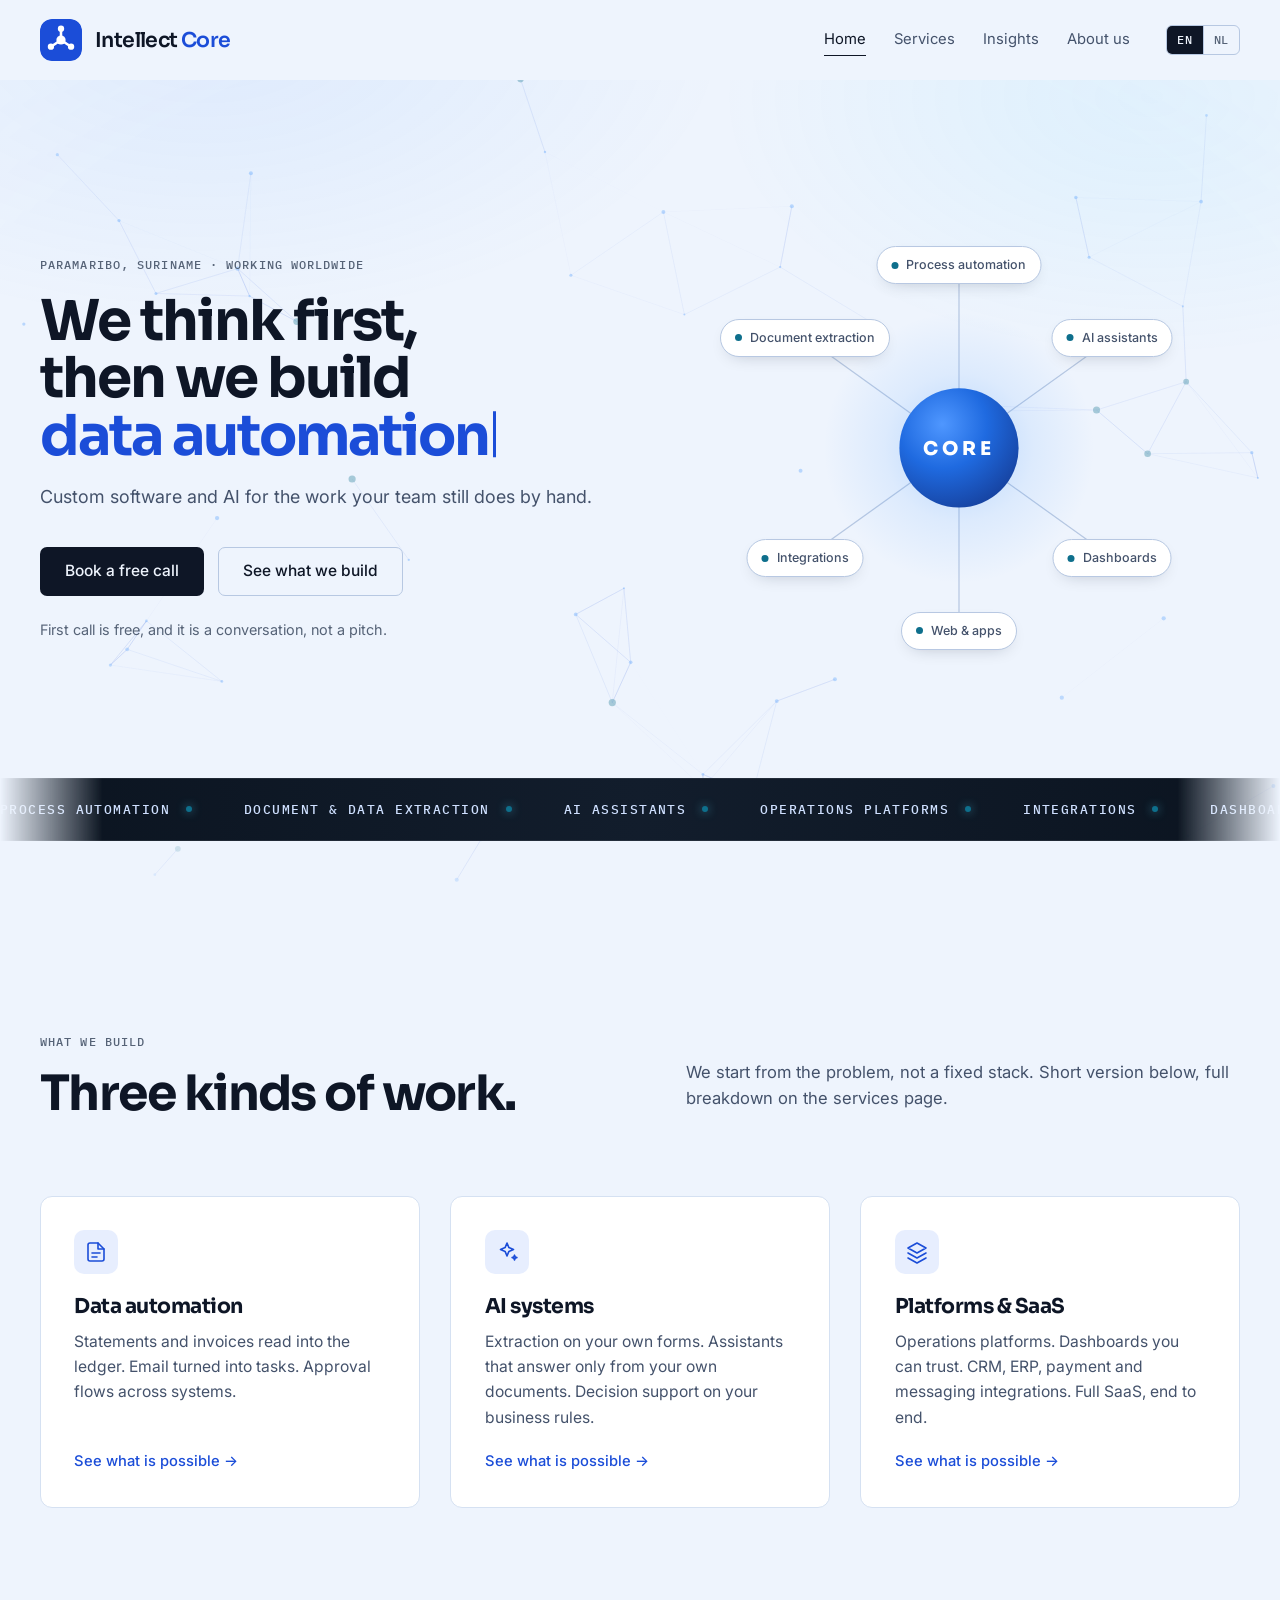
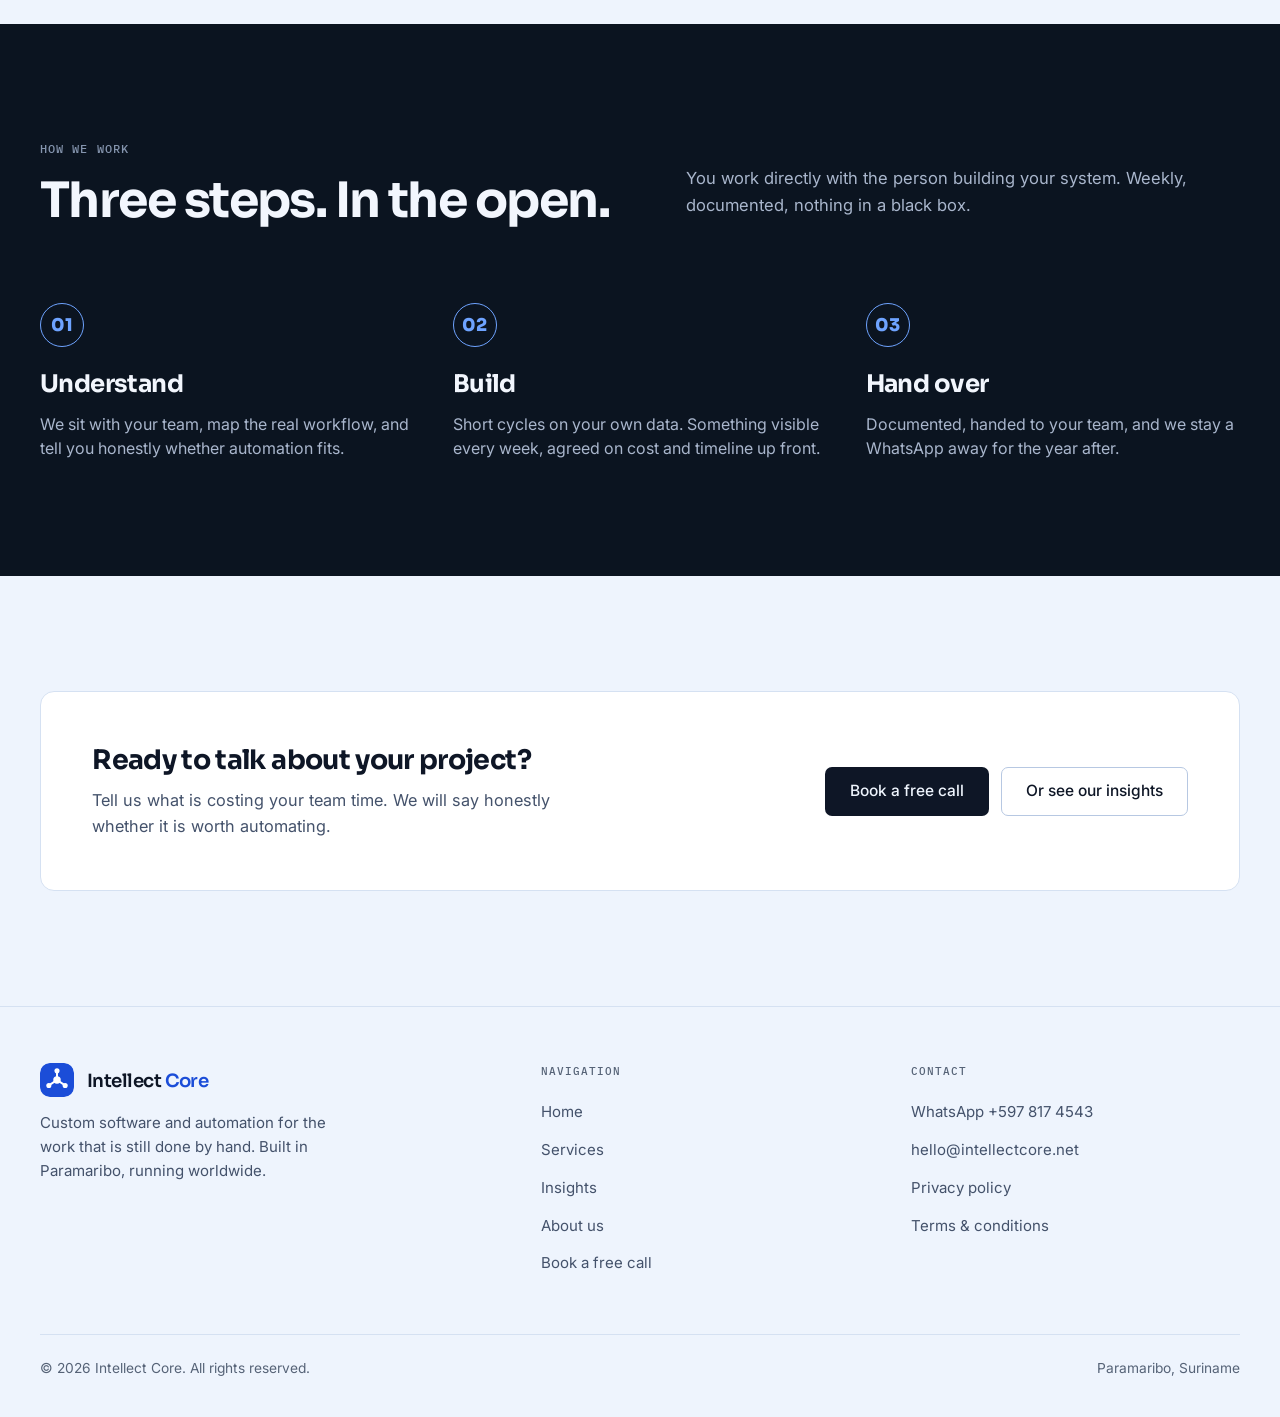
<file: website/main/index.html>
<!DOCTYPE html>
<html lang="en" data-lang="en">
<head>
<meta charset="UTF-8" />
<meta name="viewport" content="width=device-width, initial-scale=1.0" />
<title>Intellect Core | Software for the work your team still does by hand</title>
<meta name="description" content="Intellect Core builds custom software that takes over manual back-office work: bank statements, invoices, contracts, work orders and incoming email. Based in Paramaribo, Suriname, working worldwide." />
<meta name="robots" content="index, follow" />
<link rel="canonical" href="https://intellectcore.net/" />
<meta name="theme-color" content="#eef4fd" />
<meta name="geo.region" content="SR" />
<meta name="geo.placename" content="Paramaribo" />
<meta property="og:type" content="website" />
<meta property="og:url" content="https://intellectcore.net/" />
<meta property="og:site_name" content="Intellect Core" />
<meta property="og:title" content="Intellect Core | Software for the work your team still does by hand" />
<meta property="og:description" content="We map how work actually flows through your business, build the system that runs it, and hand it over so your team owns it." />
<meta property="og:image" content="https://intellectcore.net/og.png" />
<meta property="og:image:width" content="1200" />
<meta property="og:image:height" content="630" />
<meta name="twitter:card" content="summary_large_image" />
<meta name="twitter:image" content="https://intellectcore.net/og.png" />
<link rel="icon" type="image/svg+xml" href="favicon.svg" />
<script>
/* Force light mode. The theme toggle was removed, so this site does not
   flip to dark based on OS preference anymore. Clears any old preference. */
(function(){try{localStorage.removeItem("ic-theme")}catch(e){}
  document.documentElement.setAttribute("data-theme","light");
})();
</script>
<link rel="preconnect" href="https://fonts.googleapis.com" />
<link rel="preconnect" href="https://fonts.gstatic.com" crossorigin />
<link href="https://fonts.googleapis.com/css2?family=Sora:wght@600;700;800&family=Inter:wght@400;500;600&family=IBM+Plex+Mono:wght@400;500&display=swap" rel="stylesheet" />
<script type="application/ld+json">
{
  "@context": "https://schema.org",
  "@type": "ProfessionalService",
  "name": "Intellect Core",
  "description": "Custom software and automation for manual back-office work: document extraction, AI assistants, operations platforms, integrations and dashboards.",
  "url": "https://intellectcore.net/",
  "email": "hello@intellectcore.net",
  "telephone": "+597 817 4543",
  "address": { "@type": "PostalAddress", "addressLocality": "Paramaribo", "addressCountry": "SR" },
  "areaServed": ["Suriname", "Worldwide"]
}
</script>
<link rel="stylesheet" href="assets/site.css" />
</head>
<body data-page="home">
<a class="skip" href="#main" data-i18n="skip">Skip to content</a>

<header class="site-header" id="siteHeader">
  <div class="container hdr">
    <a class="brand" href="/" aria-label="Intellect Core, home">
      <svg class="mark" viewBox="0 0 100 100" aria-hidden="true">
        <rect width="100" height="100" rx="26" fill="#1b4dd8"/>
        <g stroke="#fff" stroke-width="6" stroke-linecap="round" fill="#fff">
          <path fill="none" d="M50 50V23 M50 50 26 66 M50 50 74 66"/>
          <circle cx="50" cy="23" r="7.5" stroke="none"/>
          <circle cx="26" cy="66" r="7.5" stroke="none"/>
          <circle cx="74" cy="66" r="7.5" stroke="none"/>
          <circle cx="50" cy="50" r="11" stroke="none"/>
        </g>
      </svg>
      <span style="color:var(--ink)"><b>Intellect</b> <span>Core</span></span>
    </a>

    <nav class="nav" id="navMenu" aria-label="Main">
      <a href="/" class="current" data-i18n="nav.home">Home</a>
      <a href="services.html" data-i18n="nav.services">Services</a>
      <a href="insights.html" data-i18n="nav.insights">Insights</a>
      <a href="about.html" data-i18n="nav.about">About us</a>
    </nav>

    <div class="hdr-end">
      <div class="langseg" role="group" aria-label="Language / Taal">
        <button type="button" data-lang="en" aria-pressed="true">EN</button>
        <button type="button" data-lang="nl" aria-pressed="false">NL</button>
      </div>
      <button class="nav-toggle" id="navToggle" type="button" aria-label="Menu" aria-expanded="false" aria-controls="navMenu">
        <svg aria-hidden="true" viewBox="0 0 24 24" width="18" height="18" fill="none" stroke="currentColor" stroke-width="1.8" stroke-linecap="round"><path d="M4 7h16M4 12h16M4 17h16"/></svg>
        <span class="nt-label" data-i18n="nav.menu">Menu</span>
      </button>
    </div>
  </div>
</header>

<main id="main">

  <!-- ══ HERO ══ -->
  <section class="hero" id="top">
    <div class="hero-net" aria-hidden="true"><canvas id="heroNet"></canvas></div>
    <div class="container">
     <div class="hero-grid has-art" id="heroGrid">
      <div>
      <span class="label" data-i18n="hero.label">Paramaribo, Suriname · working worldwide</span>
      <h1>
        <span data-i18n="hero.h1a">We think first,</span><br>
        <span data-i18n="hero.h1b">then we build</span><br>
        <span class="rot"><span class="rot-w" id="rotWord">data automation</span><span class="rot-c" aria-hidden="true"></span></span>
      </h1>
      <p class="lead" data-i18n="hero.lead">Custom software and AI for the work your team still does by hand.</p>
      <div class="hero-cta">
        <a class="btn btn-primary" href="book-a-free-call.html" data-i18n="hero.cta1">Book a free call</a>
        <a class="btn btn-ghost" href="services.html" data-i18n="hero.cta2">See what we build</a>
      </div>
      <p class="hero-note" data-i18n="hero.note">First call is free, and it is a conversation, not a pitch.</p>
      </div>
      <div class="hero-art" id="heroArt">
      <div class="core-stage" role="img" aria-label="One core, with capabilities radiating outward from it">
        <svg class="core-svg" viewBox="0 0 620 560" preserveAspectRatio="xMidYMid meet" aria-hidden="true">
          <defs>
            <radialGradient id="coreGlow" cx="50%" cy="50%" r="50%">
              <stop offset="0%" stop-color="rgba(46,139,255,.30)"/>
              <stop offset="55%" stop-color="rgba(46,139,255,.09)"/>
              <stop offset="100%" stop-color="rgba(46,139,255,0)"/>
            </radialGradient>
            <radialGradient id="coreFill" cx="36%" cy="30%" r="78%">
              <stop offset="0%" stop-color="#4f97ff"/>
              <stop offset="48%" stop-color="#1f6ae0"/>
              <stop offset="100%" stop-color="#16409c"/>
            </radialGradient>
          </defs>

          <g class="ic-spokes">
            <line class="ic-spoke" x1="310" y1="280" x2="310" y2="78"/>
            <line class="ic-spoke" x1="310" y1="280" x2="140" y2="158"/>
            <line class="ic-spoke" x1="310" y1="280" x2="480" y2="158"/>
            <line class="ic-spoke" x1="310" y1="280" x2="140" y2="402"/>
            <line class="ic-spoke" x1="310" y1="280" x2="480" y2="402"/>
            <line class="ic-spoke" x1="310" y1="280" x2="310" y2="482"/>
          </g>

          <g class="ic-pulses">
            <circle class="ic-pulse" cx="310" cy="212" r="4" style="--dx:0px;--dy:-134px;animation-delay:0s"/>
            <circle class="ic-pulse" cx="253" cy="240" r="4" style="--dx:-113px;--dy:-82px;animation-delay:.52s"/>
            <circle class="ic-pulse" cx="367" cy="240" r="4" style="--dx:113px;--dy:-82px;animation-delay:1.04s"/>
            <circle class="ic-pulse" cx="253" cy="320" r="4" style="--dx:-113px;--dy:82px;animation-delay:1.56s"/>
            <circle class="ic-pulse" cx="367" cy="320" r="4" style="--dx:113px;--dy:82px;animation-delay:2.08s"/>
            <circle class="ic-pulse" cx="310" cy="348" r="4" style="--dx:0px;--dy:134px;animation-delay:2.6s"/>
          </g>

          <circle cx="310" cy="280" r="150" fill="url(#coreGlow)"/>
          <circle class="core-ring" cx="310" cy="280" r="66" fill="none" stroke="#2e8bff" stroke-width="1.6"/>
          <circle cx="310" cy="280" r="66" fill="url(#coreFill)"/>
          <text class="core-label" x="310" y="281">CORE</text>
        </svg>

        <a class="cap-node" href="services.html#automation" style="left:50%;top:13.9%"><span class="nd"></span><span data-i18n="cap.auto">Process automation</span></a>
        <a class="cap-node" href="services.html#extraction" style="left:22.6%;top:28.2%"><span class="nd"></span><span data-i18n="cap.doc">Document extraction</span></a>
        <a class="cap-node" href="services.html#ai" style="left:77.4%;top:28.2%"><span class="nd"></span><span data-i18n="cap.ai">AI assistants</span></a>
        <a class="cap-node" href="services.html#integrations" style="left:22.6%;top:71.8%"><span class="nd"></span><span data-i18n="cap.int">Integrations</span></a>
        <a class="cap-node" href="services.html#dashboards" style="left:77.4%;top:71.8%"><span class="nd"></span><span data-i18n="cap.dash">Dashboards</span></a>
        <a class="cap-node" href="services.html#apps" style="left:50%;top:86.1%"><span class="nd"></span><span data-i18n="cap.apps">Web &amp; apps</span></a>
      </div>
      </div>
     </div>

      <div class="index-strip" aria-label="What we build">
        <ul>
          <li data-i18n="ix.1">Process automation</li>
          <li data-i18n="ix.2">Document &amp; data extraction</li>
          <li data-i18n="ix.3">AI assistants</li>
          <li data-i18n="ix.4">Operations platforms</li>
          <li data-i18n="ix.5">Integrations</li>
          <li data-i18n="ix.6">Dashboards</li>
          <li data-i18n="ix.1" aria-hidden="true">Process automation</li>
          <li data-i18n="ix.2" aria-hidden="true">Document &amp; data extraction</li>
          <li data-i18n="ix.3" aria-hidden="true">AI assistants</li>
          <li data-i18n="ix.4" aria-hidden="true">Operations platforms</li>
          <li data-i18n="ix.5" aria-hidden="true">Integrations</li>
          <li data-i18n="ix.6" aria-hidden="true">Dashboards</li>
        </ul>
      </div>
    </div>
  </section>

  <!-- ══ SERVICES OVERVIEW (short intro, links to services.html for detail) ══ -->
  <section class="section" id="overview">
    <div class="container">
      <div class="head rv">
        <div>
          <span class="label" data-i18n="ov.label">What we build</span>
          <h2 data-i18n="ov.h2">Three kinds of work.</h2>
        </div>
        <p class="deck" data-i18n="ov.deck">We start from the problem, not a fixed stack. Short version below, full breakdown on the services page.</p>
      </div>

      <div class="ov-grid rv">
        <a class="ov-card" href="services.html#automation">
          <div class="ov-ico" aria-hidden="true">
            <svg viewBox="0 0 24 24" fill="none" stroke="currentColor" stroke-width="1.6" stroke-linecap="round" stroke-linejoin="round">
              <path d="M14 3H6a2 2 0 0 0-2 2v14a2 2 0 0 0 2 2h12a2 2 0 0 0 2-2V9z"/>
              <path d="M14 3v6h6"/>
              <path d="M8 13h8M8 17h5"/>
            </svg>
          </div>
          <h3 data-i18n="ov1.h3">Data automation</h3>
          <p data-i18n="ov1.p">Statements and invoices read into the ledger. Email turned into tasks. Approval flows across systems.</p>
          <span class="ov-more" data-i18n="ov.more">See what is possible →</span>
        </a>
        <a class="ov-card" href="services.html#ai">
          <div class="ov-ico" aria-hidden="true">
            <svg viewBox="0 0 24 24" fill="none" stroke="currentColor" stroke-width="1.6" stroke-linecap="round" stroke-linejoin="round">
              <path d="M12 3l1.9 4.6L18.5 9.5l-4.6 1.9L12 16l-1.9-4.6L5.5 9.5l4.6-1.9z"/>
              <path d="M19.5 15.2l.7 1.7 1.7.7-1.7.7-.7 1.7-.7-1.7-1.7-.7 1.7-.7z"/>
            </svg>
          </div>
          <h3 data-i18n="ov2.h3">AI systems</h3>
          <p data-i18n="ov2.p">Extraction on your own forms. Assistants that answer only from your own documents. Decision support on your business rules.</p>
          <span class="ov-more" data-i18n="ov.more">See what is possible →</span>
        </a>
        <a class="ov-card" href="services.html#platform">
          <div class="ov-ico" aria-hidden="true">
            <svg viewBox="0 0 24 24" fill="none" stroke="currentColor" stroke-width="1.6" stroke-linecap="round" stroke-linejoin="round">
              <path d="M12 3 3 8l9 5 9-5-9-5z"/>
              <path d="M3 13l9 5 9-5"/>
              <path d="M3 18l9 5 9-5"/>
            </svg>
          </div>
          <h3 data-i18n="ov3.h3">Platforms &amp; SaaS</h3>
          <p data-i18n="ov3.p">Operations platforms. Dashboards you can trust. CRM, ERP, payment and messaging integrations. Full SaaS, end to end.</p>
          <span class="ov-more" data-i18n="ov.more">See what is possible →</span>
        </a>
      </div>
    </div>
  </section>

  <!-- ══ HOW WE WORK — three steps, clean ══ -->
  <section class="section dark" id="how">
    <div class="container">
      <div class="head rv">
        <div>
          <span class="label" data-i18n="ap.label">How we work</span>
          <h2 data-i18n="ap.h2">Three steps. In the open.</h2>
        </div>
        <p class="deck" data-i18n="ap.deck">You work directly with the person building your system. Weekly, documented, nothing in a black box.</p>
      </div>

      <div class="how3 rv">
        <article class="how-step">
          <span class="how-num">01</span>
          <h3 data-i18n="how1.h">Understand</h3>
          <p data-i18n="how1.p">We sit with your team, map the real workflow, and tell you honestly whether automation fits.</p>
        </article>
        <article class="how-step">
          <span class="how-num">02</span>
          <h3 data-i18n="how2.h">Build</h3>
          <p data-i18n="how2.p">Short cycles on your own data. Something visible every week, agreed on cost and timeline up front.</p>
        </article>
        <article class="how-step">
          <span class="how-num">03</span>
          <h3 data-i18n="how3.h">Hand over</h3>
          <p data-i18n="how3.p">Documented, handed to your team, and we stay a WhatsApp away for the year after.</p>
        </article>
      </div>
    </div>
  </section>

  <!-- ══ READY BAND (short bridge to contact) ══ -->
  <section class="section" id="ready">
    <div class="container">
      <div class="ready-band rv">
        <div>
          <h3 data-i18n="rd.h3">Ready to talk about your project?</h3>
          <p data-i18n="rd.p">Tell us what is costing your team time. We will say honestly whether it is worth automating.</p>
        </div>
        <div class="ready-cta">
          <a class="btn btn-primary" href="book-a-free-call.html" data-i18n="rd.cta1">Book a free call</a>
          <a class="btn btn-ghost" href="insights.html" data-i18n="rd.cta2">Or see our insights</a>
        </div>
      </div>
    </div>
  </section>
</main>

<footer class="site-footer">
  <div class="container">
    <div class="foot">
      <div class="foot-brand">
        <a class="brand" href="/" style="margin:0">
          <svg class="mark" viewBox="0 0 100 100" aria-hidden="true">
            <rect width="100" height="100" rx="26" fill="#1b4dd8"/>
            <g stroke="#fff" stroke-width="6" stroke-linecap="round" fill="#fff">
              <path fill="none" d="M50 50V23 M50 50 26 66 M50 50 74 66"/>
              <circle cx="50" cy="23" r="7.5" stroke="none"/><circle cx="26" cy="66" r="7.5" stroke="none"/>
              <circle cx="74" cy="66" r="7.5" stroke="none"/><circle cx="50" cy="50" r="11" stroke="none"/>
            </g>
          </svg>
          <span style="color:var(--ink)"><b>Intellect</b> <span>Core</span></span>
        </a>
        <p class="foot-about" data-i18n="ft.about">Custom software and automation for the work that is still done by hand. Built in Paramaribo, running worldwide.</p>
      </div>
      <div>
        <h5 data-i18n="ft.nav">Navigation</h5>
        <ul>
          <li><a href="/" data-i18n="nav.home">Home</a></li>
          <li><a href="services.html" data-i18n="nav.services">Services</a></li>
          <li><a href="insights.html" data-i18n="nav.insights">Insights</a></li>
          <li><a href="about.html" data-i18n="nav.about">About us</a></li>
          <li><a href="book-a-free-call.html" data-i18n="nav.book">Book a free call</a></li>
        </ul>
      </div>
      <div>
        <h5 data-i18n="ft.touch">Contact</h5>
        <ul>
          <li><a href="https://wa.me/5978174543" target="_blank" rel="noopener">WhatsApp +597 817 4543</a></li>
          <li><a href="mailto:hello@intellectcore.net">hello@intellectcore.net</a></li>
          <li><a href="privacybeleid.html" data-i18n="ft.privacy">Privacy policy</a></li>
          <li><a href="algemene-voorwaarden.html" data-i18n="ft.terms">Terms &amp; conditions</a></li>
        </ul>
      </div>
    </div>
    <div class="foot-bot">
      <span data-i18n="ft.rights">© 2026 Intellect Core. All rights reserved.</span>
      <span data-i18n="ft.where">Paramaribo, Suriname</span>
    </div>
  </div>
</footer>

<a class="fab" id="waFab" href="https://wa.me/5978174543?text=Hi%20Intellect%20Core%2C%20I%27d%20like%20to%20talk%20about%20a%20project" target="_blank" rel="noopener">
  <svg aria-hidden="true" viewBox="0 0 24 24" fill="currentColor"><path d="M12.04 2c-5.46 0-9.9 4.44-9.9 9.9 0 1.75.46 3.45 1.32 4.95L2 22l5.3-1.39a9.86 9.86 0 0 0 4.74 1.21h.01c5.46 0 9.9-4.44 9.9-9.9 0-2.64-1.03-5.13-2.9-7A9.82 9.82 0 0 0 12.04 2zm0 18.15h-.01a8.2 8.2 0 0 1-4.18-1.15l-.3-.18-3.11.82.83-3.03-.2-.31a8.2 8.2 0 0 1-1.26-4.4c0-4.54 3.7-8.23 8.24-8.23 2.2 0 4.27.86 5.82 2.42a8.18 8.18 0 0 1 2.41 5.82c0 4.54-3.69 8.24-8.24 8.24zm4.52-6.17c-.25-.12-1.47-.72-1.69-.81-.23-.08-.39-.12-.56.13-.16.24-.64.8-.78.97-.15.16-.29.18-.53.06-.25-.13-1.05-.39-1.99-1.23-.74-.66-1.23-1.47-1.38-1.72-.14-.25-.01-.38.11-.5.11-.11.25-.29.37-.43.13-.15.17-.25.25-.41.09-.17.04-.31-.02-.43-.06-.12-.56-1.34-.76-1.84-.2-.48-.41-.42-.56-.43h-.48c-.17 0-.43.06-.66.31-.22.25-.87.85-.87 2.07s.9 2.4 1.02 2.56c.12.17 1.75 2.67 4.23 3.74.59.26 1.05.41 1.41.52.59.19 1.13.16 1.56.1.47-.07 1.47-.6 1.67-1.18.21-.58.21-1.07.15-1.18-.06-.1-.22-.17-.47-.29z"/></svg>
  <span data-i18n="fab">WhatsApp us</span>
</a>

<script src="assets/site.js" defer></script>
</body>
</html>
</file>
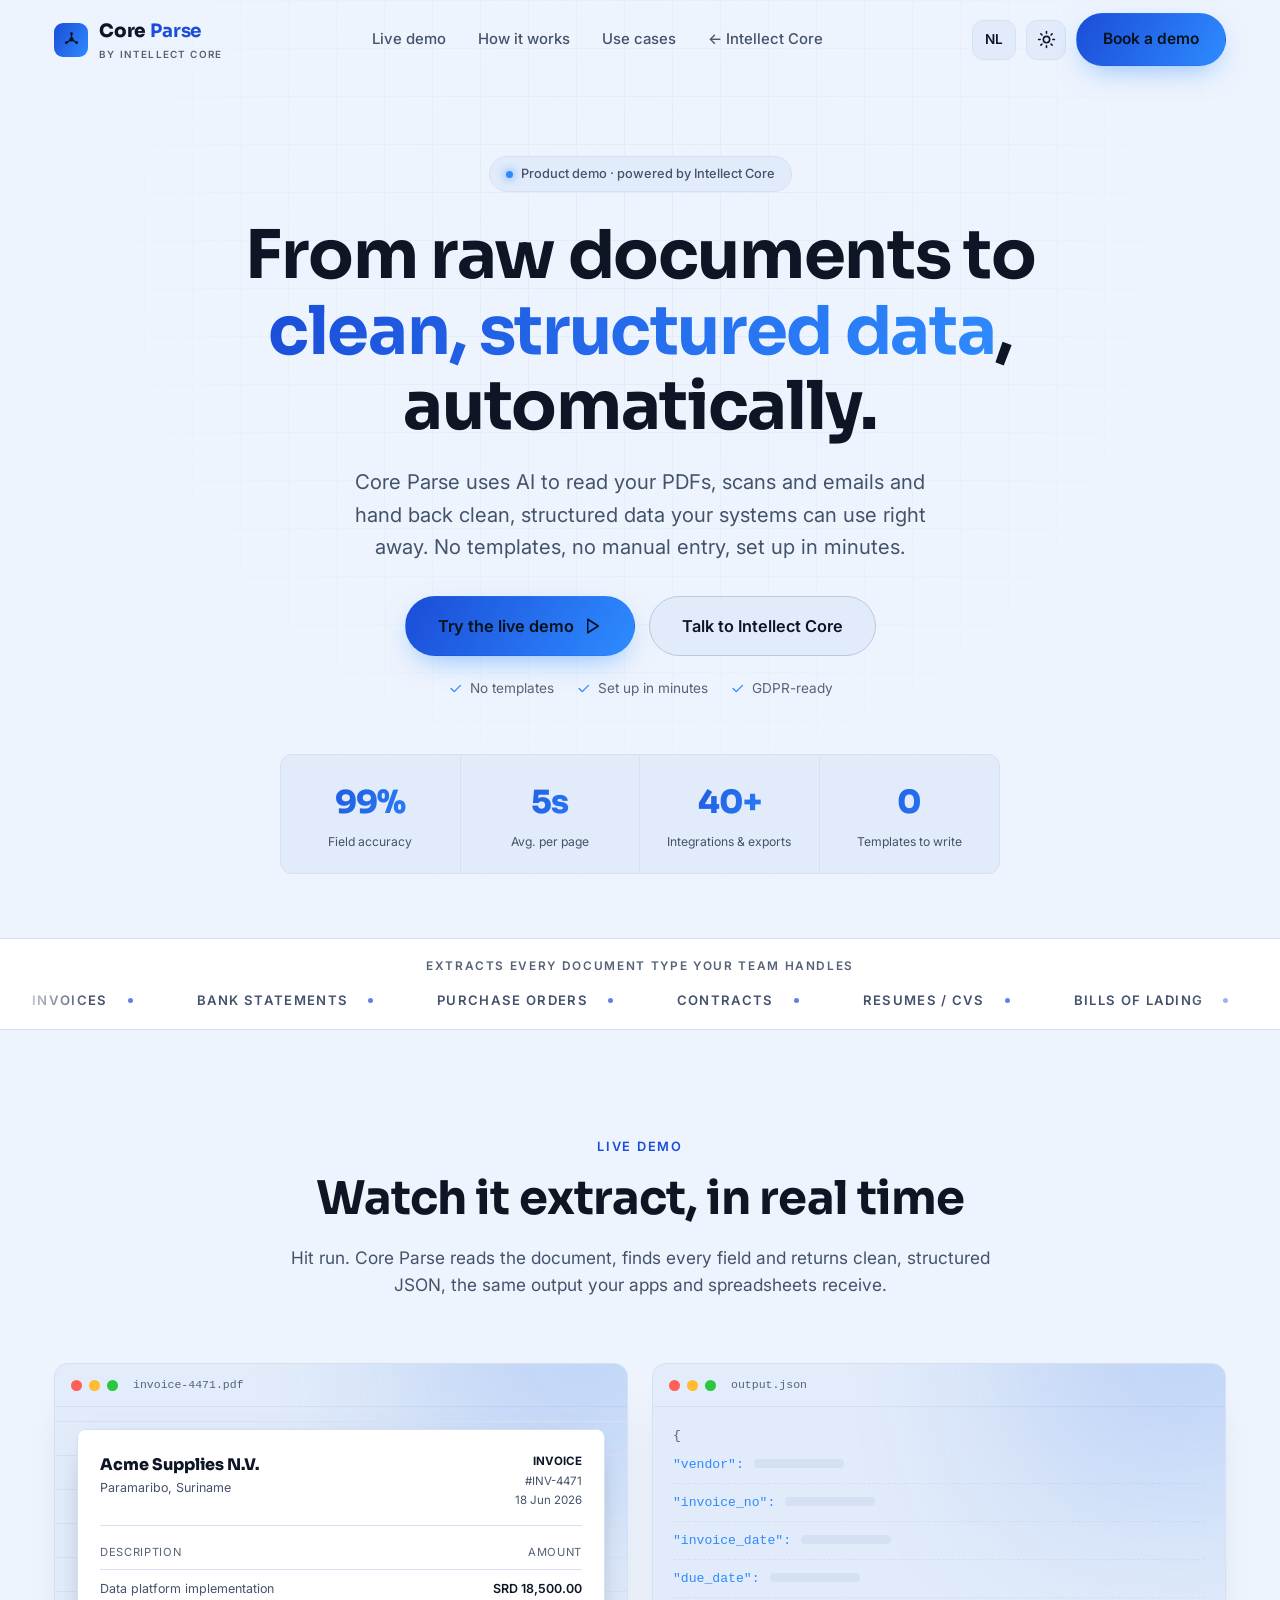
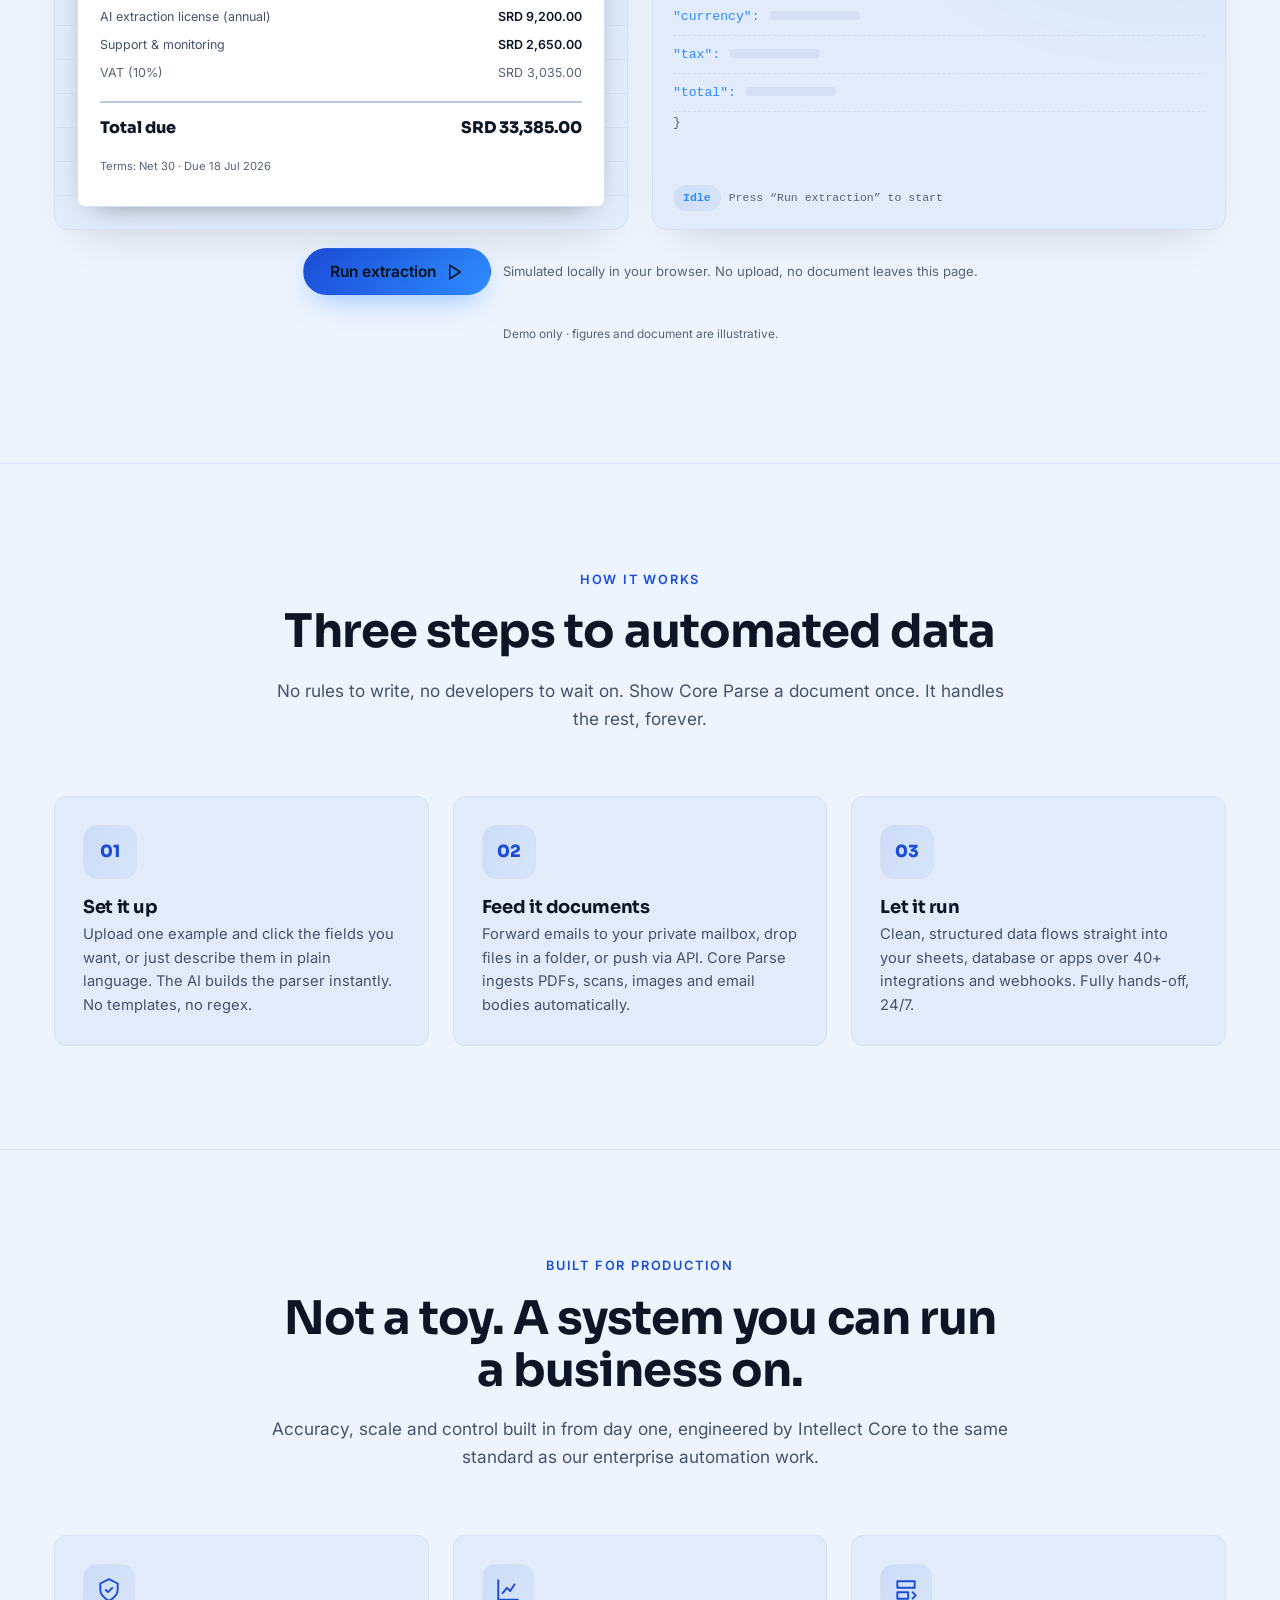
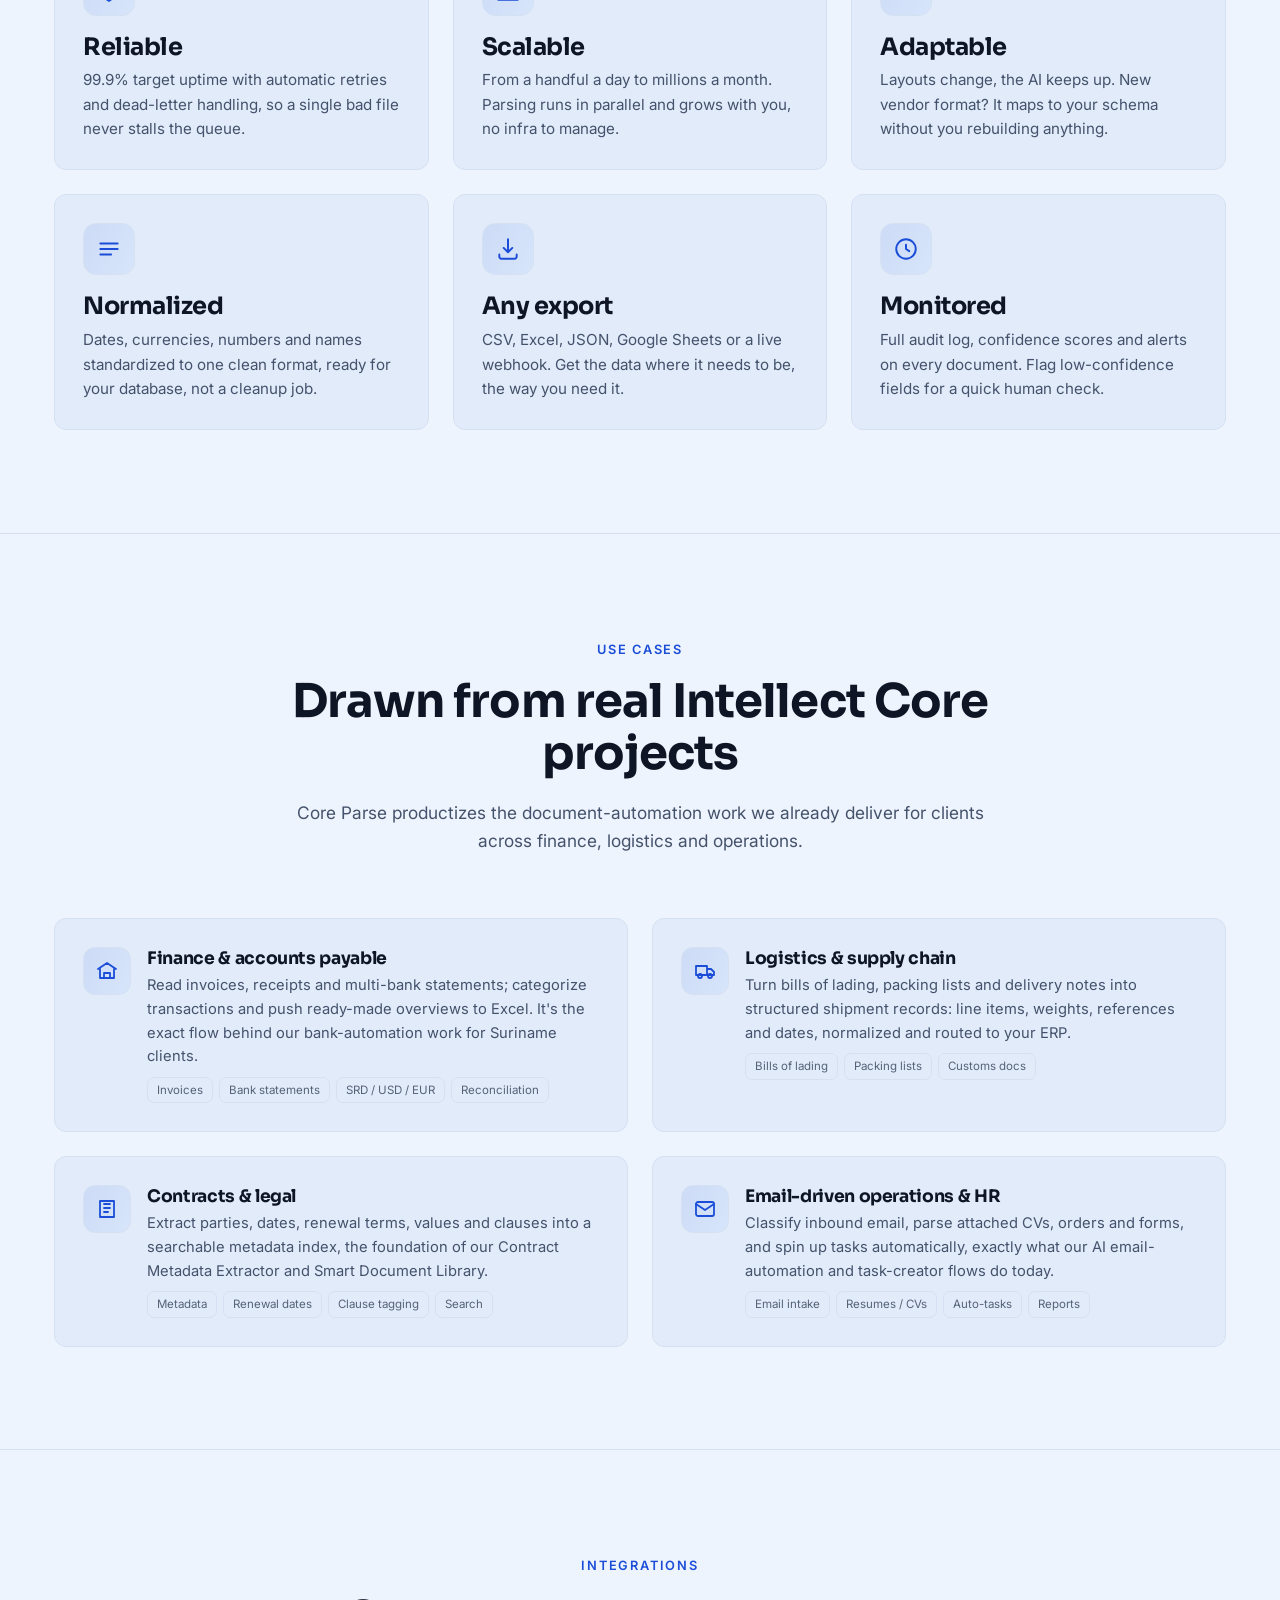
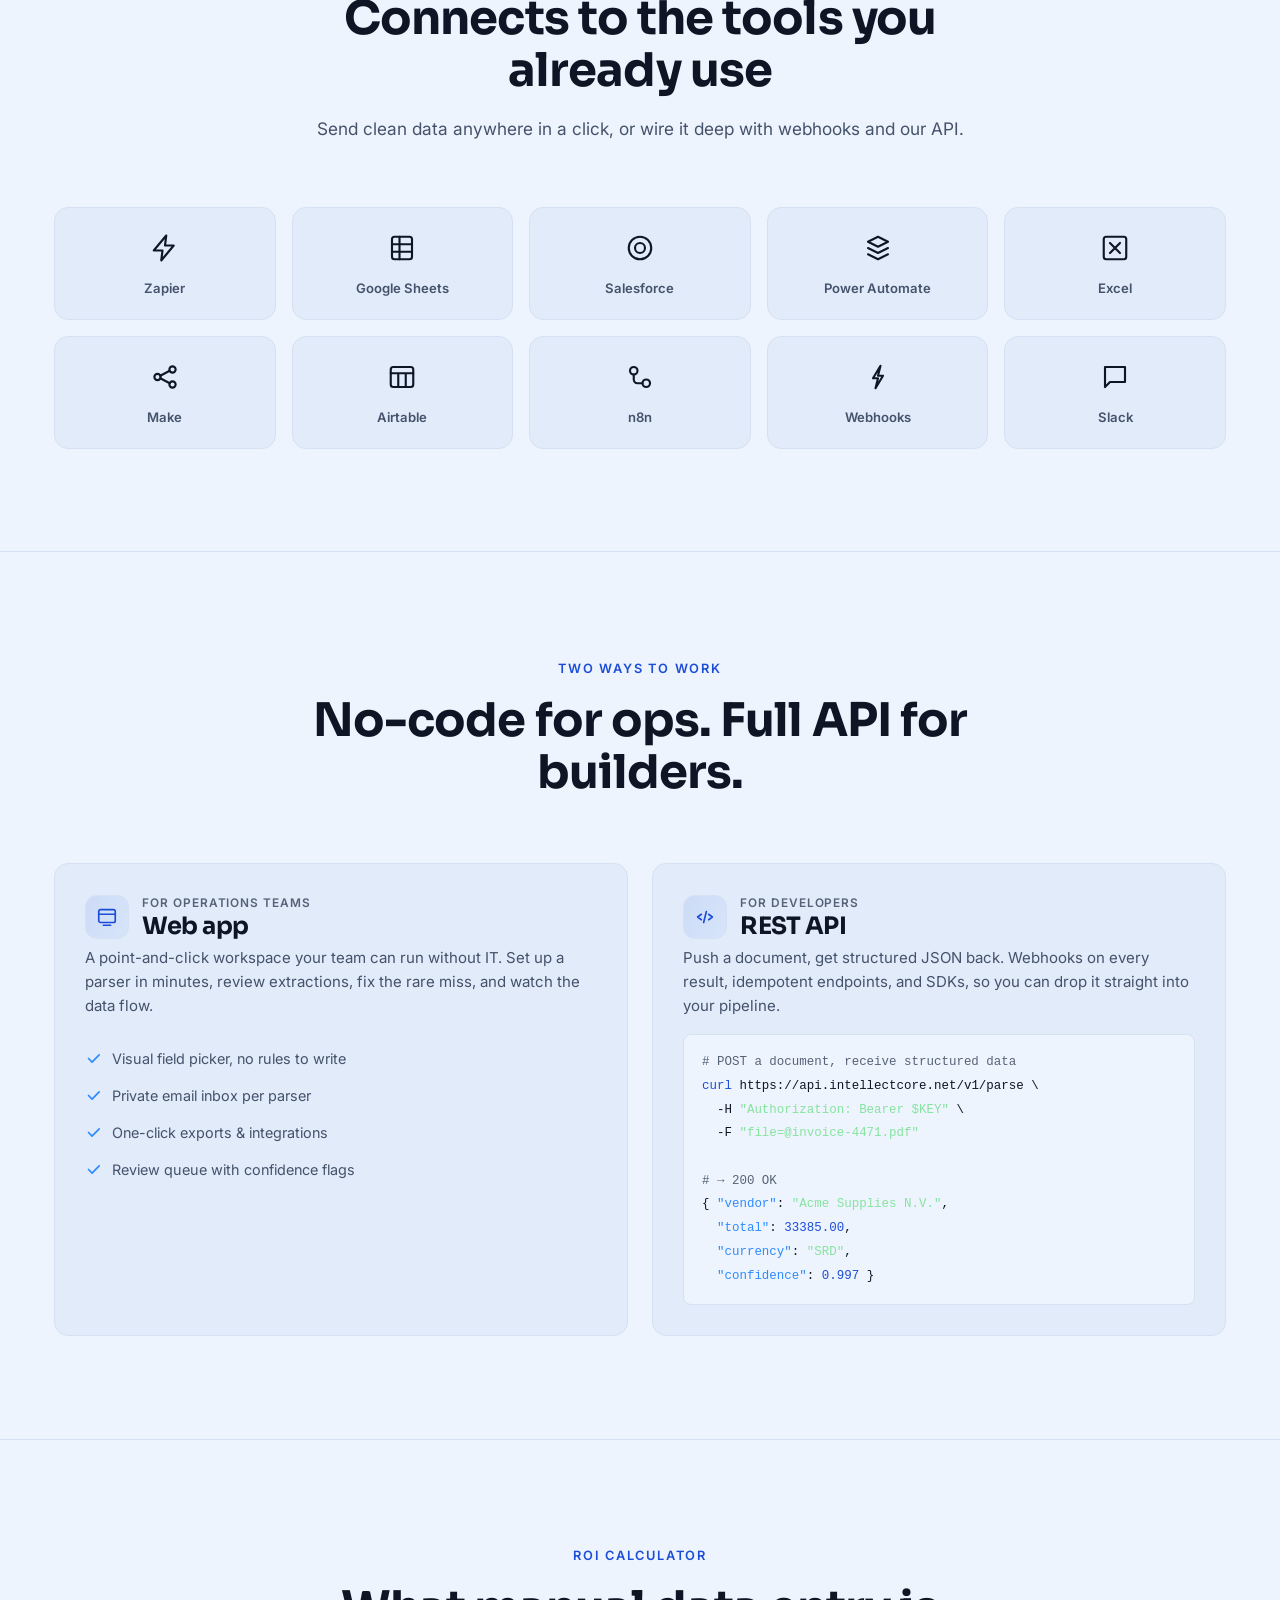
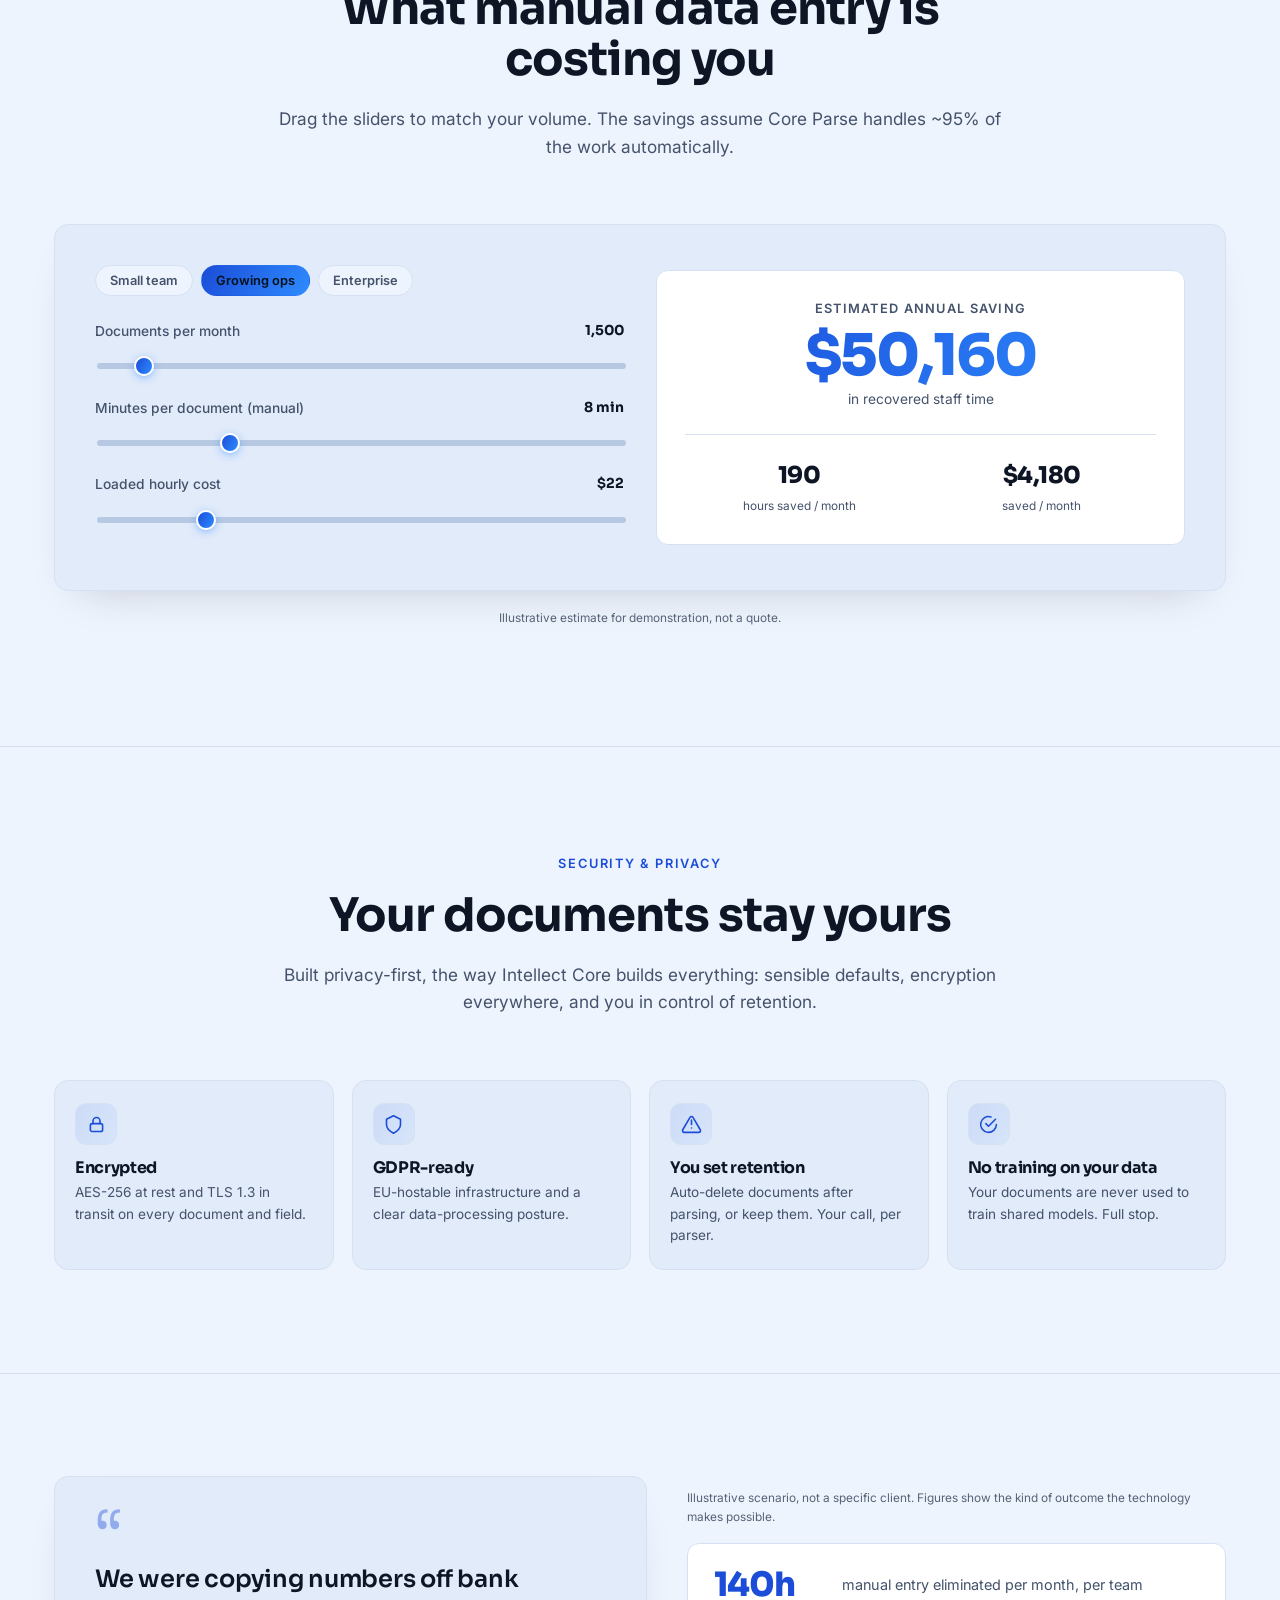
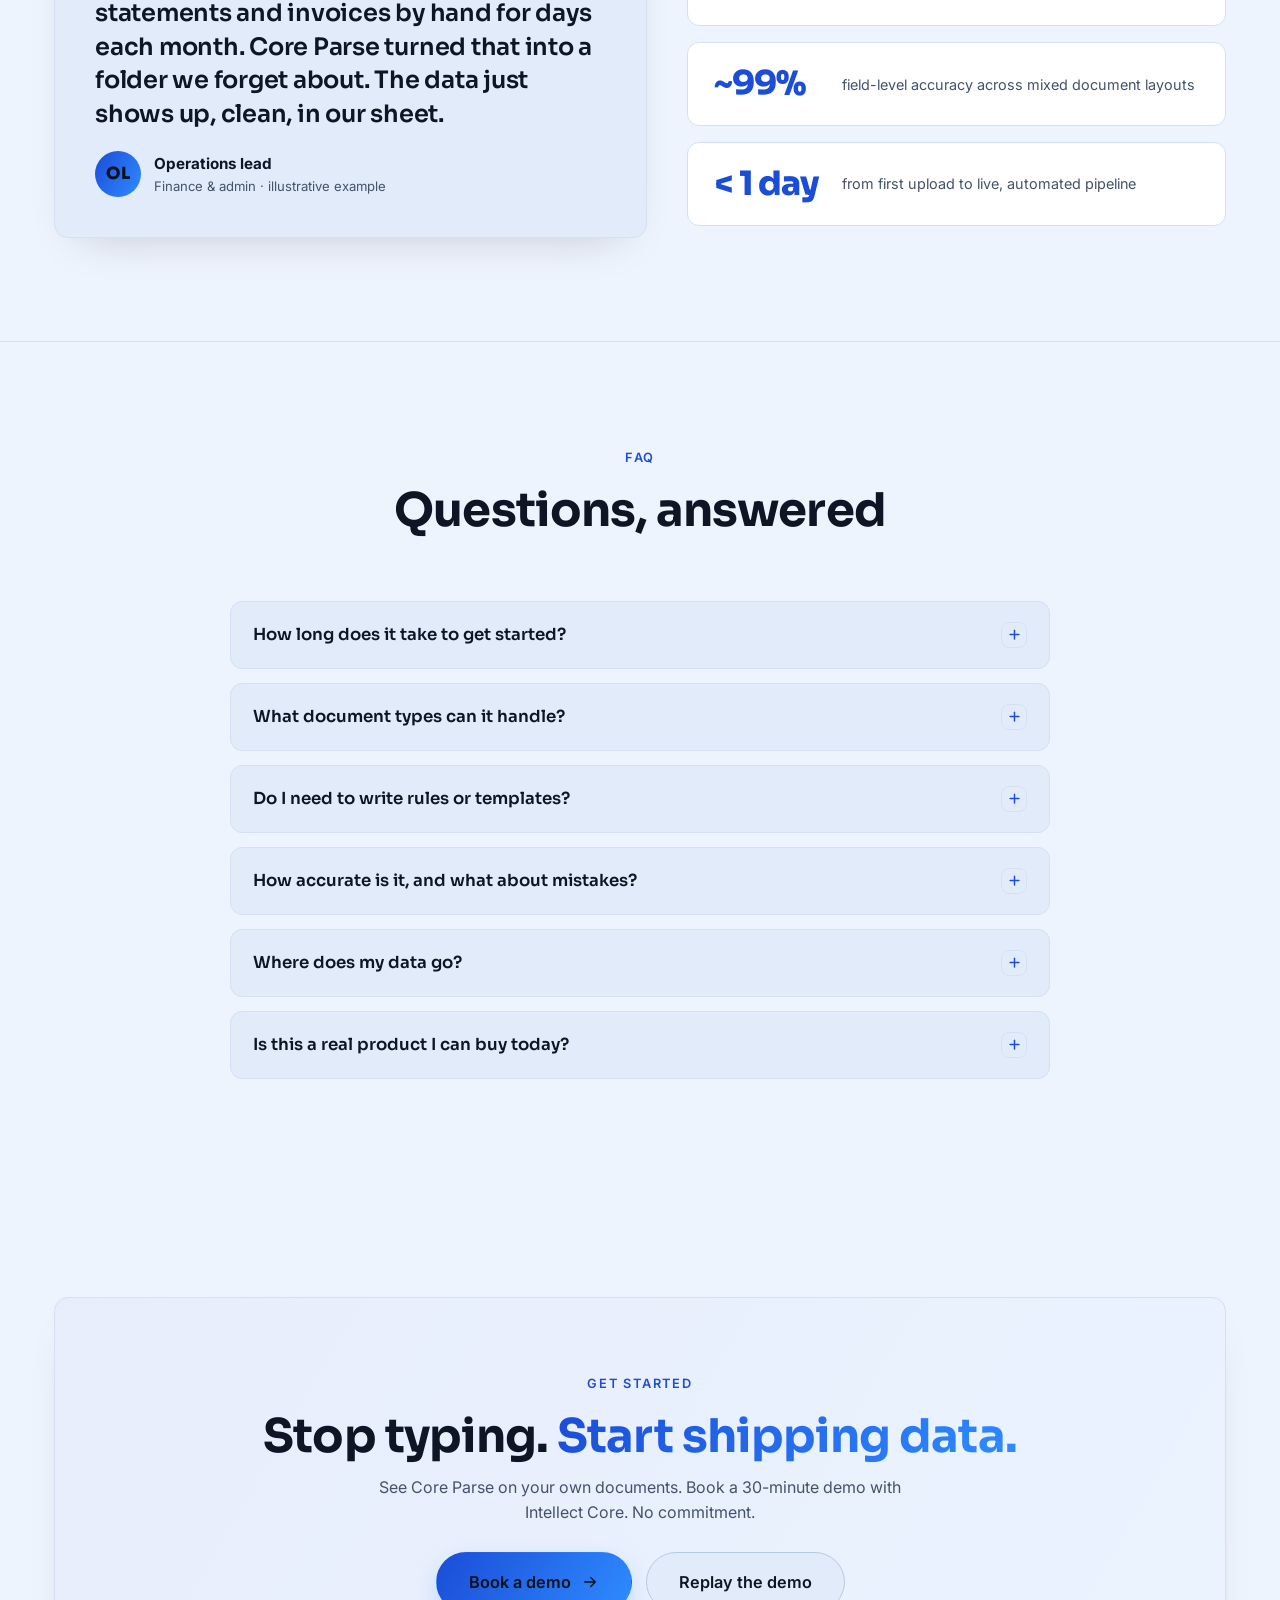
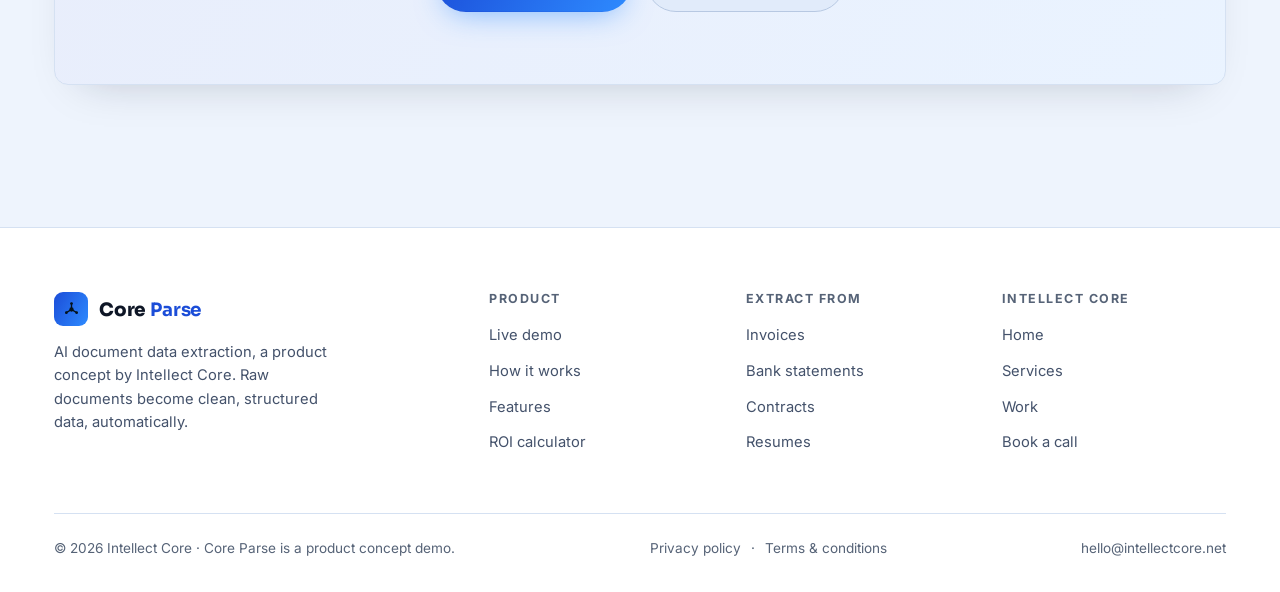
<file: website/main/technical/demo/index.html>
<!DOCTYPE html>
<html lang="en" data-lang="en" data-theme="light">
<head>
<meta charset="UTF-8" />
<meta name="viewport" content="width=device-width, initial-scale=1.0" />
<title>Core Parse · AI Document Data Extraction · by Intellect Core</title>
<meta name="description" content="Core Parse by Intellect Core: AI data extraction that reads PDFs, scans and emails and returns clean, structured data your systems can use. No templates, no manual entry, set up in minutes." />
<meta name="robots" content="noindex, nofollow" />
<meta name="theme-color" content="#070d1a" />
<!-- Open Graph -->
<meta property="og:type" content="website" />
<meta property="og:site_name" content="Core Parse · by Intellect Core" />
<meta property="og:title" content="Core Parse · AI Document Data Extraction" />
<meta property="og:description" content="AI data extraction that turns documents into clean, structured data, by Intellect Core." />
<meta property="og:image" content="../../logo.svg" />
<link rel="icon" type="image/svg+xml" href="../../favicon.svg" />
<link rel="preconnect" href="https://fonts.googleapis.com" />
<link rel="preconnect" href="https://fonts.gstatic.com" crossorigin />
<link href="https://fonts.googleapis.com/css2?family=Inter:wght@400;500;600;700&family=Sora:wght@600;700;800&display=swap" rel="stylesheet" />
<style>
/* =====================================================================
   Core Parse — product demo site
   Built on the Intellect Core design system (blue + cyan, dark default).
   ===================================================================== */
/* Aligned with the main Intellect Core site (2026-09-30):
   light-first with dark override, blue accent (#1b4dd8), Sora/Inter,
   hairlines and paper-tones. Demo-specific class names (.bg-card,
   .text-muted, --border etc.) are kept via compat mappings so the
   rest of this file's CSS keeps working unchanged. */
:root{
  --paper:#eef4fd;
  --paper-2:#ffffff;
  --paper-3:#e1ebfa;
  --ink:#0e1626;
  --ink-2:#44526b;
  --ink-3:#566377;
  --rule:#d5e1f2;
  --rule-2:#b7c8e2;
  --accent:#1b4dd8;
  --accent-bright:#2e8bff;
  --accent-soft:#e7eefe;
  --mark:#0e6f8c;

  /* Compat: demo-specific token names alias to the main tokens. */
  --bg:var(--paper);
  --bg-elev:var(--paper-2);
  --bg-card:var(--paper-3);
  --bg-card-hover:var(--rule);
  --border:var(--rule);
  --border-strong:var(--rule-2);
  --text:var(--ink);
  --text-muted:var(--ink-2);
  --text-dim:var(--ink-3);
  --accent-2:var(--accent-bright);
  --accent-3:var(--accent-bright);

  --gradient:linear-gradient(120deg,var(--accent),var(--accent-bright));
  --gradient-soft:linear-gradient(120deg,rgba(27,77,216,.10),rgba(46,139,255,.06));
  --ok:#186238;
  --warn:#c17c00;
  --shadow:0 20px 44px -28px rgba(14,22,38,.26);
  --glow:none;

  --sans:"Inter",system-ui,-apple-system,"Segoe UI",Roboto,Helvetica,Arial,sans-serif;
  --display:"Sora","Segoe UI",Inter,system-ui,sans-serif;
  --mono:"IBM Plex Mono",ui-monospace,Menlo,Consolas,monospace;
  --font:var(--sans);
  --font-display:var(--display);

  --maxw:1220px;
  --radius:12px; --radius-lg:14px; --radius-sm:8px;
  --header-h:80px;
  --ease:cubic-bezier(.22,1,.36,1);
}
[data-theme="dark"]{
  --paper:#0b1420;
  --paper-2:#121d2c;
  --paper-3:#18243a;
  --ink:#f2f6fd;
  --ink-2:#a9b6cc;
  --ink-3:#8494ad;
  --rule:rgba(255,255,255,.11);
  --rule-2:rgba(255,255,255,.2);
  --accent:#6ea3ff;
  --accent-bright:#8fc0ff;
  --accent-soft:rgba(110,163,255,.14);
  --mark:#4fc8e8;
  --shadow:0 24px 60px -20px rgba(0,0,0,.65);
}
/* keep light-attr override backward compatible */
[data-theme="light"]{ color-scheme:light }
*,*::before,*::after{box-sizing:border-box}
html{scroll-behavior:smooth;scroll-padding-top:calc(var(--header-h) + 16px)}
@media(prefers-reduced-motion:reduce){html{scroll-behavior:auto}*{animation-duration:.001ms!important;transition-duration:.001ms!important}}
body{margin:0;font-family:var(--font);background:var(--bg);color:var(--text);line-height:1.6;-webkit-font-smoothing:antialiased;text-rendering:optimizeLegibility;overflow-x:hidden;transition:background .4s var(--ease),color .4s var(--ease)}
body::before{content:none}
img{max-width:100%;display:block}
a{color:inherit;text-decoration:none}
h1,h2,h3,h4{font-family:var(--font-display);font-weight:700;line-height:1.12;letter-spacing:-.02em;margin:0 0 .4em}
h1{font-size:clamp(2.5rem,5.6vw,4.2rem)}
h2{font-size:clamp(1.9rem,3.8vw,2.9rem)}
h3{font-size:clamp(1.2rem,2vw,1.5rem)}
p{margin:0 0 1rem}
::selection{background:var(--accent);color:#021018}

.container{width:100%;max-width:var(--maxw);margin:0 auto;padding:0 24px}
.section{padding:clamp(60px,8vw,112px) 0}
.section--tight{padding:clamp(40px,6vw,72px) 0}
.text-center{text-align:center}
.muted{color:var(--text-muted)}
.gradient-text{background:var(--gradient);-webkit-background-clip:text;background-clip:text;color:transparent}
.eyebrow{display:inline-flex;align-items:center;gap:8px;font-size:.8rem;font-weight:600;letter-spacing:.14em;text-transform:uppercase;color:var(--accent);margin-bottom:16px}
.section-head{max-width:740px;margin:0 auto clamp(40px,5vw,64px)}
.section-head.center{text-align:center}
.section-head.center .eyebrow{justify-content:center}
.section-head p{color:var(--text-muted);font-size:1.08rem}
.grid{display:grid;gap:24px}
.grid-2{grid-template-columns:repeat(2,1fr)}
.grid-3{grid-template-columns:repeat(3,1fr)}
.grid-4{grid-template-columns:repeat(4,1fr)}
@media(max-width:900px){.grid-3,.grid-4{grid-template-columns:repeat(2,1fr)}}
@media(max-width:600px){.grid-2,.grid-3,.grid-4{grid-template-columns:1fr}}

/* Buttons */
.btn{display:inline-flex;align-items:center;gap:10px;padding:13px 26px;border-radius:999px;font-weight:600;font-size:.97rem;cursor:pointer;border:1px solid transparent;font-family:inherit;transition:transform .25s var(--ease),box-shadow .25s var(--ease),background .25s,border-color .25s;white-space:nowrap}
.btn svg{width:18px;height:18px}
.btn-primary{background:var(--gradient);color:#04121b;box-shadow:0 10px 30px -10px rgba(46,139,255,.6)}
.btn-primary:hover{transform:translateY(-2px);box-shadow:0 18px 40px -12px rgba(46,139,255,.7)}
.btn-primary:disabled{opacity:.7;cursor:default;transform:none;box-shadow:none}
.btn-ghost{background:var(--bg-card);color:var(--text);border-color:var(--border-strong);backdrop-filter:blur(8px)}
.btn-ghost:hover{transform:translateY(-2px);border-color:var(--accent);color:var(--accent)}
.btn-lg{padding:16px 32px;font-size:1.02rem}

/* Header */
.site-header{position:fixed;top:0;left:0;right:0;height:var(--header-h);z-index:100;display:flex;align-items:center;transition:background .3s,border-color .3s,backdrop-filter .3s;border-bottom:1px solid transparent}
.site-header.scrolled{background:color-mix(in srgb,var(--bg) 78%,transparent);backdrop-filter:blur(16px) saturate(140%);border-bottom-color:var(--border)}
.nav{display:flex;align-items:center;justify-content:space-between;width:100%;gap:24px}
.brand{display:inline-flex;align-items:center;gap:11px;font-family:var(--font-display);font-weight:700;font-size:1.15rem;letter-spacing:-.01em}
.brand .logo-mark{width:34px;height:34px;display:grid;place-items:center;border-radius:9px;background:var(--gradient);box-shadow:var(--glow)}
.brand .logo-mark svg{width:19px;height:19px}
.brand b{font-weight:800}
.brand .ac{color:var(--accent)}
.brand .by{display:block;font-family:var(--font);font-size:.62rem;font-weight:600;letter-spacing:.12em;text-transform:uppercase;color:var(--text-dim);margin-top:1px}
.nav-links{display:flex;align-items:center;gap:4px;list-style:none;margin:0;padding:0}
.nav-links a{display:block;padding:9px 14px;border-radius:10px;font-size:.93rem;font-weight:500;color:var(--text-muted);transition:color .2s,background .2s}
.nav-links a:hover{color:var(--text);background:var(--bg-card)}
.nav-actions{display:flex;align-items:center;gap:10px}
.theme-toggle{width:40px;height:40px;display:grid;place-items:center;border-radius:11px;background:var(--bg-card);border:1px solid var(--border);color:var(--text);cursor:pointer;transition:border-color .2s,transform .2s,color .2s}
.theme-toggle:hover{border-color:var(--accent);color:var(--accent);transform:rotate(15deg)}
.theme-toggle svg{width:19px;height:19px}
.lang-toggle{height:40px;min-width:40px;padding:0 12px;display:grid;place-items:center;border-radius:11px;background:var(--bg-card);border:1px solid var(--border);color:var(--text);cursor:pointer;font:inherit;font-weight:600;font-size:.85rem;transition:border-color .2s,color .2s}
.lang-toggle:hover{border-color:var(--accent);color:var(--accent)}
.theme-toggle .icon-sun{display:none}
[data-theme="light"] .theme-toggle .icon-sun{display:block}
[data-theme="light"] .theme-toggle .icon-moon{display:none}
.nav-toggle{display:none;width:42px;height:42px;border-radius:11px;background:var(--bg-card);border:1px solid var(--border);color:var(--text);cursor:pointer;position:relative}
.nav-toggle span,.nav-toggle span::before,.nav-toggle span::after{content:"";position:absolute;left:11px;width:20px;height:2px;background:currentColor;border-radius:2px;transition:transform .3s var(--ease),opacity .2s}
.nav-toggle span{top:20px}
.nav-toggle span::before{top:-6px}
.nav-toggle span::after{top:6px}
body.nav-open .nav-toggle span{background:transparent}
body.nav-open .nav-toggle span::before{transform:translateY(6px) rotate(45deg)}
body.nav-open .nav-toggle span::after{transform:translateY(-6px) rotate(-45deg)}
@media(max-width:980px){
  .nav-toggle{display:block}
  .nav-links{position:fixed;inset:var(--header-h) 0 auto 0;flex-direction:column;align-items:stretch;gap:2px;padding:16px 20px 24px;background:var(--bg-elev);border-bottom:1px solid var(--border);box-shadow:var(--shadow);transform:translateY(-135%);transition:transform .4s var(--ease)}
  body.nav-open .nav-links{transform:translateY(0)}
  .nav-links a{padding:14px 12px;font-size:1.05rem}
  .cta-nav-desktop{display:none}
}

/* Hero */
.hero{position:relative;padding:calc(var(--header-h) + 76px) 0 64px;overflow:hidden;text-align:center}
.hero-grid{position:absolute;inset:0;z-index:-1;opacity:.5}
.hero-grid::before{content:"";position:absolute;inset:0;background-image:linear-gradient(var(--border) 1px,transparent 1px),linear-gradient(90deg,var(--border) 1px,transparent 1px);background-size:48px 48px;mask-image:radial-gradient(circle at 50% 28%,black,transparent 72%);-webkit-mask-image:radial-gradient(circle at 50% 28%,black,transparent 72%)}
.hero-inner{max-width:880px;margin:0 auto}
.hero h1{margin-bottom:22px}
.hero h1 em{font-style:normal}
.hero .lead{font-size:clamp(1.05rem,2vw,1.27rem);color:var(--text-muted);max-width:620px;margin:0 auto}
.hero-cta{display:flex;flex-wrap:wrap;gap:14px;margin-top:32px;justify-content:center}
.hero-trust{margin-top:22px;font-size:.85rem;color:var(--text-dim);display:flex;flex-wrap:wrap;gap:8px 22px;justify-content:center}
.hero-trust span{display:inline-flex;align-items:center;gap:7px}
.hero-trust svg{width:15px;height:15px;color:var(--accent-3)}
.badge{display:inline-flex;align-items:center;gap:8px;padding:7px 16px;border-radius:999px;background:var(--bg-card);border:1px solid var(--border);font-size:.8rem;color:var(--text-muted);font-weight:500;margin-bottom:26px}
.badge .dot{width:7px;height:7px;border-radius:50%;background:var(--accent-3);box-shadow:0 0 10px var(--accent-3);animation:pulse 2s ease-in-out infinite}
@keyframes pulse{0%,100%{box-shadow:0 0 0 0 rgba(90,209,255,.4)}50%{box-shadow:0 0 0 6px rgba(90,209,255,0)}}

/* Metrics */
.hmet{display:grid;grid-template-columns:repeat(4,1fr);max-width:720px;margin:54px auto 0;border:1px solid var(--border);border-radius:var(--radius);overflow:hidden;background:var(--bg-card)}
.met{padding:22px 12px;text-align:center;border-right:1px solid var(--border);transition:background .3s}
.met:last-child{border-right:none}
.met:hover{background:var(--bg-card-hover)}
.met .mn{font-family:var(--font-display);font-size:clamp(1.5rem,3.4vw,2rem);font-weight:800;letter-spacing:-.03em}
.met .ml{font-size:.76rem;color:var(--text-muted);margin-top:4px}
@media(max-width:640px){.hmet{grid-template-columns:1fr 1fr}.met:nth-child(2){border-right:none}.met:nth-child(1),.met:nth-child(2){border-bottom:1px solid var(--border)}}

/* Cards */
.card{position:relative;background:var(--bg-card);border:1px solid var(--border);border-radius:var(--radius);padding:28px;transition:transform .35s var(--ease),border-color .35s,background .35s,box-shadow .35s;overflow:hidden}
.card:hover{transform:translateY(-5px);border-color:var(--border-strong);background:var(--bg-card-hover);box-shadow:var(--shadow)}
.card::after{content:"";position:absolute;inset:0;border-radius:inherit;padding:1px;background:var(--gradient);-webkit-mask:linear-gradient(#000 0 0) content-box,linear-gradient(#000 0 0);-webkit-mask-composite:xor;mask-composite:exclude;opacity:0;transition:opacity .35s}
.card:hover::after{opacity:.6}
.card .icon{width:52px;height:52px;border-radius:13px;display:grid;place-items:center;margin-bottom:18px;background:var(--gradient-soft);border:1px solid var(--border);color:var(--accent)}
.card .icon svg{width:26px;height:26px}
.card h3{margin-bottom:8px}
.card p{color:var(--text-muted);font-size:.95rem;margin:0}

/* Marquee */
.mwrap{border-top:1px solid var(--border);border-bottom:1px solid var(--border);padding:18px 0;overflow:hidden;background:var(--bg-elev);position:relative}
.mwrap .mlabel{text-align:center;font-size:.74rem;letter-spacing:.14em;text-transform:uppercase;color:var(--text-dim);margin-bottom:14px;font-weight:600}
.mwrap::before,.mwrap::after{content:"";position:absolute;top:0;bottom:0;width:90px;z-index:1}
.mwrap::before{left:0;background:linear-gradient(90deg,var(--bg-elev),transparent)}
.mwrap::after{right:0;background:linear-gradient(-90deg,var(--bg-elev),transparent)}
.mtrack{display:flex;width:max-content;animation:mq 30s linear infinite}
.mtrack:hover{animation-play-state:paused}
@keyframes mq{from{transform:translateX(0)}to{transform:translateX(-50%)}}
.mi{display:flex;align-items:center;gap:1.25rem;padding:0 2rem;font-size:.82rem;color:var(--text-muted);font-weight:600;letter-spacing:.1em;text-transform:uppercase;white-space:nowrap}
.ms{width:5px;height:5px;border-radius:50%;background:var(--accent);opacity:.7}

/* Split */
.split{display:grid;grid-template-columns:1fr 1.05fr;gap:56px;align-items:center}
@media(max-width:920px){.split{grid-template-columns:1fr;gap:36px}}

/* Glass panel */
.glass-panel{background:var(--bg-card);border:1px solid var(--border);border-radius:var(--radius-lg);overflow:hidden;box-shadow:var(--shadow);position:relative}
.glass-panel::before{content:"";position:absolute;top:-40%;right:-20%;width:320px;height:320px;background:var(--gradient);filter:blur(90px);opacity:.18;pointer-events:none}
.tbar{padding:12px 16px;background:rgba(255,255,255,.03);border-bottom:1px solid var(--border);display:flex;align-items:center;gap:7px}
.td{width:11px;height:11px;border-radius:50%}
.td.r{background:#ff5f57}.td.y{background:#febc2e}.td.g{background:#28c840}
.ttitle{font-size:.72rem;color:var(--text-dim);margin-left:8px;font-family:var(--mono)}

/* ── Live extraction demo ── */
.demo-wrap{display:grid;grid-template-columns:1fr 1fr;gap:24px;align-items:stretch}
@media(max-width:880px){.demo-wrap{grid-template-columns:1fr}}
.demo-col{display:flex;flex-direction:column}
.demo-col .tbar .ttitle{flex:1}
.demo-doc{padding:22px;background:repeating-linear-gradient(0deg,transparent,transparent 33px,var(--border) 33px,var(--border) 34px);position:relative}
.doc-sheet{background:var(--bg-elev);border:1px solid var(--border);border-radius:8px;padding:22px 22px 26px;font-size:.78rem;color:var(--text-muted);box-shadow:0 10px 30px -18px rgba(0,0,0,.6)}
.doc-head{display:flex;justify-content:space-between;align-items:flex-start;border-bottom:1px solid var(--border);padding-bottom:14px;margin-bottom:14px}
.doc-head .dh-co{font-family:var(--font-display);font-weight:800;font-size:1rem;color:var(--text)}
.doc-head .dh-meta{text-align:right;font-size:.72rem;line-height:1.7}
.doc-row{display:flex;justify-content:space-between;padding:4px 0;gap:12px}
.doc-row.lbl{color:var(--text-dim);font-size:.7rem;text-transform:uppercase;letter-spacing:.06em;border-bottom:1px solid var(--border);padding-bottom:7px;margin-bottom:5px}
.doc-row b{color:var(--text);font-weight:600}
.doc-total{display:flex;justify-content:space-between;margin-top:14px;padding-top:12px;border-top:2px solid var(--border-strong);font-family:var(--font-display);font-weight:800;color:var(--text);font-size:1rem}
.scanbar{position:absolute;left:14px;right:14px;height:2px;background:var(--gradient);box-shadow:0 0 14px var(--accent);border-radius:2px;top:24px;opacity:0;pointer-events:none}
.demo-doc.scanning .scanbar{opacity:1;animation:scan 1.6s var(--ease)}
@keyframes scan{0%{top:24px}100%{top:calc(100% - 24px)}}

.demo-fields{padding:18px 20px;font-family:var(--mono);font-size:.82rem;flex:1;display:flex;flex-direction:column}
.jbrace{color:var(--text-dim)}
.field{display:flex;align-items:center;gap:10px;padding:8px 0;border-bottom:1px dashed var(--border);min-height:38px}
.field:last-of-type{border-bottom:none}
.field .fk{color:var(--accent-3);white-space:nowrap}
.field .fv{color:var(--text);flex:1;min-width:0}
.field .fv .ph{display:inline-block;width:90px;height:9px;border-radius:4px;background:var(--bg-card-hover);position:relative;overflow:hidden}
.field .fv .ph::after{content:"";position:absolute;inset:0;background:linear-gradient(90deg,transparent,rgba(255,255,255,.12),transparent);transform:translateX(-100%)}
.field.loading .fv .ph::after{animation:shimmer 1.1s infinite}
@keyframes shimmer{to{transform:translateX(100%)}}
.field .fstat{width:18px;height:18px;flex-shrink:0;display:grid;place-items:center;border-radius:50%;color:var(--text-dim)}
.field.done .fstat{color:var(--ok)}
.field.done .fstat svg{width:13px;height:13px}
.field .conf{font-size:.66rem;color:var(--text-dim);opacity:0;transition:opacity .3s}
.field.done .conf{opacity:1}
.demo-actions{display:flex;flex-wrap:wrap;gap:12px;align-items:center;margin-top:18px;justify-content:center}
.demo-actions .hint{font-size:.82rem;color:var(--text-dim)}
.demo-fields .out-foot{margin-top:auto;padding-top:14px;font-size:.72rem;color:var(--text-dim);display:flex;align-items:center;gap:8px}
.demo-fields .out-foot .pill{padding:3px 9px;border-radius:999px;background:var(--gradient-soft);border:1px solid var(--border);color:var(--accent-3);font-weight:600}

/* Steps */
.steps{display:grid;grid-template-columns:repeat(3,1fr);gap:24px;counter-reset:s}
@media(max-width:820px){.steps{grid-template-columns:1fr}}
.step{text-align:left}
.step .num{width:54px;height:54px;border-radius:14px;display:grid;place-items:center;font-family:var(--font-display);font-weight:800;font-size:1.05rem;background:var(--gradient-soft);border:1px solid var(--border);color:var(--accent);margin-bottom:18px}
.step h4{font-family:var(--font-display);font-size:1.12rem;margin-bottom:6px}
.step p{color:var(--text-muted);font-size:.92rem;margin:0}

/* Use cases */
.uc{display:flex;gap:16px;align-items:flex-start}
.uc .uc-ic{width:48px;height:48px;border-radius:12px;flex-shrink:0;display:grid;place-items:center;background:var(--gradient-soft);border:1px solid var(--border);color:var(--accent)}
.uc .uc-ic svg{width:24px;height:24px}
.uc h4{font-family:var(--font-display);font-size:1.08rem;margin:2px 0 6px}
.uc p{color:var(--text-muted);font-size:.92rem;margin:0 0 8px}
.uc .uc-tags{display:flex;flex-wrap:wrap;gap:6px}
.uc .uc-tags span{font-size:.72rem;color:var(--text-dim);background:var(--bg-card);border:1px solid var(--border);border-radius:7px;padding:3px 9px}

/* Integrations grid */
.intg{display:grid;grid-template-columns:repeat(5,1fr);gap:16px}
@media(max-width:900px){.intg{grid-template-columns:repeat(3,1fr)}}
@media(max-width:520px){.intg{grid-template-columns:repeat(2,1fr)}}
.itile{background:var(--bg-card);border:1px solid var(--border);border-radius:14px;padding:20px 12px;display:flex;flex-direction:column;align-items:center;gap:10px;text-align:center;transition:border-color .3s,transform .3s var(--ease),background .3s,box-shadow .3s;cursor:default}
.itile:hover{border-color:var(--border-strong);transform:translateY(-5px);background:var(--bg-card-hover);box-shadow:var(--shadow)}
.itile .ilogo{width:40px;height:40px;display:grid;place-items:center;color:var(--text)}
.itile .ilogo svg{width:30px;height:30px}
.itile span{font-size:.82rem;font-weight:600;color:var(--text-muted)}

/* Production / capability grid (reuses .card) */
.cap p{margin-top:6px}
.cap .icon{color:var(--accent)}

/* Two modes */
.modes{display:grid;grid-template-columns:1fr 1fr;gap:24px;align-items:stretch}
@media(max-width:880px){.modes{grid-template-columns:1fr}}
.mode{background:var(--bg-card);border:1px solid var(--border);border-radius:var(--radius-lg);padding:30px;display:flex;flex-direction:column;transition:border-color .35s,transform .35s var(--ease),box-shadow .35s}
.mode:hover{border-color:var(--border-strong);transform:translateY(-4px);box-shadow:var(--shadow)}
.mode-h{display:flex;align-items:center;gap:13px;margin-bottom:6px}
.mode-h .mi-ic{width:44px;height:44px;border-radius:12px;flex-shrink:0;display:grid;place-items:center;background:var(--gradient-soft);border:1px solid var(--border);color:var(--accent)}
.mode-h .mi-ic svg{width:22px;height:22px}
.mode h3{margin:0}
.mode .mtag{font-size:.74rem;color:var(--text-dim);font-weight:600;letter-spacing:.08em;text-transform:uppercase}
.mode>p{color:var(--text-muted);font-size:.94rem}
.mode ul{list-style:none;padding:0;margin:6px 0 0}
.mode ul li{font-size:.9rem;color:var(--text-muted);padding:7px 0;display:flex;gap:10px;align-items:flex-start}
.mode ul li svg{width:17px;height:17px;color:var(--accent-3);flex-shrink:0;margin-top:3px}
.code-panel{background:var(--bg);border:1px solid var(--border);border-radius:var(--radius-sm);padding:16px 18px;font-family:var(--mono);font-size:.78rem;line-height:1.9;overflow-x:auto;margin-top:auto}
.code-panel .c-key{color:var(--accent-3)}
.code-panel .c-str{color:#86e3a0}
.code-panel .c-fn{color:var(--accent)}
.code-panel .c-com{color:var(--text-dim)}

/* ROI calculator */
.roi{display:grid;grid-template-columns:1fr 1fr;gap:32px;align-items:center;background:var(--bg-card);border:1px solid var(--border);border-radius:var(--radius-lg);padding:clamp(24px,4vw,40px);box-shadow:var(--shadow)}
@media(max-width:880px){.roi{grid-template-columns:1fr;gap:28px}}
.roi-presets{display:flex;flex-wrap:wrap;gap:8px;margin-bottom:24px}
.roi-presets button{font-family:inherit;font-size:.8rem;font-weight:600;padding:7px 14px;border-radius:999px;background:var(--bg);border:1px solid var(--border);color:var(--text-muted);cursor:pointer;transition:border-color .2s,color .2s,background .2s}
.roi-presets button:hover{border-color:var(--accent);color:var(--accent)}
.roi-presets button.active{background:var(--gradient);color:#04121b;border-color:transparent}
.roi-field{margin-bottom:20px}
.roi-field .rl{display:flex;justify-content:space-between;font-size:.86rem;margin-bottom:9px}
.roi-field .rl span:first-child{color:var(--text-muted);font-weight:500}
.roi-field .rl span:last-child{color:var(--text);font-weight:700;font-family:var(--font-display)}
.roi-field input[type=range]{width:100%;-webkit-appearance:none;appearance:none;height:6px;border-radius:999px;background:var(--border-strong);outline:none;cursor:pointer}
.roi-field input[type=range]::-webkit-slider-thumb{-webkit-appearance:none;width:20px;height:20px;border-radius:50%;background:var(--gradient);box-shadow:0 2px 10px -2px rgba(46,139,255,.8);border:2px solid var(--bg-elev)}
.roi-field input[type=range]::-moz-range-thumb{width:18px;height:18px;border:2px solid var(--bg-elev);border-radius:50%;background:var(--accent);cursor:pointer}
.roi-out{background:var(--bg-elev);border:1px solid var(--border);border-radius:var(--radius);padding:28px;text-align:center}
.roi-out .ro-lbl{font-size:.8rem;letter-spacing:.1em;text-transform:uppercase;color:var(--text-muted);font-weight:600}
.roi-out .ro-big{font-family:var(--font-display);font-weight:800;font-size:clamp(2.6rem,7vw,3.6rem);letter-spacing:-.03em;line-height:1.05;margin:6px 0 2px}
.roi-out .ro-sub{font-size:.86rem;color:var(--text-muted)}
.roi-out .ro-split{display:grid;grid-template-columns:1fr 1fr;gap:14px;margin-top:24px;padding-top:22px;border-top:1px solid var(--border)}
.roi-out .ro-split .rs .v{font-family:var(--font-display);font-weight:800;font-size:1.45rem;letter-spacing:-.02em}
.roi-out .ro-split .rs .k{font-size:.74rem;color:var(--text-muted);margin-top:3px}
.roi-note{font-size:.74rem;color:var(--text-dim);margin-top:18px;text-align:center}

/* Security */
.sec-grid{display:grid;grid-template-columns:repeat(4,1fr);gap:18px;margin-top:10px}
@media(max-width:820px){.sec-grid{grid-template-columns:repeat(2,1fr)}}
@media(max-width:480px){.sec-grid{grid-template-columns:1fr}}
.sec-item{background:var(--bg-card);border:1px solid var(--border);border-radius:14px;padding:22px 20px;transition:border-color .3s,transform .3s,background .3s}
.sec-item:hover{border-color:var(--border-strong);transform:translateY(-3px);background:var(--bg-card-hover)}
.sec-item .si-ic{width:42px;height:42px;border-radius:11px;display:grid;place-items:center;background:var(--gradient-soft);border:1px solid var(--border);color:var(--accent);margin-bottom:14px}
.sec-item .si-ic svg{width:21px;height:21px}
.sec-item h4{font-family:var(--font-display);font-size:1rem;margin:0 0 5px}
.sec-item p{font-size:.85rem;color:var(--text-muted);margin:0}

/* Testimonial / results */
.results{display:grid;grid-template-columns:1.1fr 1fr;gap:40px;align-items:center}
@media(max-width:880px){.results{grid-template-columns:1fr;gap:30px}}
.quote{background:var(--bg-card);border:1px solid var(--border);border-radius:var(--radius-lg);padding:clamp(28px,4vw,40px);box-shadow:var(--shadow);position:relative}
.quote .qmark{font-family:var(--font-display);font-size:4rem;line-height:.6;color:var(--accent);opacity:.4}
.quote blockquote{font-family:var(--font-display);font-size:clamp(1.15rem,2.2vw,1.5rem);font-weight:600;line-height:1.4;letter-spacing:-.01em;margin:8px 0 20px}
.quote .qby{display:flex;align-items:center;gap:13px}
.quote .qav{width:46px;height:46px;border-radius:50%;background:var(--gradient);display:grid;place-items:center;font-family:var(--font-display);font-weight:800;color:#04121b;font-size:1.05rem}
.quote .qn{font-weight:700;font-size:.95rem}
.quote .qr{font-size:.82rem;color:var(--text-muted)}
.rstats{display:grid;gap:16px}
.rstat{background:var(--bg-elev);border:1px solid var(--border);border-radius:var(--radius);padding:24px 26px;display:flex;align-items:center;gap:20px;transition:border-color .3s,transform .3s}
.rstat:hover{border-color:var(--border-strong);transform:translateX(4px)}
.rstat .rv-n{font-family:var(--font-display);font-weight:800;font-size:2.1rem;letter-spacing:-.03em;line-height:1;color:var(--accent);min-width:108px}
.rstat .rv-l{font-size:.9rem;color:var(--text-muted)}

/* FAQ */
.faq{max-width:820px;margin:0 auto}
.qa{border:1px solid var(--border);border-radius:var(--radius);background:var(--bg-card);margin-bottom:14px;overflow:hidden;transition:border-color .3s,background .3s}
.qa.open{border-color:var(--border-strong);background:var(--bg-card-hover)}
.qa-q{width:100%;text-align:left;background:none;border:none;color:var(--text);font-family:var(--font-display);font-weight:600;font-size:1.04rem;padding:20px 22px;cursor:pointer;display:flex;justify-content:space-between;align-items:center;gap:18px}
.qa-q .qi{width:26px;height:26px;flex-shrink:0;border-radius:8px;border:1px solid var(--border);display:grid;place-items:center;color:var(--accent);transition:transform .3s var(--ease),background .3s}
.qa-q .qi svg{width:15px;height:15px}
.qa.open .qa-q .qi{transform:rotate(45deg);background:var(--gradient-soft)}
.qa-a{max-height:0;overflow:hidden;transition:max-height .4s var(--ease)}
.qa-a div{padding:0 22px 20px;color:var(--text-muted);font-size:.94rem}

/* CTA band */
.cta-band{position:relative;overflow:hidden;background:var(--bg-elev);border:1px solid var(--border);border-radius:var(--radius-lg);padding:clamp(40px,6vw,72px);text-align:center;box-shadow:var(--shadow)}
.cta-band::before{content:"";position:absolute;inset:0;z-index:0;background:var(--gradient);opacity:.1}
.cta-band>*{position:relative;z-index:1}
.cta-band h2{margin-bottom:12px}
.cta-band p{color:var(--text-muted);max-width:540px;margin:0 auto 26px}
.cta-band .hero-cta{justify-content:center;margin-top:0}

/* Footer */
.site-footer{border-top:1px solid var(--border);padding:64px 0 32px;margin-top:40px;background:var(--bg-elev)}
.footer-grid{display:grid;grid-template-columns:1.8fr 1fr 1fr 1fr;gap:32px}
@media(max-width:820px){.footer-grid{grid-template-columns:1fr 1fr;gap:28px}}
@media(max-width:480px){.footer-grid{grid-template-columns:1fr}}
.footer-grid h4{font-size:.78rem;letter-spacing:.12em;text-transform:uppercase;color:var(--text-dim);margin-bottom:16px;font-family:var(--font)}
.footer-grid ul{list-style:none;padding:0;margin:0}
.footer-grid ul li{margin-bottom:10px}
.footer-grid ul a{color:var(--text-muted);font-size:.92rem;transition:color .2s}
.footer-grid ul a:hover{color:var(--accent)}
.footer-about p{color:var(--text-muted);font-size:.92rem;max-width:280px;margin-top:14px}
.footer-bottom{display:flex;flex-wrap:wrap;gap:12px 20px;justify-content:space-between;align-items:center;margin-top:48px;padding-top:24px;border-top:1px solid var(--border);color:var(--text-dim);font-size:.85rem}
.footer-legal{display:flex;gap:10px;align-items:center;flex-wrap:wrap}
.footer-legal a{color:var(--text-dim);transition:color .2s}
.footer-legal a:hover{color:var(--accent)}

/* Reveal */
.rv{opacity:0;transform:translateY(24px);transition:opacity .7s var(--ease),transform .7s var(--ease)}
.rv.vis{opacity:1;transform:none}
.d1{transition-delay:.08s}.d2{transition-delay:.16s}.d3{transition-delay:.24s}.d4{transition-delay:.32s}.d5{transition-delay:.4s}
.skip-link{position:absolute;left:-999px;top:0;background:var(--accent);color:#04121b;padding:10px 16px;border-radius:0 0 10px 0;z-index:200;font-weight:600}
.skip-link:focus{left:0}
.divider{height:1px;background:var(--border);border:none;margin:0}
.demo-note{font-size:.74rem;color:var(--text-dim);text-align:center;margin-top:30px}
</style>
</head>
<body>
<a href="#main" class="skip-link">Skip to content</a>

<!-- HEADER -->
<header class="site-header" id="siteHeader">
  <div class="container nav">
    <a class="brand" href="../../index.html" aria-label="Back to Intellect Core">
      <span class="logo-mark"><svg viewBox="0 0 24 24" fill="none" stroke="#04121b" stroke-width="1.7" stroke-linecap="round" stroke-linejoin="round"><path d="M12 12V4.4M12 12 5.5 16M12 12 18.5 16"/><circle cx="12" cy="4.4" r="1.7" fill="#04121b" stroke="none"/><circle cx="5.5" cy="16" r="1.7" fill="#04121b" stroke="none"/><circle cx="18.5" cy="16" r="1.7" fill="#04121b" stroke="none"/><circle cx="12" cy="12" r="2.7" fill="#04121b" stroke="none"/></svg></span>
      <span><b>Core</b> <span class="ac">Parse</span><span class="by">by Intellect Core</span></span>
    </a>
    <nav aria-label="Main menu">
      <ul class="nav-links" id="navLinks">
        <li><a data-i18n="nav.demo" href="#demo">Live demo</a></li>
        <li><a data-i18n="nav.how" href="#how">How it works</a></li>
        <li><a data-i18n="nav.uc" href="#usecases">Use cases</a></li>
        <li><a data-i18n="nav.main" href="../../index.html">&larr; Intellect Core</a></li>
      </ul>
    </nav>
    <div class="nav-actions">
      <button class="lang-toggle" id="langToggle" title="English / Nederlands" aria-label="Schakel naar Nederlands">NL</button>
      <button class="theme-toggle" id="themeToggle" aria-label="Toggle light/dark theme" title="Toggle theme">
        <svg class="icon-sun" viewBox="0 0 24 24" fill="none" stroke="currentColor" stroke-width="2" stroke-linecap="round"><circle cx="12" cy="12" r="4"/><path d="M12 2v2M12 20v2M4.9 4.9l1.4 1.4M17.7 17.7l1.4 1.4M2 12h2M20 12h2M4.9 19.1l1.4-1.4M17.7 6.3l1.4-1.4"/></svg>
        <svg class="icon-moon" viewBox="0 0 24 24" fill="none" stroke="currentColor" stroke-width="2" stroke-linecap="round" stroke-linejoin="round"><path d="M21 12.8A9 9 0 1 1 11.2 3a7 7 0 0 0 9.8 9.8z"/></svg>
      </button>
      <a data-i18n="cta.booknav" class="btn btn-primary cta-nav-desktop" href="../../book-a-free-call.html">Book a demo</a>
      <button class="nav-toggle" id="navToggle" aria-label="Menu" aria-expanded="false"><span></span></button>
    </div>
  </div>
</header>

<main id="main">
  <span id="top"></span>
  <!-- HERO -->
  <section class="hero">
    <div class="hero-grid" aria-hidden="true"></div>
    <div class="container hero-inner">
      <div class="badge rv"><span class="dot"></span> <span data-i18n="h.badge">Product demo · powered by Intellect Core</span></div>
      <h1 data-i18n="h.h1" class="rv d1">From raw documents to <em class="gradient-text">clean, structured data</em>, automatically.</h1>
      <p data-i18n="h.lead" class="lead rv d2">Core Parse uses AI to read your PDFs, scans and emails and hand back clean, structured data your systems can use right away. No templates, no manual entry, set up in minutes.</p>
      <div class="hero-cta rv d3">
        <a href="#demo" class="btn btn-primary btn-lg"><span data-i18n="h.cta1">Try the live demo</span> <svg viewBox="0 0 24 24" fill="none" stroke="currentColor" stroke-width="2" stroke-linecap="round" stroke-linejoin="round"><path d="M5 3l14 9-14 9V3z"/></svg></a>
        <a data-i18n="h.cta2" href="../../book-a-free-call.html" class="btn btn-ghost btn-lg">Talk to Intellect Core</a>
      </div>
      <div class="hero-trust rv d4">
        <span><svg viewBox="0 0 24 24" fill="none" stroke="currentColor" stroke-width="2.2" stroke-linecap="round" stroke-linejoin="round"><path d="M5 12l5 5L20 7"/></svg> <span data-i18n="h.t1">No templates</span></span>
        <span><svg viewBox="0 0 24 24" fill="none" stroke="currentColor" stroke-width="2.2" stroke-linecap="round" stroke-linejoin="round"><path d="M5 12l5 5L20 7"/></svg> <span data-i18n="h.t2">Set up in minutes</span></span>
        <span><svg viewBox="0 0 24 24" fill="none" stroke="currentColor" stroke-width="2.2" stroke-linecap="round" stroke-linejoin="round"><path d="M5 12l5 5L20 7"/></svg> <span data-i18n="h.t3">GDPR-ready</span></span>
      </div>
      <div class="hmet rv d4">
        <div class="met"><div class="mn gradient-text"><span data-count="99" data-suffix="%">0</span></div><div data-i18n="h.m1" class="ml">Field accuracy</div></div>
        <div class="met"><div class="mn gradient-text"><span data-count="5" data-suffix="s">0</span></div><div data-i18n="h.m2" class="ml">Avg. per page</div></div>
        <div class="met"><div class="mn gradient-text"><span data-count="40" data-suffix="+">0</span></div><div data-i18n="h.m3" class="ml">Integrations &amp; exports</div></div>
        <div class="met"><div class="mn gradient-text"><span data-count="0">0</span></div><div data-i18n="h.m4" class="ml">Templates to write</div></div>
      </div>
    </div>
  </section>

  <!-- MARQUEE -->
  <div class="mwrap">
    <div class="container"><div data-i18n="mq.label" class="mlabel">Extracts every document type your team handles</div></div>
    <div class="mtrack">
      <span class="mi"><span data-i18n="doc.inv">Invoices</span><span class="ms"></span></span>
      <span class="mi"><span data-i18n="doc.bank">Bank statements</span><span class="ms"></span></span>
      <span class="mi"><span data-i18n="doc.po">Purchase orders</span><span class="ms"></span></span>
      <span class="mi"><span data-i18n="doc.contr">Contracts</span><span class="ms"></span></span>
      <span class="mi"><span data-i18n="doc.cv">Resumes / CVs</span><span class="ms"></span></span>
      <span class="mi"><span data-i18n="doc.bol">Bills of lading</span><span class="ms"></span></span>
      <span class="mi"><span data-i18n="doc.rec">Receipts</span><span class="ms"></span></span>
      <span class="mi"><span data-i18n="doc.id">ID documents</span><span class="ms"></span></span>
      <span class="mi"><span data-i18n="doc.eml">Email enquiries</span><span class="ms"></span></span>
      <span class="mi"><span data-i18n="doc.inv">Invoices</span><span class="ms"></span></span>
      <span class="mi"><span data-i18n="doc.bank">Bank statements</span><span class="ms"></span></span>
      <span class="mi"><span data-i18n="doc.po">Purchase orders</span><span class="ms"></span></span>
      <span class="mi"><span data-i18n="doc.contr">Contracts</span><span class="ms"></span></span>
      <span class="mi"><span data-i18n="doc.cv">Resumes / CVs</span><span class="ms"></span></span>
      <span class="mi"><span data-i18n="doc.bol">Bills of lading</span><span class="ms"></span></span>
      <span class="mi"><span data-i18n="doc.rec">Receipts</span><span class="ms"></span></span>
      <span class="mi"><span data-i18n="doc.id">ID documents</span><span class="ms"></span></span>
      <span class="mi"><span data-i18n="doc.eml">Email enquiries</span><span class="ms"></span></span>
    </div>
  </div>

  <!-- LIVE DEMO -->
  <section id="demo" class="section">
    <div class="container">
      <div class="section-head center rv">
        <div data-i18n="dm.eyebrow" class="eyebrow">Live demo</div>
        <h2 data-i18n="dm.h2">Watch it extract, in real time</h2>
        <p data-i18n="dm.p">Hit run. Core Parse reads the document, finds every field and returns clean, structured JSON, the same output your apps and spreadsheets receive.</p>
      </div>
      <div class="demo-wrap rv">
        <!-- Document -->
        <div class="glass-panel demo-col">
          <div class="tbar"><div class="td r"></div><div class="td y"></div><div class="td g"></div><span class="ttitle">invoice-4471.pdf</span></div>
          <div class="demo-doc" id="demoDoc">
            <div class="scanbar"></div>
            <div class="doc-sheet">
              <div class="doc-head">
                <div>
                  <div class="dh-co">Acme Supplies N.V.</div>
                  <div>Paramaribo, Suriname</div>
                </div>
                <div class="dh-meta">
                  <div><b style="color:var(--text)">INVOICE</b></div>
                  <div>#INV-4471</div>
                  <div>18 Jun 2026</div>
                </div>
              </div>
              <div class="doc-row lbl"><span>Description</span><span>Amount</span></div>
              <div class="doc-row"><span>Data platform implementation</span><b>SRD 18,500.00</b></div>
              <div class="doc-row"><span>AI extraction license (annual)</span><b>SRD 9,200.00</b></div>
              <div class="doc-row"><span>Support &amp; monitoring</span><b>SRD 2,650.00</b></div>
              <div class="doc-row" style="color:var(--text-dim)"><span>VAT (10%)</span><span>SRD 3,035.00</span></div>
              <div class="doc-total"><span>Total due</span><span>SRD 33,385.00</span></div>
              <div class="doc-row" style="margin-top:14px;font-size:.7rem;color:var(--text-dim)"><span>Terms: Net 30 · Due 18 Jul 2026</span></div>
            </div>
          </div>
        </div>
        <!-- Extracted fields -->
        <div class="glass-panel demo-col">
          <div class="tbar"><div class="td r"></div><div class="td y"></div><div class="td g"></div><span class="ttitle">output.json</span></div>
          <div class="demo-fields" id="demoFields">
            <div class="jbrace">{</div>
            <div class="field" data-key="vendor" data-val="&quot;Acme Supplies N.V.&quot;" data-conf="99.6%">
              <span class="fk">"vendor":</span><span class="fv"><span class="ph"></span></span><span class="conf"></span><span class="fstat"></span>
            </div>
            <div class="field" data-key="invoice_no" data-val="&quot;INV-4471&quot;" data-conf="99.9%">
              <span class="fk">"invoice_no":</span><span class="fv"><span class="ph"></span></span><span class="conf"></span><span class="fstat"></span>
            </div>
            <div class="field" data-key="invoice_date" data-val="&quot;2026-06-18&quot;" data-conf="99.4%">
              <span class="fk">"invoice_date":</span><span class="fv"><span class="ph"></span></span><span class="conf"></span><span class="fstat"></span>
            </div>
            <div class="field" data-key="due_date" data-val="&quot;2026-07-18&quot;" data-conf="98.8%">
              <span class="fk">"due_date":</span><span class="fv"><span class="ph"></span></span><span class="conf"></span><span class="fstat"></span>
            </div>
            <div class="field" data-key="currency" data-val="&quot;SRD&quot;" data-conf="99.9%">
              <span class="fk">"currency":</span><span class="fv"><span class="ph"></span></span><span class="conf"></span><span class="fstat"></span>
            </div>
            <div class="field" data-key="tax" data-val="3035.00" data-conf="99.1%">
              <span class="fk">"tax":</span><span class="fv"><span class="ph"></span></span><span class="conf"></span><span class="fstat"></span>
            </div>
            <div class="field" data-key="total" data-val="33385.00" data-conf="99.7%">
              <span class="fk">"total":</span><span class="fv"><span class="ph"></span></span><span class="conf"></span><span class="fstat"></span>
            </div>
            <div class="jbrace">}</div>
            <div class="out-foot"><span class="pill" id="demoPill">Idle</span><span id="demoTime">Press “Run extraction” to start</span></div>
          </div>
        </div>
      </div>
      <div class="demo-actions">
        <button class="btn btn-primary" id="runDemo"><span data-i18n="dm.run">Run extraction</span> <svg viewBox="0 0 24 24" fill="none" stroke="currentColor" stroke-width="2" stroke-linecap="round" stroke-linejoin="round"><path d="M5 3l14 9-14 9V3z"/></svg></button>
        <span data-i18n="dm.hint" class="hint">Simulated locally in your browser. No upload, no document leaves this page.</span>
      </div>
      <p data-i18n="dm.note" class="demo-note">Demo only · figures and document are illustrative.</p>
    </div>
  </section>

  <hr class="divider" />

  <!-- HOW IT WORKS -->
  <section id="how" class="section">
    <div class="container">
      <div class="section-head center rv">
        <div data-i18n="hw.eyebrow" class="eyebrow">How it works</div>
        <h2 data-i18n="hw.h2">Three steps to automated data</h2>
        <p data-i18n="hw.p">No rules to write, no developers to wait on. Show Core Parse a document once. It handles the rest, forever.</p>
      </div>
      <div class="steps">
        <div class="card step rv"><div class="num">01</div><h4 data-i18n="hw.s1h">Set it up</h4><p data-i18n="hw.s1p">Upload one example and click the fields you want, or just describe them in plain language. The AI builds the parser instantly. No templates, no regex.</p></div>
        <div class="card step rv d1"><div class="num">02</div><h4 data-i18n="hw.s2h">Feed it documents</h4><p data-i18n="hw.s2p">Forward emails to your private mailbox, drop files in a folder, or push via API. Core Parse ingests PDFs, scans, images and email bodies automatically.</p></div>
        <div class="card step rv d2"><div class="num">03</div><h4 data-i18n="hw.s3h">Let it run</h4><p data-i18n="hw.s3p">Clean, structured data flows straight into your sheets, database or apps over 40+ integrations and webhooks. Fully hands-off, 24/7.</p></div>
      </div>
    </div>
  </section>

  <hr class="divider" />

  <!-- PRODUCT / BUILT FOR PRODUCTION -->
  <section id="product" class="section">
    <div class="container">
      <div class="section-head center rv">
        <div data-i18n="pr.eyebrow" class="eyebrow">Built for production</div>
        <h2 data-i18n="pr.h2">Not a toy. A system you can run a business on.</h2>
        <p data-i18n="pr.p">Accuracy, scale and control built in from day one, engineered by Intellect Core to the same standard as our enterprise automation work.</p>
      </div>
      <div class="grid grid-3">
        <article class="card cap rv">
          <div class="icon"><svg viewBox="0 0 24 24" fill="none" stroke="currentColor" stroke-width="1.8" stroke-linecap="round" stroke-linejoin="round"><path d="M12 2 4 6v6c0 5 3.5 7.5 8 10 4.5-2.5 8-5 8-10V6l-8-4z"/><path d="M9 12l2 2 4-4"/></svg></div>
          <h3 data-i18n="pr.c1h">Reliable</h3>
          <p data-i18n="pr.c1p">99.9% target uptime with automatic retries and dead-letter handling, so a single bad file never stalls the queue.</p>
        </article>
        <article class="card cap rv d1">
          <div class="icon"><svg viewBox="0 0 24 24" fill="none" stroke="currentColor" stroke-width="1.8" stroke-linecap="round" stroke-linejoin="round"><path d="M3 3v18h18"/><path d="M7 15l4-5 3 3 4-6"/></svg></div>
          <h3 data-i18n="pr.c2h">Scalable</h3>
          <p data-i18n="pr.c2p">From a handful a day to millions a month. Parsing runs in parallel and grows with you, no infra to manage.</p>
        </article>
        <article class="card cap rv d2">
          <div class="icon"><svg viewBox="0 0 24 24" fill="none" stroke="currentColor" stroke-width="1.8" stroke-linecap="round" stroke-linejoin="round"><path d="M4 4h16v6H4zM4 14h10v6H4z"/><path d="M18 14l3 3-3 3"/></svg></div>
          <h3 data-i18n="pr.c3h">Adaptable</h3>
          <p data-i18n="pr.c3p">Layouts change, the AI keeps up. New vendor format? It maps to your schema without you rebuilding anything.</p>
        </article>
        <article class="card cap rv">
          <div class="icon"><svg viewBox="0 0 24 24" fill="none" stroke="currentColor" stroke-width="1.8" stroke-linecap="round" stroke-linejoin="round"><path d="M4 7h16M4 12h16M4 17h10"/></svg></div>
          <h3 data-i18n="pr.c4h">Normalized</h3>
          <p data-i18n="pr.c4p">Dates, currencies, numbers and names standardized to one clean format, ready for your database, not a cleanup job.</p>
        </article>
        <article class="card cap rv d1">
          <div class="icon"><svg viewBox="0 0 24 24" fill="none" stroke="currentColor" stroke-width="1.8" stroke-linecap="round" stroke-linejoin="round"><path d="M12 3v12M8 11l4 4 4-4M4 17v2a2 2 0 0 0 2 2h12a2 2 0 0 0 2-2v-2"/></svg></div>
          <h3 data-i18n="pr.c5h">Any export</h3>
          <p data-i18n="pr.c5p">CSV, Excel, JSON, Google Sheets or a live webhook. Get the data where it needs to be, the way you need it.</p>
        </article>
        <article class="card cap rv d2">
          <div class="icon"><svg viewBox="0 0 24 24" fill="none" stroke="currentColor" stroke-width="1.8" stroke-linecap="round" stroke-linejoin="round"><path d="M12 8v4l3 2"/><circle cx="12" cy="12" r="9"/></svg></div>
          <h3 data-i18n="pr.c6h">Monitored</h3>
          <p data-i18n="pr.c6p">Full audit log, confidence scores and alerts on every document. Flag low-confidence fields for a quick human check.</p>
        </article>
      </div>
    </div>
  </section>

  <hr class="divider" />

  <!-- USE CASES -->
  <section id="usecases" class="section">
    <div class="container">
      <div class="section-head center rv">
        <div data-i18n="uc.eyebrow" class="eyebrow">Use cases</div>
        <h2 data-i18n="uc.h2">Drawn from real Intellect Core projects</h2>
        <p data-i18n="uc.p">Core Parse productizes the document-automation work we already deliver for clients across finance, logistics and operations.</p>
      </div>
      <div class="grid grid-2">
        <div class="card rv">
          <div class="uc">
            <span class="uc-ic"><svg viewBox="0 0 24 24" fill="none" stroke="currentColor" stroke-width="1.8" stroke-linecap="round" stroke-linejoin="round"><path d="M3 10l9-6 9 6M5 10v9h14v-9M9 19v-5h6v5"/></svg></span>
            <div>
              <h4 data-i18n="uc.c1h">Finance &amp; accounts payable</h4>
              <p data-i18n="uc.c1p">Read invoices, receipts and multi-bank statements; categorize transactions and push ready-made overviews to Excel. It's the exact flow behind our bank-automation work for Suriname clients.</p>
              <div class="uc-tags"><span>Invoices</span><span>Bank statements</span><span>SRD / USD / EUR</span><span>Reconciliation</span></div>
            </div>
          </div>
        </div>
        <div class="card rv d1">
          <div class="uc">
            <span class="uc-ic"><svg viewBox="0 0 24 24" fill="none" stroke="currentColor" stroke-width="1.8" stroke-linecap="round" stroke-linejoin="round"><path d="M3 7h11v9H3zM14 10h4l3 3v3h-7M7 19a2 2 0 1 0 0-4 2 2 0 0 0 0 4zM17 19a2 2 0 1 0 0-4 2 2 0 0 0 0 4z"/></svg></span>
            <div>
              <h4 data-i18n="uc.c2h">Logistics &amp; supply chain</h4>
              <p data-i18n="uc.c2p">Turn bills of lading, packing lists and delivery notes into structured shipment records: line items, weights, references and dates, normalized and routed to your ERP.</p>
              <div class="uc-tags"><span>Bills of lading</span><span>Packing lists</span><span>Customs docs</span></div>
            </div>
          </div>
        </div>
        <div class="card rv d2">
          <div class="uc">
            <span class="uc-ic"><svg viewBox="0 0 24 24" fill="none" stroke="currentColor" stroke-width="1.8" stroke-linecap="round" stroke-linejoin="round"><path d="M9 7h6M9 11h6M9 15h4M5 4h14v16H5z"/></svg></span>
            <div>
              <h4 data-i18n="uc.c3h">Contracts &amp; legal</h4>
              <p data-i18n="uc.c3p">Extract parties, dates, renewal terms, values and clauses into a searchable metadata index, the foundation of our Contract Metadata Extractor and Smart Document Library.</p>
              <div class="uc-tags"><span>Metadata</span><span>Renewal dates</span><span>Clause tagging</span><span>Search</span></div>
            </div>
          </div>
        </div>
        <div class="card rv d3">
          <div class="uc">
            <span class="uc-ic"><svg viewBox="0 0 24 24" fill="none" stroke="currentColor" stroke-width="1.8" stroke-linecap="round" stroke-linejoin="round"><rect x="3" y="5" width="18" height="14" rx="2"/><path d="m3 7 9 6 9-6"/></svg></span>
            <div>
              <h4 data-i18n="uc.c4h">Email-driven operations &amp; HR</h4>
              <p data-i18n="uc.c4p">Classify inbound email, parse attached CVs, orders and forms, and spin up tasks automatically, exactly what our AI email-automation and task-creator flows do today.</p>
              <div class="uc-tags"><span>Email intake</span><span>Resumes / CVs</span><span>Auto-tasks</span><span>Reports</span></div>
            </div>
          </div>
        </div>
      </div>
    </div>
  </section>

  <hr class="divider" />

  <!-- INTEGRATIONS -->
  <section id="integrations" class="section">
    <div class="container">
      <div class="section-head center rv">
        <div data-i18n="in.eyebrow" class="eyebrow">Integrations</div>
        <h2 data-i18n="in.h2">Connects to the tools you already use</h2>
        <p data-i18n="in.p">Send clean data anywhere in a click, or wire it deep with webhooks and our API.</p>
      </div>
      <div class="intg rv">
        <div class="itile"><span class="ilogo"><svg viewBox="0 0 24 24" fill="none" stroke="currentColor" stroke-width="1.7" stroke-linecap="round" stroke-linejoin="round"><path d="M13 2 3 14h7l-1 8 10-12h-7z"/></svg></span><span>Zapier</span></div>
        <div class="itile"><span class="ilogo"><svg viewBox="0 0 24 24" fill="none" stroke="currentColor" stroke-width="1.7" stroke-linecap="round" stroke-linejoin="round"><rect x="4" y="3" width="16" height="18" rx="2"/><path d="M4 9h16M4 15h16M10 3v18"/></svg></span><span>Google Sheets</span></div>
        <div class="itile"><span class="ilogo"><svg viewBox="0 0 24 24" fill="none" stroke="currentColor" stroke-width="1.7" stroke-linecap="round" stroke-linejoin="round"><circle cx="12" cy="12" r="9"/><path d="M8 12a4 4 0 0 0 8 0 4 4 0 0 0-8 0z"/></svg></span><span>Salesforce</span></div>
        <div class="itile"><span class="ilogo"><svg viewBox="0 0 24 24" fill="none" stroke="currentColor" stroke-width="1.7" stroke-linecap="round" stroke-linejoin="round"><path d="M4 7l8-4 8 4-8 4-8-4zM4 12l8 4 8-4M4 17l8 4 8-4"/></svg></span><span>Power Automate</span></div>
        <div class="itile"><span class="ilogo"><svg viewBox="0 0 24 24" fill="none" stroke="currentColor" stroke-width="1.7" stroke-linecap="round" stroke-linejoin="round"><rect x="3" y="3" width="18" height="18" rx="2"/><path d="m8 8 8 8M16 8l-8 8"/></svg></span><span>Excel</span></div>
        <div class="itile"><span class="ilogo"><svg viewBox="0 0 24 24" fill="none" stroke="currentColor" stroke-width="1.7" stroke-linecap="round" stroke-linejoin="round"><circle cx="6" cy="12" r="2.5"/><circle cx="18" cy="6" r="2.5"/><circle cx="18" cy="18" r="2.5"/><path d="M8.2 11 15.8 7M8.2 13l7.6 4"/></svg></span><span>Make</span></div>
        <div class="itile"><span class="ilogo"><svg viewBox="0 0 24 24" fill="none" stroke="currentColor" stroke-width="1.7" stroke-linecap="round" stroke-linejoin="round"><rect x="3" y="4" width="18" height="16" rx="2"/><path d="M3 9h18M9 9v11M15 9v11"/></svg></span><span>Airtable</span></div>
        <div class="itile"><span class="ilogo"><svg viewBox="0 0 24 24" fill="none" stroke="currentColor" stroke-width="1.7" stroke-linecap="round" stroke-linejoin="round"><circle cx="7" cy="7" r="3"/><circle cx="17" cy="17" r="3"/><path d="M7 10v4a3 3 0 0 0 3 3h4"/></svg></span><span>n8n</span></div>
        <div class="itile"><span class="ilogo"><svg viewBox="0 0 24 24" fill="none" stroke="currentColor" stroke-width="1.7" stroke-linecap="round" stroke-linejoin="round"><path d="M14 3 8 13h4l-2 8 6-10h-4z"/></svg></span><span>Webhooks</span></div>
        <div class="itile"><span class="ilogo"><svg viewBox="0 0 24 24" fill="none" stroke="currentColor" stroke-width="1.7" stroke-linecap="round" stroke-linejoin="round"><path d="M4 4h16v12H8l-4 4z"/></svg></span><span>Slack</span></div>
      </div>
    </div>
  </section>

  <hr class="divider" />

  <!-- TWO MODES -->
  <section id="modes" class="section">
    <div class="container">
      <div class="section-head center rv">
        <div data-i18n="tm.eyebrow" class="eyebrow">Two ways to work</div>
        <h2 data-i18n="tm.h2">No-code for ops. Full API for builders.</h2>
      </div>
      <div class="modes">
        <div class="mode rv">
          <div class="mode-h"><span class="mi-ic"><svg viewBox="0 0 24 24" fill="none" stroke="currentColor" stroke-width="1.8" stroke-linecap="round" stroke-linejoin="round"><rect x="3" y="4" width="18" height="14" rx="2"/><path d="M3 9h18M8 21h8"/></svg></span><div><div data-i18n="tm.m1tag" class="mtag">For operations teams</div><h3 data-i18n="tm.m1h">Web app</h3></div></div>
          <p data-i18n="tm.m1p">A point-and-click workspace your team can run without IT. Set up a parser in minutes, review extractions, fix the rare miss, and watch the data flow.</p>
          <ul>
            <li><svg viewBox="0 0 24 24" fill="none" stroke="currentColor" stroke-width="2.4" stroke-linecap="round" stroke-linejoin="round"><path d="M5 12l5 5L20 7"/></svg> <span data-i18n="tm.l1">Visual field picker, no rules to write</span></li>
            <li><svg viewBox="0 0 24 24" fill="none" stroke="currentColor" stroke-width="2.4" stroke-linecap="round" stroke-linejoin="round"><path d="M5 12l5 5L20 7"/></svg> <span data-i18n="tm.l2">Private email inbox per parser</span></li>
            <li><svg viewBox="0 0 24 24" fill="none" stroke="currentColor" stroke-width="2.4" stroke-linecap="round" stroke-linejoin="round"><path d="M5 12l5 5L20 7"/></svg> <span data-i18n="tm.l3">One-click exports &amp; integrations</span></li>
            <li><svg viewBox="0 0 24 24" fill="none" stroke="currentColor" stroke-width="2.4" stroke-linecap="round" stroke-linejoin="round"><path d="M5 12l5 5L20 7"/></svg> <span data-i18n="tm.l4">Review queue with confidence flags</span></li>
          </ul>
        </div>
        <div class="mode rv d1">
          <div class="mode-h"><span class="mi-ic"><svg viewBox="0 0 24 24" fill="none" stroke="currentColor" stroke-width="1.8" stroke-linecap="round" stroke-linejoin="round"><path d="M8 9l-4 3 4 3M16 9l4 3-4 3M13.5 6l-3 12"/></svg></span><div><div data-i18n="tm.m2tag" class="mtag">For developers</div><h3>REST API</h3></div></div>
          <p data-i18n="tm.m2p">Push a document, get structured JSON back. Webhooks on every result, idempotent endpoints, and SDKs, so you can drop it straight into your pipeline.</p>
          <div class="code-panel" aria-label="Code example">
<span class="c-com"># POST a document, receive structured data</span><br>
<span class="c-fn">curl</span> https://api.intellectcore.net/v1/parse \<br>
&nbsp;&nbsp;-H <span class="c-str">"Authorization: Bearer $KEY"</span> \<br>
&nbsp;&nbsp;-F <span class="c-str">"file=@invoice-4471.pdf"</span><br>
<br>
<span class="c-com"># → 200 OK</span><br>
{ <span class="c-key">"vendor"</span>: <span class="c-str">"Acme Supplies N.V."</span>,<br>
&nbsp;&nbsp;<span class="c-key">"total"</span>: <span class="c-fn">33385.00</span>,<br>
&nbsp;&nbsp;<span class="c-key">"currency"</span>: <span class="c-str">"SRD"</span>,<br>
&nbsp;&nbsp;<span class="c-key">"confidence"</span>: <span class="c-fn">0.997</span> }
          </div>
        </div>
      </div>
    </div>
  </section>

  <hr class="divider" />

  <!-- ROI CALCULATOR -->
  <section id="roi" class="section">
    <div class="container">
      <div class="section-head center rv">
        <div data-i18n="roi.eyebrow" class="eyebrow">ROI calculator</div>
        <h2 data-i18n="roi.h2">What manual data entry is costing you</h2>
        <p data-i18n="roi.p">Drag the sliders to match your volume. The savings assume Core Parse handles ~95% of the work automatically.</p>
      </div>
      <div class="roi rv">
        <div>
          <div class="roi-presets" id="roiPresets">
            <button data-i18n="roi.pre1" data-docs="300" data-min="6" data-rate="18">Small team</button>
            <button data-i18n="roi.pre2" data-docs="1500" data-min="8" data-rate="22" class="active">Growing ops</button>
            <button data-i18n="roi.pre3" data-docs="6000" data-min="10" data-rate="28">Enterprise</button>
          </div>
          <div class="roi-field">
            <div class="rl"><span data-i18n="roi.l1">Documents per month</span><span id="rDocsLbl">1,500</span></div>
            <input type="range" id="rDocs" min="50" max="20000" step="50" value="1500">
          </div>
          <div class="roi-field">
            <div class="rl"><span data-i18n="roi.l2">Minutes per document (manual)</span><span id="rMinLbl">8 min</span></div>
            <input type="range" id="rMin" min="1" max="30" step="1" value="8">
          </div>
          <div class="roi-field">
            <div class="rl"><span data-i18n="roi.l3">Loaded hourly cost</span><span id="rRateLbl">$22</span></div>
            <input type="range" id="rRate" min="8" max="80" step="1" value="22">
          </div>
        </div>
        <div class="roi-out">
          <div data-i18n="roi.o1" class="ro-lbl">Estimated annual saving</div>
          <div class="ro-big gradient-text" id="roiYear">$0</div>
          <div data-i18n="roi.o2" class="ro-sub">in recovered staff time</div>
          <div class="ro-split">
            <div class="rs"><div class="v" id="roiHours">0</div><div data-i18n="roi.o3" class="k">hours saved / month</div></div>
            <div class="rs"><div class="v" id="roiMonth">$0</div><div data-i18n="roi.o4" class="k">saved / month</div></div>
          </div>
        </div>
      </div>
      <p data-i18n="roi.note" class="roi-note">Illustrative estimate for demonstration, not a quote.</p>
    </div>
  </section>

  <hr class="divider" />

  <!-- SECURITY -->
  <section id="security" class="section">
    <div class="container">
      <div class="section-head center rv">
        <div data-i18n="se.eyebrow" class="eyebrow">Security &amp; privacy</div>
        <h2 data-i18n="se.h2">Your documents stay yours</h2>
        <p data-i18n="se.p">Built privacy-first, the way Intellect Core builds everything: sensible defaults, encryption everywhere, and you in control of retention.</p>
      </div>
      <div class="sec-grid rv">
        <div class="sec-item">
          <div class="si-ic"><svg viewBox="0 0 24 24" fill="none" stroke="currentColor" stroke-width="1.8" stroke-linecap="round" stroke-linejoin="round"><rect x="5" y="11" width="14" height="9" rx="2"/><path d="M8 11V8a4 4 0 0 1 8 0v3"/></svg></div>
          <h4 data-i18n="se.c1h">Encrypted</h4><p data-i18n="se.c1p">AES-256 at rest and TLS 1.3 in transit on every document and field.</p>
        </div>
        <div class="sec-item">
          <div class="si-ic"><svg viewBox="0 0 24 24" fill="none" stroke="currentColor" stroke-width="1.8" stroke-linecap="round" stroke-linejoin="round"><path d="M12 2 4 6v6c0 5 3.5 7.5 8 10 4.5-2.5 8-5 8-10V6l-8-4z"/></svg></div>
          <h4 data-i18n="se.c2h">GDPR-ready</h4><p data-i18n="se.c2p">EU-hostable infrastructure and a clear data-processing posture.</p>
        </div>
        <div class="sec-item">
          <div class="si-ic"><svg viewBox="0 0 24 24" fill="none" stroke="currentColor" stroke-width="1.8" stroke-linecap="round" stroke-linejoin="round"><path d="M12 7v5M12 16h.01M10.3 3.9 2 18a2 2 0 0 0 1.7 3h16.6A2 2 0 0 0 22 18L13.7 3.9a2 2 0 0 0-3.4 0z"/></svg></div>
          <h4 data-i18n="se.c3h">You set retention</h4><p data-i18n="se.c3p">Auto-delete documents after parsing, or keep them. Your call, per parser.</p>
        </div>
        <div class="sec-item">
          <div class="si-ic"><svg viewBox="0 0 24 24" fill="none" stroke="currentColor" stroke-width="1.8" stroke-linecap="round" stroke-linejoin="round"><path d="M9 11l3 3 8-8M21 12a9 9 0 1 1-6.2-8.6"/></svg></div>
          <h4 data-i18n="se.c4h">No training on your data</h4><p data-i18n="se.c4p">Your documents are never used to train shared models. Full stop.</p>
        </div>
      </div>
    </div>
  </section>

  <hr class="divider" />

  <!-- RESULTS / TESTIMONIAL -->
  <section id="results" class="section">
    <div class="container">
      <div class="results">
        <div class="quote rv">
          <div class="qmark" aria-hidden="true">&ldquo;</div>
          <blockquote data-i18n="re.quote">We were copying numbers off bank statements and invoices by hand for days each month. Core Parse turned that into a folder we forget about. The data just shows up, clean, in our sheet.</blockquote>
          <div class="qby">
            <div class="qav">OL</div>
            <div><div data-i18n="re.qn" class="qn">Operations lead</div><div data-i18n="re.qr" class="qr">Finance &amp; admin · illustrative example</div></div>
          </div>
        </div>
        <div class="rstats rv d1">
          <span data-i18n="re.disc" style="grid-column:1/-1;font-size:.74rem;color:var(--text-dim)">Illustrative scenario, not a specific client. Figures show the kind of outcome the technology makes possible.</span>
          <div class="rstat"><div class="rv-n">140h</div><div data-i18n="re.s1" class="rv-l">manual entry eliminated per month, per team</div></div>
          <div class="rstat"><div class="rv-n">~99%</div><div data-i18n="re.s2" class="rv-l">field-level accuracy across mixed document layouts</div></div>
          <div class="rstat"><div data-i18n="re.s3n" class="rv-n">&lt; 1 day</div><div data-i18n="re.s3" class="rv-l">from first upload to live, automated pipeline</div></div>
        </div>
      </div>
    </div>
  </section>

  <hr class="divider" />

  <!-- FAQ -->
  <section id="faq" class="section">
    <div class="container">
      <div class="section-head center rv">
        <div data-i18n="fq.eyebrow" class="eyebrow">FAQ</div>
        <h2 data-i18n="fq.h2">Questions, answered</h2>
      </div>
      <div class="faq rv" id="faq">
        <div class="qa">
          <button class="qa-q"><span data-i18n="fq.q1">How long does it take to get started?</span><span class="qi"><svg viewBox="0 0 24 24" fill="none" stroke="currentColor" stroke-width="2.4" stroke-linecap="round" stroke-linejoin="round"><path d="M12 5v14M5 12h14"/></svg></span></button>
          <div class="qa-a"><div data-i18n="fq.a1">Minutes. Upload one sample document, pick the fields you want (or describe them), and your parser is live. Most teams have a working pipeline the same day, no templates and no developer required.</div></div>
        </div>
        <div class="qa">
          <button class="qa-q"><span data-i18n="fq.q2">What document types can it handle?</span><span class="qi"><svg viewBox="0 0 24 24" fill="none" stroke="currentColor" stroke-width="2.4" stroke-linecap="round" stroke-linejoin="round"><path d="M12 5v14M5 12h14"/></svg></span></button>
          <div class="qa-a"><div data-i18n="fq.a2">PDFs (digital and scanned), images, and the body of emails: invoices, bank statements, purchase orders, contracts, resumes, bills of lading, receipts, ID documents and more. Built-in OCR reads scans and photos.</div></div>
        </div>
        <div class="qa">
          <button class="qa-q"><span data-i18n="fq.q3">Do I need to write rules or templates?</span><span class="qi"><svg viewBox="0 0 24 24" fill="none" stroke="currentColor" stroke-width="2.4" stroke-linecap="round" stroke-linejoin="round"><path d="M12 5v14M5 12h14"/></svg></span></button>
          <div class="qa-a"><div data-i18n="fq.a3">No. Core Parse is AI-native: it understands documents instead of matching positions, so it adapts when layouts change or a new vendor format arrives, without you rebuilding anything.</div></div>
        </div>
        <div class="qa">
          <button class="qa-q"><span data-i18n="fq.q4">How accurate is it, and what about mistakes?</span><span class="qi"><svg viewBox="0 0 24 24" fill="none" stroke="currentColor" stroke-width="2.4" stroke-linecap="round" stroke-linejoin="round"><path d="M12 5v14M5 12h14"/></svg></span></button>
          <div class="qa-a"><div data-i18n="fq.a4">Accuracy is typically around 99% at the field level. Every field comes with a confidence score, and you can route low-confidence results to a quick human review queue so nothing slips through.</div></div>
        </div>
        <div class="qa">
          <button class="qa-q"><span data-i18n="fq.q5">Where does my data go?</span><span class="qi"><svg viewBox="0 0 24 24" fill="none" stroke="currentColor" stroke-width="2.4" stroke-linecap="round" stroke-linejoin="round"><path d="M12 5v14M5 12h14"/></svg></span></button>
          <div class="qa-a"><div data-i18n="fq.a5">Wherever you want: Google Sheets, Excel, a database, your ERP/CRM, Slack, or your own systems over 40+ integrations, webhooks and the API. Data is encrypted in transit and at rest, and you control retention.</div></div>
        </div>
        <div class="qa">
          <button class="qa-q"><span data-i18n="fq.q6">Is this a real product I can buy today?</span><span class="qi"><svg viewBox="0 0 24 24" fill="none" stroke="currentColor" stroke-width="2.4" stroke-linecap="round" stroke-linejoin="round"><path d="M12 5v14M5 12h14"/></svg></span></button>
          <div class="qa-a"><div data-i18n="fq.a6">This page is a product demo by Intellect Core that showcases the document-extraction capability we build for clients. For a real deployment tailored to your documents and systems, get in touch with the Intellect Core team.</div></div>
        </div>
      </div>
    </div>
  </section>

  <!-- CTA -->
  <section id="cta" class="section">
    <div class="container">
      <div class="cta-band rv">
        <div class="eyebrow" style="justify-content:center">Get started</div>
        <h2 data-i18n="ct.h2">Stop typing. <span class="gradient-text">Start shipping data.</span></h2>
        <p data-i18n="ct.p">See Core Parse on your own documents. Book a 30-minute demo with Intellect Core. No commitment.</p>
        <div class="hero-cta">
          <a href="../../book-a-free-call.html" class="btn btn-primary btn-lg"><span data-i18n="ct.book">Book a demo</span> <svg viewBox="0 0 24 24" fill="none" stroke="currentColor" stroke-width="2" stroke-linecap="round" stroke-linejoin="round"><path d="M5 12h14M13 6l6 6-6 6"/></svg></a>
          <a data-i18n="ct.replay" href="#demo" class="btn btn-ghost btn-lg">Replay the demo</a>
        </div>
      </div>
    </div>
  </section>
</main>

<!-- FOOTER -->
<footer class="site-footer">
  <div class="container">
    <div class="footer-grid">
      <div class="footer-about">
        <a class="brand" href="#top"><span class="logo-mark"><svg viewBox="0 0 24 24" fill="none" stroke="#04121b" stroke-width="1.7" stroke-linecap="round" stroke-linejoin="round"><path d="M12 12V4.4M12 12 5.5 16M12 12 18.5 16"/><circle cx="12" cy="4.4" r="1.7" fill="#04121b" stroke="none"/><circle cx="5.5" cy="16" r="1.7" fill="#04121b" stroke="none"/><circle cx="18.5" cy="16" r="1.7" fill="#04121b" stroke="none"/><circle cx="12" cy="12" r="2.7" fill="#04121b" stroke="none"/></svg></span><span><b>Core</b> <span class="ac">Parse</span></span></a>
        <p data-i18n="ft.about">AI document data extraction, a product concept by Intellect Core. Raw documents become clean, structured data, automatically.</p>
      </div>
      <div><h4 data-i18n="ft.hp">Product</h4><ul><li><a data-i18n="nav.demo" href="#demo">Live demo</a></li><li><a data-i18n="nav.how" href="#how">How it works</a></li><li><a data-i18n="ft.feat" href="#product">Features</a></li><li><a data-i18n="ft.roi" href="#roi">ROI calculator</a></li></ul></div>
      <div><h4 data-i18n="ft.he">Extract from</h4><ul><li><a data-i18n="ft.inv" href="#usecases">Invoices</a></li><li><a data-i18n="ft.bank" href="#usecases">Bank statements</a></li><li><a data-i18n="ft.contr" href="#usecases">Contracts</a></li><li><a data-i18n="ft.cv" href="#usecases">Resumes</a></li></ul></div>
      <div><h4 data-i18n="ft.hi">Intellect Core</h4><ul><li><a data-i18n="ft.main" href="../../index.html">Home</a></li><li><a data-i18n="ft.serv" href="../../services.html">Services</a></li><li><a data-i18n="ft.wrk" href="../../work.html">Work</a></li><li><a data-i18n="ft.cont" href="../../book-a-free-call.html">Book a call</a></li></ul></div>
    </div>
    <div class="footer-bottom">
      <span data-i18n="ft.copy">© 2026 Intellect Core · Core Parse is a product concept demo.</span>
      <nav class="footer-legal" aria-label="Legal">
        <a data-i18n="ft.priv" href="../../privacybeleid.html">Privacy policy</a>
        <span aria-hidden="true">·</span>
        <a data-i18n="ft.terms" href="../../algemene-voorwaarden.html">Terms &amp; conditions</a>
      </nav>
      <span>hello@intellectcore.net</span>
    </div>
  </div>
</footer>

<script>
/* Theme — light by default across the site now; the toggle still lets a
   visitor try dark but no OS preference or stale localStorage kicks it in. */
(function(){
  try{localStorage.removeItem("ic-theme")}catch(e){}
  document.documentElement.setAttribute("data-theme","light");
  var t=document.getElementById("themeToggle");
  t&&t.addEventListener("click",function(){
    var light=document.documentElement.getAttribute("data-theme")==="light";
    var next=light?"dark":"light";
    document.documentElement.setAttribute("data-theme",next);
    try{localStorage.setItem("ic-theme",next)}catch(e){}
  });
})();

/* Mobile nav */
(function(){
  var tog=document.getElementById("navToggle"),links=document.getElementById("navLinks");
  if(!tog||!links)return;
  tog.addEventListener("click",function(){var o=document.body.classList.toggle("nav-open");tog.setAttribute("aria-expanded",o?"true":"false")});
  links.addEventListener("click",function(e){if(e.target.tagName==="A"){document.body.classList.remove("nav-open");tog.setAttribute("aria-expanded","false")}});
})();

/* Sticky header */
(function(){
  var h=document.getElementById("siteHeader");
  function s(){if(window.scrollY>12)h.classList.add("scrolled");else h.classList.remove("scrolled")}
  s();window.addEventListener("scroll",s,{passive:true});
})();

/* Reveal */
(function(){
  var els=document.querySelectorAll(".rv");
  if(!("IntersectionObserver" in window)){els.forEach(function(e){e.classList.add("vis")});return}
  var io=new IntersectionObserver(function(en){en.forEach(function(e){if(e.isIntersecting){e.target.classList.add("vis");io.unobserve(e.target)}})},{threshold:.14,rootMargin:"0px 0px -40px 0px"});
  els.forEach(function(e){io.observe(e)});
})();

/* Counters */
(function(){
  var nums=document.querySelectorAll("[data-count]");
  if(!nums.length)return;
  var io=new IntersectionObserver(function(en){en.forEach(function(e){
    if(!e.isIntersecting)return;
    var el=e.target,target=parseFloat(el.getAttribute("data-count")),suf=el.getAttribute("data-suffix")||"",t0=null;
    function tick(ts){if(!t0)t0=ts;var p=Math.min((ts-t0)/1400,1),eased=1-Math.pow(1-p,3);el.textContent=Math.round(target*eased)+suf;if(p<1)requestAnimationFrame(tick)}
    requestAnimationFrame(tick);io.unobserve(el);
  })},{threshold:.5});
  nums.forEach(function(n){io.observe(n)});
})();

/* Live extraction demo */
(function(){
  var btn=document.getElementById("runDemo");
  if(!btn)return;
  var doc=document.getElementById("demoDoc");
  var fields=Array.prototype.slice.call(document.querySelectorAll("#demoFields .field"));
  var pill=document.getElementById("demoPill");
  var timeEl=document.getElementById("demoTime");
  var check='<svg viewBox="0 0 24 24" fill="none" stroke="currentColor" stroke-width="3" stroke-linecap="round" stroke-linejoin="round"><path d="M5 12l5 5L20 7"/></svg>';

  function reset(){
    fields.forEach(function(f){
      f.classList.remove("done","loading");
      f.querySelector(".fv").innerHTML='<span class="ph"></span>';
      f.querySelector(".conf").textContent="";
      f.querySelector(".fstat").innerHTML="";
    });
    pill.textContent="Idle";timeEl.textContent="Press “Run extraction” to start";
  }

  function run(){
    btn.disabled=true;reset();
    doc.classList.add("scanning");
    pill.textContent="Scanning…";timeEl.textContent="reading document…";
    var start=Date.now();
    setTimeout(function(){doc.classList.remove("scanning")},1650);

    fields.forEach(function(f,i){
      // show shimmer
      setTimeout(function(){f.classList.add("loading")}, 700 + i*70);
      // resolve field
      setTimeout(function(){
        f.classList.remove("loading");f.classList.add("done");
        f.querySelector(".fv").textContent=f.getAttribute("data-val");
        f.querySelector(".conf").textContent=f.getAttribute("data-conf");
        f.querySelector(".fstat").innerHTML=check;
        if(i===fields.length-1){
          var secs=((Date.now()-start)/1000).toFixed(1);
          pill.textContent="Done";
          timeEl.textContent="7 fields · "+secs+"s · avg confidence 99.5%";
          btn.disabled=false;btn.innerHTML='Run again <svg viewBox="0 0 24 24" fill="none" stroke="currentColor" stroke-width="2" stroke-linecap="round" stroke-linejoin="round"><path d="M3 12a9 9 0 1 0 3-6.7L3 8M3 4v4h4"/></svg>';
        }
      }, 1700 + i*360);
    });
  }
  btn.addEventListener("click",run);
})();

/* ROI calculator */
(function(){
  var docs=document.getElementById("rDocs"),min=document.getElementById("rMin"),rate=document.getElementById("rRate");
  if(!docs)return;
  var docsL=document.getElementById("rDocsLbl"),minL=document.getElementById("rMinLbl"),rateL=document.getElementById("rRateLbl");
  var yEl=document.getElementById("roiYear"),hEl=document.getElementById("roiHours"),mEl=document.getElementById("roiMonth");
  var presets=document.getElementById("roiPresets");
  var AUTOMATION=0.95; // share of manual time removed
  function fmt(n){return n.toLocaleString("en-US")}
  function money(n){return "$"+Math.round(n).toLocaleString("en-US")}
  function calc(){
    var d=+docs.value,m=+min.value,r=+rate.value;
    docsL.textContent=fmt(d); minL.textContent=m+" min"; rateL.textContent="$"+r;
    var hoursMonth=(d*m*AUTOMATION)/60;
    var monthSave=hoursMonth*r;
    hEl.textContent=fmt(Math.round(hoursMonth));
    mEl.textContent=money(monthSave);
    yEl.textContent=money(monthSave*12);
  }
  [docs,min,rate].forEach(function(el){el.addEventListener("input",function(){
    Array.prototype.forEach.call(presets.children,function(b){b.classList.remove("active")});
    calc();
  })});
  Array.prototype.forEach.call(presets.children,function(b){
    b.addEventListener("click",function(){
      Array.prototype.forEach.call(presets.children,function(x){x.classList.remove("active")});
      b.classList.add("active");
      docs.value=b.getAttribute("data-docs");min.value=b.getAttribute("data-min");rate.value=b.getAttribute("data-rate");
      calc();
    });
  });
  calc();
})();

/* FAQ accordion */
(function(){
  var faq=document.getElementById("faq");
  if(!faq)return;
  faq.addEventListener("click",function(e){
    var q=e.target.closest(".qa-q");if(!q)return;
    var item=q.parentElement;
    var open=item.classList.contains("open");
    faq.querySelectorAll(".qa.open").forEach(function(o){o.classList.remove("open");o.querySelector(".qa-a").style.maxHeight=null});
    if(!open){item.classList.add("open");var a=item.querySelector(".qa-a");a.style.maxHeight=a.scrollHeight+"px"}
  });
})();
</script>
<script>
/* Language: EN default, NL via the header toggle; shares 'ic-lang' with the main site */
(function(){
  var NL={
    "nav.uc": "Toepassingen",
    "cta.booknav": "Boek een demo",
    "h.h1": "Van ruwe documenten naar <em class=\"gradient-text\">schone, gestructureerde data</em>, automatisch.",
    "h.lead": "Core Parse leest met AI uw pdf's, scans en e-mails en geeft schone, gestructureerde data terug die uw systemen meteen kunnen gebruiken. Geen templates, geen handmatig typen, in minuten opgezet.",
    "h.cta2": "Praat met Intellect Core",
    "h.m1": "Veldnauwkeurigheid",
    "h.m2": "Gem. per pagina",
    "h.m3": "Integraties &amp; exports",
    "h.m4": "Templates te schrijven",
    "mq.label": "Verwerkt elk documenttype dat uw team gebruikt",
    "dm.eyebrow": "Live demo",
    "dm.h2": "Zie het extraheren, in realtime",
    "dm.p": "Klik op run. Core Parse leest het document, vindt elk veld en geeft schone, gestructureerde JSON terug, dezelfde output die uw apps en spreadsheets ontvangen.",
    "dm.hint": "Lokaal gesimuleerd in uw browser. Geen upload, geen document verlaat deze pagina.",
    "dm.note": "Alleen demo · cijfers en document zijn illustratief.",
    "hw.eyebrow": "Hoe het werkt",
    "hw.h2": "Drie stappen naar geautomatiseerde data",
    "hw.p": "Geen regels schrijven, niet wachten op ontwikkelaars. Laat Core Parse één keer een document zien. De rest doet het zelf, voor altijd.",
    "hw.s1h": "Zet het op",
    "hw.s1p": "Upload één voorbeeld en klik de velden aan die u wilt, of beschrijf ze gewoon in gewone taal. De AI bouwt de parser direct. Geen templates, geen regex.",
    "hw.s2h": "Voer documenten in",
    "hw.s2p": "Stuur e-mails door naar uw privémailbox, zet bestanden in een map, of push via de API. Core Parse verwerkt automatisch pdf's, scans, afbeeldingen en e-mailteksten.",
    "hw.s3h": "Laat het draaien",
    "hw.s3p": "Schone, gestructureerde data stroomt direct naar uw sheets, database of apps via 40+ integraties en webhooks. Volledig handenvrij, 24/7.",
    "pr.eyebrow": "Gebouwd voor productie",
    "pr.h2": "Geen speeltje. Een systeem waar u een bedrijf op draait.",
    "pr.p": "Nauwkeurigheid, schaal en controle vanaf dag één ingebouwd, gebouwd door Intellect Core volgens dezelfde standaard als ons enterprise-automatiseringswerk.",
    "pr.c1h": "Betrouwbaar",
    "pr.c1p": "99,9% beoogde uptime met automatische retries en dead-letter-afhandeling, zodat één slecht bestand de wachtrij nooit blokkeert.",
    "pr.c2h": "Schaalbaar",
    "pr.c2p": "Van een handvol per dag tot miljoenen per maand. Verwerking draait parallel en groeit met u mee, geen infra om te beheren.",
    "pr.c3h": "Flexibel",
    "pr.c3p": "Lay-outs veranderen, de AI houdt bij. Nieuw leveranciersformaat? Het mapt naar uw schema zonder dat u iets hoeft te herbouwen.",
    "pr.c4h": "Genormaliseerd",
    "pr.c4p": "Datums, valuta, getallen en namen gestandaardiseerd naar één schoon formaat, klaar voor uw database, geen opschoonklus.",
    "pr.c5h": "Elke export",
    "pr.c5p": "CSV, Excel, JSON, Google Sheets of een live webhook. Krijg de data waar die moet zijn, precies zoals u wilt.",
    "pr.c6h": "Bewaakt",
    "pr.c6p": "Volledige audit log, zekerheidsscores en meldingen bij elk document. Markeer velden met lage zekerheid voor een snelle menselijke check.",
    "uc.eyebrow": "Toepassingen",
    "uc.h2": "Uit echte Intellect Core-projecten",
    "uc.p": "Core Parse maakt een product van het documentautomatiseringswerk dat we al leveren voor klanten in finance, logistiek en operations.",
    "uc.c1h": "Finance &amp; crediteuren",
    "uc.c1p": "Lees facturen, bonnen en afschriften van meerdere banken; categoriseer transacties en push kant-en-klare overzichten naar Excel. Precies de flow achter ons bankautomatiseringswerk voor Surinaamse klanten.",
    "uc.c2h": "Logistiek &amp; supply chain",
    "uc.c2p": "Zet vrachtbrieven, paklijsten en pakbonnen om in gestructureerde zendingsrecords: regelitems, gewichten, referenties en datums, genormaliseerd en doorgestuurd naar uw ERP.",
    "uc.c3h": "Contracten &amp; juridisch",
    "uc.c3p": "Haal partijen, datums, verlengingstermijnen, bedragen en clausules uit contracten in een doorzoekbare metadata-index, de basis van onze Contract Metadata Extractor en Smart Document Library.",
    "uc.c4h": "E-mailgestuurde operations &amp; HR",
    "uc.c4p": "Classificeer inkomende e-mail, verwerk bijgevoegde cv's, orders en formulieren, en maak automatisch taken aan, precies wat onze AI-e-mailautomatisering en taakcreatie-flows vandaag doen.",
    "in.eyebrow": "Integraties",
    "in.h2": "Werkt samen met de tools die u al gebruikt",
    "in.p": "Stuur schone data met één klik overal heen, of koppel het diep via webhooks en onze API.",
    "tm.eyebrow": "Twee manieren om te werken",
    "tm.h2": "No-code voor operations. Volledige API voor bouwers.",
    "tm.m1tag": "Voor operationele teams",
    "tm.m1h": "Web-app",
    "tm.m1p": "Een point-and-click werkomgeving die uw team zonder IT kan draaien. Zet in minuten een parser op, controleer extracties, corrigeer de zeldzame misser en zie de data stromen.",
    "tm.m2tag": "Voor ontwikkelaars",
    "tm.m2p": "Push een document, krijg gestructureerde JSON terug. Webhooks op elk resultaat, idempotente endpoints en SDK's, zodat u het direct in uw pipeline zet.",
    "roi.eyebrow": "ROI-calculator",
    "roi.h2": "Wat handmatige data-invoer u kost",
    "roi.p": "Sleep de schuiven naar uw volume. De besparing gaat ervan uit dat Core Parse ~95% van het werk automatisch doet.",
    "roi.pre1": "Klein team",
    "roi.pre2": "Groeiende operatie",
    "roi.pre3": "Enterprise",
    "roi.l1": "Documenten per maand",
    "roi.l2": "Minuten per document (handmatig)",
    "roi.l3": "Volbelast uurtarief",
    "roi.o1": "Geschatte jaarlijkse besparing",
    "roi.o2": "aan teruggewonnen personeelstijd",
    "roi.o3": "uren bespaard / maand",
    "roi.o4": "bespaard / maand",
    "roi.note": "Illustratieve schatting ter demonstratie, geen offerte.",
    "se.eyebrow": "Beveiliging &amp; privacy",
    "se.h2": "Uw documenten blijven van u",
    "se.p": "Privacy-first gebouwd, zoals Intellect Core alles bouwt: verstandige standaardinstellingen, overal encryptie, en u bepaalt de bewaartermijn.",
    "se.c1h": "Versleuteld",
    "se.c1p": "AES-256 in rust en TLS 1.3 tijdens transport, op elk document en veld.",
    "se.c2h": "AVG-proof",
    "se.c2p": "In de EU te hosten infrastructuur en een heldere gegevensverwerkingshouding.",
    "se.c3h": "U bepaalt de bewaartermijn",
    "se.c3p": "Documenten automatisch verwijderen na verwerking, of bewaren. U beslist, per parser.",
    "se.c4h": "Geen training op uw data",
    "se.c4p": "Uw documenten worden nooit gebruikt om gedeelde modellen te trainen. Punt.",
    "re.quote": "We tikten elke maand dagenlang met de hand cijfers over van bankafschriften en facturen. Core Parse maakte daar een map van die we vergeten. De data verschijnt gewoon, schoon, in ons overzicht.",
    "re.qn": "Operationeel manager",
    "re.qr": "Finance &amp; admin · illustratief voorbeeld",
    "re.disc": "Illustratief scenario, geen specifieke klant. De cijfers tonen het soort resultaat dat de technologie mogelijk maakt.",
    "re.s1": "handmatige invoer geëlimineerd per maand, per team",
    "re.s2": "nauwkeurigheid op veldniveau over gemengde documentlay-outs",
    "re.s3": "van eerste upload tot live, geautomatiseerde pipeline",
    "re.s3n": "&lt; 1 dag",
    "fq.eyebrow": "FAQ",
    "fq.h2": "Vragen, beantwoord",
    "fq.a1": "Minuten. Upload één voorbeelddocument, kies de velden die u wilt (of beschrijf ze), en uw parser staat live. De meeste teams hebben dezelfde dag een werkende pipeline, geen templates en geen ontwikkelaar nodig.",
    "fq.a2": "Pdf's (digitaal en gescand), afbeeldingen en de tekst van e-mails: facturen, bankafschriften, inkooporders, contracten, cv's, vrachtbrieven, bonnen, ID-documenten en meer. Ingebouwde OCR leest scans en foto's.",
    "fq.a3": "Nee. Core Parse is AI-native: het begrijpt documenten in plaats van posities te matchen, dus het past zich aan als lay-outs veranderen of een nieuw leveranciersformaat binnenkomt, zonder dat u iets herbouwt.",
    "fq.a4": "De nauwkeurigheid ligt op veldniveau meestal rond de 99%. Elk veld krijgt een zekerheidsscore, en u kunt resultaten met lage zekerheid naar een snelle menselijke reviewwachtrij sturen zodat er niets doorheen glipt.",
    "fq.a5": "Waar u maar wilt: Google Sheets, Excel, een database, uw ERP/CRM, Slack, of uw eigen systemen via 40+ integraties, webhooks en de API. Data is versleuteld tijdens transport en in rust, en u bepaalt de bewaartermijn.",
    "fq.a6": "Deze pagina is een productdemo van Intellect Core die laat zien wat we voor klanten bouwen op het gebied van documentextractie. Voor een echte implementatie op maat van uw documenten en systemen neemt u contact op met het Intellect Core-team.",
    "ct.h2": "Stop met typen. <span class=\"gradient-text\">Begin met data leveren.</span>",
    "ct.p": "Zie Core Parse op uw eigen documenten. Boek een demo van 30 minuten met Intellect Core. Vrijblijvend.",
    "ct.replay": "Speel de demo opnieuw af",
    "ft.about": "AI-documentdata-extractie, een productconcept van Intellect Core. Ruwe documenten worden schone, gestructureerde data, automatisch.",
    "ft.hp": "Product",
    "ft.he": "Extract uit",
    "ft.hi": "Intellect Core",
    "ft.feat": "Functies",
    "ft.roi": "ROI-calculator",
    "ft.inv": "Facturen",
    "ft.bank": "Bankafschriften",
    "ft.contr": "Contracten",
    "ft.cv": "Cv's",
    "ft.main": "Hoofdsite",
    "ft.serv": "Diensten",
    "ft.cont": "Contact",
    "ft.copy": "© 2026 Intellect Core · Core Parse is een productconcept-demo.",
    "ft.priv": "Privacybeleid",
    "ft.terms": "Algemene voorwaarden",
    "nav.demo": "Live demo",
    "nav.how": "Hoe het werkt",
    "nav.faq": "FAQ",
    "h.badge": "Productdemo · mogelijk gemaakt door Intellect Core",
    "h.cta1": "Probeer de live demo",
    "h.t1": "Geen templates",
    "h.t2": "In minuten opgezet",
    "h.t3": "AVG-proof",
    "dm.run": "Extractie uitvoeren",
    "doc.inv": "Facturen",
    "doc.bank": "Bankafschriften",
    "doc.po": "Inkooporders",
    "doc.contr": "Contracten",
    "doc.cv": "Cv's",
    "doc.bol": "Vrachtbrieven",
    "doc.rec": "Bonnen",
    "doc.id": "ID-documenten",
    "doc.eml": "E-mailvragen",
    "tm.l1": "Visuele veldkiezer, geen regels schrijven",
    "tm.l2": "Privé e-mailinbox per parser",
    "tm.l3": "Exports &amp; integraties met één klik",
    "tm.l4": "Reviewwachtrij met zekerheidsmarkeringen",
    "fq.q1": "Hoe snel ben ik aan de slag?",
    "fq.q2": "Welke documenttypen kan het aan?",
    "fq.q3": "Moet ik regels of templates schrijven?",
    "fq.q4": "Hoe nauwkeurig is het, en hoe zit het met fouten?",
    "fq.q5": "Waar gaat mijn data heen?",
    "fq.q6": "Is dit een echt product dat ik vandaag kan kopen?",
    "ct.book": "Boek een demo",
  };
  var EN={};
  var btn=document.getElementById("langToggle");
  function apply(lang){
    document.documentElement.setAttribute("lang",lang==="nl"?"nl":"en");
    document.documentElement.setAttribute("data-lang",lang);
    var els=document.querySelectorAll("[data-i18n]"),i,el,k;
    for(i=0;i<els.length;i++){
      el=els[i];k=el.getAttribute("data-i18n");
      if(lang==="nl"){if(EN[k]===undefined)EN[k]=el.innerHTML;if(NL[k]!==undefined)el.innerHTML=NL[k];}
      else if(EN[k]!==undefined)el.innerHTML=EN[k];
    }
    if(btn){btn.textContent=lang==="nl"?"EN":"NL";btn.setAttribute("aria-label",lang==="nl"?"Switch to English":"Schakel naar Nederlands");}
    try{localStorage.setItem("ic-lang",lang)}catch(e){}
  }
  var saved=null;try{saved=localStorage.getItem("ic-lang")}catch(e){}
  if(saved==="nl")apply("nl");
  btn&&btn.addEventListener("click",function(){apply(document.documentElement.getAttribute("data-lang")==="nl"?"en":"nl")});
})();
</script>
</body>
</html>
</file>
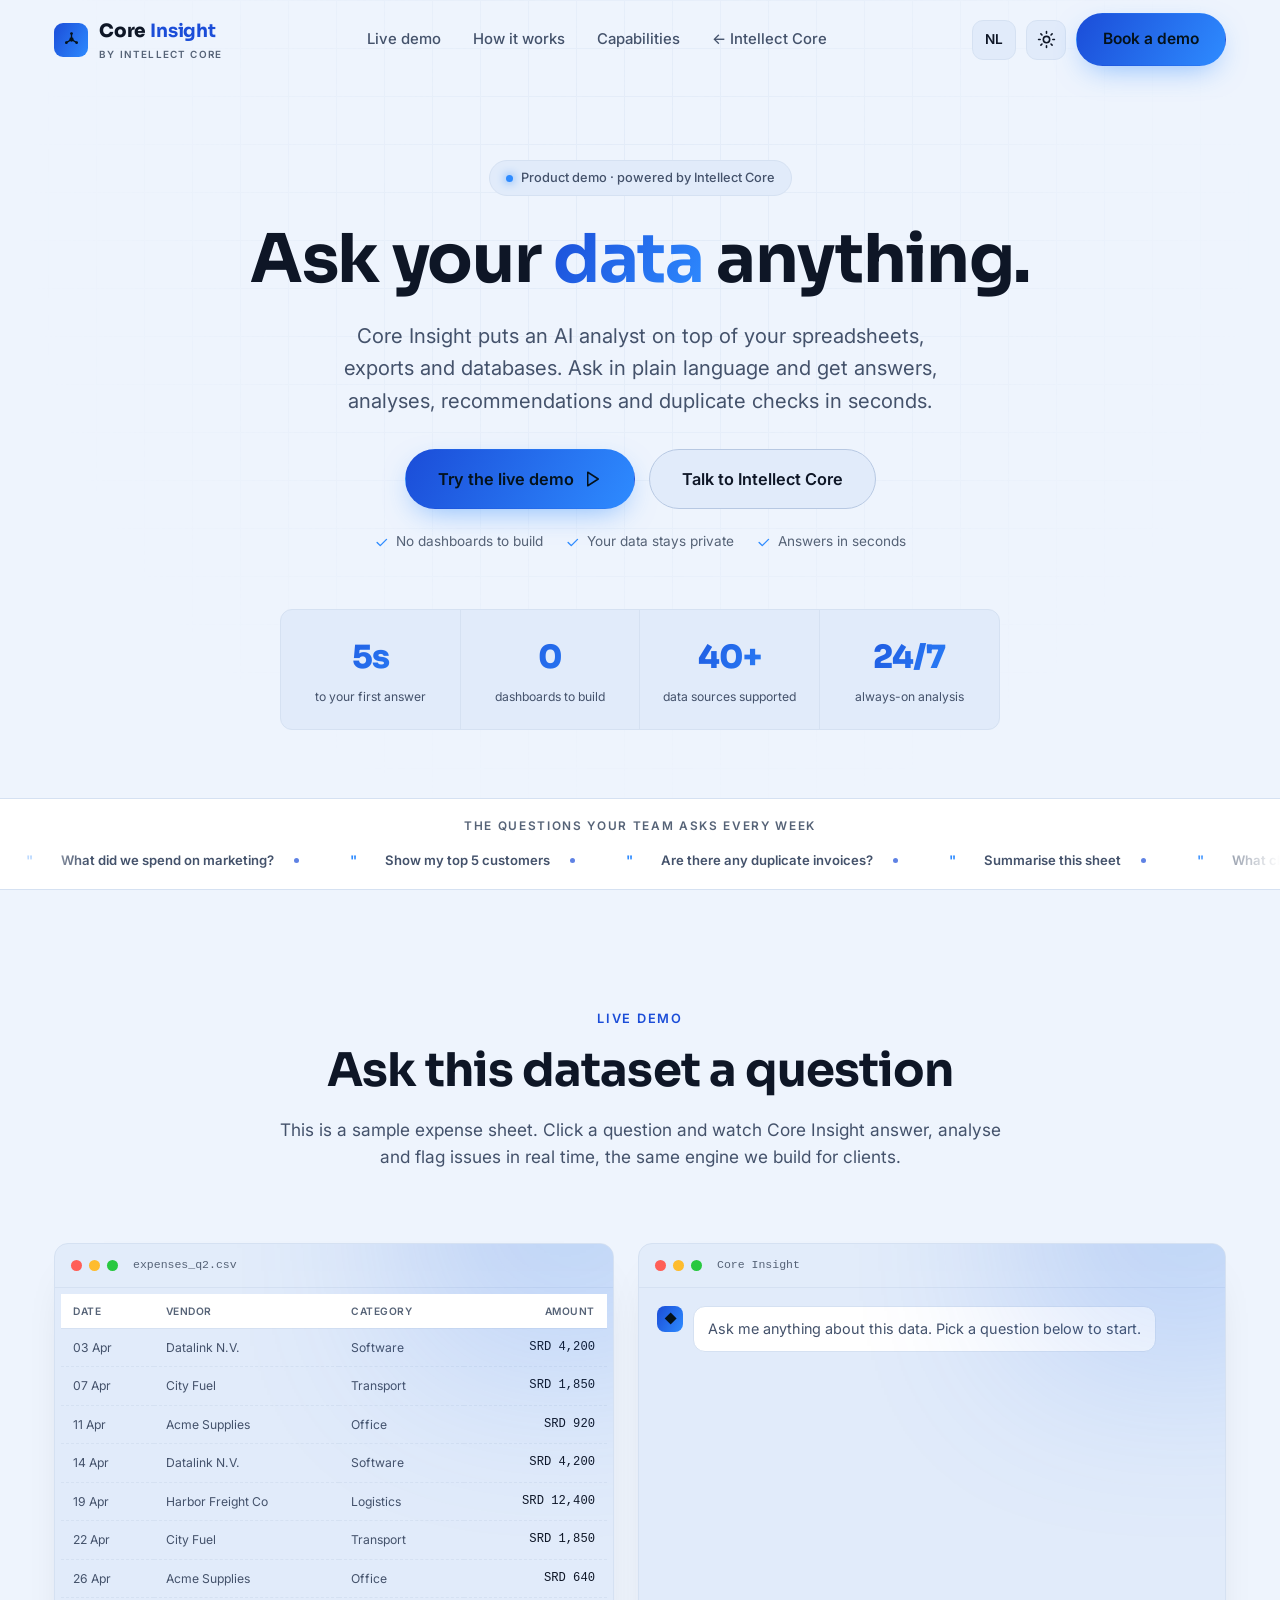
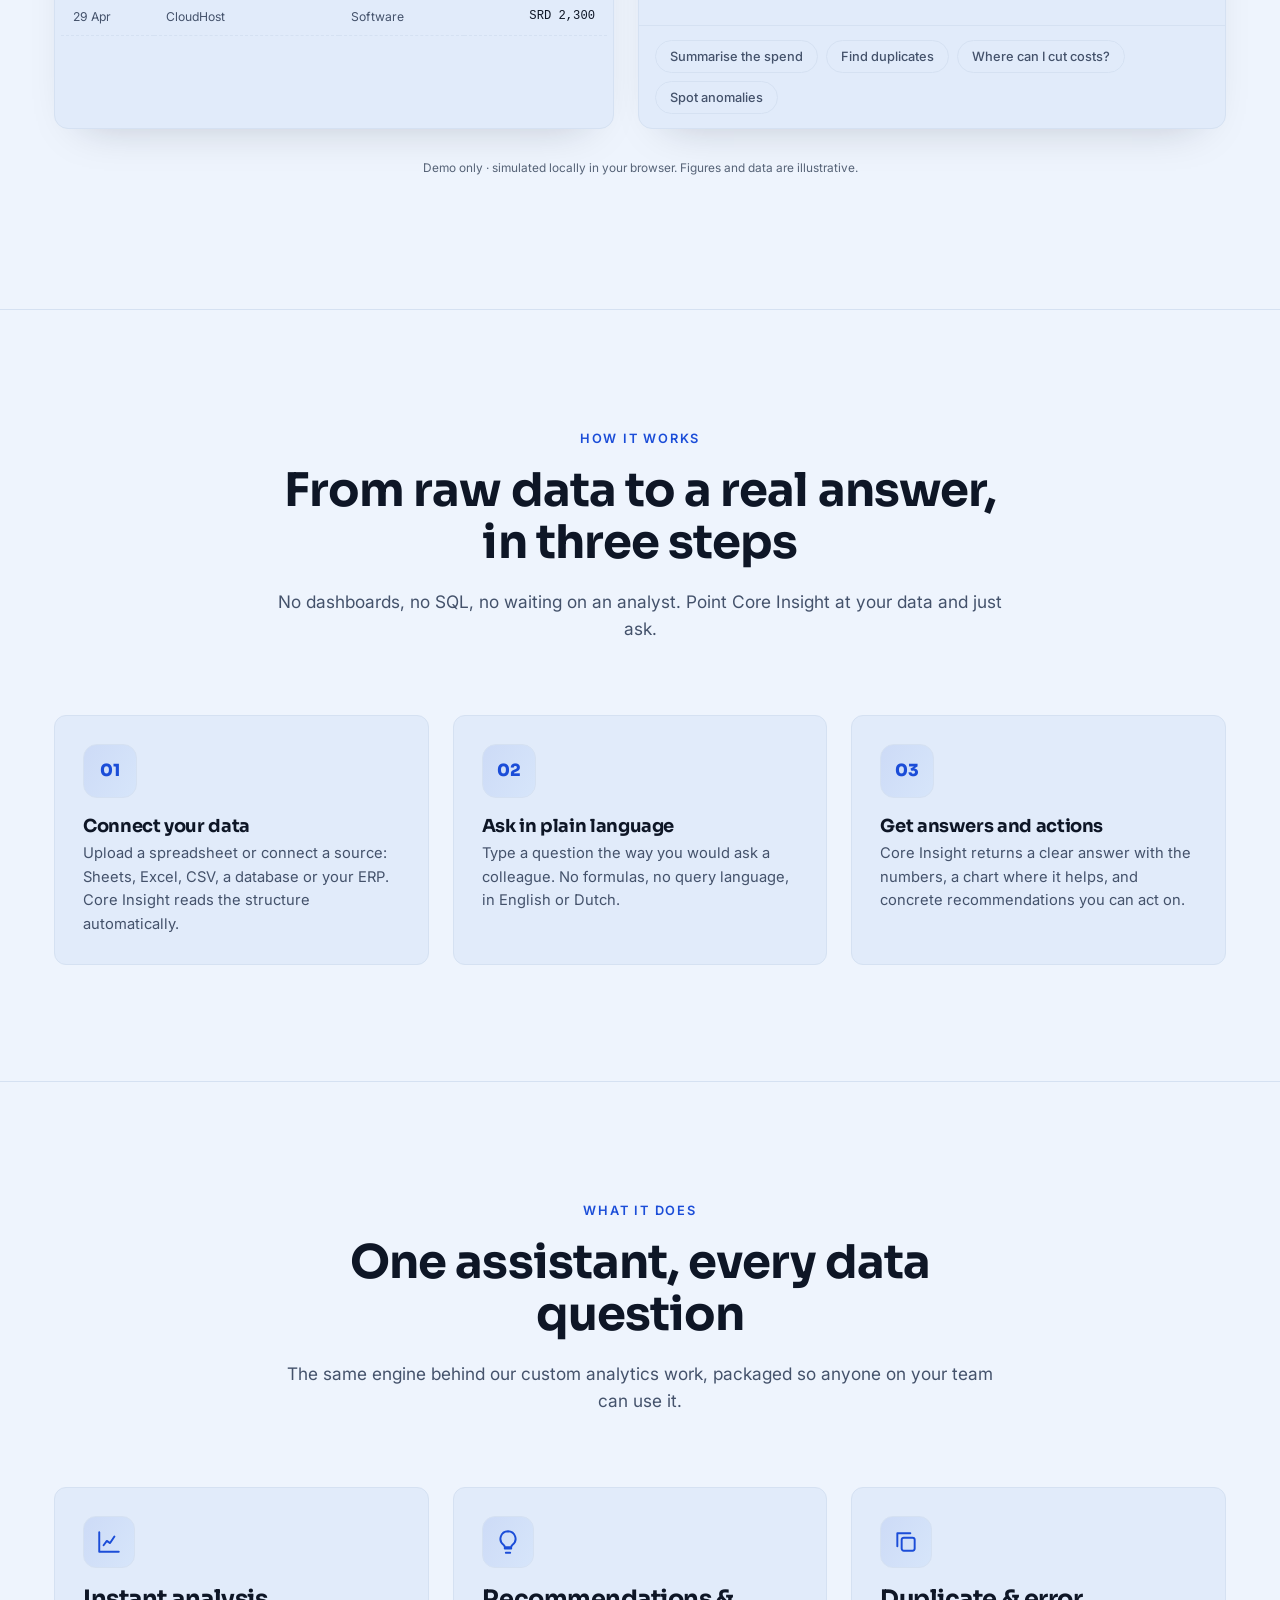
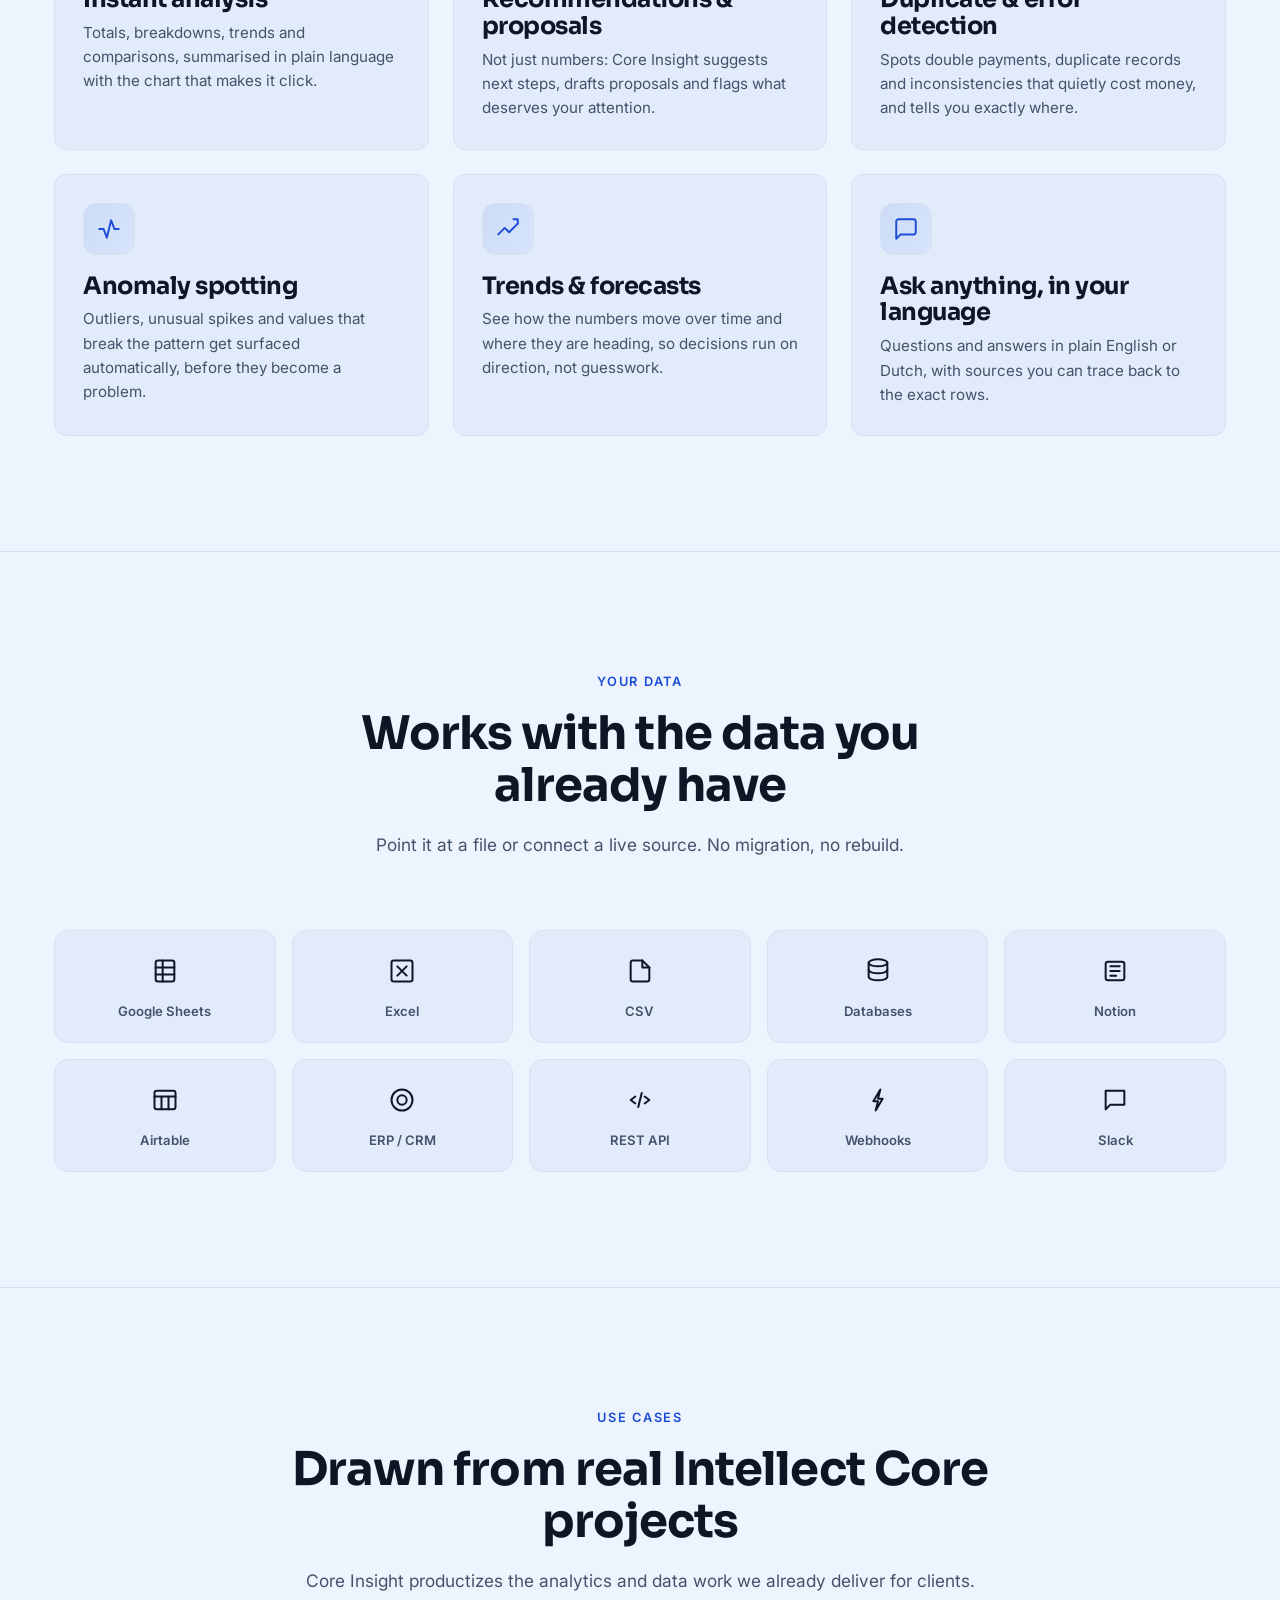
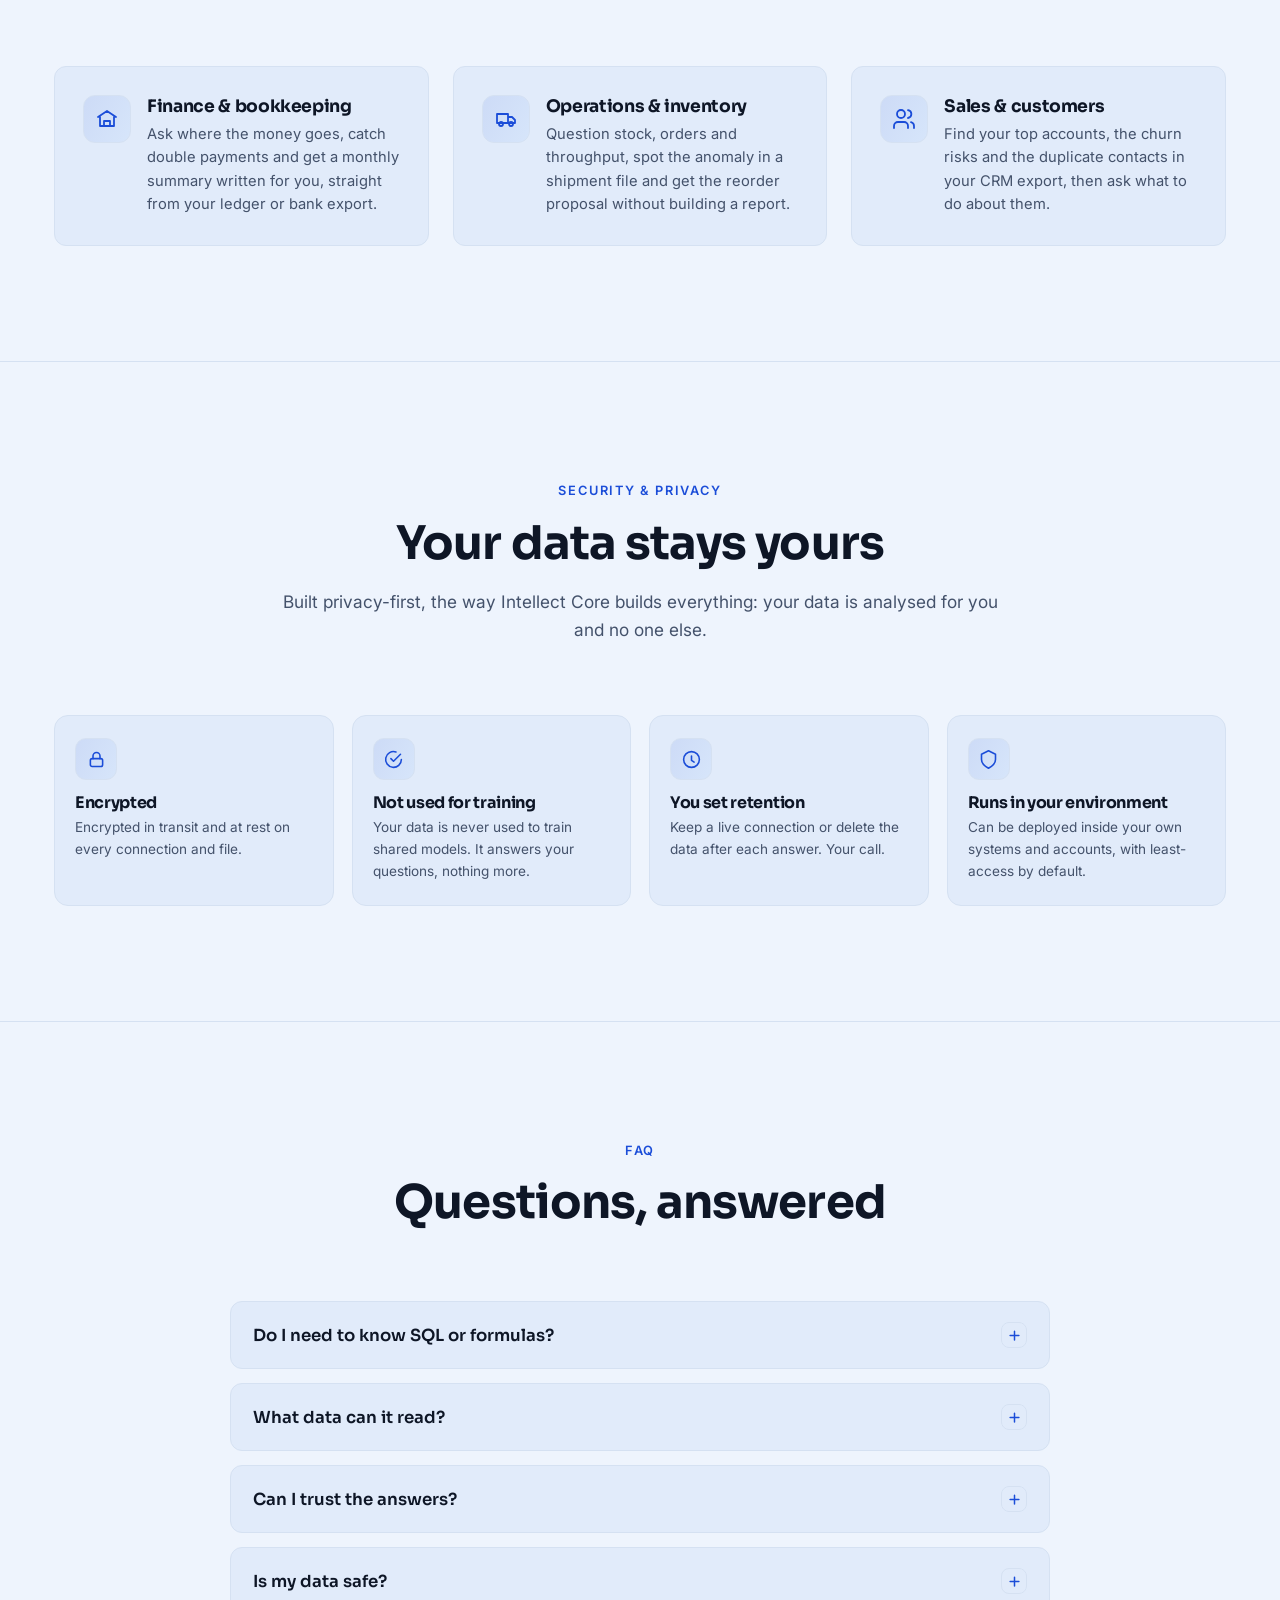
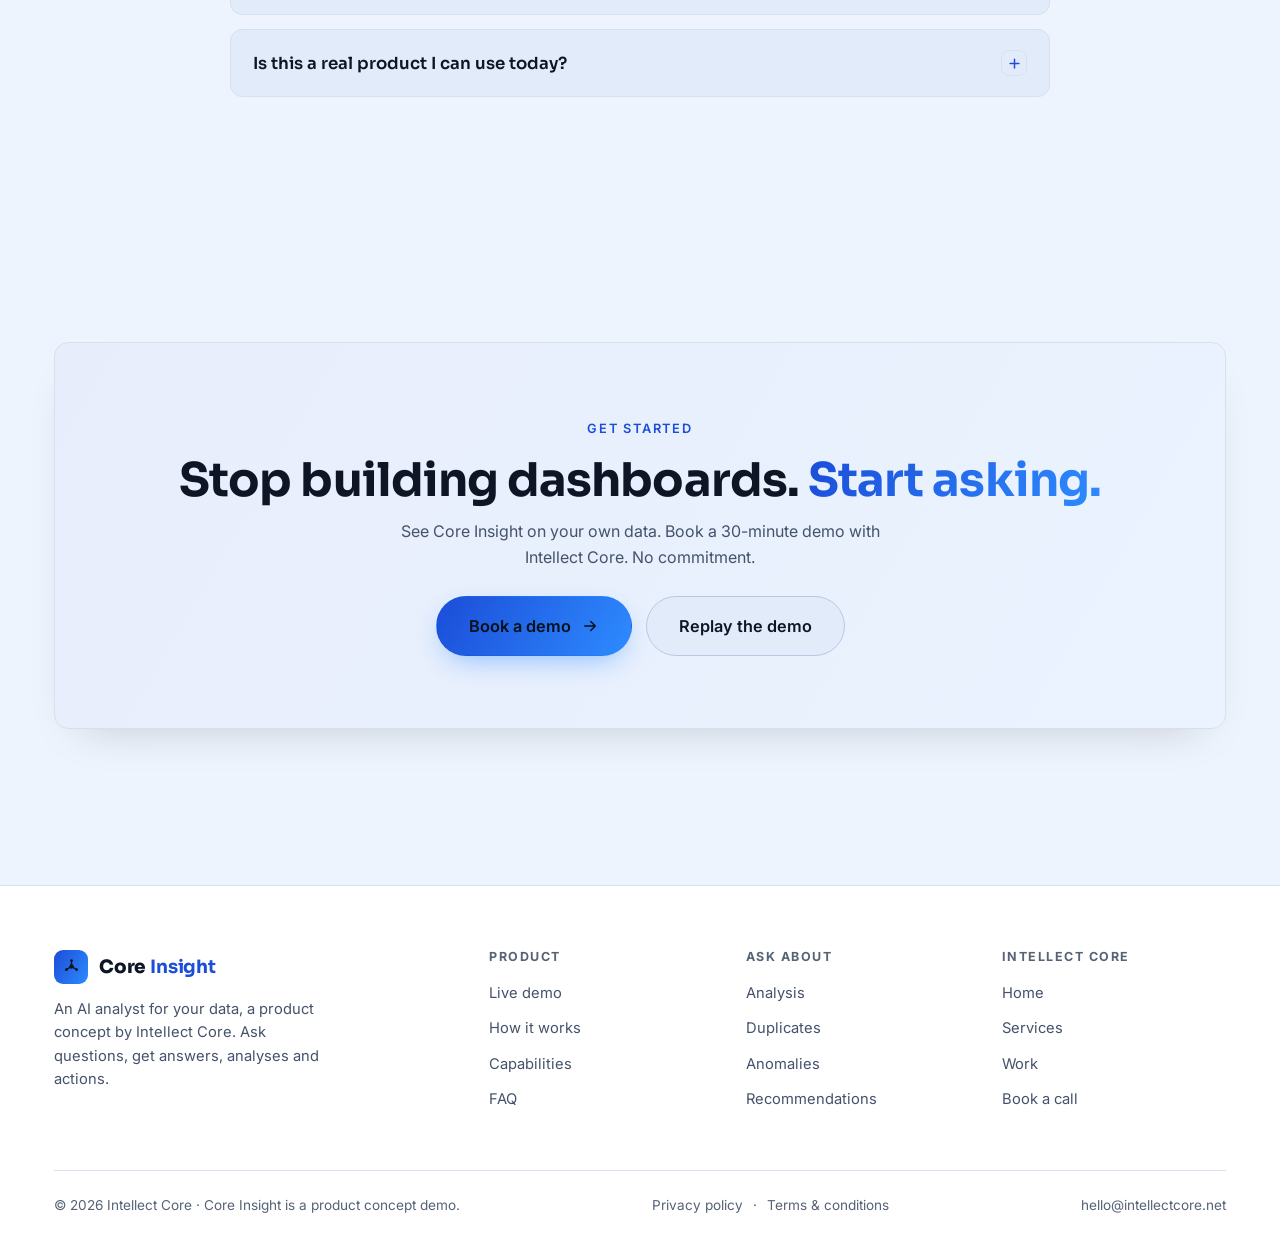
<file: website/main/technical/insight/index.html>
<!DOCTYPE html>
<html lang="en" data-lang="en" data-theme="light">
<head>
<meta charset="UTF-8" />
<meta name="viewport" content="width=device-width, initial-scale=1.0" />
<title>Core Insight · Ask Your Data · by Intellect Core</title>
<meta name="description" content="Core Insight by Intellect Core: an AI analyst for your data. Ask in plain language and get answers, analyses, recommendations and duplicate checks in seconds." />
<meta name="robots" content="noindex, nofollow" />
<meta name="theme-color" content="#070d1a" />
<meta property="og:type" content="website" />
<meta property="og:site_name" content="Core Insight · by Intellect Core" />
<meta property="og:title" content="Core Insight · Ask Your Data" />
<meta property="og:description" content="An AI analyst for your data: answers, analyses, recommendations and duplicate checks, by Intellect Core." />
<meta property="og:image" content="../../logo.svg" />
<link rel="icon" type="image/svg+xml" href="../../favicon.svg" />
<link rel="preconnect" href="https://fonts.googleapis.com" />
<link rel="preconnect" href="https://fonts.gstatic.com" crossorigin />
<link href="https://fonts.googleapis.com/css2?family=Inter:wght@400;500;600;700&family=Sora:wght@600;700;800&display=swap" rel="stylesheet" />
<style>
/* =====================================================================
   Core Insight — product demo site
   Built on the Intellect Core design system (blue + cyan, dark default).
   ===================================================================== */
/* Aligned with the main Intellect Core site (2026-09-30):
   light-first with dark override, blue accent (#1b4dd8), Sora/Inter,
   hairlines and paper-tones. Demo-specific class names (.bg-card,
   .text-muted, --border etc.) are kept via compat mappings so the
   rest of this file's CSS keeps working unchanged. */
:root{
  --paper:#eef4fd;
  --paper-2:#ffffff;
  --paper-3:#e1ebfa;
  --ink:#0e1626;
  --ink-2:#44526b;
  --ink-3:#566377;
  --rule:#d5e1f2;
  --rule-2:#b7c8e2;
  --accent:#1b4dd8;
  --accent-bright:#2e8bff;
  --accent-soft:#e7eefe;
  --mark:#0e6f8c;

  /* Compat: demo-specific token names alias to the main tokens. */
  --bg:var(--paper);
  --bg-elev:var(--paper-2);
  --bg-card:var(--paper-3);
  --bg-card-hover:var(--rule);
  --border:var(--rule);
  --border-strong:var(--rule-2);
  --text:var(--ink);
  --text-muted:var(--ink-2);
  --text-dim:var(--ink-3);
  --accent-2:var(--accent-bright);
  --accent-3:var(--accent-bright);

  --gradient:linear-gradient(120deg,var(--accent),var(--accent-bright));
  --gradient-soft:linear-gradient(120deg,rgba(27,77,216,.10),rgba(46,139,255,.06));
  --ok:#186238;
  --warn:#c17c00;
  --bad:#8c2f18;
  --shadow:0 20px 44px -28px rgba(14,22,38,.26);
  --glow:none;

  --sans:"Inter",system-ui,-apple-system,"Segoe UI",Roboto,Helvetica,Arial,sans-serif;
  --display:"Sora","Segoe UI",Inter,system-ui,sans-serif;
  --mono:"IBM Plex Mono",ui-monospace,Menlo,Consolas,monospace;
  --font:var(--sans);
  --font-display:var(--display);

  --maxw:1220px;
  --radius:12px; --radius-lg:14px; --radius-sm:8px;
  --header-h:80px;
  --ease:cubic-bezier(.22,1,.36,1);
}
[data-theme="dark"]{
  --paper:#0b1420;
  --paper-2:#121d2c;
  --paper-3:#18243a;
  --ink:#f2f6fd;
  --ink-2:#a9b6cc;
  --ink-3:#8494ad;
  --rule:rgba(255,255,255,.11);
  --rule-2:rgba(255,255,255,.2);
  --accent:#6ea3ff;
  --accent-bright:#8fc0ff;
  --accent-soft:rgba(110,163,255,.14);
  --mark:#4fc8e8;
  --shadow:0 24px 60px -20px rgba(0,0,0,.65);
}
[data-theme="light"]{ color-scheme:light }
*,*::before,*::after{box-sizing:border-box}
html{scroll-behavior:smooth;scroll-padding-top:calc(var(--header-h) + 16px)}
@media(prefers-reduced-motion:reduce){html{scroll-behavior:auto}*{animation-duration:.001ms!important;transition-duration:.001ms!important}}
body{margin:0;font-family:var(--font);background:var(--bg);color:var(--text);line-height:1.6;-webkit-font-smoothing:antialiased;text-rendering:optimizeLegibility;overflow-x:hidden;transition:background .4s var(--ease),color .4s var(--ease)}
body::before{content:none}
img{max-width:100%;display:block}
a{color:inherit;text-decoration:none}
h1,h2,h3,h4{font-family:var(--font-display);font-weight:700;line-height:1.12;letter-spacing:-.02em;margin:0 0 .4em}
h1{font-size:clamp(2.5rem,5.6vw,4.2rem)}
h2{font-size:clamp(1.9rem,3.8vw,2.9rem)}
h3{font-size:clamp(1.2rem,2vw,1.5rem)}
p{margin:0 0 1rem}
::selection{background:var(--accent);color:#021018}
.container{width:100%;max-width:var(--maxw);margin:0 auto;padding:0 24px}
.section{padding:clamp(64px,9vw,120px) 0}
.text-center{text-align:center}
.muted{color:var(--text-muted)}
.gradient-text{background:var(--gradient);-webkit-background-clip:text;background-clip:text;color:transparent}
.eyebrow{display:inline-flex;align-items:center;gap:8px;font-size:.8rem;font-weight:600;letter-spacing:.14em;text-transform:uppercase;color:var(--accent);margin-bottom:16px}
.section-head{max-width:740px;margin:0 auto clamp(48px,6vw,72px)}
.section-head.center{text-align:center}
.section-head.center .eyebrow{justify-content:center}
.section-head p{color:var(--text-muted);font-size:1.08rem}
.grid{display:grid;gap:24px}
.grid-2{grid-template-columns:repeat(2,1fr)}
.grid-3{grid-template-columns:repeat(3,1fr)}
@media(max-width:900px){.grid-3{grid-template-columns:repeat(2,1fr)}}
@media(max-width:600px){.grid-2,.grid-3{grid-template-columns:1fr}}
.btn{display:inline-flex;align-items:center;gap:10px;padding:13px 26px;border-radius:999px;font-weight:600;font-size:.97rem;cursor:pointer;border:1px solid transparent;font-family:inherit;transition:transform .25s var(--ease),box-shadow .25s var(--ease),background .25s,border-color .25s;white-space:nowrap}
.btn svg{width:18px;height:18px}
.btn-primary{background:var(--gradient);color:#04121b;box-shadow:0 10px 30px -10px rgba(46,139,255,.6)}
.btn-primary:hover{transform:translateY(-2px);box-shadow:0 18px 40px -12px rgba(46,139,255,.7)}
.btn-ghost{background:var(--bg-card);color:var(--text);border-color:var(--border-strong);backdrop-filter:blur(8px)}
.btn-ghost:hover{transform:translateY(-2px);border-color:var(--accent);color:var(--accent)}
.btn-lg{padding:16px 32px;font-size:1.02rem}
.site-header{position:fixed;top:0;left:0;right:0;height:var(--header-h);z-index:100;display:flex;align-items:center;transition:background .3s,border-color .3s,backdrop-filter .3s;border-bottom:1px solid transparent}
.site-header.scrolled{background:color-mix(in srgb,var(--bg) 78%,transparent);backdrop-filter:blur(16px) saturate(140%);border-bottom-color:var(--border)}
.nav{display:flex;align-items:center;justify-content:space-between;width:100%;gap:24px}
.brand{display:inline-flex;align-items:center;gap:11px;font-family:var(--font-display);font-weight:700;font-size:1.15rem;letter-spacing:-.01em}
.brand .logo-mark{width:34px;height:34px;display:grid;place-items:center;border-radius:9px;background:var(--gradient);box-shadow:var(--glow)}
.brand .logo-mark svg{width:19px;height:19px}
.brand b{font-weight:800}
.brand .ac{color:var(--accent)}
.brand .by{display:block;font-family:var(--font);font-size:.62rem;font-weight:600;letter-spacing:.12em;text-transform:uppercase;color:var(--text-dim);margin-top:1px}
.nav-links{display:flex;align-items:center;gap:4px;list-style:none;margin:0;padding:0}
.nav-links a{display:block;padding:9px 14px;border-radius:10px;font-size:.93rem;font-weight:500;color:var(--text-muted);transition:color .2s,background .2s}
.nav-links a:hover{color:var(--text);background:var(--bg-card)}
.nav-actions{display:flex;align-items:center;gap:10px}
.theme-toggle{width:40px;height:40px;display:grid;place-items:center;border-radius:11px;background:var(--bg-card);border:1px solid var(--border);color:var(--text);cursor:pointer;transition:border-color .2s,transform .2s,color .2s}
.theme-toggle:hover{border-color:var(--accent);color:var(--accent);transform:rotate(15deg)}
.theme-toggle svg{width:19px;height:19px}
.lang-toggle{height:40px;min-width:40px;padding:0 12px;display:grid;place-items:center;border-radius:11px;background:var(--bg-card);border:1px solid var(--border);color:var(--text);cursor:pointer;font:inherit;font-weight:600;font-size:.85rem;transition:border-color .2s,color .2s}
.lang-toggle:hover{border-color:var(--accent);color:var(--accent)}
.theme-toggle .icon-sun{display:none}
[data-theme="light"] .theme-toggle .icon-sun{display:block}
[data-theme="light"] .theme-toggle .icon-moon{display:none}
.nav-toggle{display:none;width:42px;height:42px;border-radius:11px;background:var(--bg-card);border:1px solid var(--border);color:var(--text);cursor:pointer;position:relative}
.nav-toggle span,.nav-toggle span::before,.nav-toggle span::after{content:"";position:absolute;left:11px;width:20px;height:2px;background:currentColor;border-radius:2px;transition:transform .3s var(--ease),opacity .2s}
.nav-toggle span{top:20px}
.nav-toggle span::before{top:-6px}
.nav-toggle span::after{top:6px}
body.nav-open .nav-toggle span{background:transparent}
body.nav-open .nav-toggle span::before{transform:translateY(6px) rotate(45deg)}
body.nav-open .nav-toggle span::after{transform:translateY(-6px) rotate(-45deg)}
@media(max-width:980px){
  .nav-toggle{display:block}
  .nav-links{position:fixed;inset:var(--header-h) 0 auto 0;flex-direction:column;align-items:stretch;gap:2px;padding:16px 20px 24px;background:var(--bg-elev);border-bottom:1px solid var(--border);box-shadow:var(--shadow);transform:translateY(-135%);transition:transform .4s var(--ease)}
  body.nav-open .nav-links{transform:translateY(0)}
  .nav-links a{padding:14px 12px;font-size:1.05rem}
  .cta-nav-desktop{display:none}
}
.hero{position:relative;padding:calc(var(--header-h) + 80px) 0 68px;overflow:hidden;text-align:center}
.hero-grid{position:absolute;inset:0;z-index:-1;opacity:.5}
.hero-grid::before{content:"";position:absolute;inset:0;background-image:linear-gradient(var(--border) 1px,transparent 1px),linear-gradient(90deg,var(--border) 1px,transparent 1px);background-size:48px 48px;mask-image:radial-gradient(circle at 50% 28%,black,transparent 72%);-webkit-mask-image:radial-gradient(circle at 50% 28%,black,transparent 72%)}
.hero-inner{max-width:880px;margin:0 auto}
.hero h1{margin-bottom:22px}
.hero h1 em{font-style:normal}
.hero .lead{font-size:clamp(1.05rem,2vw,1.27rem);color:var(--text-muted);max-width:640px;margin:0 auto}
.hero-cta{display:flex;flex-wrap:wrap;gap:14px;margin-top:32px;justify-content:center}
.hero-trust{margin-top:22px;font-size:.85rem;color:var(--text-dim);display:flex;flex-wrap:wrap;gap:8px 22px;justify-content:center}
.hero-trust span{display:inline-flex;align-items:center;gap:7px}
.hero-trust svg{width:15px;height:15px;color:var(--accent-3)}
.badge{display:inline-flex;align-items:center;gap:8px;padding:7px 16px;border-radius:999px;background:var(--bg-card);border:1px solid var(--border);font-size:.8rem;color:var(--text-muted);font-weight:500;margin-bottom:26px}
.badge .dot{width:7px;height:7px;border-radius:50%;background:var(--accent-3);box-shadow:0 0 10px var(--accent-3);animation:pulse 2s ease-in-out infinite}
@keyframes pulse{0%,100%{box-shadow:0 0 0 0 rgba(90,209,255,.4)}50%{box-shadow:0 0 0 6px rgba(90,209,255,0)}}
.hmet{display:grid;grid-template-columns:repeat(4,1fr);max-width:720px;margin:56px auto 0;border:1px solid var(--border);border-radius:var(--radius);overflow:hidden;background:var(--bg-card)}
.met{padding:22px 12px;text-align:center;border-right:1px solid var(--border);transition:background .3s}
.met:last-child{border-right:none}
.met:hover{background:var(--bg-card-hover)}
.met .mn{font-family:var(--font-display);font-size:clamp(1.5rem,3.4vw,2rem);font-weight:800;letter-spacing:-.03em}
.met .ml{font-size:.76rem;color:var(--text-muted);margin-top:4px}
@media(max-width:640px){.hmet{grid-template-columns:1fr 1fr}.met:nth-child(2){border-right:none}.met:nth-child(1),.met:nth-child(2){border-bottom:1px solid var(--border)}}
.card{position:relative;background:var(--bg-card);border:1px solid var(--border);border-radius:var(--radius);padding:28px;transition:transform .35s var(--ease),border-color .35s,background .35s,box-shadow .35s;overflow:hidden}
.card:hover{transform:translateY(-5px);border-color:var(--border-strong);background:var(--bg-card-hover);box-shadow:var(--shadow)}
.card::after{content:"";position:absolute;inset:0;border-radius:inherit;padding:1px;background:var(--gradient);-webkit-mask:linear-gradient(#000 0 0) content-box,linear-gradient(#000 0 0);-webkit-mask-composite:xor;mask-composite:exclude;opacity:0;transition:opacity .35s}
.card:hover::after{opacity:.6}
.card .icon{width:52px;height:52px;border-radius:13px;display:grid;place-items:center;margin-bottom:18px;background:var(--gradient-soft);border:1px solid var(--border);color:var(--accent)}
.card .icon svg{width:26px;height:26px}
.card h3{margin-bottom:8px}
.card p{color:var(--text-muted);font-size:.95rem;margin:0}
.mwrap{border-top:1px solid var(--border);border-bottom:1px solid var(--border);padding:18px 0;overflow:hidden;background:var(--bg-elev);position:relative}
.mwrap .mlabel{text-align:center;font-size:.74rem;letter-spacing:.14em;text-transform:uppercase;color:var(--text-dim);margin-bottom:14px;font-weight:600}
.mwrap::before,.mwrap::after{content:"";position:absolute;top:0;bottom:0;width:90px;z-index:1}
.mwrap::before{left:0;background:linear-gradient(90deg,var(--bg-elev),transparent)}
.mwrap::after{right:0;background:linear-gradient(-90deg,var(--bg-elev),transparent)}
.mtrack{display:flex;width:max-content;animation:mq 32s linear infinite}
.mtrack:hover{animation-play-state:paused}
@keyframes mq{from{transform:translateX(0)}to{transform:translateX(-50%)}}
.mi{display:flex;align-items:center;gap:1.25rem;padding:0 1.6rem;font-size:.82rem;color:var(--text-muted);font-weight:600;white-space:nowrap}
.mi em{font-style:normal;color:var(--accent-3);margin-right:.5rem;font-weight:700}
.ms{width:5px;height:5px;border-radius:50%;background:var(--accent);opacity:.7}
.glass-panel{background:var(--bg-card);border:1px solid var(--border);border-radius:var(--radius-lg);overflow:hidden;box-shadow:var(--shadow);position:relative}
.glass-panel::before{content:"";position:absolute;top:-40%;right:-20%;width:320px;height:320px;background:var(--gradient);filter:blur(90px);opacity:.18;pointer-events:none}
.tbar{padding:12px 16px;background:rgba(255,255,255,.03);border-bottom:1px solid var(--border);display:flex;align-items:center;gap:7px}
.td{width:11px;height:11px;border-radius:50%}
.td.r{background:#ff5f57}.td.y{background:#febc2e}.td.g{background:#28c840}
.ttitle{font-size:.72rem;color:var(--text-dim);margin-left:8px;font-family:var(--mono)}
/* ── Ask-your-data demo ── */
.demo-wrap{display:grid;grid-template-columns:1fr 1.05fr;gap:24px;align-items:stretch}
@media(max-width:880px){.demo-wrap{grid-template-columns:1fr}}
.demo-col{display:flex;flex-direction:column}
.demo-col .tbar .ttitle{flex:1}
.dwrap{padding:6px 6px;overflow:auto;flex:1;max-height:440px}
.dtable{width:100%;border-collapse:collapse;font-size:.76rem}
.dtable th{text-align:left;color:var(--text-dim);font-weight:600;text-transform:uppercase;letter-spacing:.05em;font-size:.64rem;padding:9px 12px;border-bottom:1px solid var(--border);position:sticky;top:0;background:var(--bg-elev)}
.dtable th.amt,.dtable td.amt{text-align:right}
.dtable td{padding:9px 12px;border-bottom:1px dashed var(--border);color:var(--text-muted);white-space:nowrap}
.dtable td.amt{font-family:var(--mono);color:var(--text)}
.dt-row{transition:background .4s,box-shadow .4s}
.dt-row.hl-dup{background:rgba(254,188,46,.13);box-shadow:inset 3px 0 0 var(--warn)}
.dt-row.hl-anom{background:rgba(255,95,87,.13);box-shadow:inset 3px 0 0 var(--bad)}
.chat{display:flex;flex-direction:column;height:100%;min-height:440px}
.chat-log{flex:1;overflow-y:auto;padding:18px;display:flex;flex-direction:column;gap:14px}
.msg{display:flex;gap:10px;max-width:100%}
.msg .cav{width:26px;height:26px;border-radius:8px;flex-shrink:0;display:grid;place-items:center;background:var(--gradient);color:#04121b;font-size:.78rem;font-weight:800}
.msg .bubble{background:var(--bg-elev);border:1px solid var(--border);border-radius:12px;padding:11px 14px;font-size:.9rem;color:var(--text-muted);line-height:1.55}
.msg.a .bubble b{color:var(--text);font-weight:600}
.msg.q{flex-direction:row-reverse}
.msg.q .bubble{background:var(--gradient-soft);border-color:var(--border-strong);color:var(--text)}
.msg.q .cav{background:var(--bg-card);color:var(--text-muted);border:1px solid var(--border)}
.typing{display:inline-flex;gap:4px;padding:4px 2px}
.typing i{width:6px;height:6px;border-radius:50%;background:var(--text-dim);animation:blink 1.2s infinite}
.typing i:nth-child(2){animation-delay:.2s}.typing i:nth-child(3){animation-delay:.4s}
@keyframes blink{0%,60%,100%{opacity:.25}30%{opacity:1}}
.mini-bars{margin-top:11px;display:flex;flex-direction:column;gap:8px}
.mbar{display:grid;grid-template-columns:80px 1fr auto;align-items:center;gap:10px;font-size:.74rem}
.mbar .mb-k{color:var(--text-muted)}
.mbar .mb-t{display:block;width:100%;height:8px;border-radius:999px;background:var(--border);overflow:hidden}
.mbar .mb-f{display:block;width:0;height:100%;border-radius:999px;background:var(--gradient);transition:width .8s var(--ease)}
.mbar .mb-v{color:var(--text);font-family:var(--mono);font-size:.72rem}
.rec-list{margin:11px 0 0;padding:0;list-style:none;display:flex;flex-direction:column;gap:9px}
.rec-list li{display:flex;gap:9px;font-size:.87rem;color:var(--text-muted)}
.rec-list li svg{width:16px;height:16px;color:var(--accent-3);flex-shrink:0;margin-top:2px}
.chips{display:flex;flex-wrap:wrap;gap:8px;padding:14px 16px;border-top:1px solid var(--border)}
.chip{font-family:inherit;font-size:.8rem;font-weight:500;padding:8px 14px;border-radius:999px;background:var(--bg-card);border:1px solid var(--border);color:var(--text-muted);cursor:pointer;transition:border-color .2s,color .2s,background .2s}
.chip:hover{border-color:var(--accent);color:var(--accent)}
.chip:disabled{opacity:.5;cursor:default}
.demo-actions{display:flex;flex-wrap:wrap;gap:12px;align-items:center;margin-top:18px;justify-content:center}
.steps{display:grid;grid-template-columns:repeat(3,1fr);gap:24px}
@media(max-width:820px){.steps{grid-template-columns:1fr}}
.step{text-align:left}
.step .num{width:54px;height:54px;border-radius:14px;display:grid;place-items:center;font-family:var(--font-display);font-weight:800;font-size:1.05rem;background:var(--gradient-soft);border:1px solid var(--border);color:var(--accent);margin-bottom:18px}
.step h4{font-family:var(--font-display);font-size:1.12rem;margin-bottom:6px}
.step p{color:var(--text-muted);font-size:.92rem;margin:0}
.uc{display:flex;gap:16px;align-items:flex-start}
.uc .uc-ic{width:48px;height:48px;border-radius:12px;flex-shrink:0;display:grid;place-items:center;background:var(--gradient-soft);border:1px solid var(--border);color:var(--accent)}
.uc .uc-ic svg{width:24px;height:24px}
.uc h4{font-family:var(--font-display);font-size:1.08rem;margin:2px 0 6px}
.uc p{color:var(--text-muted);font-size:.92rem;margin:0}
.intg{display:grid;grid-template-columns:repeat(5,1fr);gap:16px}
@media(max-width:900px){.intg{grid-template-columns:repeat(3,1fr)}}
@media(max-width:520px){.intg{grid-template-columns:repeat(2,1fr)}}
.itile{background:var(--bg-card);border:1px solid var(--border);border-radius:14px;padding:20px 12px;display:flex;flex-direction:column;align-items:center;gap:10px;text-align:center;transition:border-color .3s,transform .3s var(--ease),background .3s,box-shadow .3s;cursor:default}
.itile:hover{border-color:var(--border-strong);transform:translateY(-5px);background:var(--bg-card-hover);box-shadow:var(--shadow)}
.itile .ilogo{width:40px;height:40px;display:grid;place-items:center;color:var(--text)}
.itile .ilogo svg{width:28px;height:28px}
.itile span{font-size:.82rem;font-weight:600;color:var(--text-muted)}
.sec-grid{display:grid;grid-template-columns:repeat(4,1fr);gap:18px;margin-top:10px}
@media(max-width:820px){.sec-grid{grid-template-columns:repeat(2,1fr)}}
@media(max-width:480px){.sec-grid{grid-template-columns:1fr}}
.sec-item{background:var(--bg-card);border:1px solid var(--border);border-radius:14px;padding:22px 20px;transition:border-color .3s,transform .3s,background .3s}
.sec-item:hover{border-color:var(--border-strong);transform:translateY(-3px);background:var(--bg-card-hover)}
.sec-item .si-ic{width:42px;height:42px;border-radius:11px;display:grid;place-items:center;background:var(--gradient-soft);border:1px solid var(--border);color:var(--accent);margin-bottom:14px}
.sec-item .si-ic svg{width:21px;height:21px}
.sec-item h4{font-family:var(--font-display);font-size:1rem;margin:0 0 5px}
.sec-item p{font-size:.85rem;color:var(--text-muted);margin:0}
.faq{max-width:820px;margin:0 auto}
.qa{border:1px solid var(--border);border-radius:var(--radius);background:var(--bg-card);margin-bottom:14px;overflow:hidden;transition:border-color .3s,background .3s}
.qa.open{border-color:var(--border-strong);background:var(--bg-card-hover)}
.qa-q{width:100%;text-align:left;background:none;border:none;color:var(--text);font-family:var(--font-display);font-weight:600;font-size:1.04rem;padding:20px 22px;cursor:pointer;display:flex;justify-content:space-between;align-items:center;gap:18px}
.qa-q .qi{width:26px;height:26px;flex-shrink:0;border-radius:8px;border:1px solid var(--border);display:grid;place-items:center;color:var(--accent);transition:transform .3s var(--ease),background .3s}
.qa-q .qi svg{width:15px;height:15px}
.qa.open .qa-q .qi{transform:rotate(45deg);background:var(--gradient-soft)}
.qa-a{max-height:0;overflow:hidden;transition:max-height .4s var(--ease)}
.qa-a div{padding:0 22px 20px;color:var(--text-muted);font-size:.94rem}
.cta-band{position:relative;overflow:hidden;background:var(--bg-elev);border:1px solid var(--border);border-radius:var(--radius-lg);padding:clamp(40px,6vw,72px);text-align:center;box-shadow:var(--shadow)}
.cta-band::before{content:"";position:absolute;inset:0;z-index:0;background:var(--gradient);opacity:.1}
.cta-band>*{position:relative;z-index:1}
.cta-band h2{margin-bottom:12px}
.cta-band p{color:var(--text-muted);max-width:540px;margin:0 auto 26px}
.cta-band .hero-cta{justify-content:center;margin-top:0}
.site-footer{border-top:1px solid var(--border);padding:64px 0 32px;margin-top:40px;background:var(--bg-elev)}
.footer-grid{display:grid;grid-template-columns:1.8fr 1fr 1fr 1fr;gap:32px}
@media(max-width:820px){.footer-grid{grid-template-columns:1fr 1fr;gap:28px}}
@media(max-width:480px){.footer-grid{grid-template-columns:1fr}}
.footer-grid h4{font-size:.78rem;letter-spacing:.12em;text-transform:uppercase;color:var(--text-dim);margin-bottom:16px;font-family:var(--font)}
.footer-grid ul{list-style:none;padding:0;margin:0}
.footer-grid ul li{margin-bottom:10px}
.footer-grid ul a{color:var(--text-muted);font-size:.92rem;transition:color .2s}
.footer-grid ul a:hover{color:var(--accent)}
.footer-about p{color:var(--text-muted);font-size:.92rem;max-width:280px;margin-top:14px}
.footer-bottom{display:flex;flex-wrap:wrap;gap:12px 20px;justify-content:space-between;align-items:center;margin-top:48px;padding-top:24px;border-top:1px solid var(--border);color:var(--text-dim);font-size:.85rem}
.footer-legal{display:flex;gap:10px;align-items:center;flex-wrap:wrap}
.footer-legal a{color:var(--text-dim);transition:color .2s}
.footer-legal a:hover{color:var(--accent)}
.rv{opacity:0;transform:translateY(24px);transition:opacity .7s var(--ease),transform .7s var(--ease)}
.rv.vis{opacity:1;transform:none}
.d1{transition-delay:.08s}.d2{transition-delay:.16s}.d3{transition-delay:.24s}.d4{transition-delay:.32s}
.skip-link{position:absolute;left:-999px;top:0;background:var(--accent);color:#04121b;padding:10px 16px;border-radius:0 0 10px 0;z-index:200;font-weight:600}
.skip-link:focus{left:0}
.divider{height:1px;background:var(--border);border:none;margin:0}
.demo-note{font-size:.74rem;color:var(--text-dim);text-align:center;margin-top:30px}
</style>
</head>
<body>
<a class="skip-link" href="#main" data-i18n="skip">Skip to content</a>

<!-- HEADER -->
<header class="site-header" id="siteHeader">
  <div class="container nav">
    <a class="brand" href="../../index.html" aria-label="Back to Intellect Core">
      <span class="logo-mark"><svg viewBox="0 0 24 24" fill="none" stroke="#04121b" stroke-width="1.7" stroke-linecap="round" stroke-linejoin="round"><path d="M12 12V4.4M12 12 5.5 16M12 12 18.5 16"/><circle cx="12" cy="4.4" r="1.7" fill="#04121b" stroke="none"/><circle cx="5.5" cy="16" r="1.7" fill="#04121b" stroke="none"/><circle cx="18.5" cy="16" r="1.7" fill="#04121b" stroke="none"/><circle cx="12" cy="12" r="2.7" fill="#04121b" stroke="none"/></svg></span>
      <span><b>Core</b> <span class="ac">Insight</span><span class="by">by Intellect Core</span></span>
    </a>
    <nav aria-label="Main menu">
      <ul class="nav-links" id="navLinks">
        <li><a href="#demo" data-i18n="nav.demo">Live demo</a></li>
        <li><a href="#how" data-i18n="nav.how">How it works</a></li>
        <li><a href="#capabilities" data-i18n="nav.cap">Capabilities</a></li>
        <li><a href="../../index.html" data-i18n="nav.main">&larr; Intellect Core</a></li>
      </ul>
    </nav>
    <div class="nav-actions">
      <button class="lang-toggle" id="langToggle" title="English / Nederlands" aria-label="Schakel naar Nederlands">NL</button>
      <button class="theme-toggle" id="themeToggle" aria-label="Toggle light/dark theme" title="Toggle theme">
        <svg class="icon-sun" viewBox="0 0 24 24" fill="none" stroke="currentColor" stroke-width="2" stroke-linecap="round"><circle cx="12" cy="12" r="4"/><path d="M12 2v2M12 20v2M4.9 4.9l1.4 1.4M17.7 17.7l1.4 1.4M2 12h2M20 12h2M4.9 19.1l1.4-1.4M17.7 6.3l1.4-1.4"/></svg>
        <svg class="icon-moon" viewBox="0 0 24 24" fill="none" stroke="currentColor" stroke-width="2" stroke-linecap="round" stroke-linejoin="round"><path d="M21 12.8A9 9 0 1 1 11.2 3a7 7 0 0 0 9.8 9.8z"/></svg>
      </button>
      <a class="btn btn-primary cta-nav-desktop" href="../../book-a-free-call.html" data-i18n="nav.cta">Book a demo</a>
      <button class="nav-toggle" id="navToggle" aria-label="Menu" aria-expanded="false"><span></span></button>
    </div>
  </div>
</header>

<main id="main">
  <span id="top"></span>

  <!-- HERO -->
  <section class="hero">
    <div class="hero-grid" aria-hidden="true"></div>
    <div class="container hero-inner">
      <div class="badge rv"><span class="dot"></span> <span data-i18n="h.badge">Product demo · powered by Intellect Core</span></div>
      <h1 class="rv d1" data-i18n="h.h1">Ask your <em class="gradient-text">data</em> anything.</h1>
      <p class="lead rv d2" data-i18n="h.lead">Core Insight puts an AI analyst on top of your spreadsheets, exports and databases. Ask in plain language and get answers, analyses, recommendations and duplicate checks in seconds.</p>
      <div class="hero-cta rv d3">
        <a href="#demo" class="btn btn-primary btn-lg"><span data-i18n="h.cta1">Try the live demo</span> <svg viewBox="0 0 24 24" fill="none" stroke="currentColor" stroke-width="2" stroke-linecap="round" stroke-linejoin="round"><path d="M5 3l14 9-14 9V3z"/></svg></a>
        <a href="../../book-a-free-call.html" class="btn btn-ghost btn-lg" data-i18n="h.cta2">Talk to Intellect Core</a>
      </div>
      <div class="hero-trust rv d4">
        <span><svg viewBox="0 0 24 24" fill="none" stroke="currentColor" stroke-width="2.2" stroke-linecap="round" stroke-linejoin="round"><path d="M5 12l5 5L20 7"/></svg> <span data-i18n="h.t1">No dashboards to build</span></span>
        <span><svg viewBox="0 0 24 24" fill="none" stroke="currentColor" stroke-width="2.2" stroke-linecap="round" stroke-linejoin="round"><path d="M5 12l5 5L20 7"/></svg> <span data-i18n="h.t2">Your data stays private</span></span>
        <span><svg viewBox="0 0 24 24" fill="none" stroke="currentColor" stroke-width="2.2" stroke-linecap="round" stroke-linejoin="round"><path d="M5 12l5 5L20 7"/></svg> <span data-i18n="h.t3">Answers in seconds</span></span>
      </div>
      <div class="hmet rv d4">
        <div class="met"><div class="mn gradient-text"><span data-count="5" data-suffix="s">0</span></div><div class="ml" data-i18n="h.m1">to your first answer</div></div>
        <div class="met"><div class="mn gradient-text"><span data-count="0">0</span></div><div class="ml" data-i18n="h.m2">dashboards to build</div></div>
        <div class="met"><div class="mn gradient-text"><span data-count="40" data-suffix="+">0</span></div><div class="ml" data-i18n="h.m3">data sources supported</div></div>
        <div class="met"><div class="mn gradient-text">24/7</div><div class="ml" data-i18n="h.m4">always-on analysis</div></div>
      </div>
    </div>
  </section>

  <!-- MARQUEE -->
  <div class="mwrap">
    <div class="container"><div class="mlabel" data-i18n="mq.label">The questions your team asks every week</div></div>
    <div class="mtrack">
      <span class="mi"><em>"</em><span data-i18n="mq.1">What did we spend on marketing?</span><span class="ms"></span></span>
      <span class="mi"><em>"</em><span data-i18n="mq.2">Show my top 5 customers</span><span class="ms"></span></span>
      <span class="mi"><em>"</em><span data-i18n="mq.3">Are there any duplicate invoices?</span><span class="ms"></span></span>
      <span class="mi"><em>"</em><span data-i18n="mq.4">Summarise this sheet</span><span class="ms"></span></span>
      <span class="mi"><em>"</em><span data-i18n="mq.5">What changed versus last month?</span><span class="ms"></span></span>
      <span class="mi"><em>"</em><span data-i18n="mq.6">Flag anything unusual</span><span class="ms"></span></span>
      <span class="mi"><em>"</em><span data-i18n="mq.7">Which invoices are overdue?</span><span class="ms"></span></span>
      <span class="mi" aria-hidden="true"><em>"</em><span data-i18n="mq.1">What did we spend on marketing?</span><span class="ms"></span></span>
      <span class="mi" aria-hidden="true"><em>"</em><span data-i18n="mq.2">Show my top 5 customers</span><span class="ms"></span></span>
      <span class="mi" aria-hidden="true"><em>"</em><span data-i18n="mq.3">Are there any duplicate invoices?</span><span class="ms"></span></span>
      <span class="mi" aria-hidden="true"><em>"</em><span data-i18n="mq.4">Summarise this sheet</span><span class="ms"></span></span>
      <span class="mi" aria-hidden="true"><em>"</em><span data-i18n="mq.5">What changed versus last month?</span><span class="ms"></span></span>
      <span class="mi" aria-hidden="true"><em>"</em><span data-i18n="mq.6">Flag anything unusual</span><span class="ms"></span></span>
      <span class="mi" aria-hidden="true"><em>"</em><span data-i18n="mq.7">Which invoices are overdue?</span><span class="ms"></span></span>
    </div>
  </div>

  <!-- LIVE DEMO -->
  <section id="demo" class="section">
    <div class="container">
      <div class="section-head center rv">
        <div class="eyebrow" data-i18n="dm.eyebrow">Live demo</div>
        <h2 data-i18n="dm.h2">Ask this dataset a question</h2>
        <p data-i18n="dm.p">This is a sample expense sheet. Click a question and watch Core Insight answer, analyse and flag issues in real time, the same engine we build for clients.</p>
      </div>
      <div class="demo-wrap rv">
        <!-- Data -->
        <div class="glass-panel demo-col">
          <div class="tbar"><div class="td r"></div><div class="td y"></div><div class="td g"></div><span class="ttitle">expenses_q2.csv</span></div>
          <div class="dwrap">
            <table class="dtable" id="dtable">
              <thead><tr><th data-i18n="d.th1">Date</th><th data-i18n="d.th2">Vendor</th><th data-i18n="d.th3">Category</th><th class="amt" data-i18n="d.th4">Amount</th></tr></thead>
              <tbody>
                <tr class="dt-row" data-r="1"><td>03 Apr</td><td>Datalink N.V.</td><td>Software</td><td class="amt">SRD 4,200</td></tr>
                <tr class="dt-row" data-r="2"><td>07 Apr</td><td>City Fuel</td><td>Transport</td><td class="amt">SRD 1,850</td></tr>
                <tr class="dt-row" data-r="3"><td>11 Apr</td><td>Acme Supplies</td><td>Office</td><td class="amt">SRD 920</td></tr>
                <tr class="dt-row" data-r="4"><td>14 Apr</td><td>Datalink N.V.</td><td>Software</td><td class="amt">SRD 4,200</td></tr>
                <tr class="dt-row" data-r="5"><td>19 Apr</td><td>Harbor Freight Co</td><td>Logistics</td><td class="amt">SRD 12,400</td></tr>
                <tr class="dt-row" data-r="6"><td>22 Apr</td><td>City Fuel</td><td>Transport</td><td class="amt">SRD 1,850</td></tr>
                <tr class="dt-row" data-r="7"><td>26 Apr</td><td>Acme Supplies</td><td>Office</td><td class="amt">SRD 640</td></tr>
                <tr class="dt-row" data-r="8"><td>29 Apr</td><td>CloudHost</td><td>Software</td><td class="amt">SRD 2,300</td></tr>
              </tbody>
            </table>
          </div>
        </div>
        <!-- Chat -->
        <div class="glass-panel demo-col">
          <div class="tbar"><div class="td r"></div><div class="td y"></div><div class="td g"></div><span class="ttitle">Core Insight</span></div>
          <div class="chat">
            <div class="chat-log" id="chatLog">
              <div class="msg a"><span class="cav">◆</span><div class="bubble" data-i18n="d.greet">Ask me anything about this data. Pick a question below to start.</div></div>
            </div>
            <div class="chips" id="chips">
              <button class="chip" data-q="summary" data-i18n="d.q1">Summarise the spend</button>
              <button class="chip" data-q="dupes" data-i18n="d.q2">Find duplicates</button>
              <button class="chip" data-q="save" data-i18n="d.q3">Where can I cut costs?</button>
              <button class="chip" data-q="anom" data-i18n="d.q4">Spot anomalies</button>
            </div>
          </div>
        </div>
      </div>
      <p class="demo-note" data-i18n="dm.note">Demo only · simulated locally in your browser. Figures and data are illustrative.</p>
    </div>
  </section>

  <hr class="divider" />

  <!-- HOW IT WORKS -->
  <section id="how" class="section">
    <div class="container">
      <div class="section-head center rv">
        <div class="eyebrow" data-i18n="hw.eyebrow">How it works</div>
        <h2 data-i18n="hw.h2">From raw data to a real answer, in three steps</h2>
        <p data-i18n="hw.p">No dashboards, no SQL, no waiting on an analyst. Point Core Insight at your data and just ask.</p>
      </div>
      <div class="steps">
        <div class="card step rv"><div class="num">01</div><h4 data-i18n="hw.s1h">Connect your data</h4><p data-i18n="hw.s1p">Upload a spreadsheet or connect a source: Sheets, Excel, CSV, a database or your ERP. Core Insight reads the structure automatically.</p></div>
        <div class="card step rv d1"><div class="num">02</div><h4 data-i18n="hw.s2h">Ask in plain language</h4><p data-i18n="hw.s2p">Type a question the way you would ask a colleague. No formulas, no query language, in English or Dutch.</p></div>
        <div class="card step rv d2"><div class="num">03</div><h4 data-i18n="hw.s3h">Get answers and actions</h4><p data-i18n="hw.s3p">Core Insight returns a clear answer with the numbers, a chart where it helps, and concrete recommendations you can act on.</p></div>
      </div>
    </div>
  </section>

  <hr class="divider" />

  <!-- CAPABILITIES -->
  <section id="capabilities" class="section">
    <div class="container">
      <div class="section-head center rv">
        <div class="eyebrow" data-i18n="cap.eyebrow">What it does</div>
        <h2 data-i18n="cap.h2">One assistant, every data question</h2>
        <p data-i18n="cap.p">The same engine behind our custom analytics work, packaged so anyone on your team can use it.</p>
      </div>
      <div class="grid grid-3">
        <article class="card cap rv"><div class="icon"><svg viewBox="0 0 24 24" fill="none" stroke="currentColor" stroke-width="1.8" stroke-linecap="round" stroke-linejoin="round"><path d="M3 3v18h18"/><path d="M7 15l3-4 3 2 4-6"/></svg></div><h3 data-i18n="cap.c1h">Instant analysis</h3><p data-i18n="cap.c1p">Totals, breakdowns, trends and comparisons, summarised in plain language with the chart that makes it click.</p></article>
        <article class="card cap rv d1"><div class="icon"><svg viewBox="0 0 24 24" fill="none" stroke="currentColor" stroke-width="1.8" stroke-linecap="round" stroke-linejoin="round"><path d="M9 18h6M10 22h4M12 2a7 7 0 0 0-4 12.7c.6.5 1 1.3 1 2.1h6c0-.8.4-1.6 1-2.1A7 7 0 0 0 12 2z"/></svg></div><h3 data-i18n="cap.c2h">Recommendations &amp; proposals</h3><p data-i18n="cap.c2p">Not just numbers: Core Insight suggests next steps, drafts proposals and flags what deserves your attention.</p></article>
        <article class="card cap rv d2"><div class="icon"><svg viewBox="0 0 24 24" fill="none" stroke="currentColor" stroke-width="1.8" stroke-linecap="round" stroke-linejoin="round"><rect x="8" y="8" width="12" height="12" rx="2"/><path d="M4 16V4h12"/></svg></div><h3 data-i18n="cap.c3h">Duplicate &amp; error detection</h3><p data-i18n="cap.c3p">Spots double payments, duplicate records and inconsistencies that quietly cost money, and tells you exactly where.</p></article>
        <article class="card cap rv"><div class="icon"><svg viewBox="0 0 24 24" fill="none" stroke="currentColor" stroke-width="1.8" stroke-linecap="round" stroke-linejoin="round"><path d="M3 12h4l3 8 4-16 3 8h4"/></svg></div><h3 data-i18n="cap.c4h">Anomaly spotting</h3><p data-i18n="cap.c4p">Outliers, unusual spikes and values that break the pattern get surfaced automatically, before they become a problem.</p></article>
        <article class="card cap rv d1"><div class="icon"><svg viewBox="0 0 24 24" fill="none" stroke="currentColor" stroke-width="1.8" stroke-linecap="round" stroke-linejoin="round"><path d="M3 17l6-6 4 4 8-8"/><path d="M17 3h4v4"/></svg></div><h3 data-i18n="cap.c5h">Trends &amp; forecasts</h3><p data-i18n="cap.c5p">See how the numbers move over time and where they are heading, so decisions run on direction, not guesswork.</p></article>
        <article class="card cap rv d2"><div class="icon"><svg viewBox="0 0 24 24" fill="none" stroke="currentColor" stroke-width="1.8" stroke-linecap="round" stroke-linejoin="round"><path d="M21 15a2 2 0 0 1-2 2H7l-4 4V5a2 2 0 0 1 2-2h14a2 2 0 0 1 2 2z"/></svg></div><h3 data-i18n="cap.c6h">Ask anything, in your language</h3><p data-i18n="cap.c6p">Questions and answers in plain English or Dutch, with sources you can trace back to the exact rows.</p></article>
      </div>
    </div>
  </section>

  <hr class="divider" />

  <!-- DATA SOURCES -->
  <section class="section">
    <div class="container">
      <div class="section-head center rv">
        <div class="eyebrow" data-i18n="in.eyebrow">Your data</div>
        <h2 data-i18n="in.h2">Works with the data you already have</h2>
        <p data-i18n="in.p">Point it at a file or connect a live source. No migration, no rebuild.</p>
      </div>
      <div class="intg rv">
        <div class="itile"><span class="ilogo"><svg viewBox="0 0 24 24" fill="none" stroke="currentColor" stroke-width="1.7" stroke-linecap="round" stroke-linejoin="round"><rect x="4" y="3" width="16" height="18" rx="2"/><path d="M4 9h16M4 15h16M10 3v18"/></svg></span><span>Google Sheets</span></div>
        <div class="itile"><span class="ilogo"><svg viewBox="0 0 24 24" fill="none" stroke="currentColor" stroke-width="1.7" stroke-linecap="round" stroke-linejoin="round"><rect x="3" y="3" width="18" height="18" rx="2"/><path d="m8 8 8 8M16 8l-8 8"/></svg></span><span>Excel</span></div>
        <div class="itile"><span class="ilogo"><svg viewBox="0 0 24 24" fill="none" stroke="currentColor" stroke-width="1.7" stroke-linecap="round" stroke-linejoin="round"><path d="M14 3H6a2 2 0 0 0-2 2v14a2 2 0 0 0 2 2h12a2 2 0 0 0 2-2V9z"/><path d="M14 3v6h6"/></svg></span><span>CSV</span></div>
        <div class="itile"><span class="ilogo"><svg viewBox="0 0 24 24" fill="none" stroke="currentColor" stroke-width="1.7" stroke-linecap="round" stroke-linejoin="round"><ellipse cx="12" cy="5" rx="8" ry="3"/><path d="M4 5v6c0 1.7 3.6 3 8 3s8-1.3 8-3V5"/><path d="M4 11v6c0 1.7 3.6 3 8 3s8-1.3 8-3v-6"/></svg></span><span>Databases</span></div>
        <div class="itile"><span class="ilogo"><svg viewBox="0 0 24 24" fill="none" stroke="currentColor" stroke-width="1.7" stroke-linecap="round" stroke-linejoin="round"><rect x="4" y="4" width="16" height="16" rx="2"/><path d="M8 8h8M8 12h8M8 16h5"/></svg></span><span>Notion</span></div>
        <div class="itile"><span class="ilogo"><svg viewBox="0 0 24 24" fill="none" stroke="currentColor" stroke-width="1.7" stroke-linecap="round" stroke-linejoin="round"><rect x="3" y="4" width="18" height="16" rx="2"/><path d="M3 9h18M9 9v11M15 9v11"/></svg></span><span>Airtable</span></div>
        <div class="itile"><span class="ilogo"><svg viewBox="0 0 24 24" fill="none" stroke="currentColor" stroke-width="1.7" stroke-linecap="round" stroke-linejoin="round"><circle cx="12" cy="12" r="9"/><path d="M8 12a4 4 0 0 0 8 0 4 4 0 0 0-8 0z"/></svg></span><span>ERP / CRM</span></div>
        <div class="itile"><span class="ilogo"><svg viewBox="0 0 24 24" fill="none" stroke="currentColor" stroke-width="1.7" stroke-linecap="round" stroke-linejoin="round"><path d="M8 9l-4 3 4 3M16 9l4 3-4 3M13.5 6l-3 12"/></svg></span><span>REST API</span></div>
        <div class="itile"><span class="ilogo"><svg viewBox="0 0 24 24" fill="none" stroke="currentColor" stroke-width="1.7" stroke-linecap="round" stroke-linejoin="round"><path d="M14 3 8 13h4l-2 8 6-10h-4z"/></svg></span><span>Webhooks</span></div>
        <div class="itile"><span class="ilogo"><svg viewBox="0 0 24 24" fill="none" stroke="currentColor" stroke-width="1.7" stroke-linecap="round" stroke-linejoin="round"><path d="M4 4h16v12H8l-4 4z"/></svg></span><span>Slack</span></div>
      </div>
    </div>
  </section>

  <hr class="divider" />

  <!-- USE CASES -->
  <section class="section">
    <div class="container">
      <div class="section-head center rv">
        <div class="eyebrow" data-i18n="uc.eyebrow">Use cases</div>
        <h2 data-i18n="uc.h2">Drawn from real Intellect Core projects</h2>
        <p data-i18n="uc.p">Core Insight productizes the analytics and data work we already deliver for clients.</p>
      </div>
      <div class="grid grid-3">
        <div class="card rv"><div class="uc"><span class="uc-ic"><svg viewBox="0 0 24 24" fill="none" stroke="currentColor" stroke-width="1.8" stroke-linecap="round" stroke-linejoin="round"><path d="M3 10l9-6 9 6M5 10v9h14v-9M9 19v-5h6v5"/></svg></span><div><h4 data-i18n="uc.c1h">Finance &amp; bookkeeping</h4><p data-i18n="uc.c1p">Ask where the money goes, catch double payments and get a monthly summary written for you, straight from your ledger or bank export.</p></div></div></div>
        <div class="card rv d1"><div class="uc"><span class="uc-ic"><svg viewBox="0 0 24 24" fill="none" stroke="currentColor" stroke-width="1.8" stroke-linecap="round" stroke-linejoin="round"><path d="M3 7h11v9H3zM14 10h4l3 3v3h-7M7 19a2 2 0 1 0 0-4 2 2 0 0 0 0 4zM17 19a2 2 0 1 0 0-4 2 2 0 0 0 0 4z"/></svg></span><div><h4 data-i18n="uc.c2h">Operations &amp; inventory</h4><p data-i18n="uc.c2p">Question stock, orders and throughput, spot the anomaly in a shipment file and get the reorder proposal without building a report.</p></div></div></div>
        <div class="card rv d2"><div class="uc"><span class="uc-ic"><svg viewBox="0 0 24 24" fill="none" stroke="currentColor" stroke-width="1.8" stroke-linecap="round" stroke-linejoin="round"><path d="M16 21v-2a4 4 0 0 0-4-4H6a4 4 0 0 0-4 4v2M9 11a4 4 0 1 0 0-8 4 4 0 0 0 0 8zM22 21v-2a4 4 0 0 0-3-3.9M16 3.1A4 4 0 0 1 16 11"/></svg></span><div><h4 data-i18n="uc.c3h">Sales &amp; customers</h4><p data-i18n="uc.c3p">Find your top accounts, the churn risks and the duplicate contacts in your CRM export, then ask what to do about them.</p></div></div></div>
      </div>
    </div>
  </section>

  <hr class="divider" />

  <!-- SECURITY -->
  <section class="section">
    <div class="container">
      <div class="section-head center rv">
        <div class="eyebrow" data-i18n="se.eyebrow">Security &amp; privacy</div>
        <h2 data-i18n="se.h2">Your data stays yours</h2>
        <p data-i18n="se.p">Built privacy-first, the way Intellect Core builds everything: your data is analysed for you and no one else.</p>
      </div>
      <div class="sec-grid rv">
        <div class="sec-item"><div class="si-ic"><svg viewBox="0 0 24 24" fill="none" stroke="currentColor" stroke-width="1.8" stroke-linecap="round" stroke-linejoin="round"><rect x="5" y="11" width="14" height="9" rx="2"/><path d="M8 11V8a4 4 0 0 1 8 0v3"/></svg></div><h4 data-i18n="se.c1h">Encrypted</h4><p data-i18n="se.c1p">Encrypted in transit and at rest on every connection and file.</p></div>
        <div class="sec-item"><div class="si-ic"><svg viewBox="0 0 24 24" fill="none" stroke="currentColor" stroke-width="1.8" stroke-linecap="round" stroke-linejoin="round"><path d="M9 11l3 3 8-8M21 12a9 9 0 1 1-6.2-8.6"/></svg></div><h4 data-i18n="se.c2h">Not used for training</h4><p data-i18n="se.c2p">Your data is never used to train shared models. It answers your questions, nothing more.</p></div>
        <div class="sec-item"><div class="si-ic"><svg viewBox="0 0 24 24" fill="none" stroke="currentColor" stroke-width="1.8" stroke-linecap="round" stroke-linejoin="round"><path d="M12 8v5l3 2"/><circle cx="12" cy="12" r="9"/></svg></div><h4 data-i18n="se.c3h">You set retention</h4><p data-i18n="se.c3p">Keep a live connection or delete the data after each answer. Your call.</p></div>
        <div class="sec-item"><div class="si-ic"><svg viewBox="0 0 24 24" fill="none" stroke="currentColor" stroke-width="1.8" stroke-linecap="round" stroke-linejoin="round"><path d="M12 2 4 6v6c0 5 3.5 7.5 8 10 4.5-2.5 8-5 8-10V6l-8-4z"/></svg></div><h4 data-i18n="se.c4h">Runs in your environment</h4><p data-i18n="se.c4p">Can be deployed inside your own systems and accounts, with least-access by default.</p></div>
      </div>
    </div>
  </section>

  <hr class="divider" />

  <!-- FAQ -->
  <section id="faq" class="section">
    <div class="container">
      <div class="section-head center rv">
        <div class="eyebrow" data-i18n="fq.eyebrow">FAQ</div>
        <h2 data-i18n="fq.h2">Questions, answered</h2>
      </div>
      <div class="faq rv">
        <div class="qa">
          <button class="qa-q"><span data-i18n="fq.q1">Do I need to know SQL or formulas?</span><span class="qi"><svg viewBox="0 0 24 24" fill="none" stroke="currentColor" stroke-width="2.4" stroke-linecap="round" stroke-linejoin="round"><path d="M12 5v14M5 12h14"/></svg></span></button>
          <div class="qa-a"><div data-i18n="fq.a1">No. You ask in plain English or Dutch, the way you would ask a colleague. Core Insight handles the rest and shows its working.</div></div>
        </div>
        <div class="qa">
          <button class="qa-q"><span data-i18n="fq.q2">What data can it read?</span><span class="qi"><svg viewBox="0 0 24 24" fill="none" stroke="currentColor" stroke-width="2.4" stroke-linecap="round" stroke-linejoin="round"><path d="M12 5v14M5 12h14"/></svg></span></button>
          <div class="qa-a"><div data-i18n="fq.a2">Spreadsheets (Excel, Google Sheets, CSV), database exports, and live sources like databases, ERPs and CRMs. It reads the structure automatically, with no setup templates.</div></div>
        </div>
        <div class="qa">
          <button class="qa-q"><span data-i18n="fq.q3">Can I trust the answers?</span><span class="qi"><svg viewBox="0 0 24 24" fill="none" stroke="currentColor" stroke-width="2.4" stroke-linecap="round" stroke-linejoin="round"><path d="M12 5v14M5 12h14"/></svg></span></button>
          <div class="qa-a"><div data-i18n="fq.a3">Every answer points back to the exact rows it used, so you can verify it. Anything uncertain is flagged rather than guessed, with a human always in control.</div></div>
        </div>
        <div class="qa">
          <button class="qa-q"><span data-i18n="fq.q4">Is my data safe?</span><span class="qi"><svg viewBox="0 0 24 24" fill="none" stroke="currentColor" stroke-width="2.4" stroke-linecap="round" stroke-linejoin="round"><path d="M12 5v14M5 12h14"/></svg></span></button>
          <div class="qa-a"><div data-i18n="fq.a4">Your data is encrypted, never used to train shared models, and can run inside your own environment. You control how long anything is kept.</div></div>
        </div>
        <div class="qa">
          <button class="qa-q"><span data-i18n="fq.q5">Is this a real product I can use today?</span><span class="qi"><svg viewBox="0 0 24 24" fill="none" stroke="currentColor" stroke-width="2.4" stroke-linecap="round" stroke-linejoin="round"><path d="M12 5v14M5 12h14"/></svg></span></button>
          <div class="qa-a"><div data-i18n="fq.a5">This page is a product demo by Intellect Core showing the analytics capability we build for clients. For a deployment tailored to your data, get in touch with the Intellect Core team.</div></div>
        </div>
      </div>
    </div>
  </section>

  <!-- CTA -->
  <section id="cta" class="section">
    <div class="container">
      <div class="cta-band rv">
        <div class="eyebrow" style="justify-content:center" data-i18n="ct.eyebrow">Get started</div>
        <h2 data-i18n="ct.h2">Stop building dashboards. <span class="gradient-text">Start asking.</span></h2>
        <p data-i18n="ct.p">See Core Insight on your own data. Book a 30-minute demo with Intellect Core. No commitment.</p>
        <div class="hero-cta">
          <a href="../../book-a-free-call.html" class="btn btn-primary btn-lg"><span data-i18n="ct.book">Book a demo</span> <svg viewBox="0 0 24 24" fill="none" stroke="currentColor" stroke-width="2" stroke-linecap="round" stroke-linejoin="round"><path d="M5 12h14M13 6l6 6-6 6"/></svg></a>
          <a href="#demo" class="btn btn-ghost btn-lg" data-i18n="ct.replay">Replay the demo</a>
        </div>
      </div>
    </div>
  </section>
</main>

<!-- FOOTER -->
<footer class="site-footer">
  <div class="container">
    <div class="footer-grid">
      <div class="footer-about">
        <a class="brand" href="#top"><span class="logo-mark"><svg viewBox="0 0 24 24" fill="none" stroke="#04121b" stroke-width="1.7" stroke-linecap="round" stroke-linejoin="round"><path d="M12 12V4.4M12 12 5.5 16M12 12 18.5 16"/><circle cx="12" cy="4.4" r="1.7" fill="#04121b" stroke="none"/><circle cx="5.5" cy="16" r="1.7" fill="#04121b" stroke="none"/><circle cx="18.5" cy="16" r="1.7" fill="#04121b" stroke="none"/><circle cx="12" cy="12" r="2.7" fill="#04121b" stroke="none"/></svg></span><span><b>Core</b> <span class="ac">Insight</span></span></a>
        <p data-i18n="ft.about">An AI analyst for your data, a product concept by Intellect Core. Ask questions, get answers, analyses and actions.</p>
      </div>
      <div><h4 data-i18n="ft.hp">Product</h4><ul><li><a href="#demo" data-i18n="nav.demo">Live demo</a></li><li><a href="#how" data-i18n="nav.how">How it works</a></li><li><a href="#capabilities" data-i18n="nav.cap">Capabilities</a></li><li><a href="#faq" data-i18n="nav.faq">FAQ</a></li></ul></div>
      <div><h4 data-i18n="ft.ha">Ask about</h4><ul><li><a href="#capabilities" data-i18n="ft.a1">Analysis</a></li><li><a href="#capabilities" data-i18n="ft.a2">Duplicates</a></li><li><a href="#capabilities" data-i18n="ft.a3">Anomalies</a></li><li><a href="#capabilities" data-i18n="ft.a4">Recommendations</a></li></ul></div>
      <div><h4 data-i18n="ft.hi">Intellect Core</h4><ul><li><a href="../../index.html" data-i18n="ft.main">Home</a></li><li><a href="../../services.html" data-i18n="ft.serv">Services</a></li><li><a href="../../work.html" data-i18n="ft.wrk">Work</a></li><li><a href="../../book-a-free-call.html" data-i18n="ft.cont">Book a call</a></li></ul></div>
    </div>
    <div class="footer-bottom">
      <span data-i18n="ft.copy">© 2026 Intellect Core · Core Insight is a product concept demo.</span>
      <nav class="footer-legal" aria-label="Legal">
        <a href="../../privacybeleid.html" data-i18n="ft.priv">Privacy policy</a>
        <span aria-hidden="true">·</span>
        <a href="../../algemene-voorwaarden.html" data-i18n="ft.terms">Terms &amp; conditions</a>
      </nav>
      <span>hello@intellectcore.net</span>
    </div>
  </div>
</footer>

<script>
/* Theme — light by default across the site now; the toggle still lets a
   visitor try dark but no OS preference or stale localStorage kicks it in. */
(function(){
  try{localStorage.removeItem("ic-theme")}catch(e){}
  document.documentElement.setAttribute("data-theme","light");
  var t=document.getElementById("themeToggle");
  t&&t.addEventListener("click",function(){
    var light=document.documentElement.getAttribute("data-theme")==="light";
    var next=light?"dark":"light";
    document.documentElement.setAttribute("data-theme",next);
    try{localStorage.setItem("ic-theme",next)}catch(e){}
  });
})();

/* Mobile nav */
(function(){
  var tog=document.getElementById("navToggle"),links=document.getElementById("navLinks");
  if(!tog||!links)return;
  tog.addEventListener("click",function(){var o=document.body.classList.toggle("nav-open");tog.setAttribute("aria-expanded",o?"true":"false")});
  links.addEventListener("click",function(e){if(e.target.tagName==="A"){document.body.classList.remove("nav-open");tog.setAttribute("aria-expanded","false")}});
})();

/* Sticky header */
(function(){
  var h=document.getElementById("siteHeader");
  function s(){if(window.scrollY>12)h.classList.add("scrolled");else h.classList.remove("scrolled")}
  s();window.addEventListener("scroll",s,{passive:true});
})();

/* Reveal on scroll */
(function(){
  var els=document.querySelectorAll(".rv");
  if(!("IntersectionObserver" in window)){els.forEach(function(e){e.classList.add("vis")});return}
  var io=new IntersectionObserver(function(en){en.forEach(function(e){if(e.isIntersecting){e.target.classList.add("vis");io.unobserve(e.target)}})},{threshold:.14,rootMargin:"0px 0px -40px 0px"});
  els.forEach(function(e){io.observe(e)});
})();

/* Counters */
(function(){
  var nums=document.querySelectorAll("[data-count]");
  if(!nums.length)return;
  var io=new IntersectionObserver(function(en){en.forEach(function(e){
    if(!e.isIntersecting)return;
    var el=e.target,target=parseFloat(el.getAttribute("data-count")),suf=el.getAttribute("data-suffix")||"",t0=null;
    function tick(ts){if(!t0)t0=ts;var p=Math.min((ts-t0)/1400,1),eased=1-Math.pow(1-p,3);el.textContent=Math.round(target*eased)+suf;if(p<1)requestAnimationFrame(tick)}
    requestAnimationFrame(tick);io.unobserve(el);
  })},{threshold:.5});
  nums.forEach(function(n){io.observe(n)});
})();

/* FAQ accordion */
(function(){
  var qs=document.querySelectorAll(".qa-q");
  qs.forEach(function(q){q.addEventListener("click",function(){
    var qa=q.parentElement,a=q.nextElementSibling,open=qa.classList.contains("open");
    document.querySelectorAll(".qa.open").forEach(function(o){o.classList.remove("open");o.querySelector(".qa-a").style.maxHeight=null});
    if(!open){qa.classList.add("open");a.style.maxHeight=a.scrollHeight+"px"}
  })});
})();

/* ── Ask-your-data demo ── */
(function(){
  var log=document.getElementById("chatLog"),chips=document.getElementById("chips"),table=document.getElementById("dtable");
  if(!log||!chips||!table)return;
  var busy=false;
  function lang(){return document.documentElement.getAttribute("data-lang")==="nl"?"nl":"en"}
  function clearHL(){[].forEach.call(table.querySelectorAll(".dt-row"),function(r){r.classList.remove("hl-dup","hl-anom")})}
  function bubble(cls,html){var m=document.createElement("div");m.className="msg "+cls;m.innerHTML=(cls==="a"?'<span class="cav">◆</span>':'<span class="cav">U</span>')+'<div class="bubble">'+html+"</div>";log.appendChild(m);log.scrollTop=log.scrollHeight;return m}
  var CHK='<svg viewBox="0 0 24 24" fill="none" stroke="currentColor" stroke-width="2.2" stroke-linecap="round" stroke-linejoin="round"><path d="M5 12l5 5L20 7"/></svg>';
  var A={
    summary:{q:{en:"Summarise the spend",nl:"Vat de uitgaven samen"},
      a:{en:'Total spend is <b>SRD 28,360</b> across 8 transactions. <b>Logistics</b> is the largest category at 44%, driven by a single SRD 12,400 payment. <b>Software</b> follows at 38%.',
         nl:'Totale uitgaven zijn <b>SRD 28.360</b> over 8 transacties. <b>Logistiek</b> is de grootste categorie met 44%, door één betaling van SRD 12.400. <b>Software</b> volgt met 38%.'},
      bars:[["Logistics","Logistiek",44],["Software","Software",38],["Transport","Transport",13],["Office","Kantoor",5]]},
    dupes:{q:{en:"Find duplicates",nl:"Vind duplicaten"},
      a:{en:'Found <b>2 likely duplicates</b>: Datalink N.V. (SRD 4,200 on 03 &amp; 14 Apr) and City Fuel (SRD 1,850 on 07 &amp; 22 Apr). That is <b>SRD 6,050</b> possibly paid twice.',
         nl:'<b>2 waarschijnlijke duplicaten</b> gevonden: Datalink N.V. (SRD 4.200 op 03 &amp; 14 apr) en City Fuel (SRD 1.850 op 07 &amp; 22 apr). Dat is <b>SRD 6.050</b> mogelijk dubbel betaald.'},
      hl:{cls:"hl-dup",rows:[1,4,2,6]}},
    save:{q:{en:"Where can I cut costs?",nl:"Waar kan ik besparen?"},
      a:{en:"Three quick wins from this sheet:",nl:"Drie snelle besparingen uit dit overzicht:"},
      recs:[["Recover SRD 6,050 in duplicate payments.","Vorder SRD 6.050 aan dubbele betalingen terug."],
            ["The SRD 12,400 Harbor Freight charge is ~8x your median, verify it before paying.","De post van SRD 12.400 bij Harbor Freight is ~8x uw mediaan, controleer die vóór betaling."],
            ["Software runs across 3 tools (38% of spend), consolidate the licenses.","Software loopt over 3 tools (38% van de uitgaven), consolideer de licenties."]]},
    anom:{q:{en:"Spot anomalies",nl:"Spot afwijkingen"},
      a:{en:'One clear outlier: <b>Harbor Freight Co, SRD 12,400</b> on 19 Apr, roughly 8x your median transaction. Worth a review.',
         nl:'Eén duidelijke uitschieter: <b>Harbor Freight Co, SRD 12.400</b> op 19 apr, ongeveer 8x uw mediane transactie. Het bekijken waard.'},
      hl:{cls:"hl-anom",rows:[5]}}
  };
  function run(key){
    if(busy)return;var item=A[key];if(!item)return;busy=true;clearHL();
    [].forEach.call(chips.children,function(c){c.disabled=true});
    var L=lang();
    bubble("q",item.q[L]);
    var ai=bubble("a",'<span class="typing"><i></i><i></i><i></i></span>');
    setTimeout(function(){
      var html=item.a[L];
      if(item.bars){var b='<div class="mini-bars">';item.bars.forEach(function(x){b+='<div class="mbar"><span class="mb-k">'+(L==="nl"?x[1]:x[0])+'</span><span class="mb-t"><span class="mb-f" data-w="'+x[2]+'"></span></span><span class="mb-v">'+x[2]+'%</span></div>'});b+="</div>";html+=b}
      if(item.recs){var r='<ul class="rec-list">';item.recs.forEach(function(x){r+="<li>"+CHK+"<span>"+(L==="nl"?x[1]:x[0])+"</span></li>"});r+="</ul>";html+=r}
      ai.querySelector(".bubble").innerHTML=html;
      setTimeout(function(){[].forEach.call(ai.querySelectorAll(".mb-f"),function(f){f.style.width=f.getAttribute("data-w")+"%"})},80);
      if(item.hl){item.hl.rows.forEach(function(n){var row=table.querySelector('.dt-row[data-r="'+n+'"]');if(row)row.classList.add(item.hl.cls)})}
      log.scrollTop=log.scrollHeight;
      [].forEach.call(chips.children,function(c){c.disabled=false});
      busy=false;
    },850);
  }
  chips.addEventListener("click",function(e){var b=e.target.closest(".chip");if(b)run(b.getAttribute("data-q"))});
})();

/* Language — EN default, NL via the header toggle; shares 'ic-lang' with the main site */
(function(){
  var NL={
    "skip":"Naar inhoud",
    "nav.demo":"Live demo","nav.how":"Hoe het werkt","nav.cap":"Mogelijkheden","nav.faq":"FAQ","nav.cta":"Boek een demo",
    "h.badge":"Productdemo · mogelijk gemaakt door Intellect Core",
    "h.h1":"Vraag uw <em class=\"gradient-text\">data</em> alles.",
    "h.lead":"Core Insight zet een AI-analist bovenop uw spreadsheets, exports en databases. Vraag in gewone taal en krijg in seconden antwoorden, analyses, aanbevelingen en duplicatenchecks.",
    "h.cta1":"Probeer de live demo","h.cta2":"Praat met Intellect Core",
    "h.t1":"Geen dashboards bouwen","h.t2":"Uw data blijft privé","h.t3":"Antwoorden in seconden",
    "h.m1":"tot uw eerste antwoord","h.m2":"dashboards te bouwen","h.m3":"databronnen ondersteund","h.m4":"altijd analyseren",
    "mq.label":"De vragen die uw team elke week stelt",
    "mq.1":"Wat gaven we uit aan marketing?","mq.2":"Toon mijn top 5 klanten","mq.3":"Zijn er dubbele facturen?","mq.4":"Vat dit blad samen","mq.5":"Wat veranderde t.o.v. vorige maand?","mq.6":"Markeer iets ongewoons","mq.7":"Welke facturen zijn te laat?",
    "dm.eyebrow":"Live demo","dm.h2":"Stel deze dataset een vraag",
    "dm.p":"Dit is een voorbeeld-uitgavenblad. Klik op een vraag en zie Core Insight in realtime antwoorden, analyseren en problemen markeren, dezelfde engine die we voor klanten bouwen.",
    "dm.note":"Alleen demo · lokaal gesimuleerd in uw browser. Cijfers en data zijn illustratief.",
    "d.th1":"Datum","d.th2":"Leverancier","d.th3":"Categorie","d.th4":"Bedrag",
    "d.greet":"Vraag me alles over deze data. Kies hieronder een vraag om te beginnen.",
    "d.q1":"Vat de uitgaven samen","d.q2":"Vind duplicaten","d.q3":"Waar kan ik besparen?","d.q4":"Spot afwijkingen",
    "hw.eyebrow":"Hoe het werkt","hw.h2":"Van ruwe data naar een echt antwoord, in drie stappen",
    "hw.p":"Geen dashboards, geen SQL, niet wachten op een analist. Richt Core Insight op uw data en vraag gewoon.",
    "hw.s1h":"Koppel uw data","hw.s1p":"Upload een spreadsheet of koppel een bron: Sheets, Excel, CSV, een database of uw ERP. Core Insight leest de structuur automatisch.",
    "hw.s2h":"Vraag in gewone taal","hw.s2p":"Typ een vraag zoals u die aan een collega zou stellen. Geen formules, geen querytaal, in het Engels of Nederlands.",
    "hw.s3h":"Krijg antwoorden en acties","hw.s3p":"Core Insight geeft een helder antwoord met de cijfers, een grafiek waar dat helpt, en concrete aanbevelingen waar u iets mee kunt.",
    "cap.eyebrow":"Wat het doet","cap.h2":"Eén assistent, elke datavraag",
    "cap.p":"Dezelfde engine achter ons maatwerk-analysewerk, verpakt zodat iedereen in uw team het kan gebruiken.",
    "cap.c1h":"Directe analyse","cap.c1p":"Totalen, uitsplitsingen, trends en vergelijkingen, samengevat in gewone taal met de grafiek die het duidelijk maakt.",
    "cap.c2h":"Aanbevelingen &amp; voorstellen","cap.c2p":"Niet alleen cijfers: Core Insight stelt vervolgstappen voor, schrijft voorstellen en markeert wat uw aandacht verdient.",
    "cap.c3h":"Duplicaten &amp; fouten opsporen","cap.c3p":"Spot dubbele betalingen, dubbele records en inconsistenties die stilletjes geld kosten, en zegt precies waar.",
    "cap.c4h":"Afwijkingen signaleren","cap.c4p":"Uitschieters, ongewone pieken en waarden die uit het patroon vallen komen automatisch bovendrijven, vóór ze een probleem worden.",
    "cap.c5h":"Trends &amp; prognoses","cap.c5p":"Zie hoe de cijfers zich over tijd bewegen en waar ze heen gaan, zodat beslissingen op richting draaien in plaats van onderbuikgevoel.",
    "cap.c6h":"Vraag alles, in uw taal","cap.c6p":"Vragen en antwoorden in gewoon Engels of Nederlands, met bronnen die u kunt terugleiden naar de exacte rijen.",
    "in.eyebrow":"Uw data","in.h2":"Werkt met de data die u al heeft",
    "in.p":"Richt het op een bestand of koppel een live bron. Geen migratie, geen herbouw.",
    "uc.eyebrow":"Toepassingen","uc.h2":"Uit echte Intellect Core-projecten",
    "uc.p":"Core Insight maakt een product van het analyse- en datawerk dat we al voor klanten leveren.",
    "uc.c1h":"Finance &amp; boekhouding","uc.c1p":"Vraag waar het geld heen gaat, betrap dubbele betalingen en krijg een maandoverzicht voor u geschreven, rechtstreeks uit uw grootboek of bankexport.",
    "uc.c2h":"Operations &amp; voorraad","uc.c2p":"Bevraag voorraad, orders en doorlooptijd, spot de afwijking in een zendingsbestand en krijg het bestelvoorstel zonder een rapport te bouwen.",
    "uc.c3h":"Sales &amp; klanten","uc.c3p":"Vind uw grootste accounts, de opzegrisico's en de dubbele contacten in uw CRM-export, en vraag dan wat u eraan moet doen.",
    "se.eyebrow":"Beveiliging &amp; privacy","se.h2":"Uw data blijft van u",
    "se.p":"Privacy-first gebouwd, zoals Intellect Core alles bouwt: uw data wordt voor u geanalyseerd en voor niemand anders.",
    "se.c1h":"Versleuteld","se.c1p":"Versleuteld tijdens transport en in rust, op elke verbinding en elk bestand.",
    "se.c2h":"Niet voor training gebruikt","se.c2p":"Uw data wordt nooit gebruikt om gedeelde modellen te trainen. Het beantwoordt uw vragen, meer niet.",
    "se.c3h":"U bepaalt de bewaartermijn","se.c3p":"Houd een live verbinding of verwijder de data na elk antwoord. U beslist.",
    "se.c4h":"Draait in uw omgeving","se.c4p":"Kan binnen uw eigen systemen en accounts worden ingezet, standaard volgens least-access.",
    "fq.eyebrow":"FAQ","fq.h2":"Vragen, beantwoord",
    "fq.q1":"Moet ik SQL of formules kennen?","fq.a1":"Nee. U vraagt in gewoon Engels of Nederlands, zoals u het een collega zou vragen. Core Insight doet de rest en laat zien hoe het tot het antwoord komt.",
    "fq.q2":"Welke data kan het lezen?","fq.a2":"Spreadsheets (Excel, Google Sheets, CSV), database-exports en live bronnen zoals databases, ERP's en CRM's. Het leest de structuur automatisch, zonder setup-templates.",
    "fq.q3":"Kan ik de antwoorden vertrouwen?","fq.a3":"Elk antwoord verwijst terug naar de exacte rijen die het gebruikte, zodat u het kunt controleren. Alles wat onzeker is wordt gemarkeerd in plaats van gegokt, met altijd een mens aan het stuur.",
    "fq.q4":"Is mijn data veilig?","fq.a4":"Uw data is versleuteld, wordt nooit gebruikt om gedeelde modellen te trainen, en kan binnen uw eigen omgeving draaien. U bepaalt hoe lang iets bewaard blijft.",
    "fq.q5":"Is dit een echt product dat ik vandaag kan gebruiken?","fq.a5":"Deze pagina is een productdemo van Intellect Core die de analysecapaciteit toont die we voor klanten bouwen. Voor een implementatie op maat van uw data neemt u contact op met het Intellect Core-team.",
    "ct.eyebrow":"Aan de slag","ct.h2":"Stop met dashboards bouwen. <span class=\"gradient-text\">Begin met vragen.</span>",
    "ct.p":"Zie Core Insight op uw eigen data. Boek een demo van 30 minuten met Intellect Core. Vrijblijvend.",
    "ct.book":"Boek een demo","ct.replay":"Speel de demo opnieuw af",
    "ft.about":"Een AI-analist voor uw data, een productconcept van Intellect Core. Stel vragen, krijg antwoorden, analyses en acties.",
    "ft.hp":"Product","ft.ha":"Vraag over","ft.hi":"Intellect Core",
    "ft.a1":"Analyse","ft.a2":"Duplicaten","ft.a3":"Afwijkingen","ft.a4":"Aanbevelingen",
    "ft.main":"Hoofdsite","ft.serv":"Diensten","ft.cont":"Contact",
    "ft.copy":"© 2026 Intellect Core · Core Insight is een productconcept-demo.",
    "ft.priv":"Privacybeleid","ft.terms":"Algemene voorwaarden"
  };
  var EN={};
  var btn=document.getElementById("langToggle");
  function apply(lang){
    document.documentElement.setAttribute("lang",lang==="nl"?"nl":"en");
    document.documentElement.setAttribute("data-lang",lang);
    var els=document.querySelectorAll("[data-i18n]"),i,el,k;
    for(i=0;i<els.length;i++){
      el=els[i];k=el.getAttribute("data-i18n");
      if(lang==="nl"){if(EN[k]===undefined)EN[k]=el.innerHTML;if(NL[k]!==undefined)el.innerHTML=NL[k];}
      else if(EN[k]!==undefined)el.innerHTML=EN[k];
    }
    if(btn){btn.textContent=lang==="nl"?"EN":"NL";btn.setAttribute("aria-label",lang==="nl"?"Switch to English":"Schakel naar Nederlands");}
    try{localStorage.setItem("ic-lang",lang)}catch(e){}
  }
  var saved=null;try{saved=localStorage.getItem("ic-lang")}catch(e){}
  if(saved==="nl")apply("nl");
  btn&&btn.addEventListener("click",function(){apply(document.documentElement.getAttribute("data-lang")==="nl"?"en":"nl")});
})();
</script>
</body>
</html>
</file>
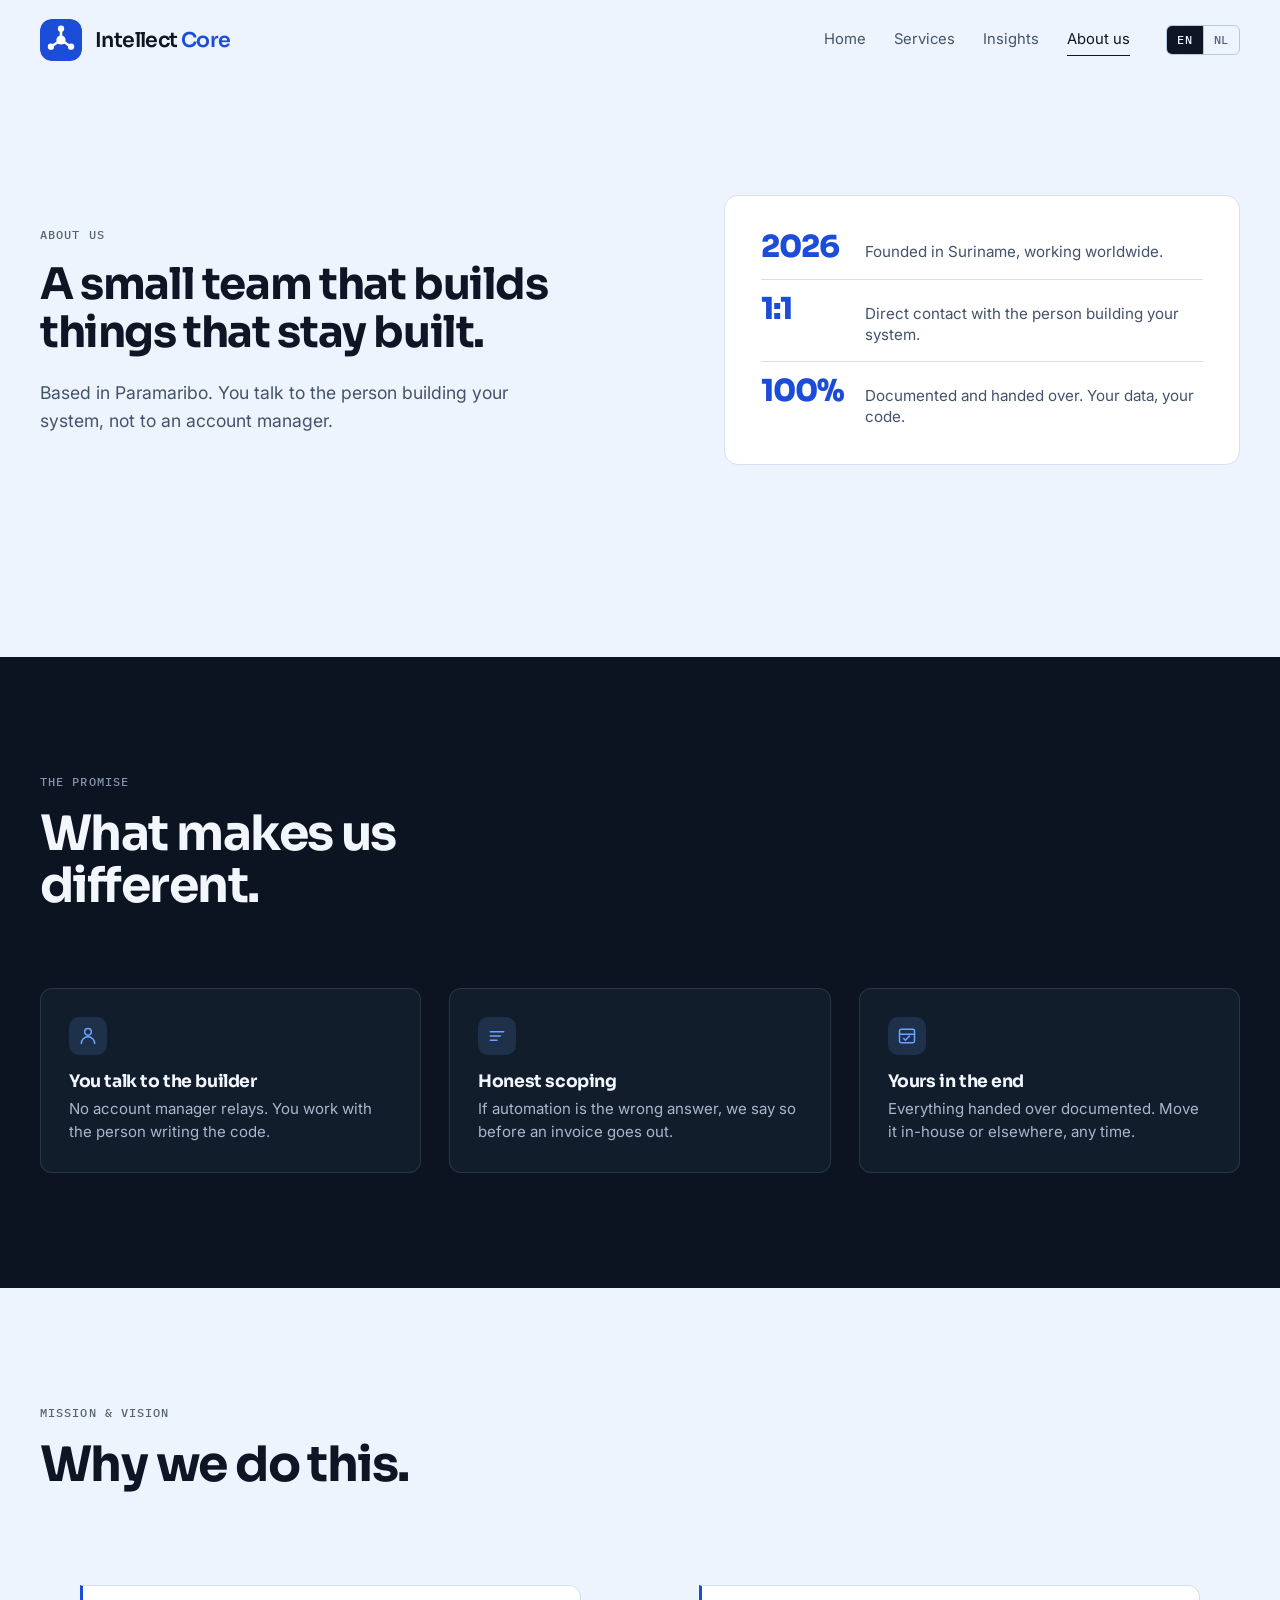
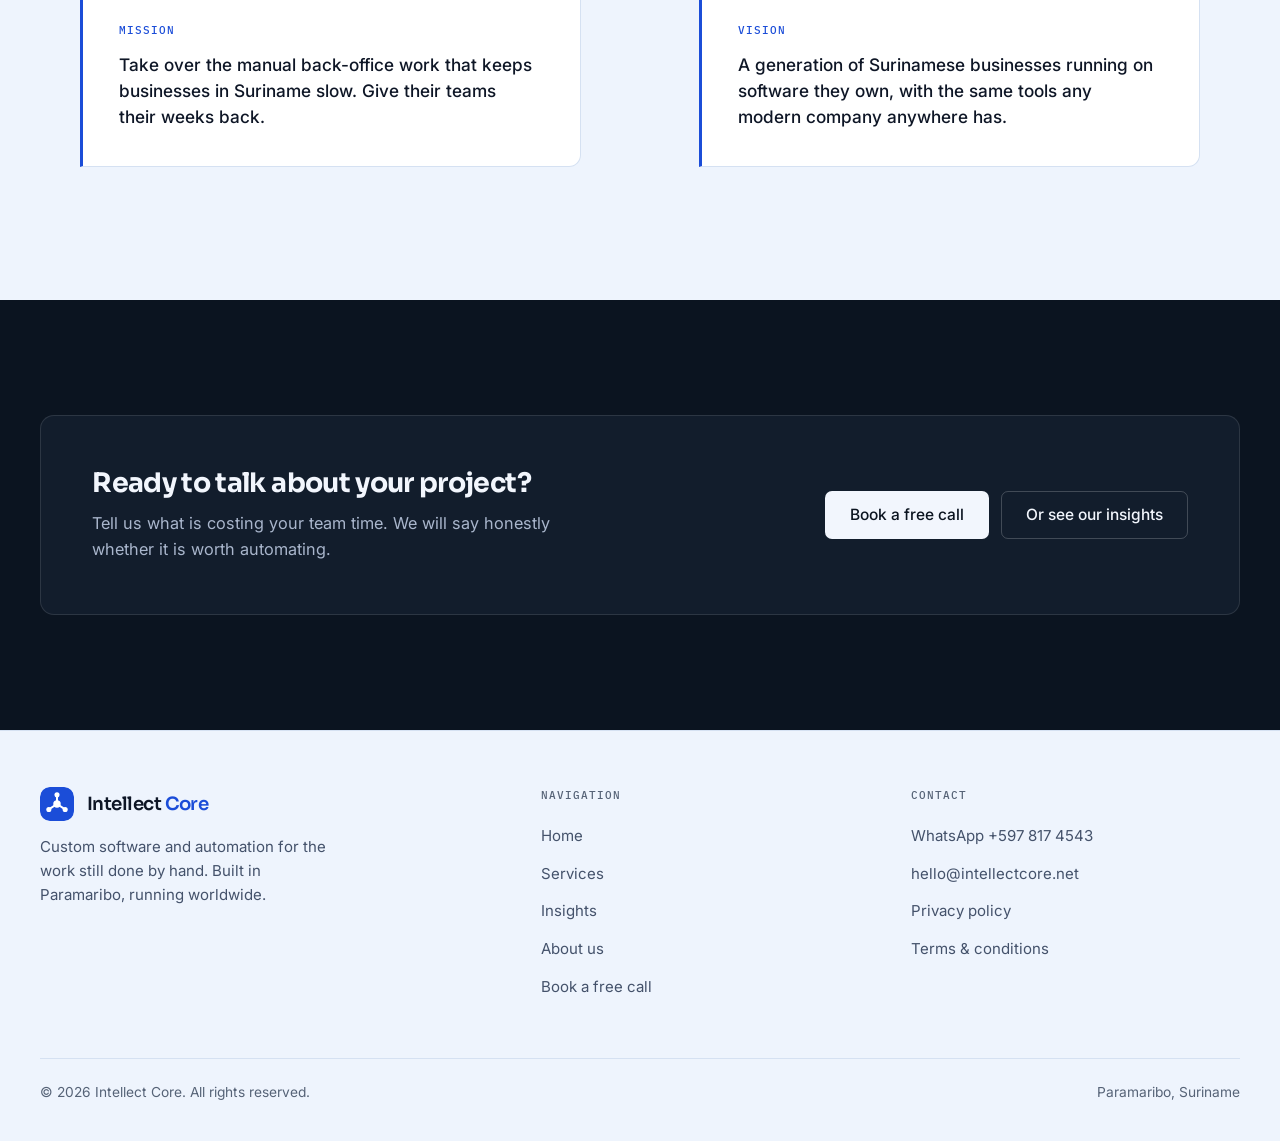
<file: website/main/about.html>
<!DOCTYPE html>
<html lang="en" data-lang="en" data-theme="light">
<head>
<meta charset="UTF-8" />
<meta name="viewport" content="width=device-width, initial-scale=1.0" />
<title>About us · Intellect Core</title>
<meta name="description" content="A small team in Paramaribo building custom software for businesses in Suriname and beyond. You talk to the person building your system." />
<meta name="robots" content="index, follow" />
<link rel="canonical" href="https://intellectcore.net/about.html" />
<meta name="theme-color" content="#eef4fd" />
<link rel="icon" type="image/svg+xml" href="favicon.svg" />
<script>
(function(){try{localStorage.removeItem("ic-theme")}catch(e){}
  document.documentElement.setAttribute("data-theme","light");
})();
</script>
<link rel="preconnect" href="https://fonts.googleapis.com" />
<link rel="preconnect" href="https://fonts.gstatic.com" crossorigin />
<link href="https://fonts.googleapis.com/css2?family=Sora:wght@600;700;800&family=Inter:wght@400;500;600&family=IBM+Plex+Mono:wght@400;500&display=swap" rel="stylesheet" />
<link rel="stylesheet" href="assets/site.css" />
</head>
<body data-page="about">
<a class="skip" href="#main" data-i18n="skip">Skip to content</a>

<header class="site-header" id="siteHeader">
  <div class="container hdr">
    <a class="brand" href="/" aria-label="Intellect Core, home">
      <svg class="mark" viewBox="0 0 100 100" aria-hidden="true">
        <rect width="100" height="100" rx="26" fill="#1b4dd8"/>
        <g stroke="#fff" stroke-width="6" stroke-linecap="round" fill="#fff">
          <path fill="none" d="M50 50V23 M50 50 26 66 M50 50 74 66"/>
          <circle cx="50" cy="23" r="7.5" stroke="none"/>
          <circle cx="26" cy="66" r="7.5" stroke="none"/>
          <circle cx="74" cy="66" r="7.5" stroke="none"/>
          <circle cx="50" cy="50" r="11" stroke="none"/>
        </g>
      </svg>
      <span style="color:var(--ink)"><b>Intellect</b> <span>Core</span></span>
    </a>
    <nav class="nav" id="navMenu" aria-label="Main">
      <a href="/" data-i18n="nav.home">Home</a>
      <a href="services.html" data-i18n="nav.services">Services</a>
      <a href="insights.html" data-i18n="nav.insights">Insights</a>
      <a href="about.html" class="current" data-i18n="nav.about">About us</a>
    </nav>
    <div class="hdr-end">
      <div class="langseg" role="group" aria-label="Language / Taal">
        <button type="button" data-lang="en" aria-pressed="true">EN</button>
        <button type="button" data-lang="nl" aria-pressed="false">NL</button>
      </div>
      <button class="nav-toggle" id="navToggle" type="button" aria-label="Menu" aria-expanded="false" aria-controls="navMenu">
        <svg aria-hidden="true" viewBox="0 0 24 24" width="18" height="18" fill="none" stroke="currentColor" stroke-width="1.8" stroke-linecap="round"><path d="M4 7h16M4 12h16M4 17h16"/></svg>
        <span class="nt-label" data-i18n="nav.menu">Menu</span>
      </button>
    </div>
  </div>
</header>

<main id="main">

  <!-- ══ ABOUT HERO ══ -->
  <section class="section" id="top">
    <div class="container">
      <div class="about-hero rv">
        <div class="ah-left">
          <span class="label" data-i18n="ab.label">About us</span>
          <h2 data-i18n="ab.h2">A small team that builds things that stay built.</h2>
          <p data-i18n="ab.p1">Based in Paramaribo. You talk to the person building your system, not to an account manager.</p>
        </div>
        <aside class="ah-right">
          <div class="ah-stat ah-row">
            <span class="ah-fig">2026</span>
            <span class="ah-cap" data-i18n="ab.s1">Founded in Suriname, working worldwide.</span>
          </div>
          <div class="ah-stat ah-row">
            <span class="ah-fig">1:1</span>
            <span class="ah-cap" data-i18n="ab.s2">Direct contact with the person building your system.</span>
          </div>
          <div class="ah-stat ah-row">
            <span class="ah-fig">100%</span>
            <span class="ah-cap" data-i18n="ab.s3">Documented and handed over. Your data, your code.</span>
          </div>
        </aside>
      </div>
    </div>
  </section>

  <!-- ══ PROMISE RAIL ══ -->
  <section class="section dark" id="promise">
    <div class="container">
      <div class="head rv">
        <div>
          <span class="label" data-i18n="pr.label">The promise</span>
          <h2 data-i18n="pr.h2">What makes us different.</h2>
        </div>
      </div>
      <div class="promise rv">
        <div class="promise-card">
          <span class="promise-ico" aria-hidden="true"><svg viewBox="0 0 24 24" fill="none" stroke="currentColor" stroke-width="1.8" stroke-linecap="round" stroke-linejoin="round"><circle cx="12" cy="7" r="4"/><path d="M4 21a8 8 0 0 1 16 0"/></svg></span>
          <h3 data-i18n="pr.c1.h">You talk to the builder</h3>
          <p data-i18n="pr.c1.p">No account manager relays. You work with the person writing the code.</p>
        </div>
        <div class="promise-card">
          <span class="promise-ico" aria-hidden="true"><svg viewBox="0 0 24 24" fill="none" stroke="currentColor" stroke-width="1.8" stroke-linecap="round" stroke-linejoin="round"><path d="M4 7h16M4 12h12M4 17h8"/></svg></span>
          <h3 data-i18n="pr.c2.h">Honest scoping</h3>
          <p data-i18n="pr.c2.p">If automation is the wrong answer, we say so before an invoice goes out.</p>
        </div>
        <div class="promise-card">
          <span class="promise-ico" aria-hidden="true"><svg viewBox="0 0 24 24" fill="none" stroke="currentColor" stroke-width="1.8" stroke-linecap="round" stroke-linejoin="round"><rect x="3" y="4" width="18" height="16" rx="2"/><path d="M3 10h18"/><path d="m8 15 2 2 5-5"/></svg></span>
          <h3 data-i18n="pr.c3.h">Yours in the end</h3>
          <p data-i18n="pr.c3.p">Everything handed over documented. Move it in-house or elsewhere, any time.</p>
        </div>
      </div>
    </div>
  </section>

  <!-- ══ MISSION & VISION ══ -->
  <section class="section" id="mv">
    <div class="container">
      <div class="head rv">
        <div>
          <span class="label" data-i18n="mv.label">Mission &amp; vision</span>
          <h2 data-i18n="mv.h2">Why we do this.</h2>
        </div>
      </div>
      <div class="mv-rail rv">
        <blockquote class="mv-quote">
          <span class="mv-k" data-i18n="mv.k1">Mission</span>
          <p data-i18n="mv.p1">Take over the manual back-office work that keeps businesses in Suriname slow. Give their teams their weeks back.</p>
        </blockquote>
        <blockquote class="mv-quote">
          <span class="mv-k" data-i18n="mv.k2">Vision</span>
          <p data-i18n="mv.p2">A generation of Surinamese businesses running on software they own, with the same tools any modern company anywhere has.</p>
        </blockquote>
      </div>
    </div>
  </section>

  <!-- ══ READY BAND ══ -->
  <section class="section dark" id="ready">
    <div class="container">
      <div class="ready-band rv">
        <div>
          <h3 data-i18n="rd.h3">Ready to talk about your project?</h3>
          <p data-i18n="rd.p">Tell us what is costing your team time. We will say honestly whether it is worth automating.</p>
        </div>
        <div class="ready-cta">
          <a class="btn btn-primary" href="book-a-free-call.html" data-i18n="rd.cta1">Book a free call</a>
          <a class="btn btn-ghost" href="insights.html" data-i18n="rd.cta2">Or see our insights</a>
        </div>
      </div>
    </div>
  </section>
</main>

<footer class="site-footer">
  <div class="container">
    <div class="foot">
      <div class="foot-brand">
        <a class="brand" href="/" style="margin:0">
          <svg class="mark" viewBox="0 0 100 100" aria-hidden="true">
            <rect width="100" height="100" rx="26" fill="#1b4dd8"/>
            <g stroke="#fff" stroke-width="6" stroke-linecap="round" fill="#fff">
              <path fill="none" d="M50 50V23 M50 50 26 66 M50 50 74 66"/>
              <circle cx="50" cy="23" r="7.5" stroke="none"/><circle cx="26" cy="66" r="7.5" stroke="none"/>
              <circle cx="74" cy="66" r="7.5" stroke="none"/><circle cx="50" cy="50" r="11" stroke="none"/>
            </g>
          </svg>
          <span style="color:var(--ink)"><b>Intellect</b> <span>Core</span></span>
        </a>
        <p class="foot-about" data-i18n="ft.about">Custom software and automation for the work still done by hand. Built in Paramaribo, running worldwide.</p>
      </div>
      <div>
        <h5 data-i18n="ft.nav">Navigation</h5>
        <ul>
          <li><a href="/" data-i18n="nav.home">Home</a></li>
          <li><a href="services.html" data-i18n="nav.services">Services</a></li>
          <li><a href="insights.html" data-i18n="nav.insights">Insights</a></li>
          <li><a href="about.html" data-i18n="nav.about">About us</a></li>
          <li><a href="book-a-free-call.html" data-i18n="nav.book">Book a free call</a></li>
        </ul>
      </div>
      <div>
        <h5 data-i18n="ft.touch">Contact</h5>
        <ul>
          <li><a href="https://wa.me/5978174543" target="_blank" rel="noopener">WhatsApp +597 817 4543</a></li>
          <li><a href="mailto:hello@intellectcore.net">hello@intellectcore.net</a></li>
          <li><a href="privacybeleid.html" data-i18n="ft.privacy">Privacy policy</a></li>
          <li><a href="algemene-voorwaarden.html" data-i18n="ft.terms">Terms &amp; conditions</a></li>
        </ul>
      </div>
    </div>
    <div class="foot-bot">
      <span data-i18n="ft.rights">© 2026 Intellect Core. All rights reserved.</span>
      <span data-i18n="ft.where">Paramaribo, Suriname</span>
    </div>
  </div>
</footer>

<a class="fab" id="waFab" href="https://wa.me/5978174543?text=Hi%20Intellect%20Core%2C%20I%27d%20like%20to%20talk%20about%20a%20project" target="_blank" rel="noopener">
  <svg aria-hidden="true" viewBox="0 0 24 24" fill="currentColor"><path d="M12.04 2c-5.46 0-9.9 4.44-9.9 9.9 0 1.75.46 3.45 1.32 4.95L2 22l5.3-1.39a9.86 9.86 0 0 0 4.74 1.21h.01c5.46 0 9.9-4.44 9.9-9.9 0-2.64-1.03-5.13-2.9-7A9.82 9.82 0 0 0 12.04 2z"/></svg>
  <span data-i18n="fab">WhatsApp us</span>
</a>

<script src="assets/site.js" defer></script>
</body>
</html>
</file>
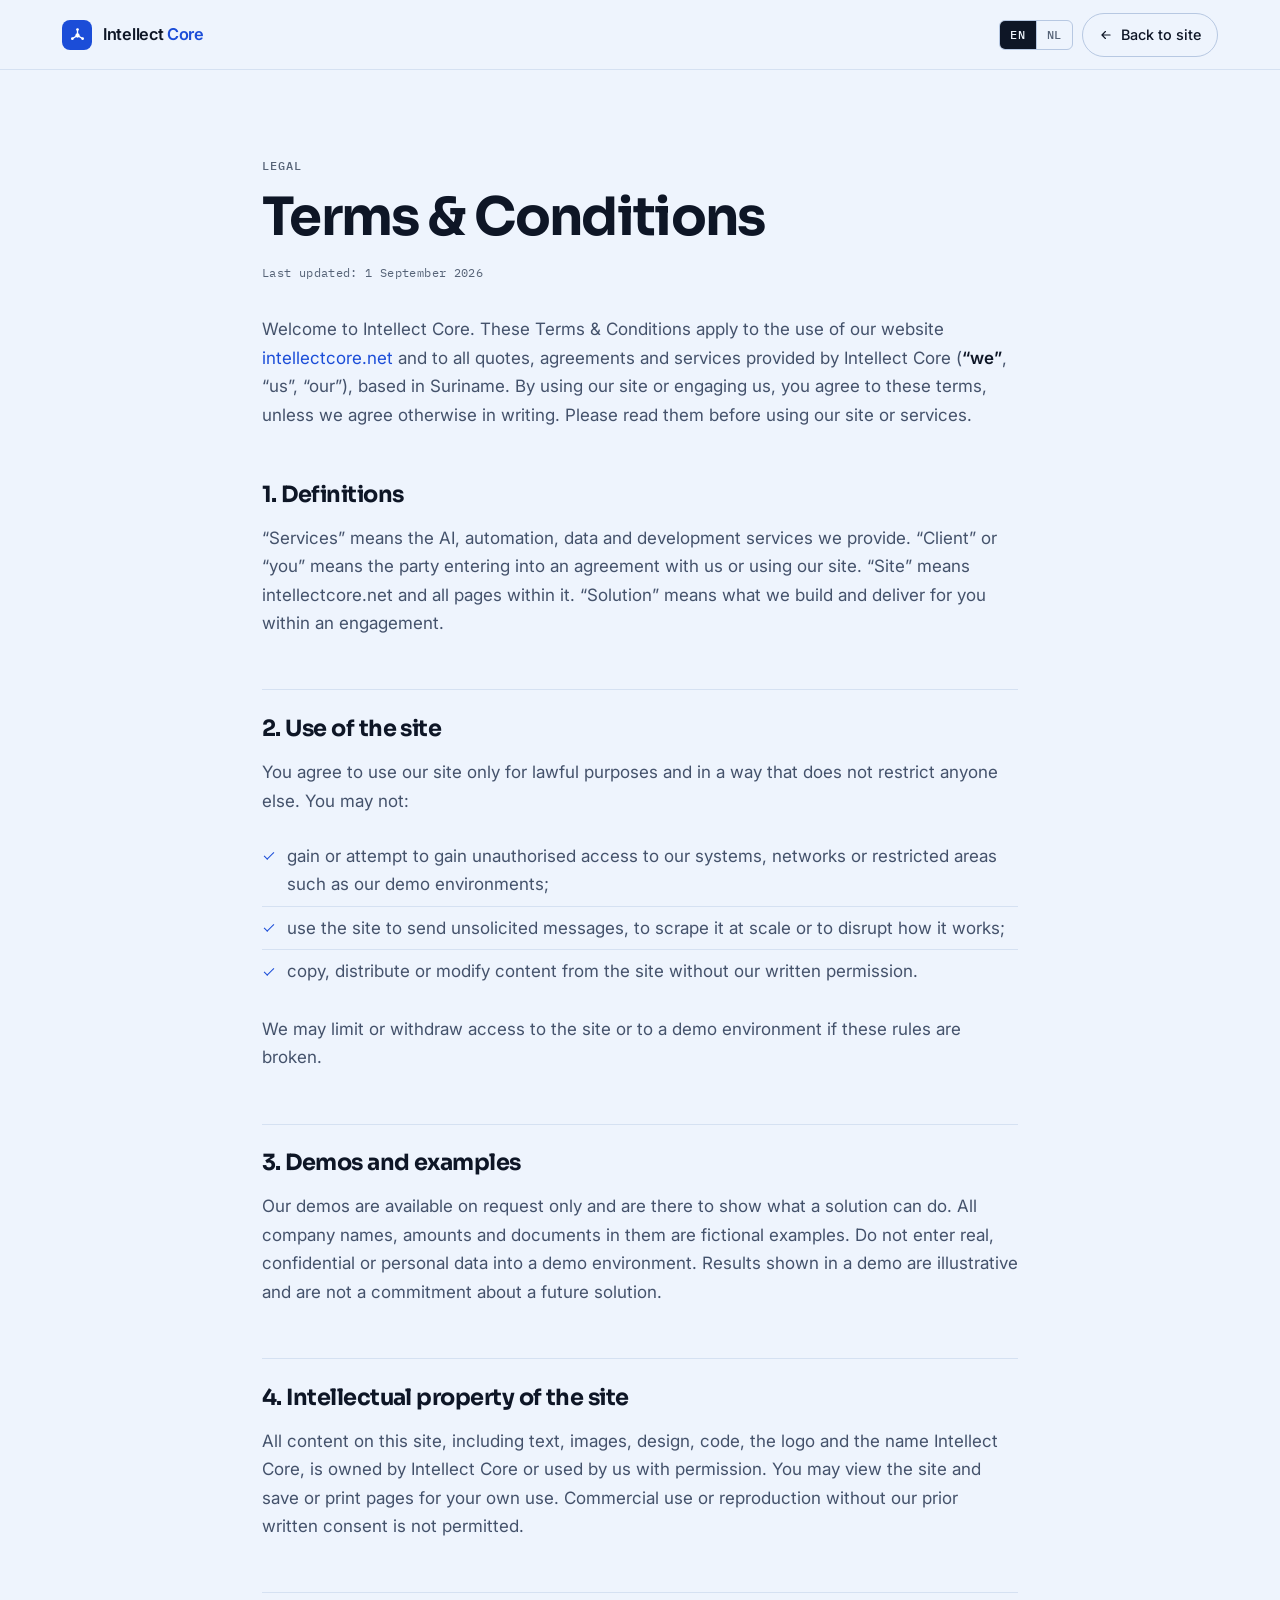
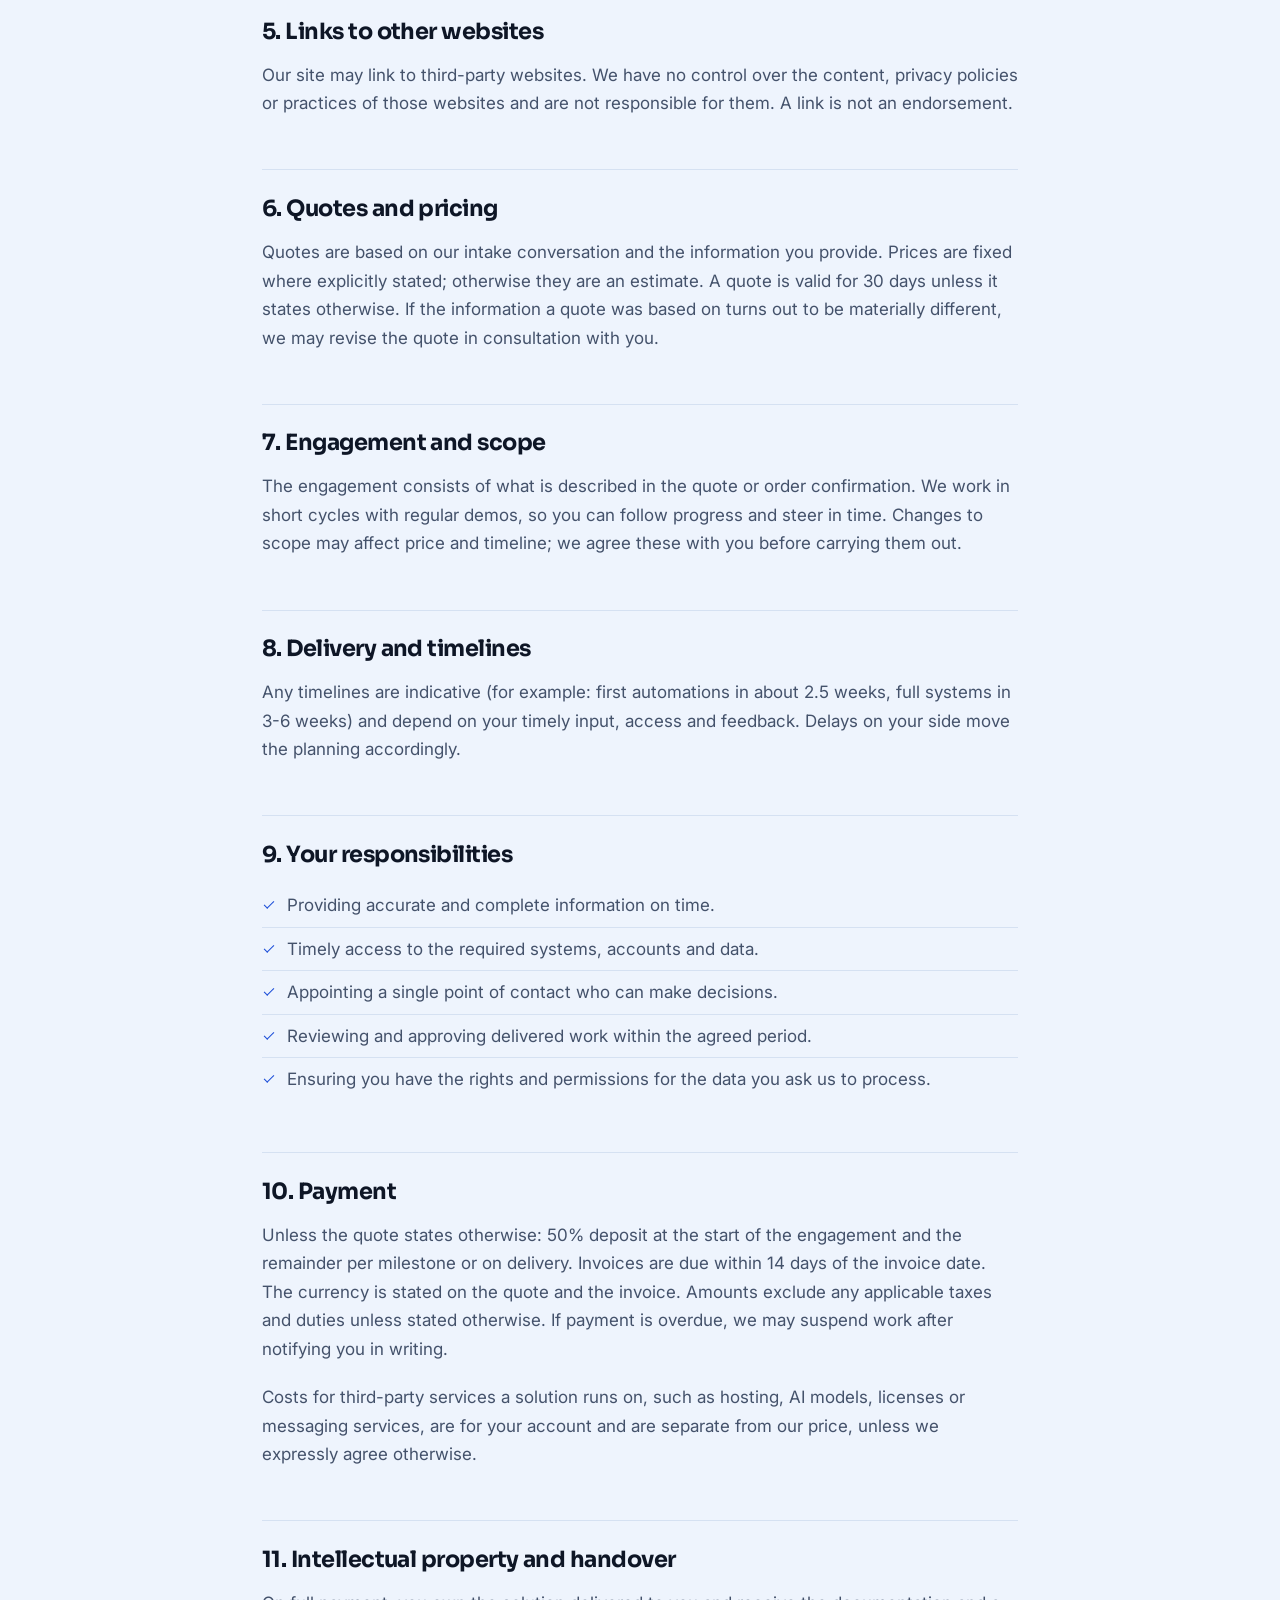
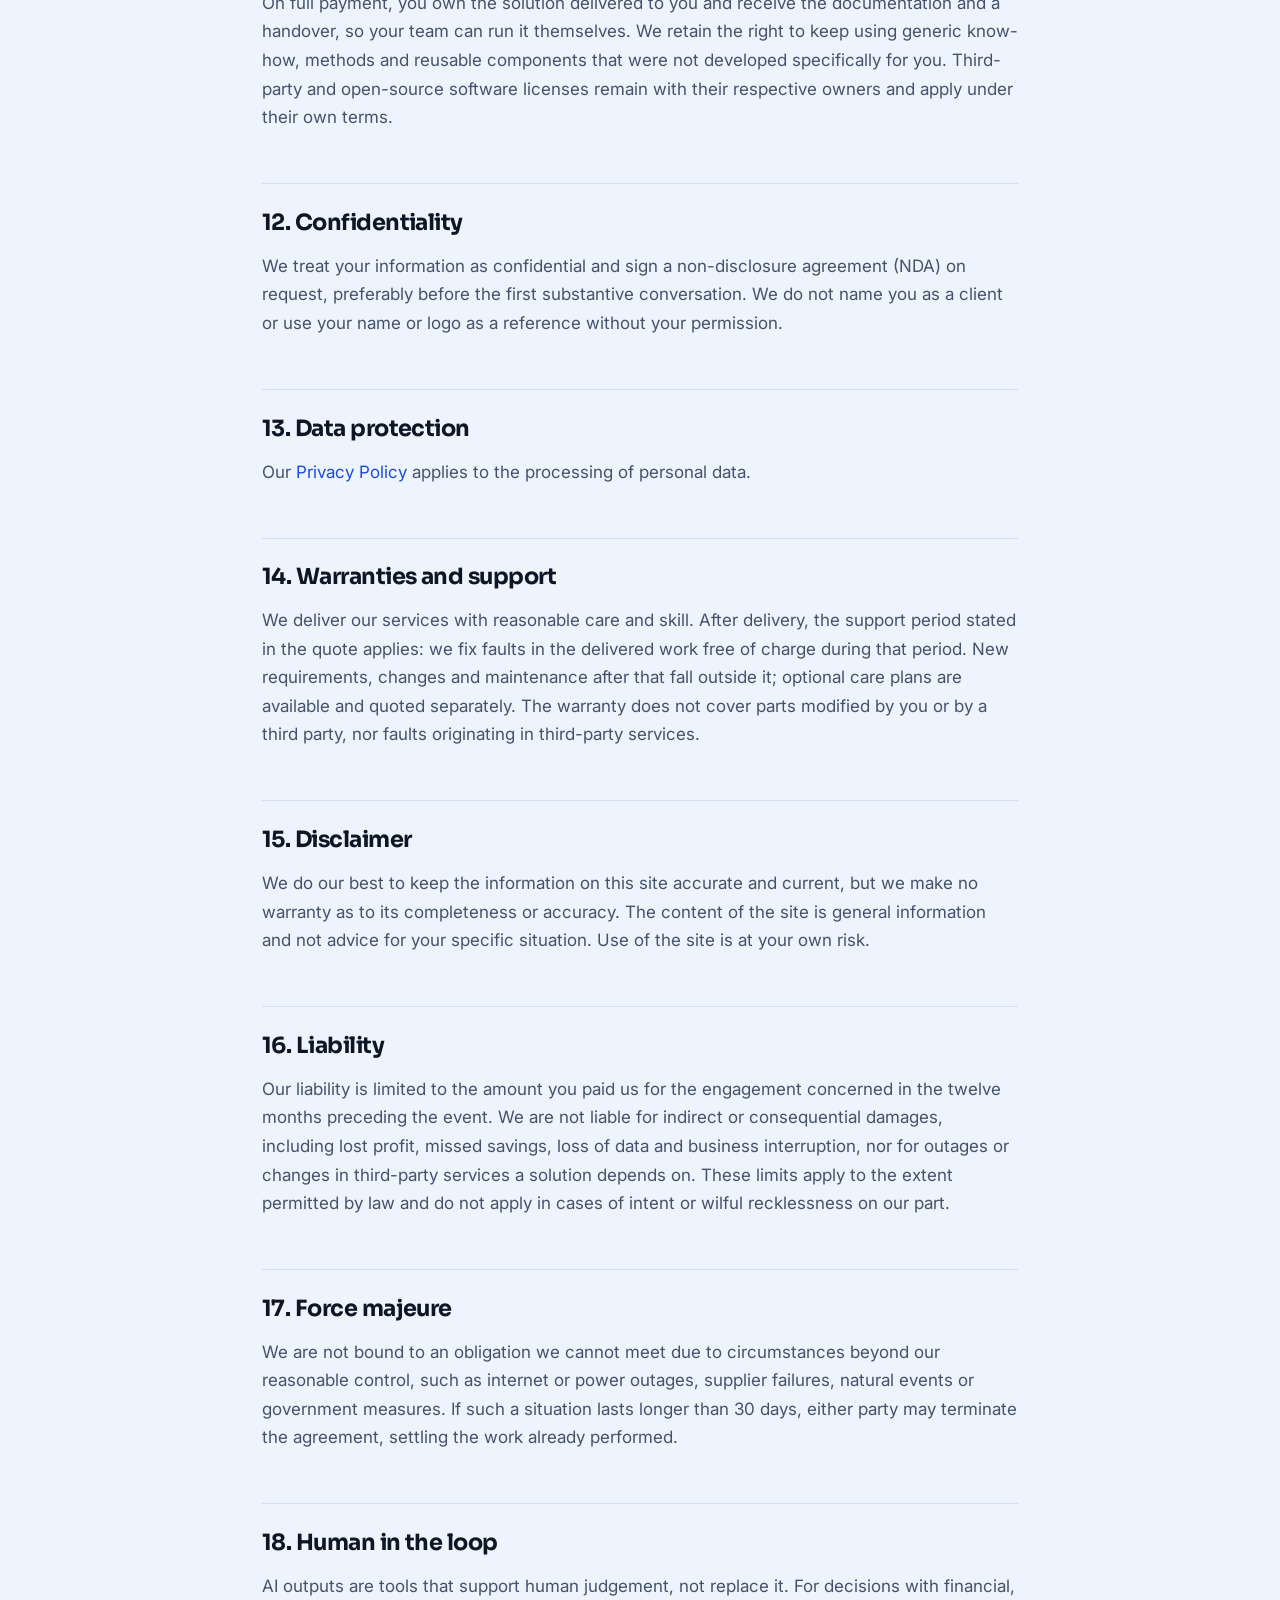
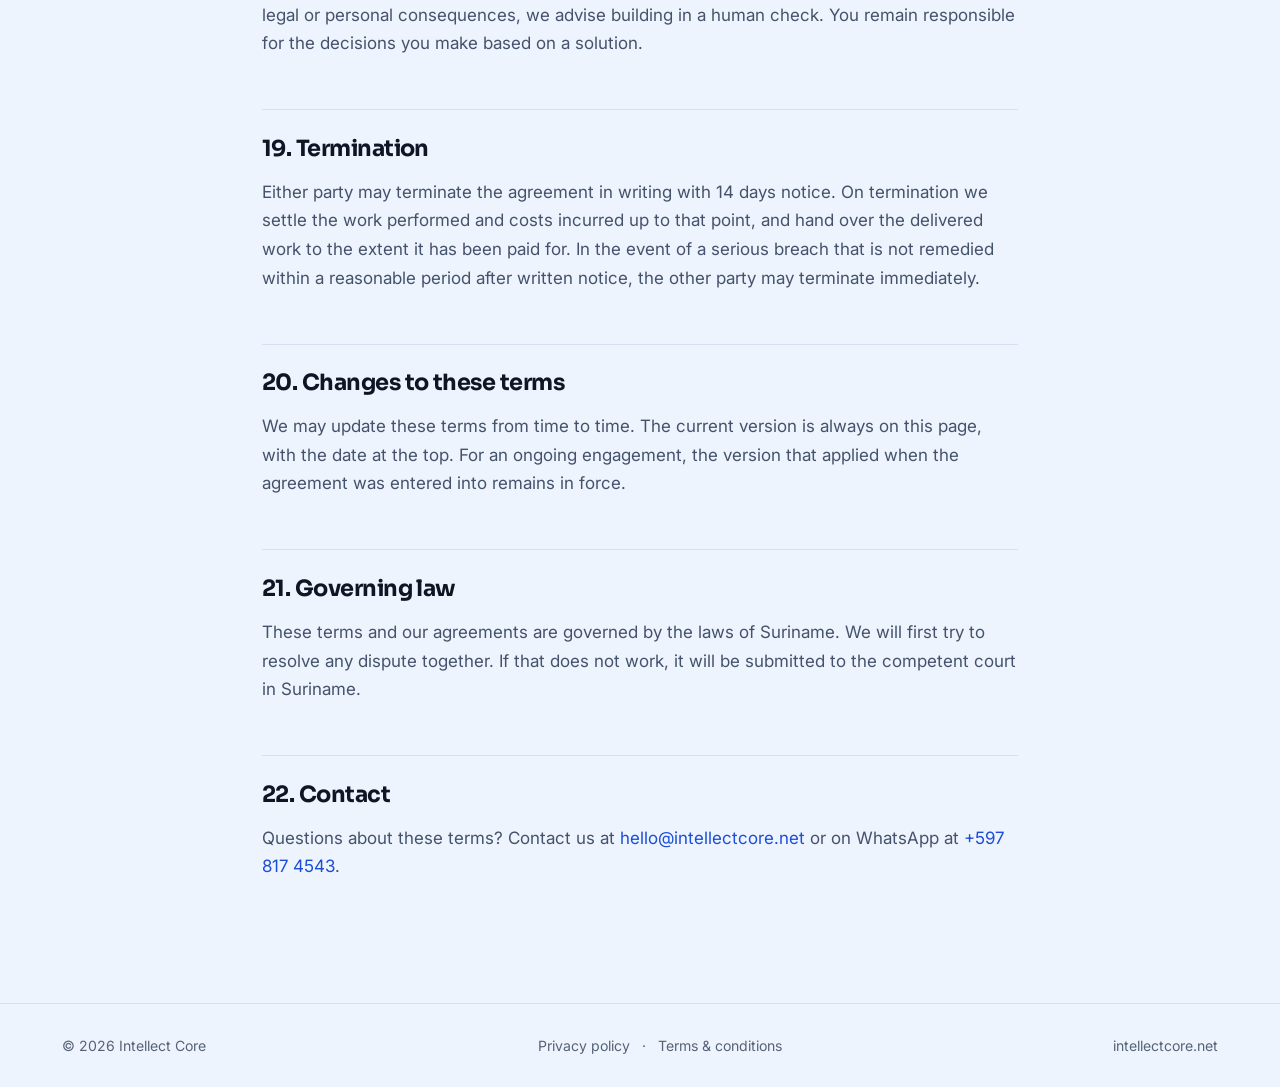
<file: website/main/algemene-voorwaarden.html>
<!DOCTYPE html>
<!--
  Intellect Core — Algemene voorwaarden / Terms & Conditions
  Laatst inhoudelijk bijgewerkt: 1 september 2026.
-->
<html lang="en" data-lang="en">
<head>
<meta charset="UTF-8" />
<meta name="viewport" content="width=device-width, initial-scale=1.0" />
<title>Algemene voorwaarden · Intellect Core</title>
<meta name="description" content="Algemene voorwaarden van Intellect Core: de voorwaarden die gelden voor onze offertes, overeenkomsten en diensten." />
<meta name="robots" content="index, follow" />
<meta name="theme-color" content="#eef4fd" />
<link rel="icon" type="image/svg+xml" href="favicon.svg" />
<link rel="preconnect" href="https://fonts.googleapis.com" />
<link rel="preconnect" href="https://fonts.gstatic.com" crossorigin />
<link href="https://fonts.googleapis.com/css2?family=Sora:wght@600;700&family=Inter:wght@400;500;600&family=IBM+Plex+Mono:wght@400;500&display=swap" rel="stylesheet" />
<script>
  try{var _l=localStorage.getItem("ic-lang");document.documentElement.setAttribute("data-lang",_l==="nl"?"nl":"en");document.documentElement.setAttribute("lang",_l==="nl"?"nl":"en");}catch(e){}
</script>
<style>
/* Intellect Core — legal pages. Same tokens as index.html. */
:root{
  --paper:#eef4fd; --paper-2:#ffffff; --paper-3:#e1ebfa;
  --ink:#0e1626; --ink-2:#44526b; --ink-3:#566377;
  --rule:#d5e1f2; --rule-2:#b7c8e2;
  --accent:#1b4dd8; --accent-soft:#e7eefe; --mark:#0e6f8c;
  --display:"Sora","Segoe UI",Inter,system-ui,sans-serif;
  --sans:"Inter",system-ui,-apple-system,"Segoe UI",Roboto,Helvetica,Arial,sans-serif;
  --mono:"IBM Plex Mono",ui-monospace,Menlo,Consolas,monospace;
  --maxw:820px; --gut:32px; --header-h:70px;
}
*,*::before,*::after{box-sizing:border-box}
html{-webkit-text-size-adjust:100%;scroll-padding-top:calc(var(--header-h) + 24px)}
@media(prefers-reduced-motion:reduce){*{animation-duration:.001ms!important;transition-duration:.001ms!important}}
body{margin:0;background:var(--paper);color:var(--ink);
  font-family:var(--sans);font-size:17px;line-height:1.68;
  -webkit-font-smoothing:antialiased;overflow-x:hidden}
a{color:inherit;text-decoration:none}
::selection{background:#cfe0ff;color:var(--ink)}
:focus-visible{outline:2px solid var(--accent);outline-offset:3px;border-radius:2px}

.lp-header{position:sticky;top:0;z-index:50;height:var(--header-h);
  background:var(--paper);border-bottom:1px solid var(--rule)}
.lp-nav{max-width:1220px;margin:0 auto;padding:0 var(--gut);height:var(--header-h);
  display:flex;align-items:center;gap:20px}
.brand{display:flex;align-items:center;gap:11px;font-weight:600;font-size:1.02rem;
  letter-spacing:-.018em;margin-right:auto;color:var(--ink)}
.logo-mark{width:30px;height:30px;border-radius:8px;background:var(--accent);flex:none;
  display:grid;place-items:center}
.logo-mark svg{width:19px;height:19px}
.brand .ac{color:var(--accent)}
.lp-actions{display:flex;align-items:center;gap:9px}
.langseg{display:inline-flex;border:1px solid var(--rule-2);border-radius:6px;overflow:hidden}
.langseg button{font-family:var(--mono);font-size:.72rem;font-weight:500;letter-spacing:.06em;
  background:none;border:0;color:var(--ink-3);padding:8px 10px;cursor:pointer;line-height:1}
.langseg button + button{border-left:1px solid var(--rule-2)}
.langseg button[aria-pressed="true"]{background:var(--ink);color:var(--paper)}
.btn-back{display:inline-flex;align-items:center;gap:8px;font-size:.9rem;font-weight:500;
  border:1px solid var(--rule-2);border-radius:999px;padding:9px 16px;color:var(--ink);
  transition:border-color .18s,background .18s}
.btn-back:hover{border-color:var(--ink);background:var(--paper-3)}
.btn-back svg{width:14px;height:14px}

.lp-main{padding:clamp(48px,7vw,86px) 0 clamp(60px,8vw,104px)}
.container{max-width:var(--maxw);margin:0 auto;padding:0 var(--gut)}
.eyebrow{font-family:var(--mono);font-size:.76rem;font-weight:500;letter-spacing:.09em;
  text-transform:uppercase;color:var(--ink-3);display:block;margin-bottom:1.1em}
h1{font-family:var(--display);font-weight:700;letter-spacing:-.032em;line-height:1.06;
  font-size:clamp(2.3rem,5vw,3.3rem);margin:0 0 .3em}
h2{font-family:var(--display);font-weight:700;letter-spacing:-.024em;line-height:1.22;
  font-size:clamp(1.18rem,1.9vw,1.4rem);margin:2.3em 0 .7em;
  padding-top:1.1em;border-top:1px solid var(--rule)}
h2:first-of-type{border-top:0;padding-top:0}
p{margin:0 0 1.15em;color:var(--ink-2)}
.updated{font-family:var(--mono);font-size:.78rem;letter-spacing:.03em;color:var(--ink-3);
  margin-bottom:2.6em}
ul{margin:0 0 1.3em;padding-left:0;list-style:none}
li{position:relative;padding:7px 0 7px 25px;color:var(--ink-2);border-top:1px solid var(--rule)}
li:first-child{border-top:0}
li::before{content:"";position:absolute;left:2px;top:1.02em;width:10px;height:5px;
  border-left:1.6px solid var(--accent);border-bottom:1.6px solid var(--accent);
  transform:rotate(-45deg)}
a.inline,.inline a,p a,li a{color:var(--accent);border-bottom:1px solid transparent;
  transition:border-color .18s}
p a:hover,li a:hover,a.inline:hover{border-bottom-color:var(--accent)}
strong,b{color:var(--ink);font-weight:600}

.lp-footer{border-top:1px solid var(--rule);background:var(--paper);padding:30px 0}
.lp-foot-row{max-width:1220px;margin:0 auto;padding:0 var(--gut);
  display:flex;flex-wrap:wrap;gap:12px 28px;justify-content:space-between;align-items:center;
  font-size:.88rem;color:var(--ink-3)}
.footer-legal{display:flex;gap:12px;align-items:center}
.lp-foot-row a:hover{color:var(--ink)}

[data-lang="nl"] [data-lang-block="en"]{display:none}
[data-lang="en"] [data-lang-block="nl"]{display:none}

@media(max-width:600px){
  :root{--gut:22px}
  body{font-size:16px}
  .btn-back .lbl{display:none}
  .btn-back{padding:11px 13px}
  .langseg button{padding:12px 11px;min-height:44px;min-width:44px}
}
</style>
</head>
<body>

<header class="lp-header">
  <div class="lp-nav">
    <a class="brand" href="index.html" aria-label="Intellect Core home">
      <span class="logo-mark"><svg viewBox="0 0 24 24" fill="none" stroke="#fff" stroke-width="1.7" stroke-linecap="round" stroke-linejoin="round" aria-hidden="true"><path d="M12 12V4.4M12 12 5.5 16M12 12 18.5 16"/><circle cx="12" cy="4.4" r="1.7" fill="#fff" stroke="none"/><circle cx="5.5" cy="16" r="1.7" fill="#fff" stroke="none"/><circle cx="18.5" cy="16" r="1.7" fill="#fff" stroke="none"/><circle cx="12" cy="12" r="2.7" fill="#fff" stroke="none"/></svg></span>
      <span><b>Intellect</b> <span class="ac">Core</span></span>
    </a>
    <div class="lp-actions">
      <div class="langseg" role="group" aria-label="Language / Taal">
        <button type="button" data-lang="en" aria-pressed="true">EN</button>
        <button type="button" data-lang="nl" aria-pressed="false">NL</button>
      </div>
      <a class="btn-back" href="index.html">
        <svg viewBox="0 0 24 24" fill="none" stroke="currentColor" stroke-width="2" stroke-linecap="round" stroke-linejoin="round" aria-hidden="true"><path d="M19 12H5M11 18l-6-6 6-6"/></svg>
        <span class="lbl" data-lang-block="nl">Terug naar site</span><span class="lbl" data-lang-block="en">Back to site</span>
      </a>
    </div>
  </div>
</header>

<main class="lp-main">
  <div class="container">

    <!-- ============ NEDERLANDS ============ -->
    <div data-lang-block="nl">
      <div class="eyebrow">Juridisch</div>
      <h1>Algemene voorwaarden</h1>
      <p class="updated">Laatst bijgewerkt: 1 september 2026</p>

      <p>Welkom bij Intellect Core. Deze algemene voorwaarden gelden voor het gebruik van onze website <a class="inline" href="index.html">intellectcore.net</a> en voor alle offertes, overeenkomsten en diensten van Intellect Core (<strong>&ldquo;wij&rdquo;</strong>, &ldquo;ons&rdquo;, &ldquo;onze&rdquo;), gevestigd in Suriname. Door onze site te gebruiken of met ons in zee te gaan, gaat u akkoord met deze voorwaarden, tenzij wij schriftelijk iets anders afspreken. Leest u ze rustig door voordat u van onze site of diensten gebruikmaakt.</p>

      <h2>1. Definities</h2>
      <p>&ldquo;Diensten&rdquo; zijn de AI-, automatiserings-, data- en ontwikkeldiensten die wij leveren. &ldquo;Opdrachtgever&rdquo; of &ldquo;u&rdquo; is de partij die met ons een overeenkomst aangaat of onze site gebruikt. &ldquo;Site&rdquo; is intellectcore.net met alle onderliggende pagina&rsquo;s. &ldquo;Oplossing&rdquo; is wat wij binnen een opdracht voor u bouwen en opleveren.</p>

      <h2>2. Gebruik van de website</h2>
      <p>U gebruikt onze site alleen voor rechtmatige doeleinden en op een manier die anderen niet hindert. Het is niet toegestaan om:</p>
      <ul>
        <li>zonder toestemming toegang te krijgen of te proberen te krijgen tot onze systemen, netwerken of afgeschermde onderdelen zoals onze demo-omgevingen;</li>
        <li>de site te gebruiken voor ongevraagde berichten, het geautomatiseerd uitlezen op grote schaal of het verstoren van de werking ervan;</li>
        <li>inhoud van de site te kopi&euml;ren, te verspreiden of aan te passen zonder onze schriftelijke toestemming.</li>
      </ul>
      <p>Wij mogen de toegang tot de site of tot een demo-omgeving beperken of intrekken wanneer deze regels worden overtreden.</p>

      <h2>3. Demo&rsquo;s en voorbeelden</h2>
      <p>Onze demo&rsquo;s zijn alleen op aanvraag toegankelijk en laten zien wat een oplossing kan doen. Alle bedrijfsnamen, bedragen en documenten daarin zijn fictieve voorbeelden. Voer geen echte, vertrouwelijke of persoonsgegevens in een demo-omgeving in. Resultaten uit een demo zijn illustratief en vormen geen toezegging over een toekomstige oplossing.</p>

      <h2>4. Intellectueel eigendom van de site</h2>
      <p>Alle inhoud op deze site, waaronder teksten, afbeeldingen, vormgeving, code, het logo en de naam Intellect Core, is eigendom van Intellect Core of wordt door ons met toestemming gebruikt. U mag de site bekijken en pagina&rsquo;s voor eigen gebruik opslaan of printen. Commercieel gebruik of verveelvoudiging zonder onze voorafgaande schriftelijke toestemming is niet toegestaan.</p>

      <h2>5. Links naar andere websites</h2>
      <p>Onze site kan verwijzen naar websites van derden. Wij hebben geen invloed op de inhoud, het privacybeleid of de werkwijze van die websites en zijn daar niet verantwoordelijk voor. Een link betekent geen aanbeveling.</p>

      <h2>6. Offertes en prijzen</h2>
      <p>Offertes zijn gebaseerd op ons kennismakingsgesprek en op de informatie die u aanlevert. Prijzen zijn vast waar dat uitdrukkelijk is vermeld; in de overige gevallen gaat het om een schatting. Een offerte is 30 dagen geldig, tenzij daarin een andere termijn staat. Blijkt de informatie waarop de offerte is gebaseerd wezenlijk anders te zijn, dan mogen wij de offerte in overleg met u herzien.</p>

      <h2>7. Opdracht en scope</h2>
      <p>De opdracht bestaat uit wat in de offerte of opdrachtbevestiging is beschreven. Wij werken in korte cycli met regelmatig een demo, zodat u de voortgang volgt en tijdig kunt bijsturen. Wijzigingen in de scope kunnen gevolgen hebben voor de prijs en de planning; die stemmen wij met u af voordat wij ze uitvoeren.</p>

      <h2>8. Levering en termijnen</h2>
      <p>Genoemde termijnen zijn indicatief (bijvoorbeeld: eerste automatiseringen in ongeveer 2,5 week, volledige systemen in 3-6 weken) en zijn afhankelijk van tijdige input, toegang en feedback van uw kant. Bij vertraging aan uw zijde schuift de planning mee op.</p>

      <h2>9. Uw verplichtingen</h2>
      <ul>
        <li>Het tijdig aanleveren van juiste en volledige informatie.</li>
        <li>Tijdige toegang tot de benodigde systemen, accounts en data.</li>
        <li>Het aanwijzen van een vast contactpersoon die beslissingen kan nemen.</li>
        <li>Het beoordelen en goedkeuren van opgeleverd werk binnen de afgesproken termijn.</li>
        <li>Het zorgen voor de rechten en toestemmingen die nodig zijn voor de data die u ons laat verwerken.</li>
      </ul>

      <h2>10. Betaling</h2>
      <p>Tenzij in de offerte anders is vermeld geldt: 50% aanbetaling bij aanvang van de opdracht en het restant per mijlpaal of bij oplevering. Facturen worden binnen 14 dagen na factuurdatum voldaan. De valuta staat op de offerte en op de factuur. Bedragen zijn exclusief eventuele belastingen en heffingen, tenzij anders vermeld. Bij een betalingsachterstand mogen wij de werkzaamheden opschorten nadat wij u daar schriftelijk op hebben gewezen.</p>
      <p>Kosten van diensten van derden waarop een oplossing draait, zoals hosting, AI-modellen, licenties of berichtendiensten, komen voor uw rekening en staan los van onze prijs, tenzij wij uitdrukkelijk iets anders afspreken.</p>

      <h2>11. Intellectueel eigendom en overdracht</h2>
      <p>Na volledige betaling wordt u eigenaar van de voor u opgeleverde oplossing en ontvangt u de documentatie en een overdracht, zodat uw team er zelf mee verder kan. Wij behouden het recht om generieke kennis, methodes en herbruikbare componenten die niet specifiek voor u zijn ontwikkeld te blijven gebruiken. Licenties van software van derden en open source blijven bij hun respectievelijke eigenaren en gelden onder hun eigen voorwaarden.</p>

      <h2>12. Vertrouwelijkheid</h2>
      <p>Wij behandelen uw informatie vertrouwelijk en ondertekenen op verzoek een geheimhoudingsverklaring (NDA), bij voorkeur v&oacute;&oacute;r het eerste inhoudelijke gesprek. Wij noemen u niet als klant en gebruiken uw naam of logo niet als referentie zonder uw toestemming.</p>

      <h2>13. Gegevensbescherming</h2>
      <p>Op de verwerking van persoonsgegevens is ons <a class="inline" href="privacybeleid.html">privacybeleid</a> van toepassing.</p>

      <h2>14. Garanties en support</h2>
      <p>Wij leveren onze diensten met redelijke zorg en vakmanschap. Na oplevering geldt de supportperiode die in de offerte staat: fouten in het opgeleverde werk herstellen wij in die periode kosteloos. Nieuwe wensen, wijzigingen en onderhoud daarna vallen daarbuiten; optionele onderhoudsplannen zijn beschikbaar en worden apart geoffreerd. De garantie geldt niet voor onderdelen die door u of door een derde zijn aangepast, en niet voor storingen die hun oorsprong vinden bij diensten van derden.</p>

      <h2>15. Disclaimer</h2>
      <p>Wij doen ons best om de informatie op deze site juist en actueel te houden, maar geven geen garantie op volledigheid of juistheid. De inhoud van de site is algemene informatie en geen advies voor uw specifieke situatie. Gebruik van de site is voor uw eigen risico.</p>

      <h2>16. Aansprakelijkheid</h2>
      <p>Onze aansprakelijkheid is beperkt tot het bedrag dat u voor de betreffende opdracht aan ons hebt betaald in de twaalf maanden voorafgaand aan het voorval. Wij zijn niet aansprakelijk voor indirecte schade of gevolgschade, waaronder gederfde winst, gemiste besparingen, verlies van data en bedrijfsstilstand, en evenmin voor storingen of wijzigingen bij diensten van derden waarvan een oplossing afhankelijk is. Deze beperkingen gelden voor zover de wet dat toestaat en niet bij opzet of bewuste roekeloosheid van onze kant.</p>

      <h2>17. Overmacht</h2>
      <p>Wij zijn niet gehouden aan een verplichting die wij niet kunnen nakomen door omstandigheden buiten onze redelijke controle, zoals uitval van internet of stroom, storingen bij leveranciers, natuurgeweld of overheidsmaatregelen. Duurt zo&rsquo;n situatie langer dan 30 dagen, dan mag elke partij de overeenkomst be&euml;indigen, waarbij het reeds verrichte werk wordt afgerekend.</p>

      <h2>18. Mens aan het stuur</h2>
      <p>AI-uitkomsten zijn hulpmiddelen die het menselijk oordeel ondersteunen, niet vervangen. Voor beslissingen met financi&euml;le, juridische of persoonlijke gevolgen adviseren wij een menselijke controle in te bouwen. U blijft verantwoordelijk voor de beslissingen die u op basis van een oplossing neemt.</p>

      <h2>19. Be&euml;indiging</h2>
      <p>Beide partijen kunnen de overeenkomst schriftelijk be&euml;indigen met een opzegtermijn van 14 dagen. Bij be&euml;indiging rekenen wij het tot dat moment verrichte werk en de reeds gemaakte kosten af, en dragen wij het opgeleverde werk over voor zover dat is betaald. Bij een ernstige tekortkoming die na een schriftelijke ingebrekestelling niet binnen een redelijke termijn wordt hersteld, mag de andere partij de overeenkomst direct be&euml;indigen.</p>

      <h2>20. Wijzigingen van deze voorwaarden</h2>
      <p>Wij kunnen deze voorwaarden van tijd tot tijd bijwerken. De actuele versie staat altijd op deze pagina, met de datum bovenaan. Op een lopende opdracht blijft de versie gelden die van toepassing was toen de overeenkomst werd gesloten.</p>

      <h2>21. Toepasselijk recht</h2>
      <p>Op deze voorwaarden en op onze overeenkomsten is het recht van Suriname van toepassing. Wij proberen een geschil eerst samen op te lossen. Lukt dat niet, dan wordt het voorgelegd aan de bevoegde rechter in Suriname.</p>

      <h2>22. Contact</h2>
      <p>Vragen over deze voorwaarden? Neem contact op via <a href="mailto:hello@intellectcore.net">hello@intellectcore.net</a> of WhatsApp <a class="inline" href="https://wa.me/5978174543" target="_blank" rel="noopener">+597 817 4543</a>.</p>
    </div>

    <!-- ============ ENGLISH ============ -->
    <div data-lang-block="en">
      <div class="eyebrow">Legal</div>
      <h1>Terms &amp; Conditions</h1>
      <p class="updated">Last updated: 1 September 2026</p>

      <p>Welcome to Intellect Core. These Terms &amp; Conditions apply to the use of our website <a class="inline" href="index.html">intellectcore.net</a> and to all quotes, agreements and services provided by Intellect Core (<strong>&ldquo;we&rdquo;</strong>, &ldquo;us&rdquo;, &ldquo;our&rdquo;), based in Suriname. By using our site or engaging us, you agree to these terms, unless we agree otherwise in writing. Please read them before using our site or services.</p>

      <h2>1. Definitions</h2>
      <p>&ldquo;Services&rdquo; means the AI, automation, data and development services we provide. &ldquo;Client&rdquo; or &ldquo;you&rdquo; means the party entering into an agreement with us or using our site. &ldquo;Site&rdquo; means intellectcore.net and all pages within it. &ldquo;Solution&rdquo; means what we build and deliver for you within an engagement.</p>

      <h2>2. Use of the site</h2>
      <p>You agree to use our site only for lawful purposes and in a way that does not restrict anyone else. You may not:</p>
      <ul>
        <li>gain or attempt to gain unauthorised access to our systems, networks or restricted areas such as our demo environments;</li>
        <li>use the site to send unsolicited messages, to scrape it at scale or to disrupt how it works;</li>
        <li>copy, distribute or modify content from the site without our written permission.</li>
      </ul>
      <p>We may limit or withdraw access to the site or to a demo environment if these rules are broken.</p>

      <h2>3. Demos and examples</h2>
      <p>Our demos are available on request only and are there to show what a solution can do. All company names, amounts and documents in them are fictional examples. Do not enter real, confidential or personal data into a demo environment. Results shown in a demo are illustrative and are not a commitment about a future solution.</p>

      <h2>4. Intellectual property of the site</h2>
      <p>All content on this site, including text, images, design, code, the logo and the name Intellect Core, is owned by Intellect Core or used by us with permission. You may view the site and save or print pages for your own use. Commercial use or reproduction without our prior written consent is not permitted.</p>

      <h2>5. Links to other websites</h2>
      <p>Our site may link to third-party websites. We have no control over the content, privacy policies or practices of those websites and are not responsible for them. A link is not an endorsement.</p>

      <h2>6. Quotes and pricing</h2>
      <p>Quotes are based on our intake conversation and the information you provide. Prices are fixed where explicitly stated; otherwise they are an estimate. A quote is valid for 30 days unless it states otherwise. If the information a quote was based on turns out to be materially different, we may revise the quote in consultation with you.</p>

      <h2>7. Engagement and scope</h2>
      <p>The engagement consists of what is described in the quote or order confirmation. We work in short cycles with regular demos, so you can follow progress and steer in time. Changes to scope may affect price and timeline; we agree these with you before carrying them out.</p>

      <h2>8. Delivery and timelines</h2>
      <p>Any timelines are indicative (for example: first automations in about 2.5 weeks, full systems in 3-6 weeks) and depend on your timely input, access and feedback. Delays on your side move the planning accordingly.</p>

      <h2>9. Your responsibilities</h2>
      <ul>
        <li>Providing accurate and complete information on time.</li>
        <li>Timely access to the required systems, accounts and data.</li>
        <li>Appointing a single point of contact who can make decisions.</li>
        <li>Reviewing and approving delivered work within the agreed period.</li>
        <li>Ensuring you have the rights and permissions for the data you ask us to process.</li>
      </ul>

      <h2>10. Payment</h2>
      <p>Unless the quote states otherwise: 50% deposit at the start of the engagement and the remainder per milestone or on delivery. Invoices are due within 14 days of the invoice date. The currency is stated on the quote and the invoice. Amounts exclude any applicable taxes and duties unless stated otherwise. If payment is overdue, we may suspend work after notifying you in writing.</p>
      <p>Costs for third-party services a solution runs on, such as hosting, AI models, licenses or messaging services, are for your account and are separate from our price, unless we expressly agree otherwise.</p>

      <h2>11. Intellectual property and handover</h2>
      <p>On full payment, you own the solution delivered to you and receive the documentation and a handover, so your team can run it themselves. We retain the right to keep using generic know-how, methods and reusable components that were not developed specifically for you. Third-party and open-source software licenses remain with their respective owners and apply under their own terms.</p>

      <h2>12. Confidentiality</h2>
      <p>We treat your information as confidential and sign a non-disclosure agreement (NDA) on request, preferably before the first substantive conversation. We do not name you as a client or use your name or logo as a reference without your permission.</p>

      <h2>13. Data protection</h2>
      <p>Our <a class="inline" href="privacybeleid.html">Privacy Policy</a> applies to the processing of personal data.</p>

      <h2>14. Warranties and support</h2>
      <p>We deliver our services with reasonable care and skill. After delivery, the support period stated in the quote applies: we fix faults in the delivered work free of charge during that period. New requirements, changes and maintenance after that fall outside it; optional care plans are available and quoted separately. The warranty does not cover parts modified by you or by a third party, nor faults originating in third-party services.</p>

      <h2>15. Disclaimer</h2>
      <p>We do our best to keep the information on this site accurate and current, but we make no warranty as to its completeness or accuracy. The content of the site is general information and not advice for your specific situation. Use of the site is at your own risk.</p>

      <h2>16. Liability</h2>
      <p>Our liability is limited to the amount you paid us for the engagement concerned in the twelve months preceding the event. We are not liable for indirect or consequential damages, including lost profit, missed savings, loss of data and business interruption, nor for outages or changes in third-party services a solution depends on. These limits apply to the extent permitted by law and do not apply in cases of intent or wilful recklessness on our part.</p>

      <h2>17. Force majeure</h2>
      <p>We are not bound to an obligation we cannot meet due to circumstances beyond our reasonable control, such as internet or power outages, supplier failures, natural events or government measures. If such a situation lasts longer than 30 days, either party may terminate the agreement, settling the work already performed.</p>

      <h2>18. Human in the loop</h2>
      <p>AI outputs are tools that support human judgement, not replace it. For decisions with financial, legal or personal consequences, we advise building in a human check. You remain responsible for the decisions you make based on a solution.</p>

      <h2>19. Termination</h2>
      <p>Either party may terminate the agreement in writing with 14 days notice. On termination we settle the work performed and costs incurred up to that point, and hand over the delivered work to the extent it has been paid for. In the event of a serious breach that is not remedied within a reasonable period after written notice, the other party may terminate immediately.</p>

      <h2>20. Changes to these terms</h2>
      <p>We may update these terms from time to time. The current version is always on this page, with the date at the top. For an ongoing engagement, the version that applied when the agreement was entered into remains in force.</p>

      <h2>21. Governing law</h2>
      <p>These terms and our agreements are governed by the laws of Suriname. We will first try to resolve any dispute together. If that does not work, it will be submitted to the competent court in Suriname.</p>

      <h2>22. Contact</h2>
      <p>Questions about these terms? Contact us at <a href="mailto:hello@intellectcore.net">hello@intellectcore.net</a> or on WhatsApp at <a class="inline" href="https://wa.me/5978174543" target="_blank" rel="noopener">+597 817 4543</a>.</p>
    </div>

  </div>
</main>

<footer class="lp-footer">
  <div class="lp-foot-row">
    <span>&copy; 2026 Intellect Core</span>
    <nav class="footer-legal" aria-label="Legal">
      <a href="privacybeleid.html"><span data-lang-block="nl">Privacybeleid</span><span data-lang-block="en">Privacy policy</span></a>
      <span aria-hidden="true">&middot;</span>
      <a href="algemene-voorwaarden.html"><span data-lang-block="nl">Algemene voorwaarden</span><span data-lang-block="en">Terms &amp; conditions</span></a>
    </nav>
    <a href="index.html">intellectcore.net</a>
  </div>
</footer>

<script>
/* Language — NL/EN, shares the 'ic-lang' key with the rest of the site */
(function(){
  var segs=[].slice.call(document.querySelectorAll(".langseg button"));
  function apply(lang){
    document.documentElement.setAttribute("data-lang",lang);
    document.documentElement.setAttribute("lang",lang);
    segs.forEach(function(b){b.setAttribute("aria-pressed",b.getAttribute("data-lang")===lang?"true":"false")});
    try{localStorage.setItem("ic-lang",lang)}catch(e){}
  }
  apply(document.documentElement.getAttribute("data-lang")==="nl"?"nl":"en");
  segs.forEach(function(b){
    b.addEventListener("click",function(){apply(b.getAttribute("data-lang"))});
  });
})();
</script>
</body>
</html>
</file>
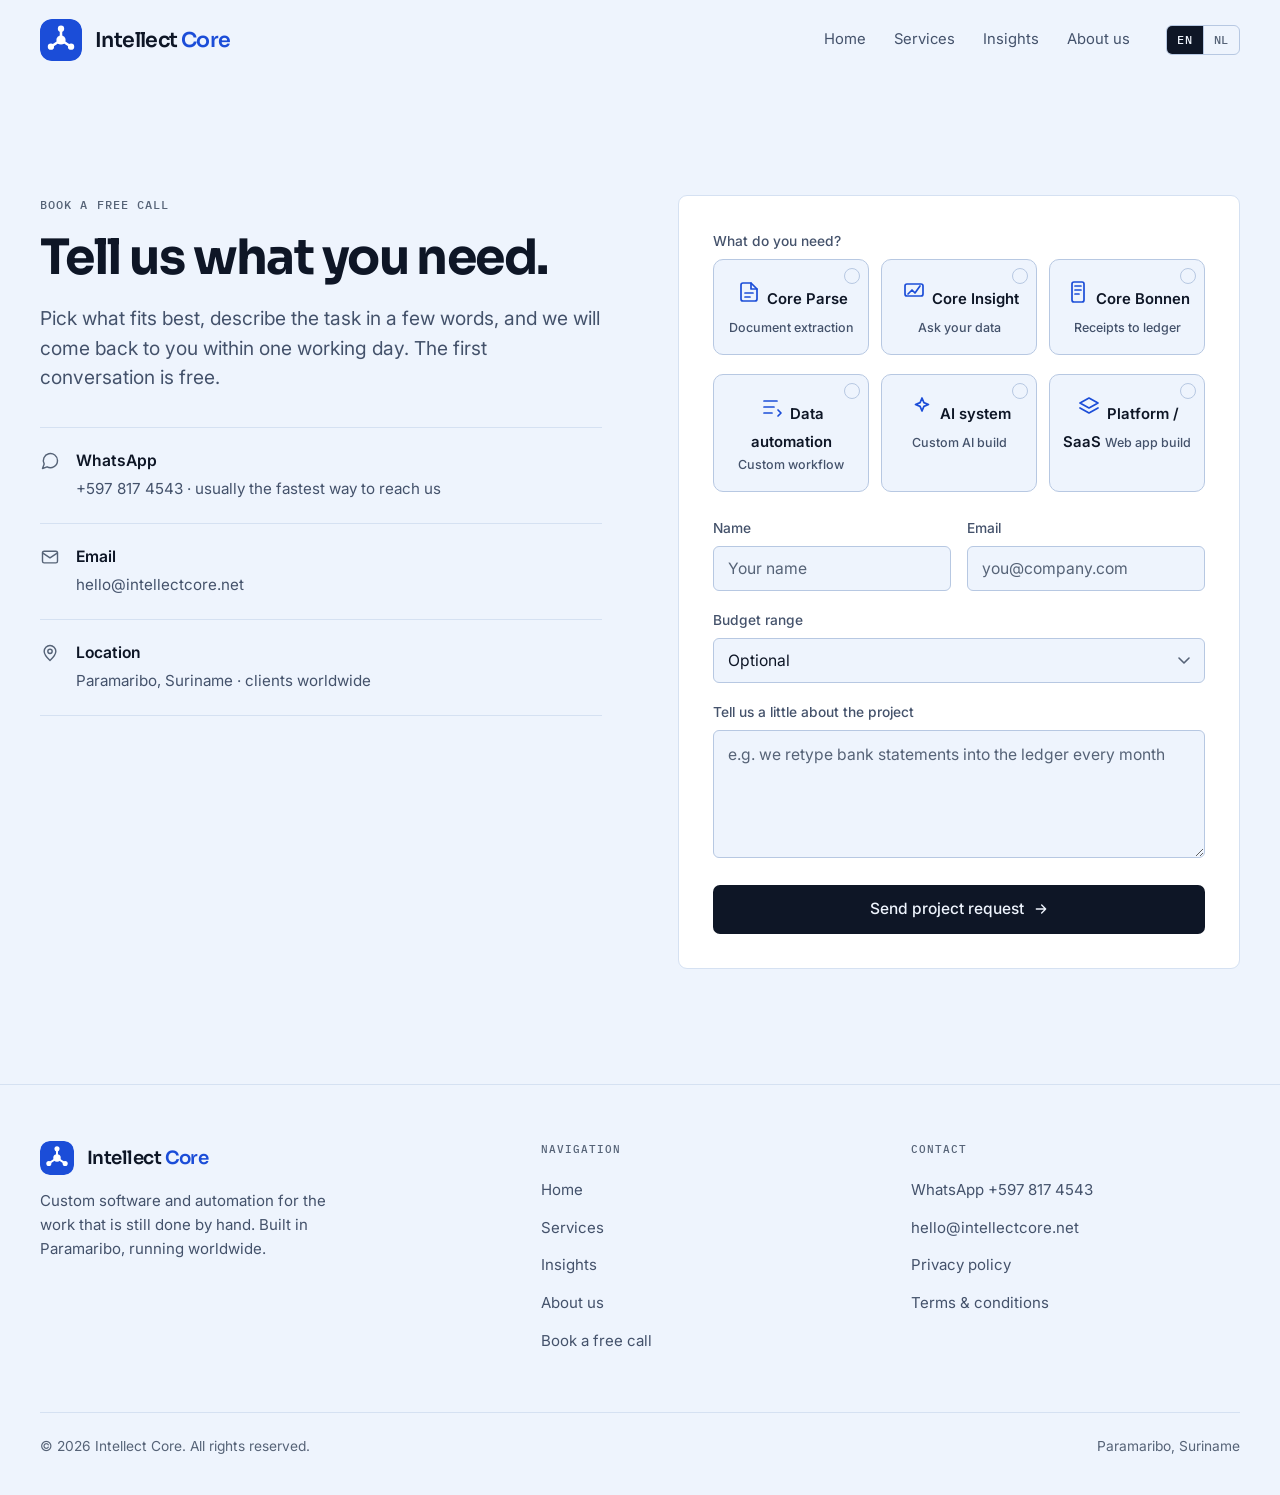
<file: website/main/book-a-free-call.html>
<!DOCTYPE html>
<html lang="en" data-lang="en">
<head>
<meta charset="UTF-8" />
<meta name="viewport" content="width=device-width, initial-scale=1.0" />
<title>Book a free call · Intellect Core</title>
<meta name="description" content="Tell us what your team spends time on. Pick what fits, describe the task in a few words, and we come back within one working day. The first conversation is free." />
<meta name="robots" content="index, follow" />
<link rel="canonical" href="https://intellectcore.net/book-a-free-call.html" />
<meta name="theme-color" content="#eef4fd" />
<link rel="icon" type="image/svg+xml" href="favicon.svg" />
<script>
/* Force light mode. The theme toggle was removed, so this site does not
   flip to dark based on OS preference anymore. Clears any old preference. */
(function(){try{localStorage.removeItem("ic-theme")}catch(e){}
  document.documentElement.setAttribute("data-theme","light");
})();
</script>
<link rel="preconnect" href="https://fonts.googleapis.com" />
<link rel="preconnect" href="https://fonts.gstatic.com" crossorigin />
<link href="https://fonts.googleapis.com/css2?family=Sora:wght@600;700;800&family=Inter:wght@400;500;600&family=IBM+Plex+Mono:wght@400;500&display=swap" rel="stylesheet" />
<link rel="stylesheet" href="assets/site.css" />
</head>
<body data-page="book">
<a class="skip" href="#main" data-i18n="skip">Skip to content</a>

<header class="site-header" id="siteHeader">
  <div class="container hdr">
    <a class="brand" href="/" aria-label="Intellect Core, home">
      <svg class="mark" viewBox="0 0 100 100" aria-hidden="true">
        <rect width="100" height="100" rx="26" fill="#1b4dd8"/>
        <g stroke="#fff" stroke-width="6" stroke-linecap="round" fill="#fff">
          <path fill="none" d="M50 50V23 M50 50 26 66 M50 50 74 66"/>
          <circle cx="50" cy="23" r="7.5" stroke="none"/>
          <circle cx="26" cy="66" r="7.5" stroke="none"/>
          <circle cx="74" cy="66" r="7.5" stroke="none"/>
          <circle cx="50" cy="50" r="11" stroke="none"/>
        </g>
      </svg>
      <span style="color:var(--ink)"><b>Intellect</b> <span>Core</span></span>
    </a>
    <nav class="nav" id="navMenu" aria-label="Main">
      <a href="/" data-i18n="nav.home">Home</a>
      <a href="services.html" data-i18n="nav.services">Services</a>
      <a href="insights.html" data-i18n="nav.insights">Insights</a>
      <a href="about.html" data-i18n="nav.about">About us</a>
    </nav>
    <div class="hdr-end">
      <div class="langseg" role="group" aria-label="Language / Taal">
        <button type="button" data-lang="en" aria-pressed="true">EN</button>
        <button type="button" data-lang="nl" aria-pressed="false">NL</button>
      </div>
      <button class="nav-toggle" id="navToggle" type="button" aria-label="Menu" aria-expanded="false" aria-controls="navMenu">
        <svg aria-hidden="true" viewBox="0 0 24 24" width="18" height="18" fill="none" stroke="currentColor" stroke-width="1.8" stroke-linecap="round"><path d="M4 7h16M4 12h16M4 17h16"/></svg>
        <span class="nt-label" data-i18n="nav.menu">Menu</span>
      </button>
    </div>
  </div>
</header>

<main id="main">

  <!-- ══ BOOK CONTACT ══ -->
  <section class="section" id="top">
    <div class="container">
      <div class="contact rv">
        <div>
          <span class="label" data-i18n="ct.label">Book a free call</span>
          <h2 data-i18n="ct.h2">Tell us what you need.</h2>
          <p class="lead measure" data-i18n="ct.p">Pick what fits best, describe the task in a few words, and we will come back to you within one working day. The first conversation is free.</p>

          <div class="ways">
            <a class="way" href="https://wa.me/5978174543?text=Hi%20Intellect%20Core%2C%20I%27d%20like%20to%20talk%20about%20a%20project" target="_blank" rel="noopener">
              <span class="wi"><svg aria-hidden="true" viewBox="0 0 24 24" fill="none" stroke="currentColor" stroke-width="1.7" stroke-linecap="round" stroke-linejoin="round"><path d="M21 11.5a8.5 8.5 0 0 1-12.5 7.5L3 21l2-5.5A8.5 8.5 0 1 1 21 11.5z"/></svg></span>
              <div><b>WhatsApp</b><span>+597 817 4543 <span data-i18n="ct.wa.s">· usually the fastest way to reach us</span></span></div>
            </a>
            <a class="way" href="mailto:hello@intellectcore.net">
              <span class="wi"><svg aria-hidden="true" viewBox="0 0 24 24" fill="none" stroke="currentColor" stroke-width="1.7" stroke-linecap="round" stroke-linejoin="round"><rect x="3" y="5" width="18" height="14" rx="2"/><path d="m3 7 9 6 9-6"/></svg></span>
              <div><b data-i18n="ct.email">Email</b><span>hello@intellectcore.net</span></div>
            </a>
            <div class="way">
              <span class="wi"><svg aria-hidden="true" viewBox="0 0 24 24" fill="none" stroke="currentColor" stroke-width="1.7" stroke-linecap="round" stroke-linejoin="round"><path d="M12 21s7-6.2 7-11a7 7 0 1 0-14 0c0 4.8 7 11 7 11z"/><circle cx="12" cy="10" r="2.6"/></svg></span>
              <div><b data-i18n="ct.loc">Location</b><span data-i18n="ct.loc.s">Paramaribo, Suriname · clients worldwide</span></div>
            </div>
          </div>
        </div>

        <div class="form-card" id="formCard">
          <form id="leadForm" action="https://api.web3forms.com/submit" method="POST" novalidate>
            <input type="hidden" name="access_key" id="w3fKey" value="">
            <input type="hidden" name="subject" value="New booking via intellectcore.net">
            <input type="hidden" name="from_name" value="intellectcore.net">
            <input type="checkbox" name="botcheck" tabindex="-1" autocomplete="off" style="display:none" aria-hidden="true">

            <div class="fg">
              <label data-i18n="f.interest">What do you need?</label>
              <div class="pick-grid" role="radiogroup" aria-labelledby="cInterestLabel">
                <label class="pick-card">
                  <input type="radio" name="interest" value="Core Parse" required>
                  <span class="pick-check" aria-hidden="true"><svg viewBox="0 0 24 24" fill="none" stroke="currentColor" stroke-width="3" stroke-linecap="round" stroke-linejoin="round"><path d="M20 6 9 17l-5-5"/></svg></span>
                  <span class="pick-ico"><svg viewBox="0 0 24 24" fill="none" stroke="currentColor" stroke-width="1.7" stroke-linecap="round" stroke-linejoin="round"><path d="M14 3H6a2 2 0 0 0-2 2v14a2 2 0 0 0 2 2h12a2 2 0 0 0 2-2V9z"/><path d="M14 3v6h6"/><path d="M8 13h8M8 17h5"/></svg></span>
                  <span class="pick-name" data-i18n="pk.parse.n">Core Parse</span>
                  <span class="pick-desc" data-i18n="pk.parse.d">Document extraction</span>
                </label>
                <label class="pick-card">
                  <input type="radio" name="interest" value="Core Insight" required>
                  <span class="pick-check" aria-hidden="true"><svg viewBox="0 0 24 24" fill="none" stroke="currentColor" stroke-width="3" stroke-linecap="round" stroke-linejoin="round"><path d="M20 6 9 17l-5-5"/></svg></span>
                  <span class="pick-ico"><svg viewBox="0 0 24 24" fill="none" stroke="currentColor" stroke-width="1.7" stroke-linecap="round" stroke-linejoin="round"><rect x="3" y="4" width="18" height="12" rx="2"/><path d="M6 14 10 10l3 3 5-7"/></svg></span>
                  <span class="pick-name" data-i18n="pk.insight.n">Core Insight</span>
                  <span class="pick-desc" data-i18n="pk.insight.d">Ask your data</span>
                </label>
                <label class="pick-card">
                  <input type="radio" name="interest" value="Core Bonnen" required>
                  <span class="pick-check" aria-hidden="true"><svg viewBox="0 0 24 24" fill="none" stroke="currentColor" stroke-width="3" stroke-linecap="round" stroke-linejoin="round"><path d="M20 6 9 17l-5-5"/></svg></span>
                  <span class="pick-ico"><svg viewBox="0 0 24 24" fill="none" stroke="currentColor" stroke-width="1.7" stroke-linecap="round" stroke-linejoin="round"><rect x="6" y="2" width="12" height="20" rx="2"/><path d="M9 6h6M9 10h6M9 14h4"/></svg></span>
                  <span class="pick-name" data-i18n="pk.bonnen.n">Core Bonnen</span>
                  <span class="pick-desc" data-i18n="pk.bonnen.d">Receipts to ledger</span>
                </label>
                <label class="pick-card">
                  <input type="radio" name="interest" value="Data automation" required>
                  <span class="pick-check" aria-hidden="true"><svg viewBox="0 0 24 24" fill="none" stroke="currentColor" stroke-width="3" stroke-linecap="round" stroke-linejoin="round"><path d="M20 6 9 17l-5-5"/></svg></span>
                  <span class="pick-ico"><svg viewBox="0 0 24 24" fill="none" stroke="currentColor" stroke-width="1.7" stroke-linecap="round" stroke-linejoin="round"><path d="M4 6h13M4 12h10M4 18h8"/><path d="m18 15 3 3-3 3"/></svg></span>
                  <span class="pick-name" data-i18n="pk.auto.n">Data automation</span>
                  <span class="pick-desc" data-i18n="pk.auto.d">Custom workflow</span>
                </label>
                <label class="pick-card">
                  <input type="radio" name="interest" value="AI system" required>
                  <span class="pick-check" aria-hidden="true"><svg viewBox="0 0 24 24" fill="none" stroke="currentColor" stroke-width="3" stroke-linecap="round" stroke-linejoin="round"><path d="M20 6 9 17l-5-5"/></svg></span>
                  <span class="pick-ico"><svg viewBox="0 0 24 24" fill="none" stroke="currentColor" stroke-width="1.7" stroke-linecap="round" stroke-linejoin="round"><path d="M12 3l1.9 4.6L18.5 9.5l-4.6 1.9L12 16l-1.9-4.6L5.5 9.5l4.6-1.9z"/></svg></span>
                  <span class="pick-name" data-i18n="pk.ai.n">AI system</span>
                  <span class="pick-desc" data-i18n="pk.ai.d">Custom AI build</span>
                </label>
                <label class="pick-card">
                  <input type="radio" name="interest" value="Platform / SaaS" required>
                  <span class="pick-check" aria-hidden="true"><svg viewBox="0 0 24 24" fill="none" stroke="currentColor" stroke-width="3" stroke-linecap="round" stroke-linejoin="round"><path d="M20 6 9 17l-5-5"/></svg></span>
                  <span class="pick-ico"><svg viewBox="0 0 24 24" fill="none" stroke="currentColor" stroke-width="1.7" stroke-linecap="round" stroke-linejoin="round"><path d="M12 3 3 8l9 5 9-5-9-5z"/><path d="M3 13l9 5 9-5"/></svg></span>
                  <span class="pick-name" data-i18n="pk.plat.n">Platform / SaaS</span>
                  <span class="pick-desc" data-i18n="pk.plat.d">Web app build</span>
                </label>
              </div>
            </div>

            <div class="fg fg-row">
              <div class="fg-col">
                <label for="cName" data-i18n="f.name">Name</label>
                <input id="cName" name="name" type="text" required autocomplete="name" placeholder="Your name" data-i18n-ph="ph.name">
              </div>
              <div class="fg-col">
                <label for="cEmail" data-i18n="f.email">Email</label>
                <input id="cEmail" name="email" type="email" required autocomplete="email" placeholder="you@company.com">
              </div>
            </div>
            <div class="fg">
              <label for="cBudget" data-i18n="f.budget">Budget range</label>
              <select id="cBudget" name="budget">
                <option value="" data-i18n="f.budget.0">Optional</option>
                <option value="Under USD 1K" data-i18n="f.budget.1">Under $1,000</option>
                <option value="USD 1K-3K" data-i18n="f.budget.2">$1,000 - $3,000</option>
                <option value="USD 3K-7K" data-i18n="f.budget.3">$3,000 - $7,000</option>
                <option value="USD 7K-15K" data-i18n="f.budget.4">$7,000 - $15,000</option>
                <option value="USD 15K+" data-i18n="f.budget.5">$15,000 +</option>
                <option value="Not sure yet" data-i18n="f.budget.x">Not sure yet</option>
              </select>
            </div>
            <div class="fg">
              <label for="cMsg" data-i18n="f.msg">Tell us a little about the project</label>
              <textarea id="cMsg" name="message" required placeholder="e.g. we retype bank statements into the ledger every month" data-i18n-ph="ph.msg"></textarea>
            </div>
            <button class="btn btn-primary" id="sbtn" type="submit" style="width:100%;justify-content:center">
              <span data-i18n="f.submit">Send project request</span>
              <svg aria-hidden="true" viewBox="0 0 24 24" fill="none" stroke="currentColor" stroke-width="2" stroke-linecap="round" stroke-linejoin="round"><path d="M5 12h14M13 6l6 6-6 6"/></svg>
            </button>
            <div class="form-msg" id="formOk" data-i18n="f.ok">Sent. We will come back to you within one working day.</div>
            <div class="form-msg" id="formErr" data-i18n="f.err">That did not go through. Please message us on WhatsApp or email hello@intellectcore.net.</div>
          </form>
        </div>
      </div>
    </div>
  </section>
</main>

<footer class="site-footer">
  <div class="container">
    <div class="foot">
      <div class="foot-brand">
        <a class="brand" href="/" style="margin:0">
          <svg class="mark" viewBox="0 0 100 100" aria-hidden="true">
            <rect width="100" height="100" rx="26" fill="#1b4dd8"/>
            <g stroke="#fff" stroke-width="6" stroke-linecap="round" fill="#fff">
              <path fill="none" d="M50 50V23 M50 50 26 66 M50 50 74 66"/>
              <circle cx="50" cy="23" r="7.5" stroke="none"/><circle cx="26" cy="66" r="7.5" stroke="none"/>
              <circle cx="74" cy="66" r="7.5" stroke="none"/><circle cx="50" cy="50" r="11" stroke="none"/>
            </g>
          </svg>
          <span style="color:var(--ink)"><b>Intellect</b> <span>Core</span></span>
        </a>
        <p class="foot-about" data-i18n="ft.about">Custom software and automation for the work that is still done by hand. Built in Paramaribo, running worldwide.</p>
      </div>
      <div>
        <h5 data-i18n="ft.nav">Navigation</h5>
        <ul>
          <li><a href="/" data-i18n="nav.home">Home</a></li>
          <li><a href="services.html" data-i18n="nav.services">Services</a></li>
          <li><a href="insights.html" data-i18n="nav.insights">Insights</a></li>
          <li><a href="about.html" data-i18n="nav.about">About us</a></li>
          <li><a href="book-a-free-call.html" data-i18n="nav.book">Book a free call</a></li>
        </ul>
      </div>
      <div>
        <h5 data-i18n="ft.touch">Contact</h5>
        <ul>
          <li><a href="https://wa.me/5978174543" target="_blank" rel="noopener">WhatsApp +597 817 4543</a></li>
          <li><a href="mailto:hello@intellectcore.net">hello@intellectcore.net</a></li>
          <li><a href="privacybeleid.html" data-i18n="ft.privacy">Privacy policy</a></li>
          <li><a href="algemene-voorwaarden.html" data-i18n="ft.terms">Terms &amp; conditions</a></li>
        </ul>
      </div>
    </div>
    <div class="foot-bot">
      <span data-i18n="ft.rights">© 2026 Intellect Core. All rights reserved.</span>
      <span data-i18n="ft.where">Paramaribo, Suriname</span>
    </div>
  </div>
</footer>

<a class="fab" id="waFab" href="https://wa.me/5978174543?text=Hi%20Intellect%20Core%2C%20I%27d%20like%20to%20talk%20about%20a%20project" target="_blank" rel="noopener">
  <svg aria-hidden="true" viewBox="0 0 24 24" fill="currentColor"><path d="M12.04 2c-5.46 0-9.9 4.44-9.9 9.9 0 1.75.46 3.45 1.32 4.95L2 22l5.3-1.39a9.86 9.86 0 0 0 4.74 1.21h.01c5.46 0 9.9-4.44 9.9-9.9 0-2.64-1.03-5.13-2.9-7A9.82 9.82 0 0 0 12.04 2zm0 18.15h-.01a8.2 8.2 0 0 1-4.18-1.15l-.3-.18-3.11.82.83-3.03-.2-.31a8.2 8.2 0 0 1-1.26-4.4c0-4.54 3.7-8.23 8.24-8.23 2.2 0 4.27.86 5.82 2.42a8.18 8.18 0 0 1 2.41 5.82c0 4.54-3.69 8.24-8.24 8.24zm4.52-6.17c-.25-.12-1.47-.72-1.69-.81-.23-.08-.39-.12-.56.13-.16.24-.64.8-.78.97-.15.16-.29.18-.53.06-.25-.13-1.05-.39-1.99-1.23-.74-.66-1.23-1.47-1.38-1.72-.14-.25-.01-.38.11-.5.11-.11.25-.29.37-.43.13-.15.17-.25.25-.41.09-.17.04-.31-.02-.43-.06-.12-.56-1.34-.76-1.84-.2-.48-.41-.42-.56-.43h-.48c-.17 0-.43.06-.66.31-.22.25-.87.85-.87 2.07s.9 2.4 1.02 2.56c.12.17 1.75 2.67 4.23 3.74.59.26 1.05.41 1.41.52.59.19 1.13.16 1.56.1.47-.07 1.47-.6 1.67-1.18.21-.58.21-1.07.15-1.18-.06-.1-.22-.17-.47-.29z"/></svg>
  <span data-i18n="fab">WhatsApp us</span>
</a>

<script src="assets/site.js" defer></script>
</body>
</html>
</file>
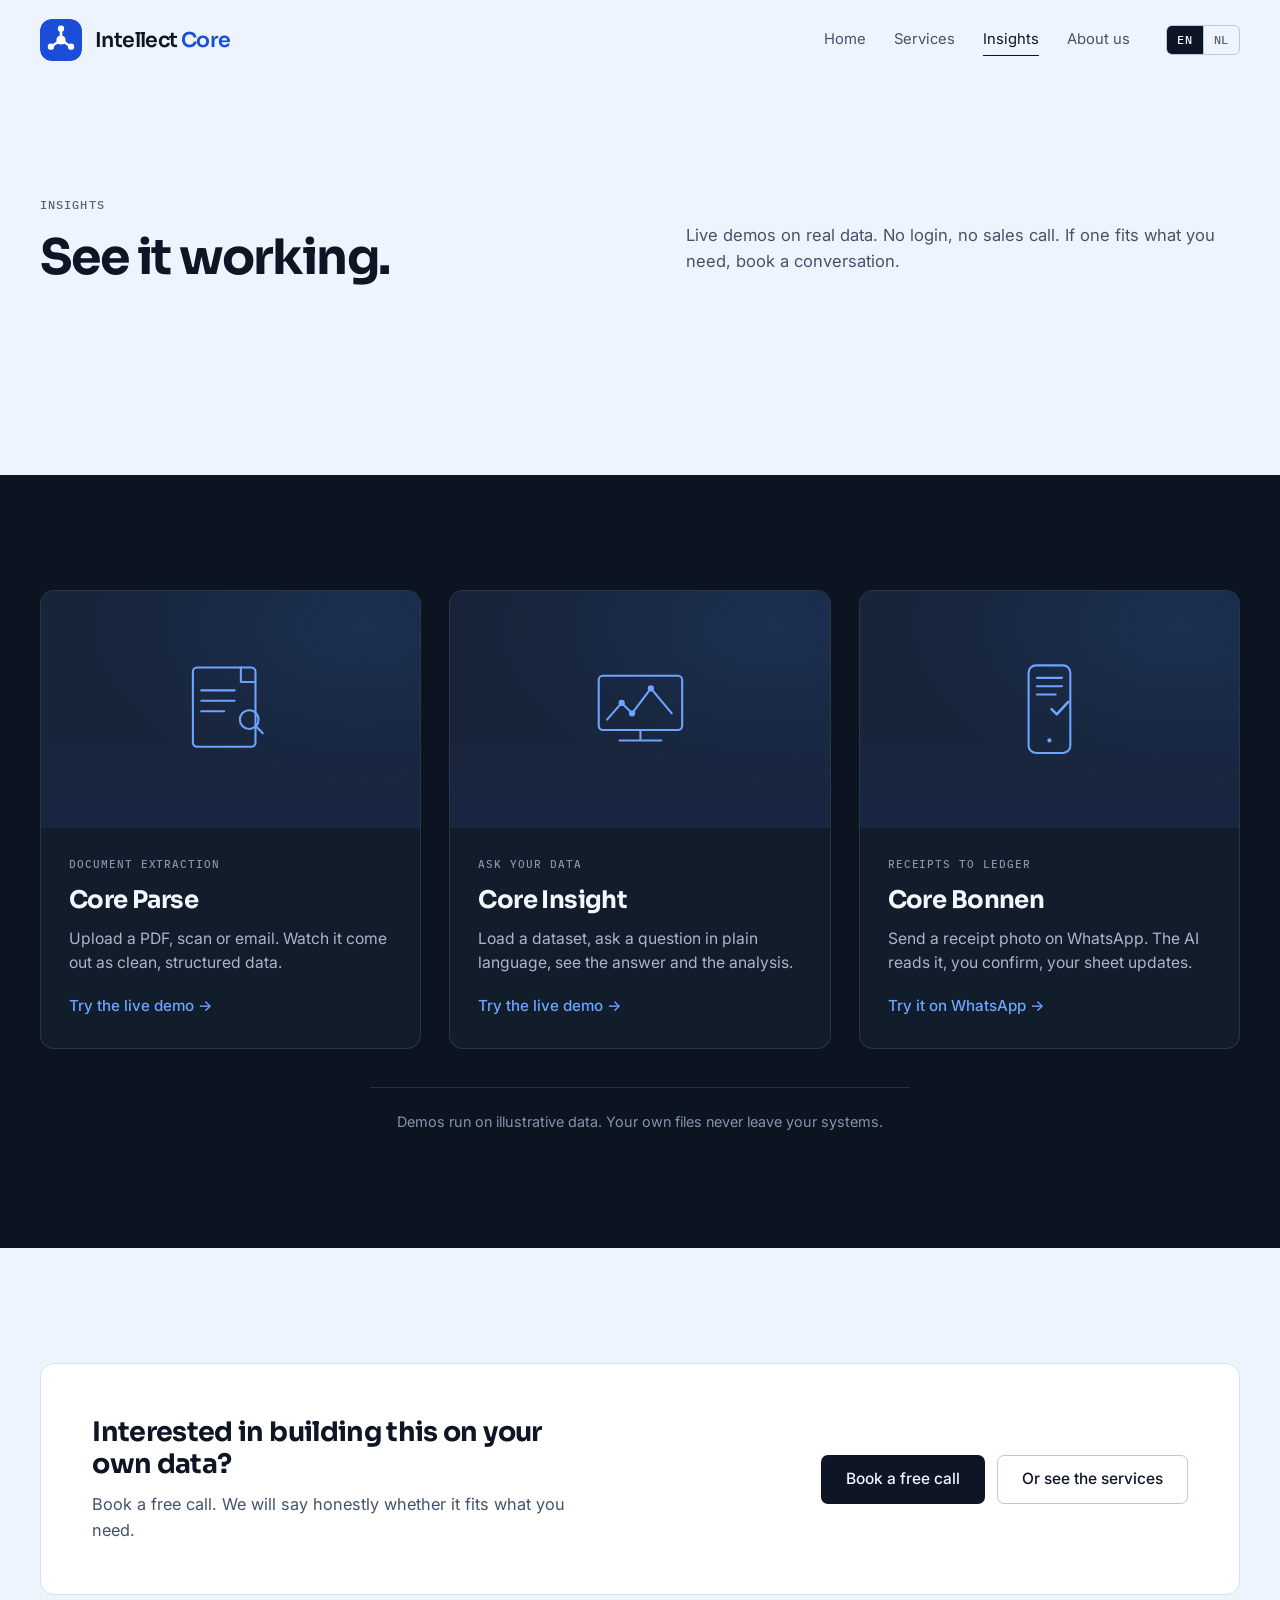
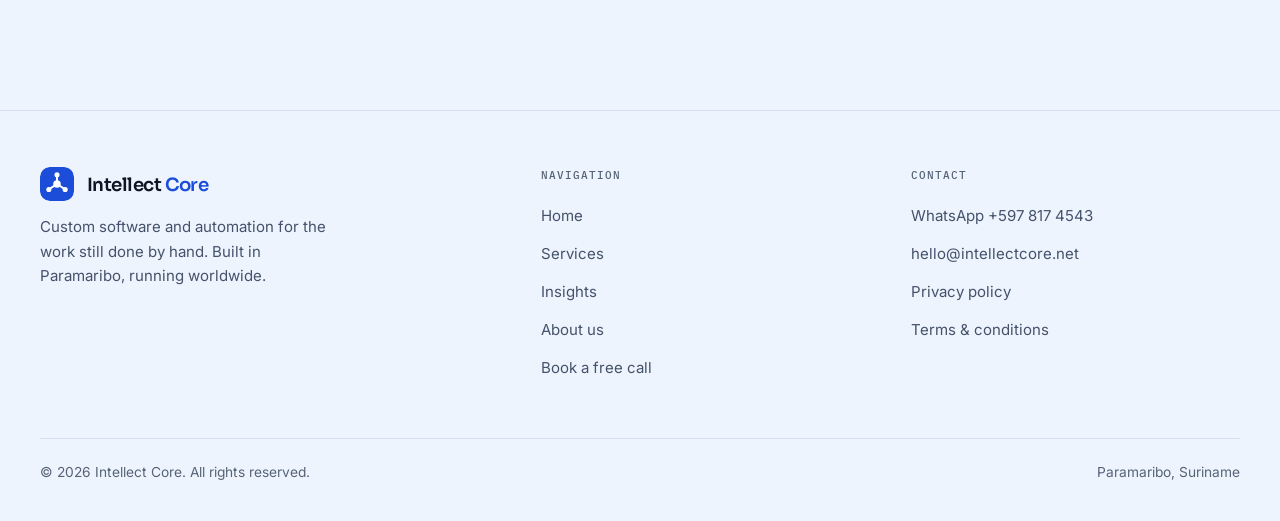
<file: website/main/insights.html>
<!DOCTYPE html>
<html lang="en" data-lang="en" data-theme="light">
<head>
<meta charset="UTF-8" />
<meta name="viewport" content="width=device-width, initial-scale=1.0" />
<title>Insights · Intellect Core</title>
<meta name="description" content="See our tools work on real data. No login, no sales call. Open a live demo and try it yourself." />
<meta name="robots" content="index, follow" />
<link rel="canonical" href="https://intellectcore.net/insights.html" />
<meta name="theme-color" content="#eef4fd" />
<link rel="icon" type="image/svg+xml" href="favicon.svg" />
<script>
(function(){try{localStorage.removeItem("ic-theme")}catch(e){}
  document.documentElement.setAttribute("data-theme","light");
})();
</script>
<link rel="preconnect" href="https://fonts.googleapis.com" />
<link rel="preconnect" href="https://fonts.gstatic.com" crossorigin />
<link href="https://fonts.googleapis.com/css2?family=Sora:wght@600;700;800&family=Inter:wght@400;500;600&family=IBM+Plex+Mono:wght@400;500&display=swap" rel="stylesheet" />
<link rel="stylesheet" href="assets/site.css" />
</head>
<body data-page="insights">
<a class="skip" href="#main" data-i18n="skip">Skip to content</a>

<header class="site-header" id="siteHeader">
  <div class="container hdr">
    <a class="brand" href="/" aria-label="Intellect Core, home">
      <svg class="mark" viewBox="0 0 100 100" aria-hidden="true">
        <rect width="100" height="100" rx="26" fill="#1b4dd8"/>
        <g stroke="#fff" stroke-width="6" stroke-linecap="round" fill="#fff">
          <path fill="none" d="M50 50V23 M50 50 26 66 M50 50 74 66"/>
          <circle cx="50" cy="23" r="7.5" stroke="none"/>
          <circle cx="26" cy="66" r="7.5" stroke="none"/>
          <circle cx="74" cy="66" r="7.5" stroke="none"/>
          <circle cx="50" cy="50" r="11" stroke="none"/>
        </g>
      </svg>
      <span style="color:var(--ink)"><b>Intellect</b> <span>Core</span></span>
    </a>
    <nav class="nav" id="navMenu" aria-label="Main">
      <a href="/" data-i18n="nav.home">Home</a>
      <a href="services.html" data-i18n="nav.services">Services</a>
      <a href="insights.html" class="current" data-i18n="nav.insights">Insights</a>
      <a href="about.html" data-i18n="nav.about">About us</a>
    </nav>
    <div class="hdr-end">
      <div class="langseg" role="group" aria-label="Language / Taal">
        <button type="button" data-lang="en" aria-pressed="true">EN</button>
        <button type="button" data-lang="nl" aria-pressed="false">NL</button>
      </div>
      <button class="nav-toggle" id="navToggle" type="button" aria-label="Menu" aria-expanded="false" aria-controls="navMenu">
        <svg aria-hidden="true" viewBox="0 0 24 24" width="18" height="18" fill="none" stroke="currentColor" stroke-width="1.8" stroke-linecap="round"><path d="M4 7h16M4 12h16M4 17h16"/></svg>
        <span class="nt-label" data-i18n="nav.menu">Menu</span>
      </button>
    </div>
  </div>
</header>

<main id="main">

  <section class="section" id="top">
    <div class="container">
      <div class="head rv">
        <div>
          <span class="label" data-i18n="ins.label">Insights</span>
          <h2 data-i18n="ins.h2">See it working.</h2>
        </div>
        <p class="deck" data-i18n="ins.deck">Live demos on real data. No login, no sales call. If one fits what you need, book a conversation.</p>
      </div>
    </div>
  </section>

  <section class="section dark" id="demos">
    <div class="container">
      <div class="demo-tiles rv">

        <a class="dtile" href="technical/demo/">
          <div class="dtile-cover" aria-hidden="true">
            <svg viewBox="0 0 100 100" fill="none" stroke="currentColor" stroke-width="2" stroke-linecap="round" stroke-linejoin="round"><rect x="14" y="10" width="60" height="76" rx="4"/><path d="M60 10v14h14"/><path d="M22 32h32M22 42h32M22 52h22"/><circle cx="68" cy="60" r="9"/><path d="m74 66 7 7"/></svg>
          </div>
          <div class="dtile-body">
            <span class="dtile-tag" data-i18n="ins.t1.tag">Document extraction</span>
            <h3 data-i18n="ins.t1.h">Core Parse</h3>
            <p data-i18n="ins.t1.p">Upload a PDF, scan or email. Watch it come out as clean, structured data.</p>
            <span class="dtile-cta" data-i18n="ins.t1.cta">Try the live demo →</span>
          </div>
        </a>

        <a class="dtile" href="technical/insight/">
          <div class="dtile-cover" aria-hidden="true">
            <svg viewBox="0 0 100 100" fill="none" stroke="currentColor" stroke-width="2" stroke-linecap="round" stroke-linejoin="round"><rect x="10" y="18" width="80" height="52" rx="4"/><path d="M18 60 32 44l10 10 18-24 20 24"/><circle cx="32" cy="44" r="3" fill="currentColor" stroke="none"/><circle cx="42" cy="54" r="3" fill="currentColor" stroke="none"/><circle cx="60" cy="30" r="3" fill="currentColor" stroke="none"/><path d="M30 80h40M50 70v10"/></svg>
          </div>
          <div class="dtile-body">
            <span class="dtile-tag" data-i18n="ins.t2.tag">Ask your data</span>
            <h3 data-i18n="ins.t2.h">Core Insight</h3>
            <p data-i18n="ins.t2.p">Load a dataset, ask a question in plain language, see the answer and the analysis.</p>
            <span class="dtile-cta" data-i18n="ins.t2.cta">Try the live demo →</span>
          </div>
        </a>

        <a class="dtile" href="https://wa.me/5978174543?text=Hi%20Intellect%20Core%2C%20I%27d%20like%20to%20see%20the%20Core%20Bonnen%20WhatsApp%20demo" target="_blank" rel="noopener">
          <div class="dtile-cover" aria-hidden="true">
            <svg viewBox="0 0 100 100" fill="none" stroke="currentColor" stroke-width="2" stroke-linecap="round" stroke-linejoin="round"><rect x="30" y="8" width="40" height="84" rx="7"/><path d="M38 20h24M38 28h24M38 36h18"/><path d="m52 50 5 5 11-12" stroke-width="2.4"/><circle cx="50" cy="80" r="2" fill="currentColor" stroke="none"/></svg>
          </div>
          <div class="dtile-body">
            <span class="dtile-tag" data-i18n="ins.t3.tag">Receipts to ledger</span>
            <h3 data-i18n="ins.t3.h">Core Bonnen</h3>
            <p data-i18n="ins.t3.p">Send a receipt photo on WhatsApp. The AI reads it, you confirm, your sheet updates.</p>
            <span class="dtile-cta" data-i18n="ins.t3.cta">Try it on WhatsApp →</span>
          </div>
        </a>

      </div>

      <p class="dtile-note rv" data-i18n="ins.note">Demos run on illustrative data. Your own files never leave your systems.</p>
    </div>
  </section>

  <section class="section" id="ready">
    <div class="container">
      <div class="ready-band rv">
        <div>
          <h3 data-i18n="rd.h3">Interested in building this on your own data?</h3>
          <p data-i18n="rd.p">Book a free call. We will say honestly whether it fits what you need.</p>
        </div>
        <div class="ready-cta">
          <a class="btn btn-primary" href="book-a-free-call.html" data-i18n="rd.cta1">Book a free call</a>
          <a class="btn btn-ghost" href="services.html" data-i18n="rd.cta2b">Or see the services</a>
        </div>
      </div>
    </div>
  </section>
</main>

<footer class="site-footer">
  <div class="container">
    <div class="foot">
      <div class="foot-brand">
        <a class="brand" href="/" style="margin:0">
          <svg class="mark" viewBox="0 0 100 100" aria-hidden="true">
            <rect width="100" height="100" rx="26" fill="#1b4dd8"/>
            <g stroke="#fff" stroke-width="6" stroke-linecap="round" fill="#fff">
              <path fill="none" d="M50 50V23 M50 50 26 66 M50 50 74 66"/>
              <circle cx="50" cy="23" r="7.5" stroke="none"/><circle cx="26" cy="66" r="7.5" stroke="none"/>
              <circle cx="74" cy="66" r="7.5" stroke="none"/><circle cx="50" cy="50" r="11" stroke="none"/>
            </g>
          </svg>
          <span style="color:var(--ink)"><b>Intellect</b> <span>Core</span></span>
        </a>
        <p class="foot-about" data-i18n="ft.about">Custom software and automation for the work still done by hand. Built in Paramaribo, running worldwide.</p>
      </div>
      <div>
        <h5 data-i18n="ft.nav">Navigation</h5>
        <ul>
          <li><a href="/" data-i18n="nav.home">Home</a></li>
          <li><a href="services.html" data-i18n="nav.services">Services</a></li>
          <li><a href="insights.html" data-i18n="nav.insights">Insights</a></li>
          <li><a href="about.html" data-i18n="nav.about">About us</a></li>
          <li><a href="book-a-free-call.html" data-i18n="nav.book">Book a free call</a></li>
        </ul>
      </div>
      <div>
        <h5 data-i18n="ft.touch">Contact</h5>
        <ul>
          <li><a href="https://wa.me/5978174543" target="_blank" rel="noopener">WhatsApp +597 817 4543</a></li>
          <li><a href="mailto:hello@intellectcore.net">hello@intellectcore.net</a></li>
          <li><a href="privacybeleid.html" data-i18n="ft.privacy">Privacy policy</a></li>
          <li><a href="algemene-voorwaarden.html" data-i18n="ft.terms">Terms &amp; conditions</a></li>
        </ul>
      </div>
    </div>
    <div class="foot-bot">
      <span data-i18n="ft.rights">© 2026 Intellect Core. All rights reserved.</span>
      <span data-i18n="ft.where">Paramaribo, Suriname</span>
    </div>
  </div>
</footer>

<a class="fab" id="waFab" href="https://wa.me/5978174543?text=Hi%20Intellect%20Core%2C%20I%27d%20like%20to%20talk%20about%20a%20project" target="_blank" rel="noopener">
  <svg aria-hidden="true" viewBox="0 0 24 24" fill="currentColor"><path d="M12.04 2c-5.46 0-9.9 4.44-9.9 9.9 0 1.75.46 3.45 1.32 4.95L2 22l5.3-1.39a9.86 9.86 0 0 0 4.74 1.21h.01c5.46 0 9.9-4.44 9.9-9.9 0-2.64-1.03-5.13-2.9-7A9.82 9.82 0 0 0 12.04 2z"/></svg>
  <span data-i18n="fab">WhatsApp us</span>
</a>

<script src="assets/site.js" defer></script>
</body>
</html>
</file>
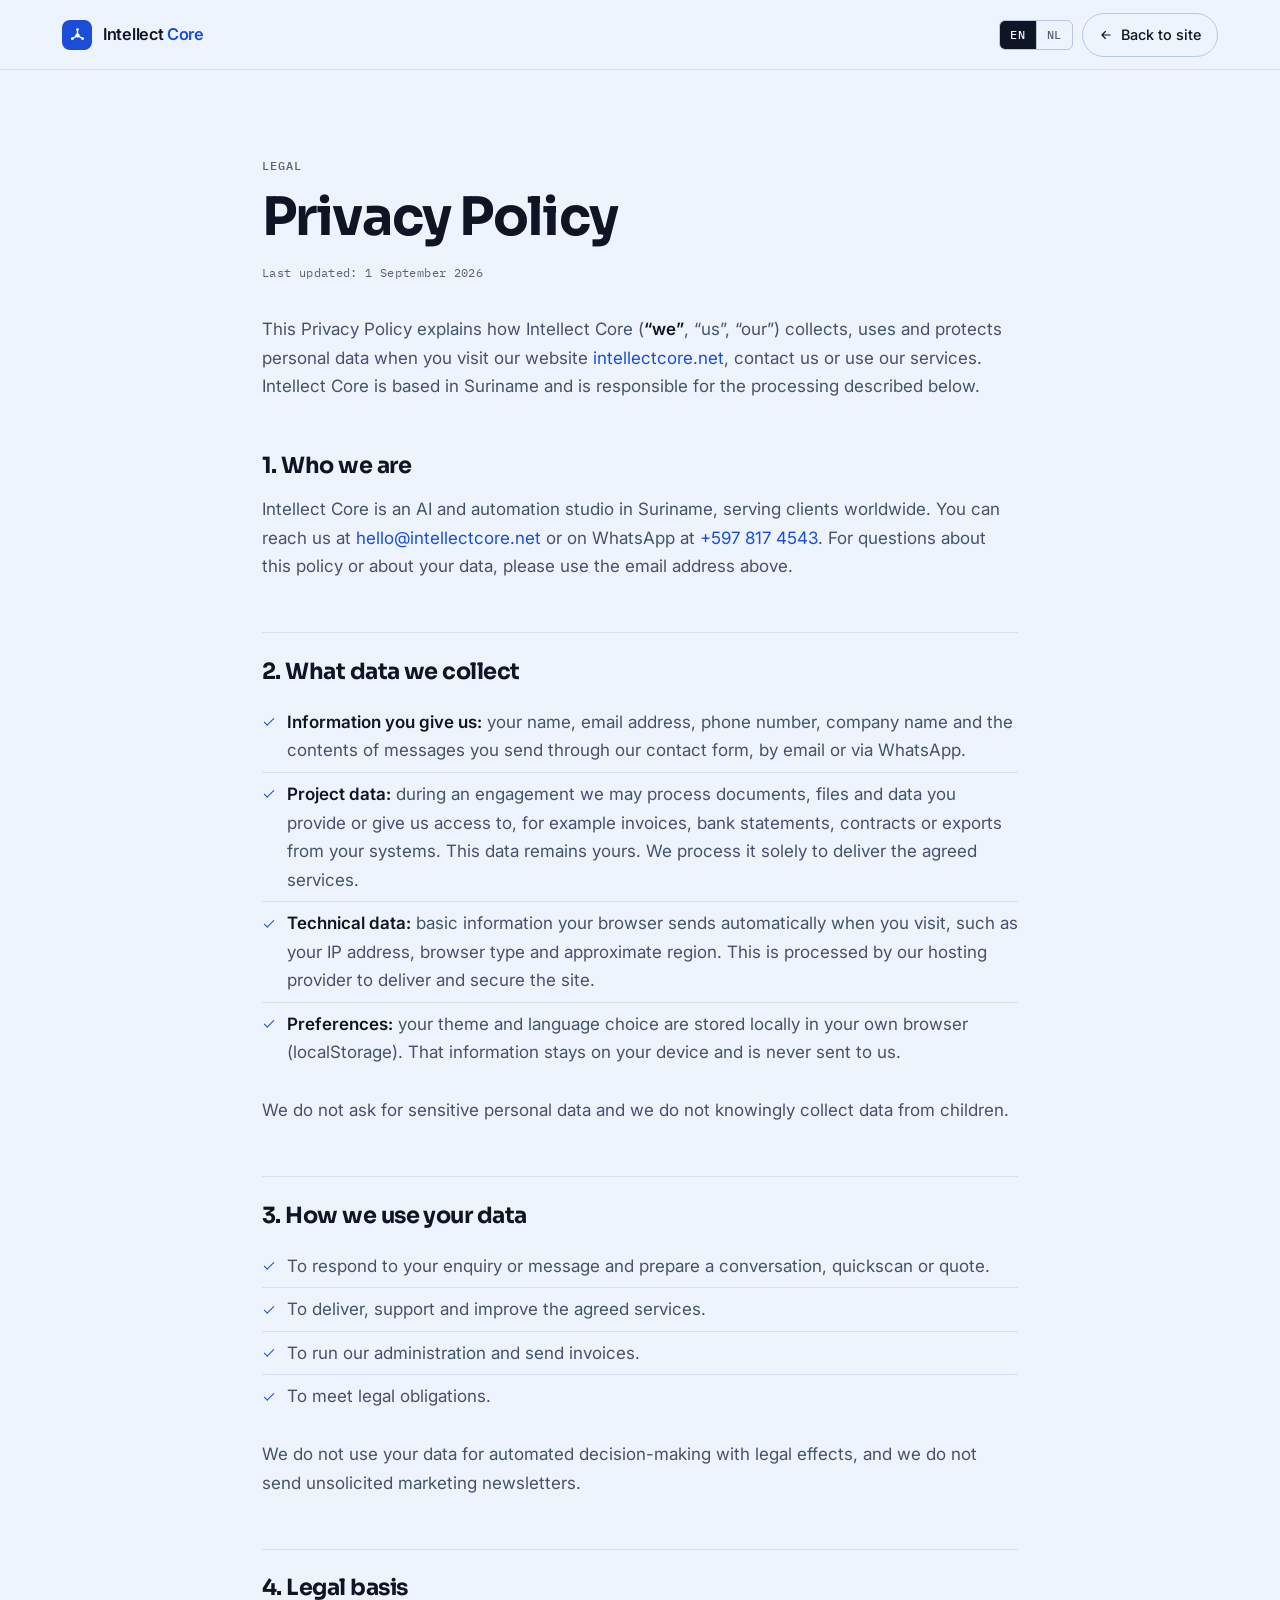
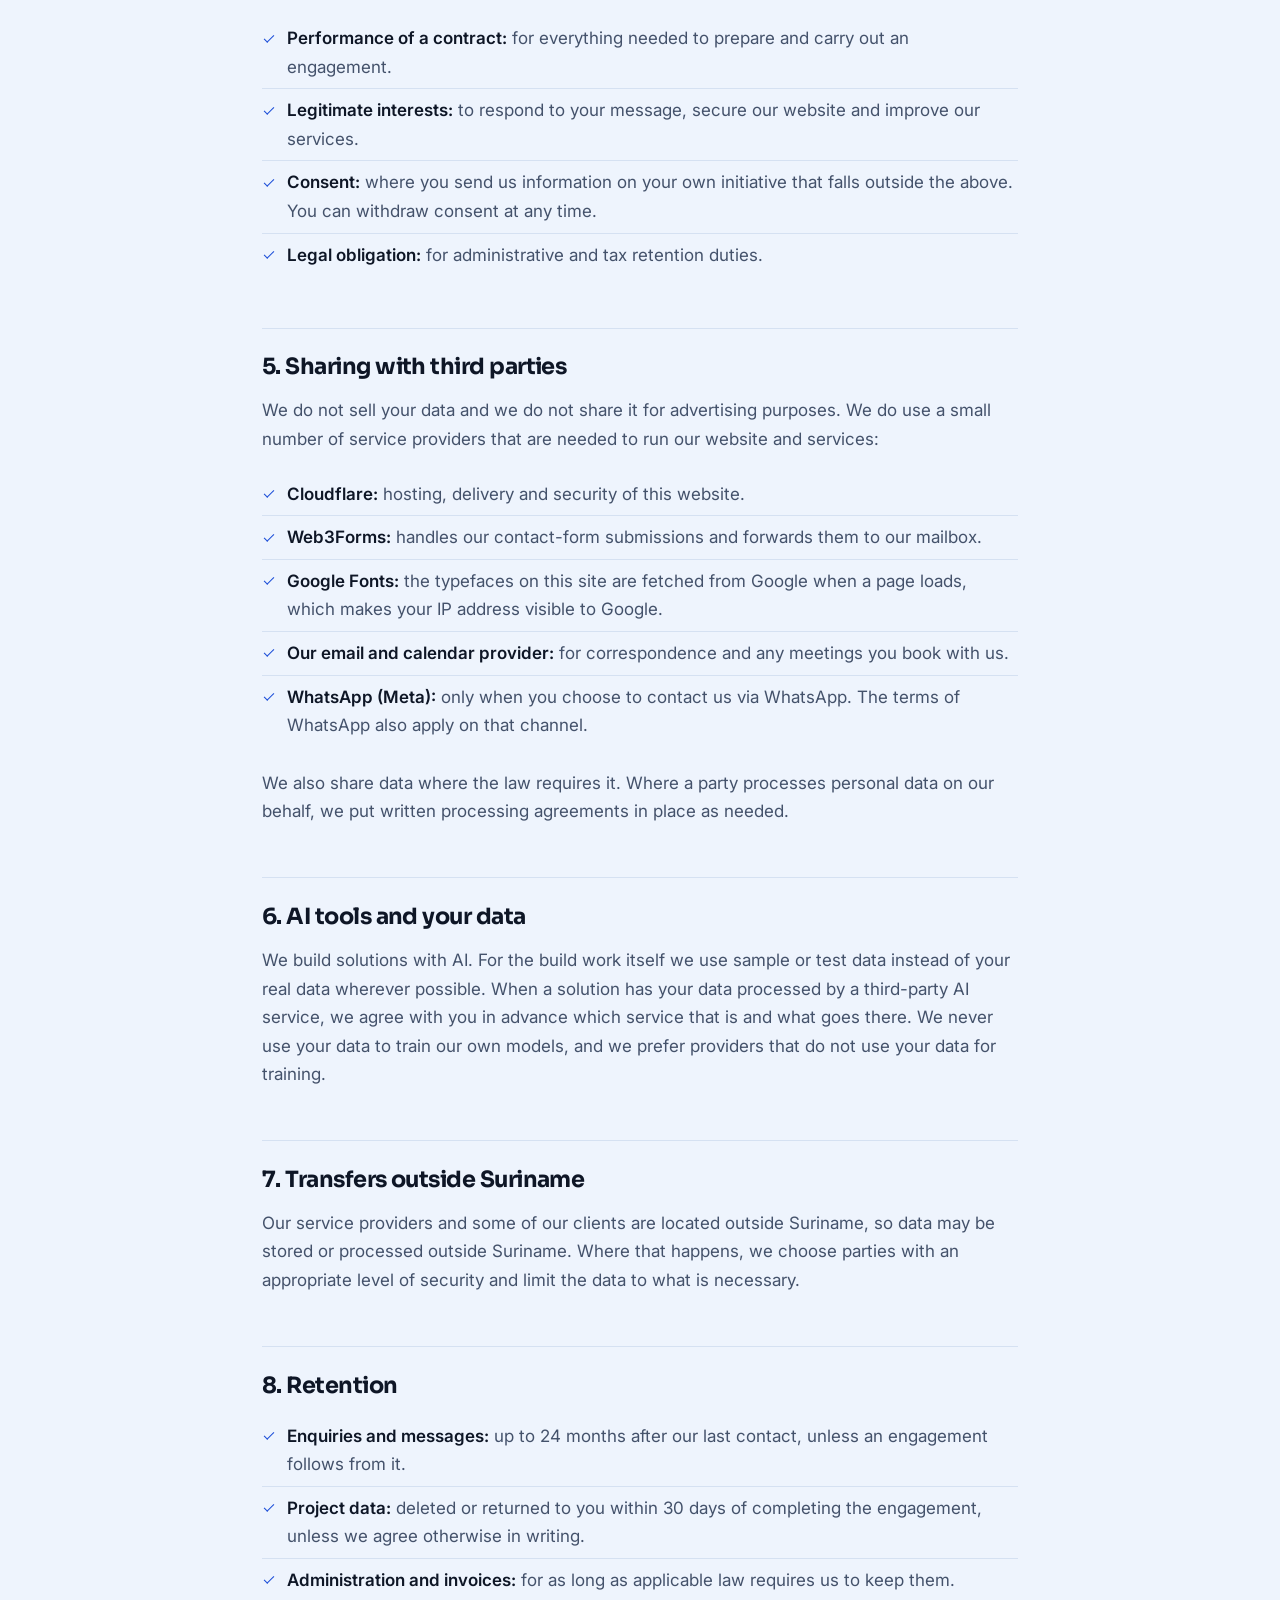
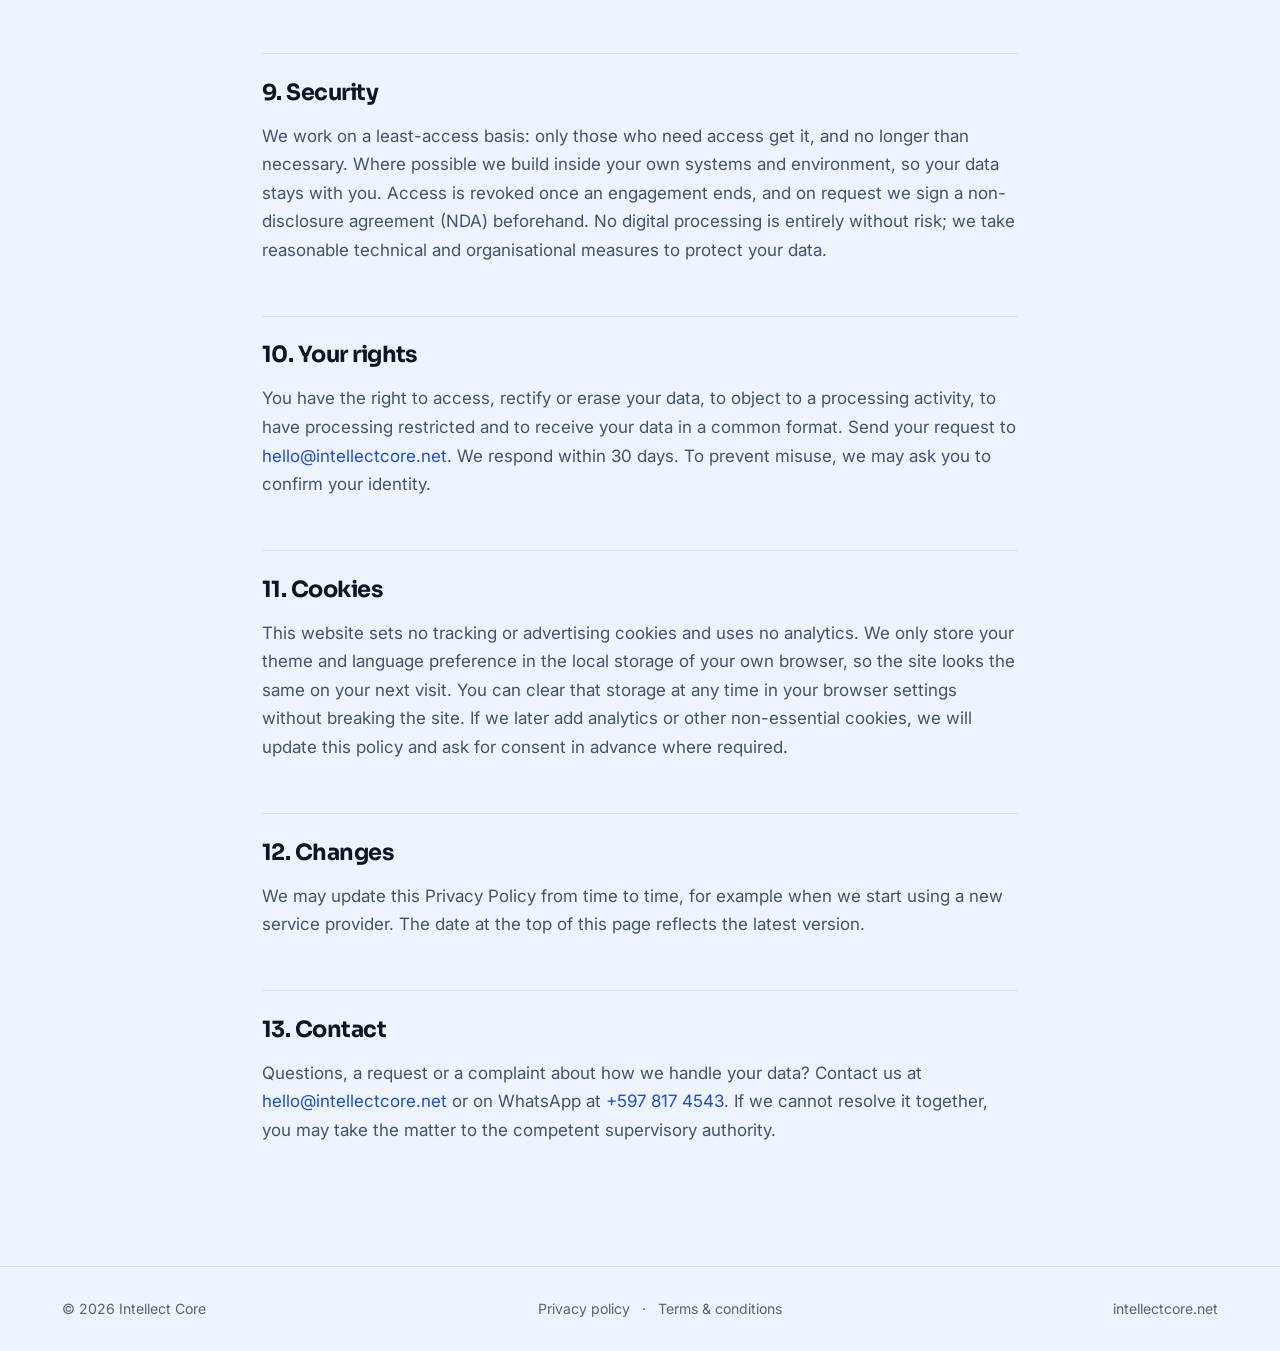
<file: website/main/privacybeleid.html>
<!DOCTYPE html>
<!--
  Intellect Core — Privacybeleid / Privacy Policy
  Laatst inhoudelijk bijgewerkt: 1 september 2026.
-->
<html lang="en" data-lang="en">
<head>
<meta charset="UTF-8" />
<meta name="viewport" content="width=device-width, initial-scale=1.0" />
<title>Privacybeleid · Intellect Core</title>
<meta name="description" content="Privacybeleid van Intellect Core: hoe wij persoonsgegevens verzamelen, gebruiken en beschermen." />
<meta name="robots" content="index, follow" />
<meta name="theme-color" content="#eef4fd" />
<link rel="icon" type="image/svg+xml" href="favicon.svg" />
<link rel="preconnect" href="https://fonts.googleapis.com" />
<link rel="preconnect" href="https://fonts.gstatic.com" crossorigin />
<link href="https://fonts.googleapis.com/css2?family=Sora:wght@600;700&family=Inter:wght@400;500;600&family=IBM+Plex+Mono:wght@400;500&display=swap" rel="stylesheet" />
<script>
  try{var _l=localStorage.getItem("ic-lang");document.documentElement.setAttribute("data-lang",_l==="nl"?"nl":"en");document.documentElement.setAttribute("lang",_l==="nl"?"nl":"en");}catch(e){}
</script>
<style>
/* Intellect Core — legal pages. Same tokens as index.html. */
:root{
  --paper:#eef4fd; --paper-2:#ffffff; --paper-3:#e1ebfa;
  --ink:#0e1626; --ink-2:#44526b; --ink-3:#566377;
  --rule:#d5e1f2; --rule-2:#b7c8e2;
  --accent:#1b4dd8; --accent-soft:#e7eefe; --mark:#0e6f8c;
  --display:"Sora","Segoe UI",Inter,system-ui,sans-serif;
  --sans:"Inter",system-ui,-apple-system,"Segoe UI",Roboto,Helvetica,Arial,sans-serif;
  --mono:"IBM Plex Mono",ui-monospace,Menlo,Consolas,monospace;
  --maxw:820px; --gut:32px; --header-h:70px;
}
*,*::before,*::after{box-sizing:border-box}
html{-webkit-text-size-adjust:100%;scroll-padding-top:calc(var(--header-h) + 24px)}
@media(prefers-reduced-motion:reduce){*{animation-duration:.001ms!important;transition-duration:.001ms!important}}
body{margin:0;background:var(--paper);color:var(--ink);
  font-family:var(--sans);font-size:17px;line-height:1.68;
  -webkit-font-smoothing:antialiased;overflow-x:hidden}
a{color:inherit;text-decoration:none}
::selection{background:#cfe0ff;color:var(--ink)}
:focus-visible{outline:2px solid var(--accent);outline-offset:3px;border-radius:2px}

.lp-header{position:sticky;top:0;z-index:50;height:var(--header-h);
  background:var(--paper);border-bottom:1px solid var(--rule)}
.lp-nav{max-width:1220px;margin:0 auto;padding:0 var(--gut);height:var(--header-h);
  display:flex;align-items:center;gap:20px}
.brand{display:flex;align-items:center;gap:11px;font-weight:600;font-size:1.02rem;
  letter-spacing:-.018em;margin-right:auto;color:var(--ink)}
.logo-mark{width:30px;height:30px;border-radius:8px;background:var(--accent);flex:none;
  display:grid;place-items:center}
.logo-mark svg{width:19px;height:19px}
.brand .ac{color:var(--accent)}
.lp-actions{display:flex;align-items:center;gap:9px}
.langseg{display:inline-flex;border:1px solid var(--rule-2);border-radius:6px;overflow:hidden}
.langseg button{font-family:var(--mono);font-size:.72rem;font-weight:500;letter-spacing:.06em;
  background:none;border:0;color:var(--ink-3);padding:8px 10px;cursor:pointer;line-height:1}
.langseg button + button{border-left:1px solid var(--rule-2)}
.langseg button[aria-pressed="true"]{background:var(--ink);color:var(--paper)}
.btn-back{display:inline-flex;align-items:center;gap:8px;font-size:.9rem;font-weight:500;
  border:1px solid var(--rule-2);border-radius:999px;padding:9px 16px;color:var(--ink);
  transition:border-color .18s,background .18s}
.btn-back:hover{border-color:var(--ink);background:var(--paper-3)}
.btn-back svg{width:14px;height:14px}

.lp-main{padding:clamp(48px,7vw,86px) 0 clamp(60px,8vw,104px)}
.container{max-width:var(--maxw);margin:0 auto;padding:0 var(--gut)}
.eyebrow{font-family:var(--mono);font-size:.76rem;font-weight:500;letter-spacing:.09em;
  text-transform:uppercase;color:var(--ink-3);display:block;margin-bottom:1.1em}
h1{font-family:var(--display);font-weight:700;letter-spacing:-.032em;line-height:1.06;
  font-size:clamp(2.3rem,5vw,3.3rem);margin:0 0 .3em}
h2{font-family:var(--display);font-weight:700;letter-spacing:-.024em;line-height:1.22;
  font-size:clamp(1.18rem,1.9vw,1.4rem);margin:2.3em 0 .7em;
  padding-top:1.1em;border-top:1px solid var(--rule)}
h2:first-of-type{border-top:0;padding-top:0}
p{margin:0 0 1.15em;color:var(--ink-2)}
.updated{font-family:var(--mono);font-size:.78rem;letter-spacing:.03em;color:var(--ink-3);
  margin-bottom:2.6em}
ul{margin:0 0 1.3em;padding-left:0;list-style:none}
li{position:relative;padding:7px 0 7px 25px;color:var(--ink-2);border-top:1px solid var(--rule)}
li:first-child{border-top:0}
li::before{content:"";position:absolute;left:2px;top:1.02em;width:10px;height:5px;
  border-left:1.6px solid var(--accent);border-bottom:1.6px solid var(--accent);
  transform:rotate(-45deg)}
a.inline,.inline a,p a,li a{color:var(--accent);border-bottom:1px solid transparent;
  transition:border-color .18s}
p a:hover,li a:hover,a.inline:hover{border-bottom-color:var(--accent)}
strong,b{color:var(--ink);font-weight:600}

.lp-footer{border-top:1px solid var(--rule);background:var(--paper);padding:30px 0}
.lp-foot-row{max-width:1220px;margin:0 auto;padding:0 var(--gut);
  display:flex;flex-wrap:wrap;gap:12px 28px;justify-content:space-between;align-items:center;
  font-size:.88rem;color:var(--ink-3)}
.footer-legal{display:flex;gap:12px;align-items:center}
.lp-foot-row a:hover{color:var(--ink)}

[data-lang="nl"] [data-lang-block="en"]{display:none}
[data-lang="en"] [data-lang-block="nl"]{display:none}

@media(max-width:600px){
  :root{--gut:22px}
  body{font-size:16px}
  .btn-back .lbl{display:none}
  .btn-back{padding:11px 13px}
  .langseg button{padding:12px 11px;min-height:44px;min-width:44px}
}
</style>
</head>
<body>

<header class="lp-header">
  <div class="lp-nav">
    <a class="brand" href="index.html" aria-label="Intellect Core home">
      <span class="logo-mark"><svg viewBox="0 0 24 24" fill="none" stroke="#fff" stroke-width="1.7" stroke-linecap="round" stroke-linejoin="round" aria-hidden="true"><path d="M12 12V4.4M12 12 5.5 16M12 12 18.5 16"/><circle cx="12" cy="4.4" r="1.7" fill="#fff" stroke="none"/><circle cx="5.5" cy="16" r="1.7" fill="#fff" stroke="none"/><circle cx="18.5" cy="16" r="1.7" fill="#fff" stroke="none"/><circle cx="12" cy="12" r="2.7" fill="#fff" stroke="none"/></svg></span>
      <span><b>Intellect</b> <span class="ac">Core</span></span>
    </a>
    <div class="lp-actions">
      <div class="langseg" role="group" aria-label="Language / Taal">
        <button type="button" data-lang="en" aria-pressed="true">EN</button>
        <button type="button" data-lang="nl" aria-pressed="false">NL</button>
      </div>
      <a class="btn-back" href="index.html">
        <svg viewBox="0 0 24 24" fill="none" stroke="currentColor" stroke-width="2" stroke-linecap="round" stroke-linejoin="round" aria-hidden="true"><path d="M19 12H5M11 18l-6-6 6-6"/></svg>
        <span class="lbl" data-lang-block="nl">Terug naar site</span><span class="lbl" data-lang-block="en">Back to site</span>
      </a>
    </div>
  </div>
</header>

<main class="lp-main">
  <div class="container">

    <!-- ============ NEDERLANDS ============ -->
    <div data-lang-block="nl">
      <div class="eyebrow">Juridisch</div>
      <h1>Privacybeleid</h1>
      <p class="updated">Laatst bijgewerkt: 1 september 2026</p>

      <p>Dit privacybeleid legt uit hoe Intellect Core (<strong>&ldquo;wij&rdquo;</strong>, &ldquo;ons&rdquo;, &ldquo;onze&rdquo;) persoonsgegevens verzamelt, gebruikt en beschermt wanneer u onze website <a class="inline" href="index.html">intellectcore.net</a> bezoekt, contact met ons opneemt of gebruikmaakt van onze diensten. Intellect Core is gevestigd in Suriname en is verantwoordelijk voor de verwerkingen die hieronder worden beschreven.</p>

      <h2>1. Wie wij zijn</h2>
      <p>Intellect Core is een AI- en automatiseringsstudio in Suriname die klanten wereldwijd bedient. U bereikt ons op <a href="mailto:hello@intellectcore.net">hello@intellectcore.net</a> of via WhatsApp op <a class="inline" href="https://wa.me/5978174543" target="_blank" rel="noopener">+597 817 4543</a>. Voor vragen over dit beleid of over uw gegevens gebruikt u bij voorkeur het e-mailadres hierboven.</p>

      <h2>2. Welke gegevens wij verzamelen</h2>
      <ul>
        <li><strong>Gegevens die u ons geeft:</strong> uw naam, e-mailadres, telefoonnummer, bedrijfsnaam en de inhoud van berichten die u via ons contactformulier, per e-mail of via WhatsApp stuurt.</li>
        <li><strong>Projectgegevens:</strong> tijdens een opdracht kunnen wij documenten, bestanden en data verwerken die u aanlevert of waartoe u ons toegang geeft, bijvoorbeeld facturen, bankafschriften, contracten of exports uit uw systemen. Deze gegevens blijven van u. Wij verwerken ze uitsluitend om de afgesproken diensten te leveren.</li>
        <li><strong>Technische gegevens:</strong> basisinformatie die uw browser automatisch meestuurt bij een bezoek, zoals uw IP-adres, browsertype en bij benadering uw regio. Deze gegevens worden verwerkt door onze hostingpartij om de site te leveren en te beveiligen.</li>
        <li><strong>Voorkeuren:</strong> uw thema- en taalkeuze slaan wij lokaal in uw eigen browser op (localStorage). Die informatie blijft op uw apparaat en wordt niet naar ons verstuurd.</li>
      </ul>
      <p>Wij vragen niet om gevoelige persoonsgegevens en wij verzamelen niet bewust gegevens van kinderen.</p>

      <h2>3. Waarvoor wij uw gegevens gebruiken</h2>
      <ul>
        <li>Om op uw aanvraag of bericht te reageren en een gesprek, quickscan of offerte voor te bereiden.</li>
        <li>Om de overeengekomen diensten te leveren, te ondersteunen en te verbeteren.</li>
        <li>Om onze administratie te voeren en facturen te versturen.</li>
        <li>Om te voldoen aan wettelijke verplichtingen.</li>
      </ul>
      <p>Wij gebruiken uw gegevens niet voor geautomatiseerde besluitvorming met rechtsgevolgen en wij versturen geen ongevraagde commerci&euml;le nieuwsbrieven.</p>

      <h2>4. Grondslag voor de verwerking</h2>
      <ul>
        <li><strong>Uitvoering van een overeenkomst:</strong> voor alles wat nodig is om een opdracht voor te bereiden en uit te voeren.</li>
        <li><strong>Gerechtvaardigd belang:</strong> om op uw bericht te reageren, onze website te beveiligen en onze dienstverlening te verbeteren.</li>
        <li><strong>Toestemming:</strong> wanneer u ons uit eigen beweging informatie stuurt die daar niet onder valt. U kunt uw toestemming altijd intrekken.</li>
        <li><strong>Wettelijke verplichting:</strong> voor administratieve en fiscale bewaarplichten.</li>
      </ul>

      <h2>5. Delen met derden</h2>
      <p>Wij verkopen uw gegevens niet en delen ze niet voor advertentiedoeleinden. Wij schakelen wel een beperkt aantal dienstverleners in die nodig zijn om onze website en diensten te laten werken:</p>
      <ul>
        <li><strong>Cloudflare:</strong> hosting, levering en beveiliging van deze website.</li>
        <li><strong>Web3Forms:</strong> verwerkt de inzending van ons contactformulier en stuurt die door naar onze mailbox.</li>
        <li><strong>Google Fonts:</strong> de lettertypen van deze site worden bij het laden van een pagina bij Google opgehaald, waarbij uw IP-adres zichtbaar is voor Google.</li>
        <li><strong>Onze e-mail- en agendaprovider:</strong> voor de correspondentie en de afspraken die u met ons maakt.</li>
        <li><strong>WhatsApp (Meta):</strong> alleen wanneer u er zelf voor kiest ons via WhatsApp te benaderen. Op dat kanaal gelden ook de voorwaarden van WhatsApp.</li>
      </ul>
      <p>Daarnaast delen wij gegevens wanneer de wet ons daartoe verplicht. Met partijen die namens ons persoonsgegevens verwerken maken wij waar nodig schriftelijke verwerkersafspraken.</p>

      <h2>6. AI-tools en uw data</h2>
      <p>Wij bouwen oplossingen met AI. Voor het bouwwerk zelf gebruiken wij zoveel mogelijk voorbeeld- of testdata in plaats van uw echte gegevens. Wanneer een oplossing uw data door een AI-dienst van een derde laat verwerken, spreken wij vooraf met u af om welke dienst het gaat en welke gegevens daarheen gaan. Wij gebruiken uw gegevens nooit om onze eigen modellen te trainen en kiezen bij voorkeur aanbieders die uw data niet voor training gebruiken.</p>

      <h2>7. Doorgifte buiten Suriname</h2>
      <p>Onze dienstverleners en een deel van onze klanten bevinden zich buiten Suriname, waardoor gegevens buiten Suriname kunnen worden opgeslagen of verwerkt. Waar dat gebeurt kiezen wij partijen met een passend beveiligingsniveau en beperken wij de gegevens tot wat nodig is.</p>

      <h2>8. Bewaartermijn</h2>
      <ul>
        <li><strong>Contactberichten en aanvragen:</strong> tot 24 maanden na het laatste contact, tenzij hieruit een opdracht volgt.</li>
        <li><strong>Projectgegevens:</strong> wij verwijderen deze of geven ze aan u terug binnen 30 dagen na afronding van de opdracht, tenzij wij schriftelijk iets anders afspreken.</li>
        <li><strong>Administratie en facturen:</strong> zolang de toepasselijke wet ons verplicht deze te bewaren.</li>
      </ul>

      <h2>9. Beveiliging</h2>
      <p>Wij werken volgens het principe van minimale toegang: alleen wie het nodig heeft krijgt toegang, en niet langer dan nodig. Waar het kan bouwen wij binnen uw eigen systemen en omgeving, zodat uw data bij u blijft. Toegangen worden na afloop van een opdracht ingetrokken en op verzoek ondertekenen wij vooraf een geheimhoudingsverklaring (NDA). Geen enkele digitale verwerking is volledig zonder risico; wij nemen redelijke technische en organisatorische maatregelen om uw gegevens te beschermen.</p>

      <h2>10. Uw rechten</h2>
      <p>U hebt het recht om uw gegevens in te zien, te laten corrigeren of te laten verwijderen, om bezwaar te maken tegen een verwerking, om een verwerking te laten beperken en om uw gegevens in een gangbaar formaat te ontvangen. Stuur uw verzoek naar <a href="mailto:hello@intellectcore.net">hello@intellectcore.net</a>. Wij reageren binnen 30 dagen. Om misbruik te voorkomen kunnen wij u vragen uw identiteit te bevestigen.</p>

      <h2>11. Cookies</h2>
      <p>Deze website plaatst geen tracking- of advertentiecookies en gebruikt geen analytics. Wij bewaren alleen uw thema- en taalvoorkeur in de lokale opslag van uw eigen browser, zodat de site er bij een volgend bezoek hetzelfde uitziet. U kunt die opslag op elk moment wissen via de instellingen van uw browser, zonder dat de site stopt met werken. Voegen wij later analytics of andere niet-essenti&euml;le cookies toe, dan passen wij dit beleid aan en vragen wij vooraf om toestemming waar dat vereist is.</p>

      <h2>12. Wijzigingen</h2>
      <p>Wij kunnen dit privacybeleid van tijd tot tijd bijwerken, bijvoorbeeld wanneer wij een nieuwe dienstverlener gaan gebruiken. De datum bovenaan deze pagina geeft de meest recente versie aan.</p>

      <h2>13. Contact</h2>
      <p>Vragen, een verzoek of een klacht over hoe wij met uw gegevens omgaan? Neem contact op via <a href="mailto:hello@intellectcore.net">hello@intellectcore.net</a> of WhatsApp <a class="inline" href="https://wa.me/5978174543" target="_blank" rel="noopener">+597 817 4543</a>. Komen wij er samen niet uit, dan kunt u zich wenden tot de bevoegde toezichthoudende instantie.</p>
    </div>

    <!-- ============ ENGLISH ============ -->
    <div data-lang-block="en">
      <div class="eyebrow">Legal</div>
      <h1>Privacy Policy</h1>
      <p class="updated">Last updated: 1 September 2026</p>

      <p>This Privacy Policy explains how Intellect Core (<strong>&ldquo;we&rdquo;</strong>, &ldquo;us&rdquo;, &ldquo;our&rdquo;) collects, uses and protects personal data when you visit our website <a class="inline" href="index.html">intellectcore.net</a>, contact us or use our services. Intellect Core is based in Suriname and is responsible for the processing described below.</p>

      <h2>1. Who we are</h2>
      <p>Intellect Core is an AI and automation studio in Suriname, serving clients worldwide. You can reach us at <a href="mailto:hello@intellectcore.net">hello@intellectcore.net</a> or on WhatsApp at <a class="inline" href="https://wa.me/5978174543" target="_blank" rel="noopener">+597 817 4543</a>. For questions about this policy or about your data, please use the email address above.</p>

      <h2>2. What data we collect</h2>
      <ul>
        <li><strong>Information you give us:</strong> your name, email address, phone number, company name and the contents of messages you send through our contact form, by email or via WhatsApp.</li>
        <li><strong>Project data:</strong> during an engagement we may process documents, files and data you provide or give us access to, for example invoices, bank statements, contracts or exports from your systems. This data remains yours. We process it solely to deliver the agreed services.</li>
        <li><strong>Technical data:</strong> basic information your browser sends automatically when you visit, such as your IP address, browser type and approximate region. This is processed by our hosting provider to deliver and secure the site.</li>
        <li><strong>Preferences:</strong> your theme and language choice are stored locally in your own browser (localStorage). That information stays on your device and is never sent to us.</li>
      </ul>
      <p>We do not ask for sensitive personal data and we do not knowingly collect data from children.</p>

      <h2>3. How we use your data</h2>
      <ul>
        <li>To respond to your enquiry or message and prepare a conversation, quickscan or quote.</li>
        <li>To deliver, support and improve the agreed services.</li>
        <li>To run our administration and send invoices.</li>
        <li>To meet legal obligations.</li>
      </ul>
      <p>We do not use your data for automated decision-making with legal effects, and we do not send unsolicited marketing newsletters.</p>

      <h2>4. Legal basis</h2>
      <ul>
        <li><strong>Performance of a contract:</strong> for everything needed to prepare and carry out an engagement.</li>
        <li><strong>Legitimate interests:</strong> to respond to your message, secure our website and improve our services.</li>
        <li><strong>Consent:</strong> where you send us information on your own initiative that falls outside the above. You can withdraw consent at any time.</li>
        <li><strong>Legal obligation:</strong> for administrative and tax retention duties.</li>
      </ul>

      <h2>5. Sharing with third parties</h2>
      <p>We do not sell your data and we do not share it for advertising purposes. We do use a small number of service providers that are needed to run our website and services:</p>
      <ul>
        <li><strong>Cloudflare:</strong> hosting, delivery and security of this website.</li>
        <li><strong>Web3Forms:</strong> handles our contact-form submissions and forwards them to our mailbox.</li>
        <li><strong>Google Fonts:</strong> the typefaces on this site are fetched from Google when a page loads, which makes your IP address visible to Google.</li>
        <li><strong>Our email and calendar provider:</strong> for correspondence and any meetings you book with us.</li>
        <li><strong>WhatsApp (Meta):</strong> only when you choose to contact us via WhatsApp. The terms of WhatsApp also apply on that channel.</li>
      </ul>
      <p>We also share data where the law requires it. Where a party processes personal data on our behalf, we put written processing agreements in place as needed.</p>

      <h2>6. AI tools and your data</h2>
      <p>We build solutions with AI. For the build work itself we use sample or test data instead of your real data wherever possible. When a solution has your data processed by a third-party AI service, we agree with you in advance which service that is and what goes there. We never use your data to train our own models, and we prefer providers that do not use your data for training.</p>

      <h2>7. Transfers outside Suriname</h2>
      <p>Our service providers and some of our clients are located outside Suriname, so data may be stored or processed outside Suriname. Where that happens, we choose parties with an appropriate level of security and limit the data to what is necessary.</p>

      <h2>8. Retention</h2>
      <ul>
        <li><strong>Enquiries and messages:</strong> up to 24 months after our last contact, unless an engagement follows from it.</li>
        <li><strong>Project data:</strong> deleted or returned to you within 30 days of completing the engagement, unless we agree otherwise in writing.</li>
        <li><strong>Administration and invoices:</strong> for as long as applicable law requires us to keep them.</li>
      </ul>

      <h2>9. Security</h2>
      <p>We work on a least-access basis: only those who need access get it, and no longer than necessary. Where possible we build inside your own systems and environment, so your data stays with you. Access is revoked once an engagement ends, and on request we sign a non-disclosure agreement (NDA) beforehand. No digital processing is entirely without risk; we take reasonable technical and organisational measures to protect your data.</p>

      <h2>10. Your rights</h2>
      <p>You have the right to access, rectify or erase your data, to object to a processing activity, to have processing restricted and to receive your data in a common format. Send your request to <a href="mailto:hello@intellectcore.net">hello@intellectcore.net</a>. We respond within 30 days. To prevent misuse, we may ask you to confirm your identity.</p>

      <h2>11. Cookies</h2>
      <p>This website sets no tracking or advertising cookies and uses no analytics. We only store your theme and language preference in the local storage of your own browser, so the site looks the same on your next visit. You can clear that storage at any time in your browser settings without breaking the site. If we later add analytics or other non-essential cookies, we will update this policy and ask for consent in advance where required.</p>

      <h2>12. Changes</h2>
      <p>We may update this Privacy Policy from time to time, for example when we start using a new service provider. The date at the top of this page reflects the latest version.</p>

      <h2>13. Contact</h2>
      <p>Questions, a request or a complaint about how we handle your data? Contact us at <a href="mailto:hello@intellectcore.net">hello@intellectcore.net</a> or on WhatsApp at <a class="inline" href="https://wa.me/5978174543" target="_blank" rel="noopener">+597 817 4543</a>. If we cannot resolve it together, you may take the matter to the competent supervisory authority.</p>
    </div>

  </div>
</main>

<footer class="lp-footer">
  <div class="lp-foot-row">
    <span>&copy; 2026 Intellect Core</span>
    <nav class="footer-legal" aria-label="Legal">
      <a href="privacybeleid.html"><span data-lang-block="nl">Privacybeleid</span><span data-lang-block="en">Privacy policy</span></a>
      <span aria-hidden="true">&middot;</span>
      <a href="algemene-voorwaarden.html"><span data-lang-block="nl">Algemene voorwaarden</span><span data-lang-block="en">Terms &amp; conditions</span></a>
    </nav>
    <a href="index.html">intellectcore.net</a>
  </div>
</footer>

<script>
/* Language — NL/EN, shares the 'ic-lang' key with the rest of the site */
(function(){
  var segs=[].slice.call(document.querySelectorAll(".langseg button"));
  function apply(lang){
    document.documentElement.setAttribute("data-lang",lang);
    document.documentElement.setAttribute("lang",lang);
    segs.forEach(function(b){b.setAttribute("aria-pressed",b.getAttribute("data-lang")===lang?"true":"false")});
    try{localStorage.setItem("ic-lang",lang)}catch(e){}
  }
  apply(document.documentElement.getAttribute("data-lang")==="nl"?"nl":"en");
  segs.forEach(function(b){
    b.addEventListener("click",function(){apply(b.getAttribute("data-lang"))});
  });
})();
</script>
</body>
</html>
</file>
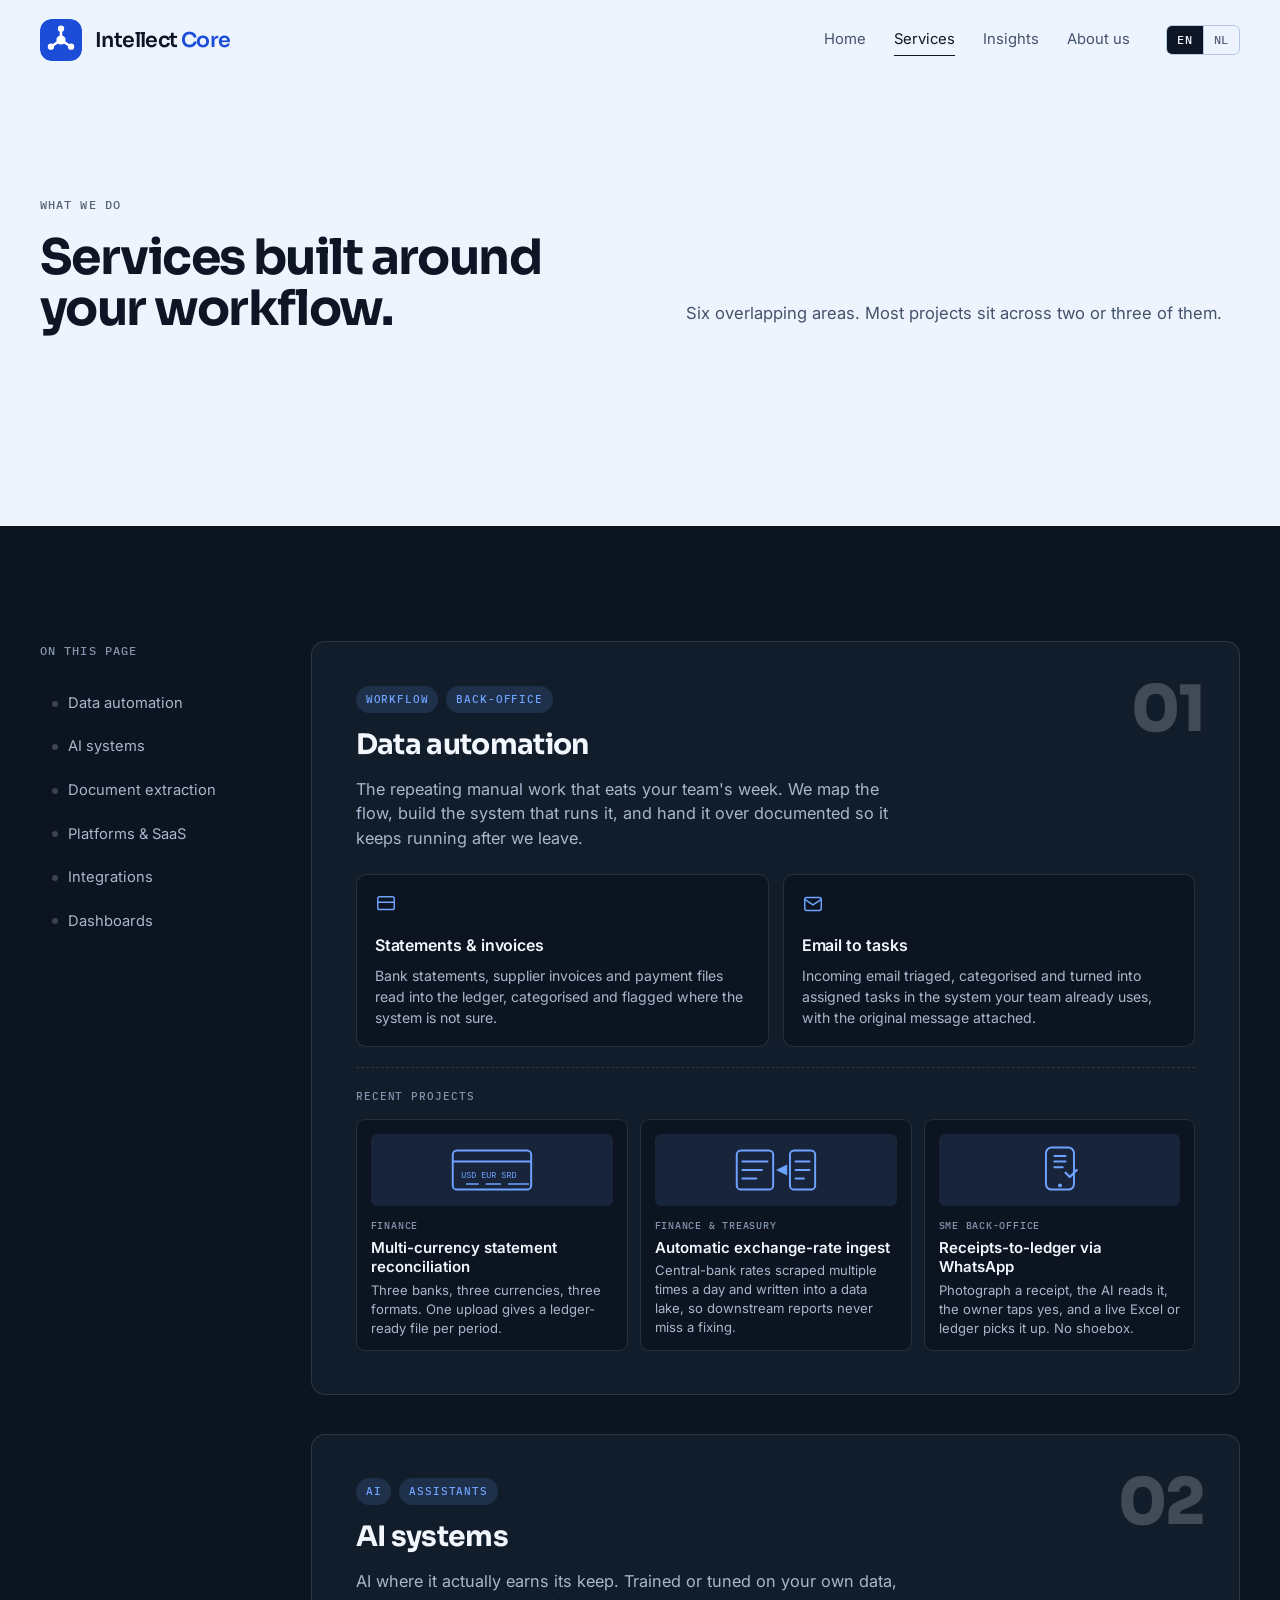
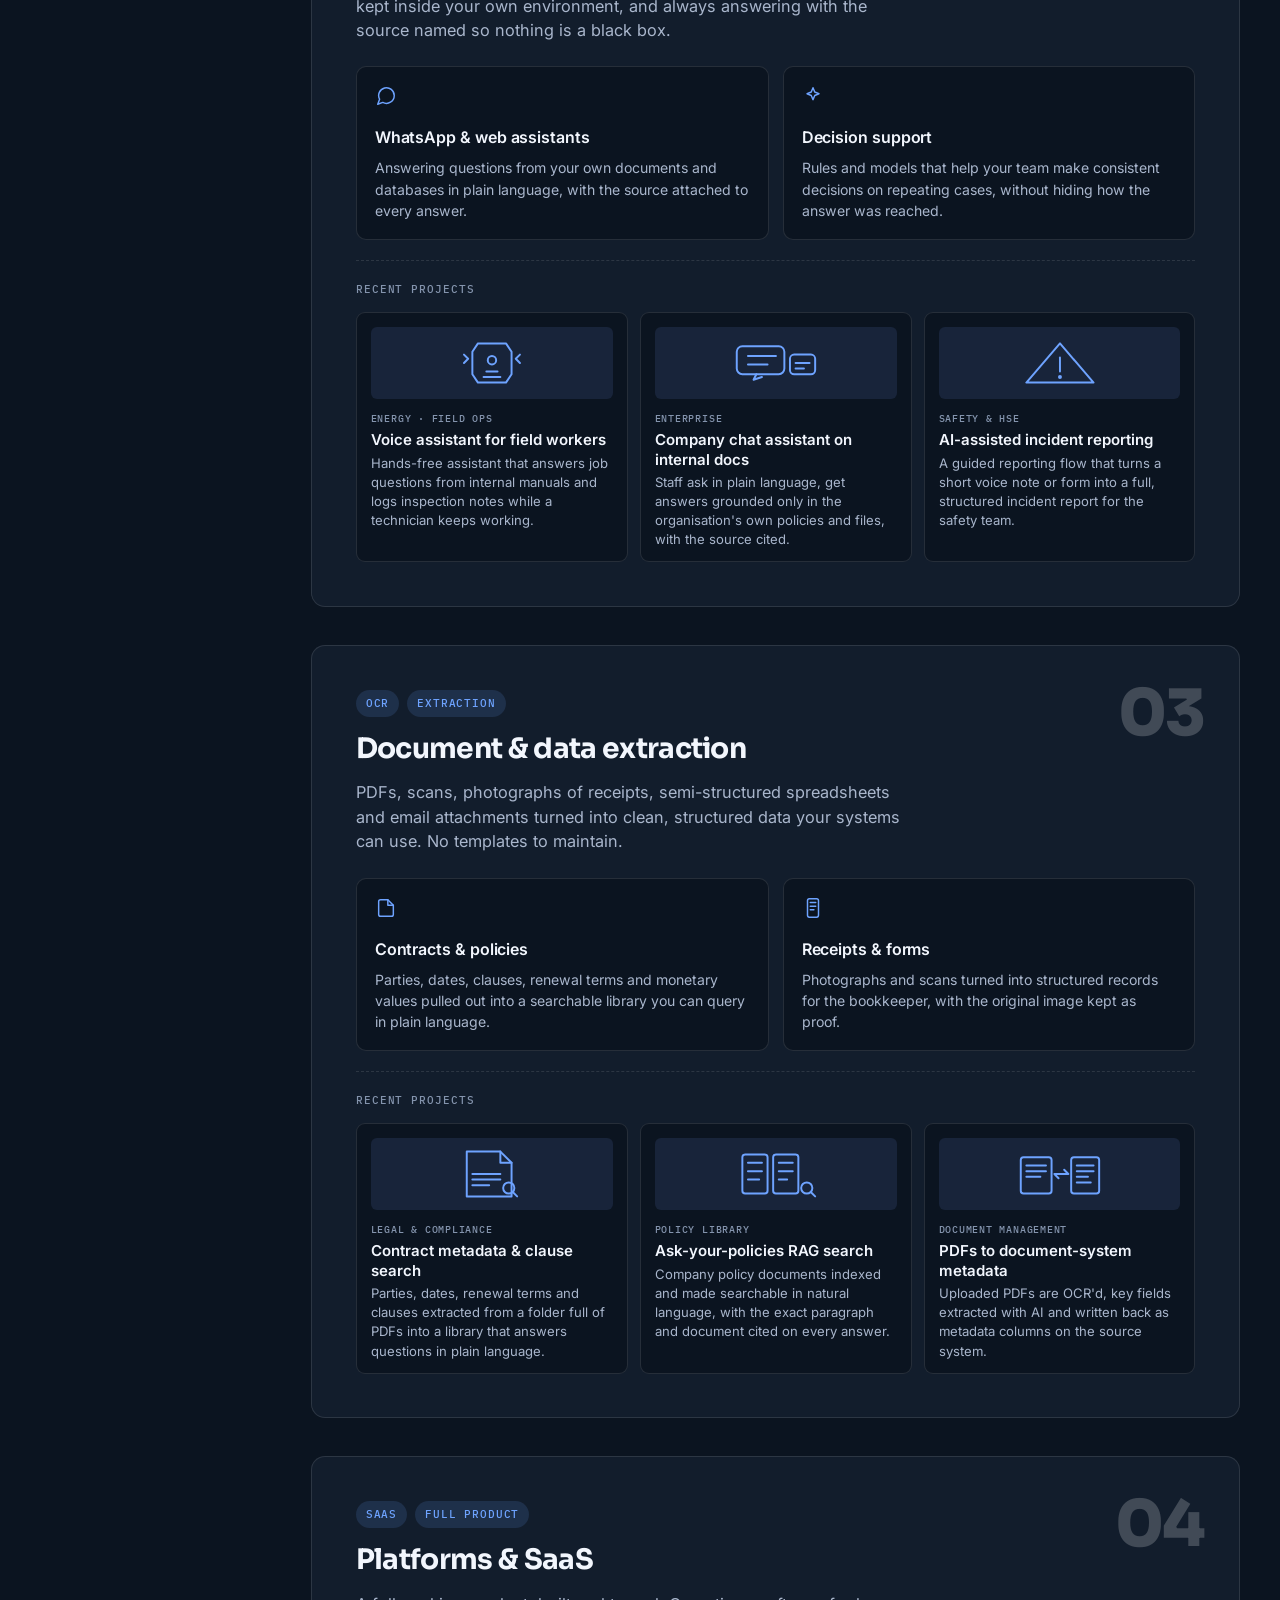
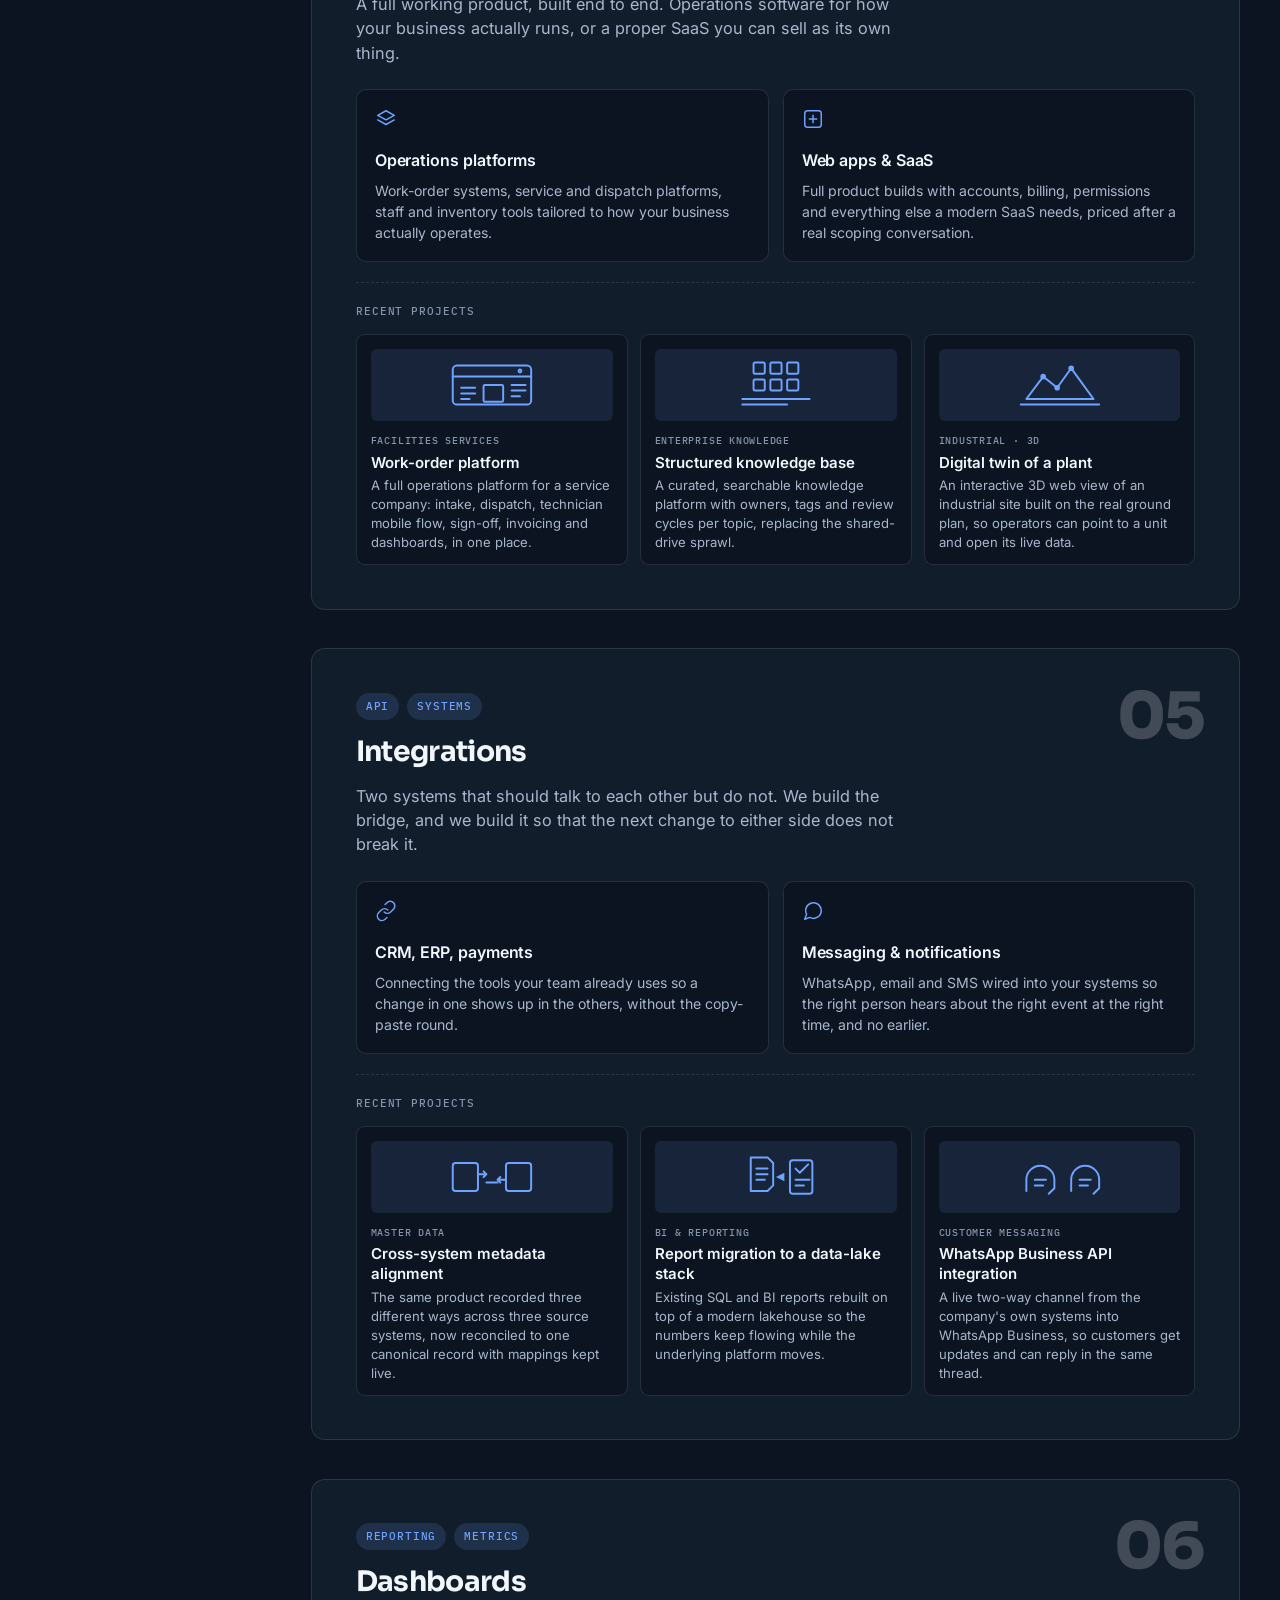
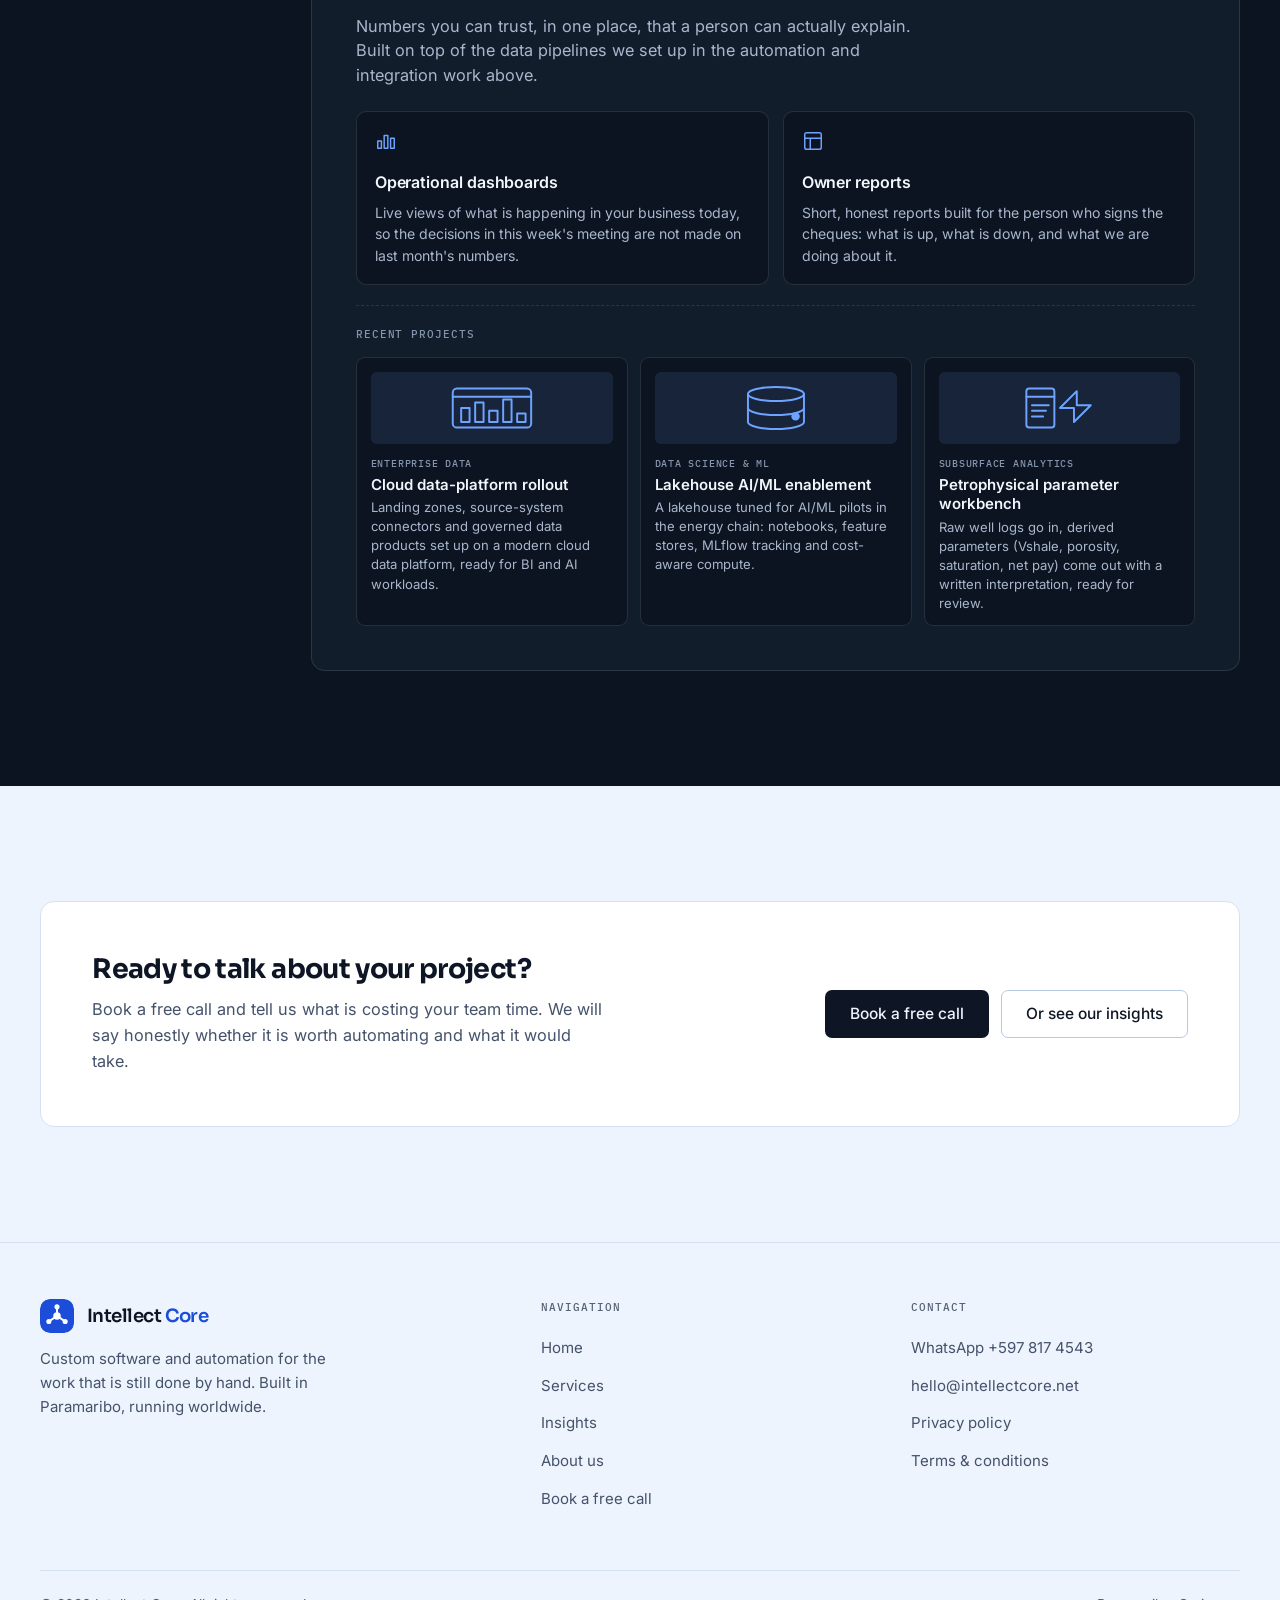
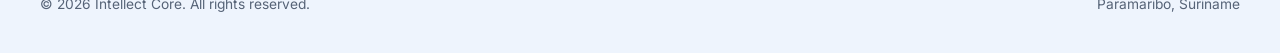
<file: website/main/services.html>
<!DOCTYPE html>
<html lang="en" data-lang="en">
<head>
<meta charset="UTF-8" />
<meta name="viewport" content="width=device-width, initial-scale=1.0" />
<title>Services · Intellect Core</title>
<meta name="description" content="Data automation, AI systems, integrations, dashboards, web apps and platforms. Custom-built for the workflow you actually run." />
<meta name="robots" content="index, follow" />
<link rel="canonical" href="https://intellectcore.net/services.html" />
<meta name="theme-color" content="#eef4fd" />
<link rel="icon" type="image/svg+xml" href="favicon.svg" />
<script>
/* Force light mode. The theme toggle was removed, so this site does not
   flip to dark based on OS preference anymore. Clears any old preference. */
(function(){try{localStorage.removeItem("ic-theme")}catch(e){}
  document.documentElement.setAttribute("data-theme","light");
})();
</script>
<link rel="preconnect" href="https://fonts.googleapis.com" />
<link rel="preconnect" href="https://fonts.gstatic.com" crossorigin />
<link href="https://fonts.googleapis.com/css2?family=Sora:wght@600;700;800&family=Inter:wght@400;500;600&family=IBM+Plex+Mono:wght@400;500&display=swap" rel="stylesheet" />
<link rel="stylesheet" href="assets/site.css" />
</head>
<body data-page="services">
<a class="skip" href="#main" data-i18n="skip">Skip to content</a>

<header class="site-header" id="siteHeader">
  <div class="container hdr">
    <a class="brand" href="/" aria-label="Intellect Core, home">
      <svg class="mark" viewBox="0 0 100 100" aria-hidden="true">
        <rect width="100" height="100" rx="26" fill="#1b4dd8"/>
        <g stroke="#fff" stroke-width="6" stroke-linecap="round" fill="#fff">
          <path fill="none" d="M50 50V23 M50 50 26 66 M50 50 74 66"/>
          <circle cx="50" cy="23" r="7.5" stroke="none"/>
          <circle cx="26" cy="66" r="7.5" stroke="none"/>
          <circle cx="74" cy="66" r="7.5" stroke="none"/>
          <circle cx="50" cy="50" r="11" stroke="none"/>
        </g>
      </svg>
      <span style="color:var(--ink)"><b>Intellect</b> <span>Core</span></span>
    </a>
    <nav class="nav" id="navMenu" aria-label="Main">
      <a href="/" data-i18n="nav.home">Home</a>
      <a href="services.html" class="current" data-i18n="nav.services">Services</a>
      <a href="insights.html" data-i18n="nav.insights">Insights</a>
      <a href="about.html" data-i18n="nav.about">About us</a>
    </nav>
    <div class="hdr-end">
      <div class="langseg" role="group" aria-label="Language / Taal">
        <button type="button" data-lang="en" aria-pressed="true">EN</button>
        <button type="button" data-lang="nl" aria-pressed="false">NL</button>
      </div>
      <button class="nav-toggle" id="navToggle" type="button" aria-label="Menu" aria-expanded="false" aria-controls="navMenu">
        <svg aria-hidden="true" viewBox="0 0 24 24" width="18" height="18" fill="none" stroke="currentColor" stroke-width="1.8" stroke-linecap="round"><path d="M4 7h16M4 12h16M4 17h16"/></svg>
        <span class="nt-label" data-i18n="nav.menu">Menu</span>
      </button>
    </div>
  </div>
</header>

<main id="main">

  <!-- ══ PAGE HERO ══ -->
  <section class="section" id="top">
    <div class="container">
      <div class="head rv">
        <div>
          <span class="label" data-i18n="sv.label">What we do</span>
          <h2 data-i18n="sv.h2">Services built around your workflow.</h2>
        </div>
        <p class="deck" data-i18n="sv.deck">Six overlapping areas. Most projects sit across two or three of them.</p>
      </div>
    </div>
  </section>

  <!-- ══ SERVICES DETAIL PANELS ══ -->
  <section class="section dark" id="detail">
    <div class="container">
      <div class="svc-detail rv">
        <aside class="svc-side">
          <span class="label" data-i18n="sv.side">On this page</span>
          <ul>
            <li><a href="#automation" data-i18n="sv1.short">Data automation</a></li>
            <li><a href="#ai" data-i18n="sv2.short">AI systems</a></li>
            <li><a href="#extraction" data-i18n="sv3.short">Document extraction</a></li>
            <li><a href="#platform" data-i18n="sv4.short">Platforms &amp; SaaS</a></li>
            <li><a href="#integrations" data-i18n="sv5.short">Integrations</a></li>
            <li><a href="#dashboards" data-i18n="sv6.short">Dashboards</a></li>
          </ul>
        </aside>

        <div class="svc-panels">

          <article class="svc-panel" id="automation">
            <span class="p-num">01</span>
            <div class="p-tags">
              <span class="p-tag" data-i18n="sv1.tag1">Workflow</span>
              <span class="p-tag" data-i18n="sv1.tag2">Back-office</span>
            </div>
            <h3 class="p-title" data-i18n="sv1.h3">Data automation</h3>
            <p class="p-deck" data-i18n="sv1.deck">The repeating manual work that eats your team's week. We map the flow, build the system that runs it, and hand it over documented so it keeps running after we leave.</p>
            <div class="svc-subs">
              <div class="svc-sub">
                <span class="svc-sub-ico"><svg viewBox="0 0 24 24" fill="none" stroke="currentColor" stroke-width="1.6" stroke-linecap="round" stroke-linejoin="round"><rect x="3" y="4" width="18" height="14" rx="2"/><path d="M3 10h18"/></svg></span>
                <h4 data-i18n="sv1.a.h">Statements &amp; invoices</h4>
                <p data-i18n="sv1.a.p">Bank statements, supplier invoices and payment files read into the ledger, categorised and flagged where the system is not sure.</p>
              </div>
              <div class="svc-sub">
                <span class="svc-sub-ico"><svg viewBox="0 0 24 24" fill="none" stroke="currentColor" stroke-width="1.6" stroke-linecap="round" stroke-linejoin="round"><rect x="3" y="5" width="18" height="14" rx="2"/><path d="m3 7 9 6 9-6"/></svg></span>
                <h4 data-i18n="sv1.b.h">Email to tasks</h4>
                <p data-i18n="sv1.b.p">Incoming email triaged, categorised and turned into assigned tasks in the system your team already uses, with the original message attached.</p>
              </div>
            </div>
            <div class="svc-projects">
              <span class="p-eyebrow" data-i18n="prj.recent">Recent projects</span>
              <div class="prj-list">
                <div class="prj">
                  <div class="prj-ill" aria-hidden="true"><svg viewBox="0 0 64 40" fill="none" stroke="currentColor" stroke-width="1.4" stroke-linecap="round" stroke-linejoin="round"><rect x="4" y="6" width="56" height="28" rx="3"/><path d="M4 14h56"/><text x="10" y="26" font-family="monospace" font-size="6" fill="currentColor" stroke="none">USD  EUR  SRD</text><path d="M14 30h8M28 30h10M44 30h14" stroke-width="1.2"/></svg></div>
                  <span class="prj-sector" data-i18n="prj.d1.sec">Finance</span>
                  <span class="prj-name" data-i18n="prj.d1.n">Multi-currency statement reconciliation</span>
                  <p class="prj-desc" data-i18n="prj.d1.p">Three banks, three currencies, three formats. One upload gives a ledger-ready file per period.</p>
                </div>
                <div class="prj">
                  <div class="prj-ill" aria-hidden="true"><svg viewBox="0 0 64 40" fill="none" stroke="currentColor" stroke-width="1.4" stroke-linecap="round" stroke-linejoin="round"><rect x="4" y="6" width="26" height="28" rx="3"/><path d="M8 14h18M8 20h14M8 26h10"/><path d="m32 20 8-4v8z" fill="currentColor" stroke="none"/><rect x="42" y="6" width="18" height="28" rx="3"/><path d="M46 14h10M46 20h10M46 26h6"/></svg></div>
                  <span class="prj-sector" data-i18n="prj.d2.sec">Finance &amp; treasury</span>
                  <span class="prj-name" data-i18n="prj.d2.n">Automatic exchange-rate ingest</span>
                  <p class="prj-desc" data-i18n="prj.d2.p">Central-bank rates scraped multiple times a day and written into a data lake, so downstream reports never miss a fixing.</p>
                </div>
                <div class="prj">
                  <div class="prj-ill" aria-hidden="true"><svg viewBox="0 0 64 40" fill="none" stroke="currentColor" stroke-width="1.4" stroke-linecap="round" stroke-linejoin="round"><rect x="22" y="4" width="20" height="30" rx="4"/><path d="M28 10h8M28 14h8M28 18h6"/><path d="m36 22 3 3 5-5" stroke-width="1.6"/><circle cx="32" cy="31" r="1.4" fill="currentColor" stroke="none"/></svg></div>
                  <span class="prj-sector" data-i18n="prj.d3.sec">SME back-office</span>
                  <span class="prj-name" data-i18n="prj.d3.n">Receipts-to-ledger via WhatsApp</span>
                  <p class="prj-desc" data-i18n="prj.d3.p">Photograph a receipt, the AI reads it, the owner taps yes, and a live Excel or ledger picks it up. No shoebox.</p>
                </div>
              </div>
            </div>
          </article>

          <article class="svc-panel" id="ai">
            <span class="p-num">02</span>
            <div class="p-tags">
              <span class="p-tag" data-i18n="sv2.tag1">AI</span>
              <span class="p-tag" data-i18n="sv2.tag2">Assistants</span>
            </div>
            <h3 class="p-title" data-i18n="sv2.h3">AI systems</h3>
            <p class="p-deck" data-i18n="sv2.deck">AI where it actually earns its keep. Trained or tuned on your own data, kept inside your own environment, and always answering with the source named so nothing is a black box.</p>
            <div class="svc-subs">
              <div class="svc-sub">
                <span class="svc-sub-ico"><svg viewBox="0 0 24 24" fill="none" stroke="currentColor" stroke-width="1.6" stroke-linecap="round" stroke-linejoin="round"><path d="M21 11.5a8.5 8.5 0 0 1-12.5 7.5L3 21l2-5.5A8.5 8.5 0 1 1 21 11.5z"/></svg></span>
                <h4 data-i18n="sv2.a.h">WhatsApp &amp; web assistants</h4>
                <p data-i18n="sv2.a.p">Answering questions from your own documents and databases in plain language, with the source attached to every answer.</p>
              </div>
              <div class="svc-sub">
                <span class="svc-sub-ico"><svg viewBox="0 0 24 24" fill="none" stroke="currentColor" stroke-width="1.6" stroke-linecap="round" stroke-linejoin="round"><path d="M12 3l1.9 4.6L18.5 9.5l-4.6 1.9L12 16l-1.9-4.6L5.5 9.5l4.6-1.9z"/></svg></span>
                <h4 data-i18n="sv2.b.h">Decision support</h4>
                <p data-i18n="sv2.b.p">Rules and models that help your team make consistent decisions on repeating cases, without hiding how the answer was reached.</p>
              </div>
            </div>
            <div class="svc-projects">
              <span class="p-eyebrow" data-i18n="prj.recent">Recent projects</span>
              <div class="prj-list">
                <div class="prj">
                  <div class="prj-ill" aria-hidden="true"><svg viewBox="0 0 64 40" fill="none" stroke="currentColor" stroke-width="1.4" stroke-linecap="round" stroke-linejoin="round"><path d="M22 6h20l4 6v16l-4 6H22l-4-6V12z"/><circle cx="32" cy="18" r="3"/><path d="M28 26h8M26 30h12"/><path d="M12 14l3 3-3 3M52 14l-3 3 3 3"/></svg></div>
                  <span class="prj-sector" data-i18n="prj.a1.sec">Energy · field ops</span>
                  <span class="prj-name" data-i18n="prj.a1.n">Voice assistant for field workers</span>
                  <p class="prj-desc" data-i18n="prj.a1.p">Hands-free assistant that answers job questions from internal manuals and logs inspection notes while a technician keeps working.</p>
                </div>
                <div class="prj">
                  <div class="prj-ill" aria-hidden="true"><svg viewBox="0 0 64 40" fill="none" stroke="currentColor" stroke-width="1.4" stroke-linecap="round" stroke-linejoin="round"><rect x="4" y="8" width="34" height="20" rx="4"/><path d="M12 15h20M12 21h14"/><path d="m18 28-2 4 6-2"/><rect x="42" y="14" width="18" height="14" rx="3"/><path d="M46 20h10M46 24h6"/></svg></div>
                  <span class="prj-sector" data-i18n="prj.a2.sec">Enterprise</span>
                  <span class="prj-name" data-i18n="prj.a2.n">Company chat assistant on internal docs</span>
                  <p class="prj-desc" data-i18n="prj.a2.p">Staff ask in plain language, get answers grounded only in the organisation's own policies and files, with the source cited.</p>
                </div>
                <div class="prj">
                  <div class="prj-ill" aria-hidden="true"><svg viewBox="0 0 64 40" fill="none" stroke="currentColor" stroke-width="1.4" stroke-linecap="round" stroke-linejoin="round"><path d="M32 6 8 34h48z"/><path d="M32 16v10"/><circle cx="32" cy="30" r="1.4" fill="currentColor" stroke="none"/></svg></div>
                  <span class="prj-sector" data-i18n="prj.a3.sec">Safety &amp; HSE</span>
                  <span class="prj-name" data-i18n="prj.a3.n">AI-assisted incident reporting</span>
                  <p class="prj-desc" data-i18n="prj.a3.p">A guided reporting flow that turns a short voice note or form into a full, structured incident report for the safety team.</p>
                </div>
              </div>
            </div>
          </article>

          <article class="svc-panel" id="extraction">
            <span class="p-num">03</span>
            <div class="p-tags">
              <span class="p-tag" data-i18n="sv3.tag1">OCR</span>
              <span class="p-tag" data-i18n="sv3.tag2">Extraction</span>
            </div>
            <h3 class="p-title" data-i18n="sv3.h3">Document &amp; data extraction</h3>
            <p class="p-deck" data-i18n="sv3.deck">PDFs, scans, photographs of receipts, semi-structured spreadsheets and email attachments turned into clean, structured data your systems can use. No templates to maintain.</p>
            <div class="svc-subs">
              <div class="svc-sub">
                <span class="svc-sub-ico"><svg viewBox="0 0 24 24" fill="none" stroke="currentColor" stroke-width="1.6" stroke-linecap="round" stroke-linejoin="round"><path d="M14 3H6a2 2 0 0 0-2 2v14a2 2 0 0 0 2 2h12a2 2 0 0 0 2-2V9z"/><path d="M14 3v6h6"/></svg></span>
                <h4 data-i18n="sv3.a.h">Contracts &amp; policies</h4>
                <p data-i18n="sv3.a.p">Parties, dates, clauses, renewal terms and monetary values pulled out into a searchable library you can query in plain language.</p>
              </div>
              <div class="svc-sub">
                <span class="svc-sub-ico"><svg viewBox="0 0 24 24" fill="none" stroke="currentColor" stroke-width="1.6" stroke-linecap="round" stroke-linejoin="round"><rect x="6" y="2" width="12" height="20" rx="2"/><path d="M9 6h6M9 10h6M9 14h4"/></svg></span>
                <h4 data-i18n="sv3.b.h">Receipts &amp; forms</h4>
                <p data-i18n="sv3.b.p">Photographs and scans turned into structured records for the bookkeeper, with the original image kept as proof.</p>
              </div>
            </div>
            <div class="svc-projects">
              <span class="p-eyebrow" data-i18n="prj.recent">Recent projects</span>
              <div class="prj-list">
                <div class="prj">
                  <div class="prj-ill" aria-hidden="true"><svg viewBox="0 0 64 40" fill="none" stroke="currentColor" stroke-width="1.4" stroke-linecap="round" stroke-linejoin="round"><path d="M14 4h24l8 8v24H14z"/><path d="M38 4v8h8"/><path d="M18 20h20M18 24h20M18 28h12"/><circle cx="44" cy="30" r="4"/><path d="m47 33 3 3"/></svg></div>
                  <span class="prj-sector" data-i18n="prj.e1.sec">Legal &amp; compliance</span>
                  <span class="prj-name" data-i18n="prj.e1.n">Contract metadata &amp; clause search</span>
                  <p class="prj-desc" data-i18n="prj.e1.p">Parties, dates, renewal terms and clauses extracted from a folder full of PDFs into a library that answers questions in plain language.</p>
                </div>
                <div class="prj">
                  <div class="prj-ill" aria-hidden="true"><svg viewBox="0 0 64 40" fill="none" stroke="currentColor" stroke-width="1.4" stroke-linecap="round" stroke-linejoin="round"><rect x="8" y="6" width="18" height="28" rx="2"/><rect x="30" y="6" width="18" height="28" rx="2"/><path d="M12 12h10M12 18h10M12 24h8"/><path d="M34 12h10M34 18h10M34 24h6"/><circle cx="54" cy="30" r="4"/><path d="m57 33 3 3"/></svg></div>
                  <span class="prj-sector" data-i18n="prj.e2.sec">Policy library</span>
                  <span class="prj-name" data-i18n="prj.e2.n">Ask-your-policies RAG search</span>
                  <p class="prj-desc" data-i18n="prj.e2.p">Company policy documents indexed and made searchable in natural language, with the exact paragraph and document cited on every answer.</p>
                </div>
                <div class="prj">
                  <div class="prj-ill" aria-hidden="true"><svg viewBox="0 0 64 40" fill="none" stroke="currentColor" stroke-width="1.4" stroke-linecap="round" stroke-linejoin="round"><rect x="4" y="8" width="22" height="26" rx="2"/><path d="M8 14h14M8 18h14M8 22h10"/><path d="M28 20h10l-3-3M28 20l3 3"/><rect x="40" y="8" width="20" height="26" rx="2"/><path d="M44 14h12M44 18h12M44 22h8M44 26h10"/></svg></div>
                  <span class="prj-sector" data-i18n="prj.e3.sec">Document management</span>
                  <span class="prj-name" data-i18n="prj.e3.n">PDFs to document-system metadata</span>
                  <p class="prj-desc" data-i18n="prj.e3.p">Uploaded PDFs are OCR'd, key fields extracted with AI and written back as metadata columns on the source system.</p>
                </div>
              </div>
            </div>
          </article>

          <article class="svc-panel" id="platform">
            <span class="p-num">04</span>
            <div class="p-tags">
              <span class="p-tag" data-i18n="sv4.tag1">SaaS</span>
              <span class="p-tag" data-i18n="sv4.tag2">Full product</span>
            </div>
            <h3 class="p-title" data-i18n="sv4.h3">Platforms &amp; SaaS</h3>
            <p class="p-deck" data-i18n="sv4.deck">A full working product, built end to end. Operations software for how your business actually runs, or a proper SaaS you can sell as its own thing.</p>
            <div class="svc-subs">
              <div class="svc-sub">
                <span class="svc-sub-ico"><svg viewBox="0 0 24 24" fill="none" stroke="currentColor" stroke-width="1.6" stroke-linecap="round" stroke-linejoin="round"><path d="M12 3 3 8l9 5 9-5-9-5z"/><path d="M3 13l9 5 9-5"/></svg></span>
                <h4 data-i18n="sv4.a.h">Operations platforms</h4>
                <p data-i18n="sv4.a.p">Work-order systems, service and dispatch platforms, staff and inventory tools tailored to how your business actually operates.</p>
              </div>
              <div class="svc-sub">
                <span class="svc-sub-ico"><svg viewBox="0 0 24 24" fill="none" stroke="currentColor" stroke-width="1.6" stroke-linecap="round" stroke-linejoin="round"><rect x="3" y="3" width="18" height="18" rx="3"/><path d="M8 12h8M12 8v8"/></svg></span>
                <h4 data-i18n="sv4.b.h">Web apps &amp; SaaS</h4>
                <p data-i18n="sv4.b.p">Full product builds with accounts, billing, permissions and everything else a modern SaaS needs, priced after a real scoping conversation.</p>
              </div>
            </div>
            <div class="svc-projects">
              <span class="p-eyebrow" data-i18n="prj.recent">Recent projects</span>
              <div class="prj-list">
                <div class="prj">
                  <div class="prj-ill" aria-hidden="true"><svg viewBox="0 0 64 40" fill="none" stroke="currentColor" stroke-width="1.4" stroke-linecap="round" stroke-linejoin="round"><rect x="4" y="6" width="56" height="28" rx="3"/><path d="M4 14h56"/><path d="M10 22h10M10 26h10M10 30h6"/><rect x="26" y="20" width="14" height="12" rx="1"/><path d="M46 20h10M46 24h10M46 28h6"/><circle cx="52" cy="10" r="1"/></svg></div>
                  <span class="prj-sector" data-i18n="prj.p1.sec">Facilities services</span>
                  <span class="prj-name" data-i18n="prj.p1.n">Work-order platform</span>
                  <p class="prj-desc" data-i18n="prj.p1.p">A full operations platform for a service company: intake, dispatch, technician mobile flow, sign-off, invoicing and dashboards, in one place.</p>
                </div>
                <div class="prj">
                  <div class="prj-ill" aria-hidden="true"><svg viewBox="0 0 64 40" fill="none" stroke="currentColor" stroke-width="1.4" stroke-linecap="round" stroke-linejoin="round"><rect x="16" y="4" width="8" height="8" rx="1"/><rect x="28" y="4" width="8" height="8" rx="1"/><rect x="40" y="4" width="8" height="8" rx="1"/><rect x="16" y="16" width="8" height="8" rx="1"/><rect x="28" y="16" width="8" height="8" rx="1"/><rect x="40" y="16" width="8" height="8" rx="1"/><path d="M8 30h48M8 34h32"/></svg></div>
                  <span class="prj-sector" data-i18n="prj.p2.sec">Enterprise knowledge</span>
                  <span class="prj-name" data-i18n="prj.p2.n">Structured knowledge base</span>
                  <p class="prj-desc" data-i18n="prj.p2.p">A curated, searchable knowledge platform with owners, tags and review cycles per topic, replacing the shared-drive sprawl.</p>
                </div>
                <div class="prj">
                  <div class="prj-ill" aria-hidden="true"><svg viewBox="0 0 64 40" fill="none" stroke="currentColor" stroke-width="1.4" stroke-linecap="round" stroke-linejoin="round"><path d="M8 30 20 14l10 8 10-14 16 22z"/><circle cx="20" cy="14" r="2" fill="currentColor" stroke="none"/><circle cx="30" cy="22" r="2" fill="currentColor" stroke="none"/><circle cx="40" cy="8" r="2" fill="currentColor" stroke="none"/><path d="M4 34h56"/></svg></div>
                  <span class="prj-sector" data-i18n="prj.p3.sec">Industrial · 3D</span>
                  <span class="prj-name" data-i18n="prj.p3.n">Digital twin of a plant</span>
                  <p class="prj-desc" data-i18n="prj.p3.p">An interactive 3D web view of an industrial site built on the real ground plan, so operators can point to a unit and open its live data.</p>
                </div>
              </div>
            </div>
          </article>

          <article class="svc-panel" id="integrations">
            <span class="p-num">05</span>
            <div class="p-tags">
              <span class="p-tag" data-i18n="sv5.tag1">API</span>
              <span class="p-tag" data-i18n="sv5.tag2">Systems</span>
            </div>
            <h3 class="p-title" data-i18n="sv5.h3">Integrations</h3>
            <p class="p-deck" data-i18n="sv5.deck">Two systems that should talk to each other but do not. We build the bridge, and we build it so that the next change to either side does not break it.</p>
            <div class="svc-subs">
              <div class="svc-sub">
                <span class="svc-sub-ico"><svg viewBox="0 0 24 24" fill="none" stroke="currentColor" stroke-width="1.6" stroke-linecap="round" stroke-linejoin="round"><path d="M10 13a5 5 0 0 0 7.07 0l3-3a5 5 0 1 0-7.07-7.07L11 5"/><path d="M14 11a5 5 0 0 0-7.07 0l-3 3a5 5 0 0 0 7.07 7.07L13 19"/></svg></span>
                <h4 data-i18n="sv5.a.h">CRM, ERP, payments</h4>
                <p data-i18n="sv5.a.p">Connecting the tools your team already uses so a change in one shows up in the others, without the copy-paste round.</p>
              </div>
              <div class="svc-sub">
                <span class="svc-sub-ico"><svg viewBox="0 0 24 24" fill="none" stroke="currentColor" stroke-width="1.6" stroke-linecap="round" stroke-linejoin="round"><path d="M21 11.5a8.5 8.5 0 0 1-12.5 7.5L3 21l2-5.5A8.5 8.5 0 1 1 21 11.5z"/></svg></span>
                <h4 data-i18n="sv5.b.h">Messaging &amp; notifications</h4>
                <p data-i18n="sv5.b.p">WhatsApp, email and SMS wired into your systems so the right person hears about the right event at the right time, and no earlier.</p>
              </div>
            </div>
            <div class="svc-projects">
              <span class="p-eyebrow" data-i18n="prj.recent">Recent projects</span>
              <div class="prj-list">
                <div class="prj">
                  <div class="prj-ill" aria-hidden="true"><svg viewBox="0 0 64 40" fill="none" stroke="currentColor" stroke-width="1.4" stroke-linecap="round" stroke-linejoin="round"><rect x="4" y="10" width="18" height="20" rx="2"/><rect x="42" y="10" width="18" height="20" rx="2"/><path d="M22 18h6l-2-2m2 2-2 2"/><path d="M42 22h-6l2-2m-2 2 2 2"/><path d="M28 24h8"/></svg></div>
                  <span class="prj-sector" data-i18n="prj.i1.sec">Master data</span>
                  <span class="prj-name" data-i18n="prj.i1.n">Cross-system metadata alignment</span>
                  <p class="prj-desc" data-i18n="prj.i1.p">The same product recorded three different ways across three source systems, now reconciled to one canonical record with mappings kept live.</p>
                </div>
                <div class="prj">
                  <div class="prj-ill" aria-hidden="true"><svg viewBox="0 0 64 40" fill="none" stroke="currentColor" stroke-width="1.4" stroke-linecap="round" stroke-linejoin="round"><path d="M14 6h12l4 4v16l-4 4H14z"/><path d="M18 14h8M18 18h8M18 22h6"/><path d="m32 20 6-3v6z" fill="currentColor" stroke="none"/><rect x="42" y="8" width="16" height="24" rx="2"/><path d="M46 14l3 3 6-6"/><path d="M46 22h10M46 26h6"/></svg></div>
                  <span class="prj-sector" data-i18n="prj.i2.sec">BI &amp; reporting</span>
                  <span class="prj-name" data-i18n="prj.i2.n">Report migration to a data-lake stack</span>
                  <p class="prj-desc" data-i18n="prj.i2.p">Existing SQL and BI reports rebuilt on top of a modern lakehouse so the numbers keep flowing while the underlying platform moves.</p>
                </div>
                <div class="prj">
                  <div class="prj-ill" aria-hidden="true"><svg viewBox="0 0 64 40" fill="none" stroke="currentColor" stroke-width="1.4" stroke-linecap="round" stroke-linejoin="round"><path d="M8 30v-8a10 10 0 0 1 20 0v6l-4 4"/><path d="M14 22h8M14 26h6"/><path d="M40 30v-8a10 10 0 0 1 20 0v6l-4 4"/><path d="M46 22h8M46 26h6"/></svg></div>
                  <span class="prj-sector" data-i18n="prj.i3.sec">Customer messaging</span>
                  <span class="prj-name" data-i18n="prj.i3.n">WhatsApp Business API integration</span>
                  <p class="prj-desc" data-i18n="prj.i3.p">A live two-way channel from the company's own systems into WhatsApp Business, so customers get updates and can reply in the same thread.</p>
                </div>
              </div>
            </div>
          </article>

          <article class="svc-panel" id="dashboards">
            <span class="p-num">06</span>
            <div class="p-tags">
              <span class="p-tag" data-i18n="sv6.tag1">Reporting</span>
              <span class="p-tag" data-i18n="sv6.tag2">Metrics</span>
            </div>
            <h3 class="p-title" data-i18n="sv6.h3">Dashboards</h3>
            <p class="p-deck" data-i18n="sv6.deck">Numbers you can trust, in one place, that a person can actually explain. Built on top of the data pipelines we set up in the automation and integration work above.</p>
            <div class="svc-subs">
              <div class="svc-sub">
                <span class="svc-sub-ico"><svg viewBox="0 0 24 24" fill="none" stroke="currentColor" stroke-width="1.6" stroke-linecap="round" stroke-linejoin="round"><rect x="3" y="12" width="4" height="8"/><rect x="10" y="6" width="4" height="14"/><rect x="17" y="9" width="4" height="11"/></svg></span>
                <h4 data-i18n="sv6.a.h">Operational dashboards</h4>
                <p data-i18n="sv6.a.p">Live views of what is happening in your business today, so the decisions in this week's meeting are not made on last month's numbers.</p>
              </div>
              <div class="svc-sub">
                <span class="svc-sub-ico"><svg viewBox="0 0 24 24" fill="none" stroke="currentColor" stroke-width="1.6" stroke-linecap="round" stroke-linejoin="round"><rect x="3" y="3" width="18" height="18" rx="2"/><path d="M3 9h18M9 21V9"/></svg></span>
                <h4 data-i18n="sv6.b.h">Owner reports</h4>
                <p data-i18n="sv6.b.p">Short, honest reports built for the person who signs the cheques: what is up, what is down, and what we are doing about it.</p>
              </div>
            </div>
            <div class="svc-projects">
              <span class="p-eyebrow" data-i18n="prj.recent">Recent projects</span>
              <div class="prj-list">
                <div class="prj">
                  <div class="prj-ill" aria-hidden="true"><svg viewBox="0 0 64 40" fill="none" stroke="currentColor" stroke-width="1.4" stroke-linecap="round" stroke-linejoin="round"><rect x="4" y="6" width="56" height="28" rx="3"/><path d="M4 12h56"/><path d="M10 20h6v10h-6zM20 16h6v14h-6zM30 22h6v8h-6zM40 14h6v16h-6zM50 24h6v6h-6z"/></svg></div>
                  <span class="prj-sector" data-i18n="prj.b1.sec">Enterprise data</span>
                  <span class="prj-name" data-i18n="prj.b1.n">Cloud data-platform rollout</span>
                  <p class="prj-desc" data-i18n="prj.b1.p">Landing zones, source-system connectors and governed data products set up on a modern cloud data platform, ready for BI and AI workloads.</p>
                </div>
                <div class="prj">
                  <div class="prj-ill" aria-hidden="true"><svg viewBox="0 0 64 40" fill="none" stroke="currentColor" stroke-width="1.4" stroke-linecap="round" stroke-linejoin="round"><ellipse cx="32" cy="10" rx="20" ry="5"/><path d="M12 10v20a20 5 0 0 0 40 0V10"/><path d="M12 20a20 5 0 0 0 40 0"/><circle cx="46" cy="26" r="3" fill="currentColor" stroke="none"/></svg></div>
                  <span class="prj-sector" data-i18n="prj.b2.sec">Data science &amp; ML</span>
                  <span class="prj-name" data-i18n="prj.b2.n">Lakehouse AI/ML enablement</span>
                  <p class="prj-desc" data-i18n="prj.b2.p">A lakehouse tuned for AI/ML pilots in the energy chain: notebooks, feature stores, MLflow tracking and cost-aware compute.</p>
                </div>
                <div class="prj">
                  <div class="prj-ill" aria-hidden="true"><svg viewBox="0 0 64 40" fill="none" stroke="currentColor" stroke-width="1.4" stroke-linecap="round" stroke-linejoin="round"><rect x="8" y="6" width="20" height="28" rx="2"/><path d="M8 12h20"/><path d="M12 18h12M12 22h10M12 26h8"/><path d="M32 20 44 8v10h10L42 30V20H32z"/></svg></div>
                  <span class="prj-sector" data-i18n="prj.b3.sec">Subsurface analytics</span>
                  <span class="prj-name" data-i18n="prj.b3.n">Petrophysical parameter workbench</span>
                  <p class="prj-desc" data-i18n="prj.b3.p">Raw well logs go in, derived parameters (Vshale, porosity, saturation, net pay) come out with a written interpretation, ready for review.</p>
                </div>
              </div>
            </div>
          </article>

        </div>
      </div>
    </div>
  </section>

  <!-- ══ READY BAND ══ -->
  <section class="section" id="ready">
    <div class="container">
      <div class="ready-band rv">
        <div>
          <h3 data-i18n="rd.h3">Ready to talk about your project?</h3>
          <p data-i18n="rd.p">Book a free call and tell us what is costing your team time. We will say honestly whether it is worth automating and what it would take.</p>
        </div>
        <div class="ready-cta">
          <a class="btn btn-primary" href="book-a-free-call.html" data-i18n="rd.cta1">Book a free call</a>
          <a class="btn btn-ghost" href="insights.html" data-i18n="rd.cta2">Or see our insights</a>
        </div>
      </div>
    </div>
  </section>
</main>

<footer class="site-footer">
  <div class="container">
    <div class="foot">
      <div class="foot-brand">
        <a class="brand" href="/" style="margin:0">
          <svg class="mark" viewBox="0 0 100 100" aria-hidden="true">
            <rect width="100" height="100" rx="26" fill="#1b4dd8"/>
            <g stroke="#fff" stroke-width="6" stroke-linecap="round" fill="#fff">
              <path fill="none" d="M50 50V23 M50 50 26 66 M50 50 74 66"/>
              <circle cx="50" cy="23" r="7.5" stroke="none"/><circle cx="26" cy="66" r="7.5" stroke="none"/>
              <circle cx="74" cy="66" r="7.5" stroke="none"/><circle cx="50" cy="50" r="11" stroke="none"/>
            </g>
          </svg>
          <span style="color:var(--ink)"><b>Intellect</b> <span>Core</span></span>
        </a>
        <p class="foot-about" data-i18n="ft.about">Custom software and automation for the work that is still done by hand. Built in Paramaribo, running worldwide.</p>
      </div>
      <div>
        <h5 data-i18n="ft.nav">Navigation</h5>
        <ul>
          <li><a href="/" data-i18n="nav.home">Home</a></li>
          <li><a href="services.html" data-i18n="nav.services">Services</a></li>
          <li><a href="insights.html" data-i18n="nav.insights">Insights</a></li>
          <li><a href="about.html" data-i18n="nav.about">About us</a></li>
          <li><a href="book-a-free-call.html" data-i18n="nav.book">Book a free call</a></li>
        </ul>
      </div>
      <div>
        <h5 data-i18n="ft.touch">Contact</h5>
        <ul>
          <li><a href="https://wa.me/5978174543" target="_blank" rel="noopener">WhatsApp +597 817 4543</a></li>
          <li><a href="mailto:hello@intellectcore.net">hello@intellectcore.net</a></li>
          <li><a href="privacybeleid.html" data-i18n="ft.privacy">Privacy policy</a></li>
          <li><a href="algemene-voorwaarden.html" data-i18n="ft.terms">Terms &amp; conditions</a></li>
        </ul>
      </div>
    </div>
    <div class="foot-bot">
      <span data-i18n="ft.rights">© 2026 Intellect Core. All rights reserved.</span>
      <span data-i18n="ft.where">Paramaribo, Suriname</span>
    </div>
  </div>
</footer>

<a class="fab" id="waFab" href="https://wa.me/5978174543?text=Hi%20Intellect%20Core%2C%20I%27d%20like%20to%20talk%20about%20a%20project" target="_blank" rel="noopener">
  <svg aria-hidden="true" viewBox="0 0 24 24" fill="currentColor"><path d="M12.04 2c-5.46 0-9.9 4.44-9.9 9.9 0 1.75.46 3.45 1.32 4.95L2 22l5.3-1.39a9.86 9.86 0 0 0 4.74 1.21h.01c5.46 0 9.9-4.44 9.9-9.9 0-2.64-1.03-5.13-2.9-7A9.82 9.82 0 0 0 12.04 2zm0 18.15h-.01a8.2 8.2 0 0 1-4.18-1.15l-.3-.18-3.11.82.83-3.03-.2-.31a8.2 8.2 0 0 1-1.26-4.4c0-4.54 3.7-8.23 8.24-8.23 2.2 0 4.27.86 5.82 2.42a8.18 8.18 0 0 1 2.41 5.82c0 4.54-3.69 8.24-8.24 8.24zm4.52-6.17c-.25-.12-1.47-.72-1.69-.81-.23-.08-.39-.12-.56.13-.16.24-.64.8-.78.97-.15.16-.29.18-.53.06-.25-.13-1.05-.39-1.99-1.23-.74-.66-1.23-1.47-1.38-1.72-.14-.25-.01-.38.11-.5.11-.11.25-.29.37-.43.13-.15.17-.25.25-.41.09-.17.04-.31-.02-.43-.06-.12-.56-1.34-.76-1.84-.2-.48-.41-.42-.56-.43h-.48c-.17 0-.43.06-.66.31-.22.25-.87.85-.87 2.07s.9 2.4 1.02 2.56c.12.17 1.75 2.67 4.23 3.74.59.26 1.05.41 1.41.52.59.19 1.13.16 1.56.1.47-.07 1.47-.6 1.67-1.18.21-.58.21-1.07.15-1.18-.06-.1-.22-.17-.47-.29z"/></svg>
  <span data-i18n="fab">WhatsApp us</span>
</a>

<script src="assets/site.js" defer></script>
</body>
</html>
</file>
<file: website/main/assets/site.css>
/* =====================================================================
   Intellect Core — v2
   Editorial rebuild. Paper, ink, hairlines, one serif with a real voice.
   No gradients, no glow, no particles. Evidence over decoration.
   ===================================================================== */
:root{
  --paper:#eef4fd;
  --paper-2:#ffffff;
  --paper-3:#e1ebfa;
  --ink:#0e1626;
  --ink-2:#44526b;
  --ink-3:#566377;
  --rule:#d5e1f2;
  --rule-2:#b7c8e2;
  --accent:#1b4dd8;
  --accent-bright:#2e8bff;
  --accent-soft:#e7eefe;
  --mark:#0e6f8c;

  --display:"Sora","Segoe UI",Inter,system-ui,sans-serif;
  --sans:"Inter",system-ui,-apple-system,"Segoe UI",Roboto,Helvetica,Arial,sans-serif;
  --mono:"IBM Plex Mono",ui-monospace,Menlo,Consolas,monospace;

  --maxw:1320px;
  --gut:40px;
  --header-h:80px;
  --ease:cubic-bezier(.22,1,.36,1);
}
*,*::before,*::after{box-sizing:border-box}
html{scroll-behavior:smooth;scroll-padding-top:calc(var(--header-h) + 28px);-webkit-text-size-adjust:100%}
@media(prefers-reduced-motion:reduce){html{scroll-behavior:auto}*{animation-duration:.001ms!important;transition-duration:.001ms!important}}
body{
  margin:0;background:var(--paper);color:var(--ink);
  font-family:var(--sans);font-size:18px;line-height:1.6;
  -webkit-font-smoothing:antialiased;text-rendering:optimizeLegibility;
  overflow-x:hidden;
}
img{max-width:100%;display:block}
a{color:inherit;text-decoration:none}
p{margin:0 0 1.1em}
p:last-child{margin-bottom:0}
::selection{background:#cfe0ff;color:var(--ink)}

h1,h2,h3{font-family:var(--display);font-weight:700;letter-spacing:-.03em;line-height:1.06;margin:0 0 .42em}
h1{font-size:clamp(2.8rem,6.2vw,4.6rem);line-height:1.02;letter-spacing:-.035em}
h2{font-size:clamp(2.1rem,4vw,3.05rem);letter-spacing:-.032em}
h3{font-size:clamp(1.42rem,2.1vw,1.8rem);line-height:1.2;letter-spacing:-.024em}
h4{font-family:var(--sans);font-size:.95rem;font-weight:600;letter-spacing:-.005em;margin:0 0 .6em}

.container{width:100%;max-width:var(--maxw);margin:0 auto;padding:0 var(--gut)}
.section{padding:clamp(76px,9vw,128px) 0}
.section + .section{border-top:1px solid var(--rule)}
.lead{font-size:clamp(1.12rem,1.5vw,1.3rem);line-height:1.55;color:var(--ink-2)}
.dim{color:var(--ink-2)}
.measure{max-width:62ch}

/* mono label — replaces the letterspaced-uppercase-sans "eyebrow" tic */
.label{
  font-family:var(--mono);font-size:.76rem;font-weight:500;
  letter-spacing:.09em;text-transform:uppercase;color:var(--ink-3);
  display:block;margin:0 0 1.4em;
}
.label.accent{color:var(--accent)}

/* skip link */
.skip{position:absolute;left:-9999px;top:0;z-index:200;background:var(--ink);color:var(--paper);padding:12px 20px;border-radius:0 0 6px 0;font-size:.9rem}
.skip:focus{left:0}

:focus-visible{outline:2px solid var(--accent);outline-offset:3px;border-radius:2px}

/* ── header ─────────────────────────────────────────────────────── */
.site-header{
  position:sticky;top:0;z-index:100;height:var(--header-h);
  background:var(--paper);border-bottom:1px solid transparent;
  transition:border-color .2s;
}
.site-header.scrolled{border-bottom-color:var(--rule)}
.hdr{height:var(--header-h);display:flex;align-items:center;gap:36px}
.brand{display:flex;align-items:center;gap:13px;font-weight:700;font-size:1.28rem;letter-spacing:-.03em;margin-right:auto;font-family:var(--display);white-space:nowrap}
.brand .mark{width:42px;height:42px;border-radius:12px;flex:none}
.brand b{font-weight:600}
.brand span{color:var(--accent);font-weight:600}
.nav{display:flex;gap:28px}
.nav a{font-size:.925rem;color:var(--ink-2);padding:4px 0;border-bottom:1px solid transparent;transition:color .18s,border-color .18s}
.nav a:hover{color:var(--ink)}
.nav a.active{color:var(--ink);border-bottom-color:var(--ink)}
.hdr-end{display:flex;align-items:center;gap:8px}
.langseg{display:inline-flex;border:1px solid var(--rule-2);border-radius:6px;overflow:hidden}
.langseg button{
  font-family:var(--mono);font-size:.72rem;font-weight:500;letter-spacing:.06em;
  background:none;border:0;color:var(--ink-3);padding:8px 10px;cursor:pointer;line-height:1;
  transition:background .16s,color .16s;
}
.langseg button + button{border-left:1px solid var(--rule-2)}
.langseg button:hover{color:var(--ink)}
.langseg button[aria-pressed="true"]{background:var(--ink);color:var(--paper)}
.btn-quote{
  display:inline-flex;align-items:center;gap:7px;background:var(--ink);color:var(--paper);
  font-size:.9rem;font-weight:500;padding:10px 18px;border-radius:999px;line-height:1.2;
  transition:background .18s;
}
.btn-quote:hover{background:#000}
.btn-quote svg{width:14px;height:14px}
.nav-toggle{display:none;background:none;border:1px solid var(--rule-2);border-radius:6px;height:38px;padding:0 12px;gap:8px;cursor:pointer;align-items:center;justify-content:center;color:var(--ink);font:inherit;font-size:.88rem;font-weight:500}
.nav-toggle .nt-label{display:inline-block}
.nav-toggle:hover{border-color:var(--ink);background:var(--paper-3)}

/* ── buttons ────────────────────────────────────────────────────── */
.btn{
  display:inline-flex;align-items:center;gap:9px;
  font-family:var(--sans);font-size:.97rem;font-weight:500;
  padding:14px 24px;border-radius:7px;border:1px solid transparent;
  cursor:pointer;line-height:1.2;transition:background .18s,border-color .18s,color .18s;
}
.btn svg{width:16px;height:16px;flex:none}
.btn-primary{background:var(--ink);color:var(--paper)}
.btn-primary:hover{background:#000}
.btn-ghost{border-color:var(--rule-2);color:var(--ink)}
.btn-ghost:hover{border-color:var(--ink);background:var(--paper-3)}
.btn-wa{background:var(--accent);color:#fff}
.btn-wa:hover{background:#1640b8}
.arrow-link{
  display:inline-flex;align-items:center;gap:7px;font-size:.97rem;font-weight:500;
  color:var(--accent);border-bottom:1px solid transparent;padding-bottom:2px;
  transition:border-color .18s;
}
.arrow-link:hover{border-bottom-color:var(--accent)}
.arrow-link svg{width:15px;height:15px;transition:transform .2s var(--ease)}
.arrow-link:hover svg{transform:translateX(3px)}

/* ── hero ───────────────────────────────────────────────────────── */
.hero{position:relative;isolation:isolate;padding:clamp(64px,9vw,120px) 0 clamp(52px,6vw,76px)}
.hero > .container{position:relative;z-index:1}
.hero-net{
  position:absolute;inset:0;z-index:0;pointer-events:none;overflow:hidden;
  background:
    radial-gradient(820px 460px at 16% -6%, rgba(46,139,255,.085), transparent 64%),
    radial-gradient(700px 420px at 90% 2%, rgba(25,200,255,.075), transparent 62%);
  -webkit-mask-image:radial-gradient(ellipse 104% 92% at 50% 36%,#000 48%,transparent 88%);
  mask-image:radial-gradient(ellipse 104% 92% at 50% 36%,#000 48%,transparent 88%);
}
.hero-net canvas{display:block;width:100%;height:100%;opacity:.62}
.hero-grid{display:grid;grid-template-columns:minmax(0,1fr);gap:clamp(40px,5vw,72px);align-items:center}
.hero-grid.has-art{grid-template-columns:minmax(0,1.02fr) minmax(0,1fr)}
.hero-grid.has-art h1{font-size:clamp(2.6rem,4.4vw,3.9rem);max-width:13ch}
.hero-grid.has-art .lead{font-size:1.12rem}
.hero h1{max-width:15ch;margin-bottom:.34em}
.hero .lead{max-width:56ch}
.hero-cta{display:flex;flex-wrap:wrap;gap:14px;align-items:center;margin-top:36px}
.hero-note{font-size:.9rem;color:var(--ink-3);margin-top:22px;max-width:52ch}

/* index strip -> endless marquee (right -> left), full-bleed */
.index-strip{
  /* full-viewport width while nested in a .container */
  width:100vw;
  margin-left:calc(50% - 50vw);
  background:linear-gradient(90deg,#0b1420 0%,#121d2c 50%,#0b1420 100%);
  color:#eef4fd;
  border-top:1px solid rgba(255,255,255,.08);
  border-bottom:1px solid rgba(255,255,255,.08);
  padding:20px 0;
  margin-top:clamp(52px,6vw,80px);
  overflow:hidden;
  position:relative;
  -webkit-mask-image:linear-gradient(90deg,transparent,#000 8%,#000 92%,transparent);
          mask-image:linear-gradient(90deg,transparent,#000 8%,#000 92%,transparent);
}
.index-strip ul{
  list-style:none;margin:0;padding:0;
  display:flex;gap:52px;flex-wrap:nowrap;white-space:nowrap;
  font-family:var(--mono);font-size:.82rem;font-weight:500;letter-spacing:.11em;
  text-transform:uppercase;color:#cfe0ff;
  width:max-content;
  animation:ixroll 36s linear infinite;
}
.index-strip li{display:inline-flex;align-items:center;gap:16px}
.index-strip li::after{
  content:"";width:6px;height:6px;border-radius:50%;
  background:var(--mark);box-shadow:0 0 10px rgba(79,200,232,.65);
}
.index-strip li:last-child::after{content:none}
@keyframes ixroll{
  from{transform:translateX(0)}
  to{transform:translateX(-50%)}
}
.index-strip:hover ul{animation-play-state:paused}
@media(prefers-reduced-motion:reduce){.index-strip ul{animation:none;flex-wrap:wrap;white-space:normal}}

/* rotating last line of the headline. The whole headline sits in the
   HTML, so crawlers and the LCP measurement see real text either way. */
.rot{display:inline-flex;align-items:baseline;color:var(--accent)}
.rot-w{white-space:nowrap}
.rot-c{
  display:inline-block;width:.055em;height:.82em;margin-left:.06em;
  background:var(--accent);transform:translateY(.04em);
}
@media(prefers-reduced-motion:no-preference){
  .rot-c{animation:caret 1.05s steps(1,end) infinite}
}
@keyframes caret{0%,49%{opacity:1}50%,100%{opacity:0}}

/* hero right: the core, with capabilities radiating out of it.
   Brought back from the previous site and retuned for light paper:
   blue core instead of mint glow, cyan signals running along the spokes. */
.hero-art{width:100%}
.core-stage{position:relative;width:100%;max-width:560px;margin:0 auto;aspect-ratio:620/560}
.core-svg{position:absolute;inset:0;width:100%;height:100%;overflow:visible}
.ic-spoke{stroke:var(--rule-2);stroke-width:1.4}
.ic-pulse{fill:var(--mark);opacity:0;transform-box:fill-box;transform-origin:center}
.core-ring{opacity:0;transform-box:fill-box;transform-origin:center}
.core-label{
  font-family:var(--display);font-weight:800;font-size:21px;letter-spacing:.2em;
  fill:#fff;text-anchor:middle;dominant-baseline:central;
}
@media(prefers-reduced-motion:no-preference){
  .ic-pulse{animation:icflow 3.6s linear infinite}
  .core-ring{animation:corering 3.8s ease-out infinite}
}
@keyframes icflow{
  0%{transform:translate(0,0);opacity:0}
  14%{opacity:1}
  86%{opacity:.85}
  100%{transform:translate(var(--dx),var(--dy));opacity:0}
}
@keyframes corering{0%{transform:scale(1);opacity:.5}70%{opacity:0}100%{transform:scale(1.55);opacity:0}}

.cap-node{
  position:absolute;transform:translate(-50%,-50%);
  display:inline-flex;align-items:center;gap:8px;white-space:nowrap;
  padding:8px 14px;border-radius:999px;
  background:var(--paper-2);border:1px solid var(--rule-2);
  font-size:.78rem;font-weight:500;color:var(--ink-2);
  box-shadow:0 6px 18px -10px rgba(14,22,38,.3);
  transition:border-color .22s,color .22s,transform .22s var(--ease),box-shadow .22s;
}
.cap-node:hover,.cap-node:focus-visible{
  border-color:var(--accent);color:var(--ink);
  transform:translate(-50%,-50%) scale(1.05);
  box-shadow:0 10px 24px -10px rgba(27,77,216,.4);
}
.cap-node .nd{width:7px;height:7px;border-radius:50%;background:var(--mark);flex:none}

@media(max-width:1180px){.cap-node{font-size:.72rem;padding:7px 11px;gap:7px}}
@media(max-width:1100px){
  .hdr{gap:22px}
  .nav{gap:20px}
  .nav a{font-size:.88rem}
  .btn-quote{display:none}   /* Contact in the nav and the WhatsApp button both cover it */
}
@media(max-width:1000px){.core-stage{max-width:520px}}
@media(max-width:560px){
  .cap-node{font-size:.65rem;padding:6px 9px;gap:5px}
  .cap-node .nd{width:6px;height:6px}
  .core-label{font-size:17px}
}

/* ── metrics ────────────────────────────────────────────────────── */
.metrics{display:grid;grid-template-columns:repeat(3,1fr);gap:0}
.metric{padding:0 34px;border-left:1px solid var(--rule)}
.metric:first-child{padding-left:0;border-left:0}
.metric .fig{
  font-family:var(--display);font-weight:800;font-size:clamp(2.9rem,5.8vw,4.2rem);
  line-height:1;color:var(--mark);letter-spacing:-.04em;
}
.metric .fig sup{font-size:.42em;vertical-align:super;letter-spacing:0}
.metric .cap{font-size:1rem;color:var(--ink-2);margin-top:14px;max-width:26ch}
.metric .src{font-family:var(--mono);font-size:.7rem;letter-spacing:.07em;text-transform:uppercase;color:var(--ink-3);margin-top:12px}

/* ── section head: editorial two-column ─────────────────────────── */
.head{display:grid;grid-template-columns:minmax(0,1.05fr) minmax(0,1fr);gap:clamp(28px,5vw,80px);align-items:end;margin-bottom:clamp(48px,6vw,76px)}
.head h2{margin-bottom:0;max-width:16ch}
.head .deck{color:var(--ink-2);font-size:1.04rem;padding-bottom:.5em}

/* ── work ───────────────────────────────────────────────────────── */
.case{
  display:grid;grid-template-columns:minmax(0,1.18fr) minmax(0,1fr);
  gap:clamp(30px,5vw,68px);
  padding:clamp(44px,5vw,64px) 0;border-top:1px solid var(--rule);
}
.case:first-of-type{border-top:0;padding-top:0}
.case-sector{font-family:var(--mono);font-size:.72rem;letter-spacing:.09em;text-transform:uppercase;color:var(--ink-3);margin-bottom:16px}
.case h3{font-size:clamp(1.6rem,2.5vw,2.1rem);margin-bottom:.52em;max-width:20ch}
.case-block{margin-top:22px}
.case-block h4{color:var(--ink-3);font-family:var(--mono);font-size:.7rem;font-weight:500;letter-spacing:.09em;text-transform:uppercase;margin-bottom:.55em}
.case-block p{color:var(--ink-2);font-size:1.04rem;margin:0}
.case-result{
  margin-top:26px;padding:18px 22px;background:var(--paper-3);
  border-left:2px solid var(--mark);border-radius:0 5px 5px 0;
}
.case-result .r-fig{font-family:var(--display);font-weight:800;font-size:1.72rem;line-height:1.18;letter-spacing:-.03em;color:var(--mark)}
.case-result .r-cap{font-size:.95rem;color:var(--ink-2);margin-top:4px}

/* screenshot frame */
.shot{
  position:sticky;top:calc(var(--header-h) + 34px);align-self:start;
  border:1px solid var(--rule);border-radius:9px;overflow:hidden;background:var(--paper-2);
}
.shot img{width:100%;height:auto}
.shot-empty{
  aspect-ratio:16/11;display:flex;flex-direction:column;align-items:center;justify-content:center;
  gap:10px;background:
    repeating-linear-gradient(45deg,transparent,transparent 9px,rgba(14,22,38,.024) 9px,rgba(14,22,38,.024) 18px);
  color:var(--ink-3);text-align:center;padding:28px;
}
.shot-empty .se-t{font-family:var(--mono);font-size:.72rem;letter-spacing:.08em;text-transform:uppercase}
.shot-empty .se-s{font-size:.88rem;max-width:30ch;line-height:1.5}
.shot-cap{font-family:var(--mono);font-size:.7rem;letter-spacing:.06em;color:var(--ink-3);padding:11px 14px;border-top:1px solid var(--rule);background:var(--paper)}

/* ── live demos in the case panels ───────────────────────────────── */
.demo{
  position:sticky;top:calc(var(--header-h) + 34px);align-self:start;margin:0;
  border:1px solid var(--rule);border-radius:10px;overflow:hidden;background:var(--paper-2);
  box-shadow:0 20px 44px -28px rgba(14,22,38,.26);
  display:flex;flex-direction:column;
}
.demo-bar{
  height:30px;flex:none;background:var(--paper-3);border-bottom:1px solid var(--rule);
  display:flex;align-items:center;gap:6px;padding:0 12px;
}
.demo-bar i{width:8px;height:8px;border-radius:50%;background:var(--rule-2);flex:none}
.demo-bar b{
  font-family:var(--mono);font-size:.64rem;font-weight:500;color:var(--ink-2);
  margin-left:8px;letter-spacing:.04em;white-space:nowrap;overflow:hidden;text-overflow:ellipsis;
}
.demo-body{padding:16px;min-height:290px;display:flex;flex-direction:column;gap:10px;flex:1}
.demo-foot{
  flex:none;border-top:1px solid var(--rule);background:var(--paper);
  padding:11px 14px;display:flex;align-items:center;gap:12px;
}
.demo-btn{
  font-family:var(--sans);font-size:.87rem;font-weight:500;line-height:1;
  background:var(--accent);color:#fff;border:0;border-radius:6px;
  padding:14px 18px;min-height:44px;cursor:pointer;display:inline-flex;
  align-items:center;justify-content:center;gap:8px;
  transition:background .18s;flex:none;
}
.demo-btn:hover{background:#1640b8}
.demo-btn[disabled]{background:var(--rule-2);cursor:default}
.demo-btn svg{width:13px;height:13px}
.demo-hint{font-family:var(--mono);font-size:.66rem;letter-spacing:.04em;color:var(--ink-3);line-height:1.4}

/* shared bits */
.d-step{font-family:var(--mono);font-size:.62rem;letter-spacing:.08em;text-transform:uppercase;color:var(--ink-3);margin-bottom:2px}
.fade-in{animation:fadeUp .34s var(--ease) both}
@keyframes fadeUp{from{opacity:0;transform:translateY(7px)}to{opacity:1;transform:none}}
@media(prefers-reduced-motion:reduce){.fade-in{animation:none}}

/* 1 · bank statement → ledger */
.bk-raw{
  font-family:var(--mono);font-size:.63rem;line-height:1.65;color:var(--ink-2);
  background:var(--paper-3);border:1px solid var(--rule);border-radius:6px;
  padding:9px 10px;white-space:pre;overflow:hidden;text-overflow:ellipsis;
}
.bk-raw .hl{color:var(--ink-3)}
.bk-tbl{width:100%;border-collapse:collapse;font-size:.68rem;table-layout:fixed}
.bk-tbl th{
  font-family:var(--mono);font-size:.58rem;font-weight:500;letter-spacing:.06em;text-transform:uppercase;
  color:var(--ink-3);text-align:left;padding:5px 6px;border-bottom:1px solid var(--rule-2);
}
.bk-tbl td{padding:6px;border-bottom:1px solid var(--rule);color:var(--ink-2);vertical-align:top;
  overflow:hidden;text-overflow:ellipsis;white-space:nowrap}
.bk-tbl td.gb{font-family:var(--mono);font-size:.63rem;color:var(--accent)}
.bk-tbl td.amt{text-align:right;font-variant-numeric:tabular-nums;color:var(--ink)}
.bk-tbl td.amt.in{color:var(--mark);font-weight:500}
.bk-done{
  display:flex;align-items:center;gap:8px;font-size:.78rem;color:var(--mark);font-weight:500;
  padding-top:2px;
}
.bk-done svg{width:15px;height:15px;flex:none}

/* 2 · RAG chat over contracts */
.ch{display:flex;flex-direction:column;gap:9px;flex:1}
.ch-msg{max-width:88%;font-size:.8rem;line-height:1.52;padding:9px 12px;border-radius:11px}
.ch-msg.user{align-self:flex-end;background:var(--accent);color:#fff;border-bottom-right-radius:3px}
.ch-msg.bot{align-self:flex-start;background:var(--paper-3);color:var(--ink);border-bottom-left-radius:3px}
.ch-msg.bot b{font-weight:600}
.ch-typing{display:flex;gap:4px;align-self:flex-start;background:var(--paper-3);padding:12px 14px;border-radius:11px;border-bottom-left-radius:3px}
.ch-typing i{width:6px;height:6px;border-radius:50%;background:var(--ink-3);animation:blink 1.3s infinite}
.ch-typing i:nth-child(2){animation-delay:.18s}
.ch-typing i:nth-child(3){animation-delay:.36s}
@keyframes blink{0%,60%,100%{opacity:.28}30%{opacity:1}}
.ch-src{
  align-self:flex-start;display:inline-flex;align-items:center;gap:7px;
  font-family:var(--mono);font-size:.6rem;letter-spacing:.04em;color:var(--ink-3);
  border:1px solid var(--rule-2);border-radius:5px;padding:5px 9px;background:var(--paper);
}
.ch-src svg{width:12px;height:12px;flex:none;color:var(--accent)}

/* 3 · receipt photo → bookkeeping */
.bn{display:flex;gap:13px;flex:1}
.bn-photo{
  width:38%;flex:none;border:1px solid var(--rule);border-radius:7px;overflow:hidden;
  background:var(--paper-3);display:flex;align-items:center;justify-content:center;
  font-family:var(--mono);font-size:.58rem;color:var(--ink-3);text-align:center;padding:10px;
  min-height:150px;
}
.bn-recpt{width:100%;font-family:var(--mono);font-size:.5rem;line-height:1.6;color:var(--ink-2);
  background:#fff;border:1px solid var(--rule);border-radius:4px;padding:8px 7px;text-align:left;
  transform:rotate(-1.2deg)}
.bn-recpt .c{text-align:center}
.bn-recpt hr{border:0;border-top:1px dashed var(--rule-2);margin:5px 0}
.bn-fields{flex:1;display:flex;flex-direction:column;gap:0;min-width:0}
.bn-f{display:flex;justify-content:space-between;gap:8px;padding:7px 0;border-bottom:1px solid var(--rule);font-size:.73rem}
.bn-f:first-child{padding-top:0}
.bn-f .k{font-family:var(--mono);font-size:.6rem;letter-spacing:.05em;text-transform:uppercase;color:var(--ink-3);flex:none}
.bn-f .v{color:var(--ink);font-weight:500;text-align:right;overflow:hidden;text-overflow:ellipsis;white-space:nowrap}
.bn-f .v.pend{color:var(--ink-3);font-weight:400;font-family:var(--mono);font-size:.64rem}
.bn-ask{display:flex;align-items:center;gap:9px;margin-top:11px;flex-wrap:wrap}
.bn-ask span{font-size:.73rem;color:var(--ink-2);flex:1;min-width:110px}
.bn-yes,.bn-no{
  font-family:var(--sans);font-size:.78rem;font-weight:500;line-height:1;border-radius:5px;
  padding:0 15px;min-height:40px;border:1px solid transparent;cursor:pointer;
}
.bn-yes{background:#136b3a;color:#fff}
.bn-no{background:none;border-color:var(--rule-2);color:var(--ink-2)}
.bn-xls{
  margin-top:11px;border:1px solid var(--rule);border-radius:6px;overflow:hidden;font-size:.66rem;
}
.bn-xls .xh{background:var(--paper-3);border-bottom:1px solid var(--rule);padding:5px 9px;
  font-family:var(--mono);font-size:.58rem;letter-spacing:.05em;color:var(--ink-2)}
.bn-xls .xr{display:flex;gap:10px;padding:6px 9px;color:var(--ink-2)}
.bn-xls .xr b{color:var(--ink);font-weight:500}
.bn-xls .xr .amt{margin-left:auto;font-variant-numeric:tabular-nums;color:var(--ink)}

@media(max-width:1000px){
  .demo{position:static}
  .demo-body{min-height:250px}
}
@media(max-width:520px){
  .bn{flex-direction:column}
  .bn-photo{width:100%;min-height:120px}
  .demo-foot{flex-direction:column;align-items:stretch}
  .demo-btn{justify-content:center}
}

/* ── dark sections ────────────────────────────────────
   Flipping the tokens is enough: cards, rules, labels and figures all
   read from them, so a whole section inverts without touching children.
   ──────────────────────────────────────────── */
.section.dark{
  --paper:#0b1420; --paper-2:#121d2c; --paper-3:#18243a;
  --ink:#f2f6fd; --ink-2:#a9b6cc; --ink-3:#8494ad;
  --rule:rgba(255,255,255,.11); --rule-2:rgba(255,255,255,.2);
  --accent:#6ea3ff; --accent-soft:rgba(110,163,255,.14); --mark:#4fc8e8;
  background:#0b1420; color:var(--ink); border-top:0;
}
.section.dark + .section{border-top:0}
.section.dark h2,.section.dark h3{color:var(--ink)}
.section.dark .btn-ghost{border-color:var(--rule-2);color:var(--ink)}
.section.dark .btn-ghost:hover{border-color:var(--ink);background:rgba(255,255,255,.06)}

/* demo panels stay light inside a dark section: a lit screen in a dark
   room reads as a real product rather than a flat card */
.section.dark .demo{
  --paper:#eef4fd; --paper-2:#ffffff; --paper-3:#e1ebfa;
  --ink:#0e1626; --ink-2:#44526b; --ink-3:#566377;
  --rule:#d5e1f2; --rule-2:#b7c8e2;
  --accent:#1b4dd8; --accent-soft:#e7eefe; --mark:#0e6f8c;
  color:var(--ink); border-color:rgba(255,255,255,.14);
  box-shadow:0 30px 64px -28px rgba(0,0,0,.65);
}

/* ── site-wide dark theme (user-toggleable) ────────────────────────
   Same recipe as .section.dark, applied at :root so every section
   flips. Alternating "dark" sections then use a slightly lighter
   panel to keep the rhythm rather than double-darkening. */
:root[data-theme="dark"]{
  --paper:#0b1420; --paper-2:#121d2c; --paper-3:#18243a;
  --ink:#f2f6fd; --ink-2:#a9b6cc; --ink-3:#8494ad;
  --rule:rgba(255,255,255,.11); --rule-2:rgba(255,255,255,.2);
  --accent:#6ea3ff; --accent-bright:#8fc0ff;
  --accent-soft:rgba(110,163,255,.14); --mark:#4fc8e8;
}
:root[data-theme="dark"] body{background:var(--paper);color:var(--ink)}
:root[data-theme="dark"] .site-header{background:var(--paper)}
:root[data-theme="dark"] .site-header.scrolled{border-bottom-color:var(--rule)}
:root[data-theme="dark"] .section.dark{
  --paper:#111c2e; --paper-2:#1a273c; --paper-3:#22314a;
  --rule:rgba(255,255,255,.09); --rule-2:rgba(255,255,255,.16);
  background:#111c2e;
}
:root[data-theme="dark"] .btn-quote{background:var(--accent);color:#0b1420}
:root[data-theme="dark"] .btn-quote:hover{background:var(--accent-bright)}
:root[data-theme="dark"] .btn-primary{background:var(--accent);color:#0b1420}
:root[data-theme="dark"] .btn-primary:hover{background:var(--accent-bright)}
:root[data-theme="dark"] .btn-wa{background:#25d366;color:#0b1420}
:root[data-theme="dark"] .btn-wa:hover{background:#1fbf5c}
:root[data-theme="dark"] .langseg button[aria-pressed="true"]{background:var(--accent);color:#0b1420}
:root[data-theme="dark"] .hero-net{
  background:
    radial-gradient(820px 460px at 16% -6%, rgba(110,163,255,.10), transparent 64%),
    radial-gradient(700px 420px at 90% 2%, rgba(79,200,232,.08), transparent 62%);
}
:root[data-theme="dark"] .brand span[style]{color:var(--ink)!important}
:root[data-theme="dark"] .brand .accent-word{color:var(--accent)}
:root[data-theme="dark"] ::selection{background:rgba(110,163,255,.35);color:#f2f6fd}
:root[data-theme="dark"] #formOk{background:rgba(60,170,110,.14);color:#7fd7a4;border-color:rgba(120,200,140,.35)}
:root[data-theme="dark"] #formErr{background:rgba(210,90,70,.14);color:#f0a999;border-color:rgba(210,90,70,.35)}

/* theme toggle button ─── */
.theme-toggle{
  background:none;border:1px solid var(--rule-2);border-radius:6px;
  width:36px;height:36px;color:var(--ink-2);cursor:pointer;
  display:inline-flex;align-items:center;justify-content:center;
  transition:color .16s,border-color .16s,background .16s;
}
.theme-toggle:hover{color:var(--ink);border-color:var(--ink-3)}
.theme-toggle svg{width:16px;height:16px}
.theme-toggle .ti-moon{display:none}
:root[data-theme="dark"] .theme-toggle .ti-sun{display:none}
:root[data-theme="dark"] .theme-toggle .ti-moon{display:block}

/* ── header: primary CTA (Book a free call) ─────────────────────── */
.btn-book{
  display:inline-flex;align-items:center;gap:8px;
  background:var(--accent);color:#fff;
  font-size:.92rem;font-weight:500;line-height:1.2;
  padding:11px 20px;border-radius:999px;
  transition:background .18s,transform .18s var(--ease);
  white-space:nowrap;
}
.btn-book:hover{background:#1640b8;transform:translateY(-1px)}
.btn-book svg{width:14px;height:14px}
:root[data-theme="dark"] .btn-book{background:var(--accent);color:#0b1420}
:root[data-theme="dark"] .btn-book:hover{background:var(--accent-bright)}
@media(max-width:1100px){.btn-book{padding:10px 16px;font-size:.88rem}}

/* nav-link active (scrollspy) + current-page for multi-page nav */
.nav a.current{color:var(--ink);border-bottom-color:var(--ink)}

/* ── overview grid for Home (services shown as clickable cards) ─── */
.ov-grid{
  display:grid;grid-template-columns:repeat(3,minmax(0,1fr));
  gap:clamp(20px,2.4vw,32px);
}
.ov-card{
  display:flex;flex-direction:column;
  padding:clamp(28px,2.6vw,36px);
  background:var(--paper-2);border:1px solid var(--rule);border-radius:12px;
  color:inherit;
  transition:border-color .22s,transform .22s var(--ease);
}
.ov-card:hover{border-color:var(--accent);transform:translateY(-3px)}
.ov-ico{
  display:inline-flex;align-items:center;justify-content:center;
  width:44px;height:44px;border-radius:10px;
  background:var(--accent-soft);color:var(--accent);
  margin-bottom:20px;flex:none;
}
.ov-ico svg{width:24px;height:24px}
.ov-card h3{font-size:clamp(1.22rem,1.6vw,1.42rem);margin-bottom:.5em}
.ov-card p{font-size:.98rem;color:var(--ink-2);margin:0 0 20px;flex:1}
.ov-more{
  font-size:.92rem;font-weight:500;color:var(--accent);
  align-self:flex-start;border-bottom:1px solid transparent;
  transition:border-color .18s;
}
.ov-card:hover .ov-more{border-bottom-color:var(--accent)}
@media(max-width:960px){.ov-grid{grid-template-columns:1fr 1fr}}
@media(max-width:640px){.ov-grid{grid-template-columns:1fr}}

/* ── ready band (small CTA between how-we-work and contact) ─────── */
.ready-band{
  display:grid;grid-template-columns:minmax(0,1.5fr) minmax(0,1fr);
  align-items:center;gap:clamp(24px,4vw,54px);
  padding:clamp(36px,4vw,54px);
  background:var(--paper-2);border:1px solid var(--rule);border-radius:14px;
}
.ready-band h3{font-size:clamp(1.4rem,2.1vw,1.9rem);margin-bottom:.4em;max-width:22ch}
.ready-band p{font-size:1.02rem;color:var(--ink-2);margin:0;max-width:52ch}
.ready-band .ready-cta{display:flex;justify-content:flex-end;gap:12px;flex-wrap:wrap}
@media(max-width:720px){
  .ready-band{grid-template-columns:1fr}
  .ready-band .ready-cta{justify-content:flex-start}
}

/* ── card picker for the contact form ────────────────────────────── */
.pick-grid{
  display:grid;grid-template-columns:repeat(3,minmax(0,1fr));
  gap:12px;margin-bottom:18px;
}
.pick-card{
  position:relative;display:flex;flex-direction:column;align-items:center;text-align:center;
  padding:18px 12px 16px;
  background:var(--paper);border:1.5px solid var(--rule-2);border-radius:10px;
  cursor:pointer;user-select:none;
  transition:border-color .18s,background .18s,transform .12s var(--ease);
}
.pick-card:hover{border-color:var(--accent);background:var(--paper-3)}
.pick-card input{position:absolute;opacity:0;pointer-events:none;inset:0;width:100%;height:100%}
.pick-card:has(input:checked){border-color:var(--accent);background:var(--accent-soft)}
.pick-card:focus-within{outline:2px solid var(--accent);outline-offset:2px}
.pick-check{
  position:absolute;top:8px;right:8px;width:16px;height:16px;border-radius:50%;
  border:1.5px solid var(--rule-2);background:var(--paper);
  display:flex;align-items:center;justify-content:center;
  transition:border-color .18s,background .18s;
}
.pick-check svg{width:10px;height:10px;color:#fff;opacity:0;transition:opacity .18s}
.pick-card:has(input:checked) .pick-check{background:var(--accent);border-color:var(--accent)}
.pick-card:has(input:checked) .pick-check svg{opacity:1}
.pick-ico{color:var(--accent);margin-bottom:10px;width:28px;height:28px;display:inline-flex;align-items:center;justify-content:center}
.pick-ico svg{width:24px;height:24px}
.pick-name{font-weight:600;font-size:.93rem;margin-bottom:4px;color:var(--ink);line-height:1.25}
.pick-desc{font-size:.78rem;color:var(--ink-2);line-height:1.4;margin:0}
@media(max-width:640px){.pick-grid{grid-template-columns:1fr 1fr}}
@media(max-width:420px){.pick-grid{grid-template-columns:1fr}}

/* ── services page: numbered detail panels (Ingeeky-style) ───────── */
.svc-detail{display:grid;grid-template-columns:220px minmax(0,1fr);gap:clamp(28px,4vw,64px);align-items:start}
.svc-side{position:sticky;top:calc(var(--header-h) + 30px);align-self:start}
.svc-side .label{margin-bottom:22px}
.svc-side ul{list-style:none;margin:0;padding:0;display:flex;flex-direction:column;gap:2px}
.svc-side li a{
  display:flex;align-items:center;gap:10px;
  padding:9px 12px;border-radius:6px;
  font-size:.92rem;color:var(--ink-2);
  transition:background .18s,color .18s;
}
.svc-side li a::before{content:"";width:6px;height:6px;border-radius:50%;background:var(--rule-2);flex:none;transition:background .18s}
.svc-side li a:hover{color:var(--ink);background:var(--paper-3)}
.svc-side li a.active{color:var(--ink);background:var(--accent-soft);font-weight:500}
.svc-side li a.active::before{background:var(--accent)}
.svc-panels{display:flex;flex-direction:column;gap:clamp(24px,3vw,40px)}
.svc-panel{
  position:relative;background:var(--paper-2);border:1px solid var(--rule);border-radius:14px;
  padding:clamp(28px,3.4vw,44px);
  scroll-margin-top:calc(var(--header-h) + 24px);
}
.svc-panel .p-num{
  position:absolute;top:clamp(20px,2.8vw,36px);right:clamp(20px,2.8vw,36px);
  font-family:var(--display);font-weight:800;font-size:clamp(3.2rem,5vw,4.6rem);
  line-height:1;color:var(--rule-2);letter-spacing:-.04em;user-select:none;
}
.svc-panel .p-tags{display:flex;gap:8px;flex-wrap:wrap;margin-bottom:16px}
.svc-panel .p-tag{
  font-family:var(--mono);font-size:.66rem;font-weight:500;letter-spacing:.08em;text-transform:uppercase;
  color:var(--accent);background:var(--accent-soft);padding:5px 10px;border-radius:999px;
}
.svc-panel .p-title{font-size:clamp(1.5rem,2.2vw,1.95rem);margin-bottom:.55em;max-width:22ch;line-height:1.15}
.svc-panel .p-deck{font-size:1.02rem;color:var(--ink-2);margin:0 0 24px;max-width:56ch;line-height:1.5}
.svc-subs{display:grid;grid-template-columns:1fr 1fr;gap:14px}
.svc-sub{
  background:var(--paper);border:1px solid var(--rule);border-radius:10px;
  padding:18px;
}
.svc-sub-ico{display:inline-flex;width:28px;height:28px;color:var(--accent);margin-bottom:12px}
.svc-sub-ico svg{width:22px;height:22px}
.svc-sub h4{font-size:1rem;font-weight:600;margin-bottom:.4em;color:var(--ink)}
.svc-sub p{font-size:.88rem;color:var(--ink-2);margin:0;line-height:1.5}
@media(max-width:900px){
  .svc-detail{grid-template-columns:1fr}
  .svc-side{position:static;margin-bottom:12px}
  .svc-side ul{flex-direction:row;flex-wrap:wrap;gap:6px}
}
@media(max-width:560px){.svc-subs{grid-template-columns:1fr}}

/* ── insights: demo tiles (link to the technical live demos) ─────── */
.demo-tiles{
  display:grid;grid-template-columns:repeat(3,minmax(0,1fr));
  gap:clamp(20px,2.4vw,28px);
}
.dtile{
  display:flex;flex-direction:column;overflow:hidden;color:inherit;
  background:var(--paper-2);border:1px solid var(--rule);border-radius:14px;
  transition:border-color .25s,transform .25s var(--ease),box-shadow .25s;
}
.dtile:hover{
  border-color:var(--accent);transform:translateY(-4px);
  box-shadow:0 28px 56px -32px rgba(27,77,216,.35);
}
.dtile-cover{
  aspect-ratio:16/10;background:var(--paper-3);color:var(--accent);
  display:flex;align-items:center;justify-content:center;position:relative;overflow:hidden;
}
.dtile-cover::before{
  content:"";position:absolute;inset:0;
  background:
    radial-gradient(500px 300px at 85% 15%,rgba(46,139,255,.12),transparent 55%),
    linear-gradient(180deg,transparent 55%,rgba(27,77,216,.05));
  pointer-events:none;
}
.dtile-cover svg{width:44%;height:44%;position:relative}
.dtile-body{display:flex;flex-direction:column;flex:1;padding:clamp(22px,2.2vw,28px)}
.dtile-tag{
  font-family:var(--mono);font-size:.66rem;font-weight:500;letter-spacing:.09em;
  text-transform:uppercase;color:var(--ink-3);margin-bottom:12px;
}
.dtile h3{font-size:clamp(1.35rem,1.9vw,1.65rem);line-height:1.2;margin-bottom:.55em;color:var(--ink)}
.dtile p{font-size:.98rem;color:var(--ink-2);line-height:1.5;margin:0 0 20px;flex:1}
.dtile-cta{
  font-size:.95rem;font-weight:500;color:var(--accent);
  border-bottom:1px solid transparent;transition:border-color .18s;align-self:flex-start;
}
.dtile:hover .dtile-cta{border-bottom-color:var(--accent)}
.dtile-note{
  margin-top:clamp(28px,3vw,42px);
  font-size:.9rem;color:var(--ink-3);text-align:center;
  padding-top:22px;border-top:1px solid var(--rule);
  max-width:60ch;margin-left:auto;margin-right:auto;
}
@media(max-width:900px){.demo-tiles{grid-template-columns:1fr 1fr}}
@media(max-width:600px){.demo-tiles{grid-template-columns:1fr}}

/* ── services page: recent-projects strip under each panel ───────── */
.svc-projects{
  margin-top:20px;padding-top:20px;border-top:1px dashed var(--rule);
}
.svc-projects .p-eyebrow{
  font-family:var(--mono);font-size:.66rem;font-weight:500;letter-spacing:.09em;
  text-transform:uppercase;color:var(--ink-3);margin-bottom:14px;display:block;
}
.svc-projects .prj-list{
  display:grid;grid-template-columns:repeat(3,minmax(0,1fr));
  gap:12px;
}
.prj{
  background:var(--paper);border:1px solid var(--rule);border-radius:9px;
  padding:14px 14px 12px;display:flex;flex-direction:column;
}
.prj-ill{
  width:100%;height:72px;border-radius:6px;background:var(--paper-3);
  display:flex;align-items:center;justify-content:center;
  color:var(--accent);margin-bottom:12px;flex:none;
}
.prj-ill svg{width:100%;height:100%;padding:8px}
.prj-sector{
  font-family:var(--mono);font-size:.6rem;font-weight:500;letter-spacing:.08em;
  text-transform:uppercase;color:var(--ink-3);margin-bottom:4px;
}
.prj-name{font-size:.94rem;font-weight:600;color:var(--ink);line-height:1.3;margin-bottom:4px}
.prj-desc{font-size:.82rem;color:var(--ink-2);line-height:1.45;margin:0}
@media(max-width:720px){.svc-projects .prj-list{grid-template-columns:1fr}}
@media(max-width:900px) and (min-width:721px){.svc-projects .prj-list{grid-template-columns:1fr 1fr}}

/* ── products ───────────────────────────────────────────────────── */
.prod-grid{
  display:grid;grid-template-columns:repeat(3,minmax(0,1fr));
  gap:clamp(20px,2.4vw,30px);
}
.prod-card{
  display:flex;flex-direction:column;
  background:var(--paper-2);border:1px solid var(--rule);border-radius:12px;
  padding:clamp(24px,2.4vw,32px);
  color:inherit;
  transition:border-color .22s var(--ease),transform .22s var(--ease),background .22s;
}
.prod-card:hover{border-color:var(--accent);transform:translateY(-3px)}
.prod-card:focus-visible{outline:2px solid var(--accent);outline-offset:3px}
.prod-visual{
  width:64px;height:64px;border-radius:12px;
  background:var(--paper-3);border:1px solid var(--rule);
  color:var(--accent);
  display:inline-flex;align-items:center;justify-content:center;
  margin-bottom:22px;flex:none;
}
.prod-visual svg{width:34px;height:34px}
.prod-tag{
  font-family:var(--mono);font-size:.7rem;font-weight:500;letter-spacing:.09em;
  text-transform:uppercase;color:var(--ink-3);margin-bottom:10px;
}
.prod-card h3{font-size:clamp(1.28rem,1.7vw,1.52rem);margin-bottom:.55em;color:var(--ink)}
.prod-card p{
  font-size:1rem;color:var(--ink-2);margin:0 0 22px;line-height:1.55;flex:1;
}
.prod-more{
  font-size:.95rem;font-weight:500;color:var(--accent);
  border-bottom:1px solid transparent;transition:border-color .18s;
  align-self:flex-start;
}
.prod-card:hover .prod-more{border-bottom-color:var(--accent)}
.prod-note{
  margin-top:clamp(28px,3vw,42px);
  font-size:.94rem;color:var(--ink-3);text-align:center;
  padding-top:22px;border-top:1px solid var(--rule);
  max-width:64ch;margin-left:auto;margin-right:auto;
}
@media(max-width:900px){.prod-grid{grid-template-columns:1fr 1fr}}
@media(max-width:640px){.prod-grid{grid-template-columns:1fr}}

/* ── services ───────────────────────────────────────────────────── */
.svc{display:grid;grid-template-columns:repeat(3,1fr);gap:0}
.svc-col{padding:0 clamp(20px,2.6vw,36px);border-left:1px solid var(--rule)}
.svc-col:first-child{padding-left:0;border-left:0}
.svc-col .svc-ico{
  display:inline-flex;align-items:center;justify-content:center;
  width:34px;height:34px;color:var(--accent);margin-bottom:20px;
}
.svc-col .svc-ico svg{width:30px;height:30px}
.svc-col h3{font-size:clamp(1.24rem,1.7vw,1.48rem);margin-bottom:.65em}
.svc-col ul{list-style:none;margin:0;padding:0}
.svc-col li{
  font-size:1.02rem;color:var(--ink-2);padding:12px 0 12px 25px;border-top:1px solid var(--rule);
  position:relative;
}
.svc-col li::before{
  content:"";position:absolute;left:1px;top:1.02em;width:11px;height:6px;
  border-left:1.6px solid var(--accent);border-bottom:1.6px solid var(--accent);
  transform:rotate(-45deg);
}
.svc-col li:first-child{border-top:0;padding-top:0}

/* ── how (3 clean steps on Home) ─────────────────────────────────── */
.how3{display:grid;grid-template-columns:repeat(3,1fr);gap:clamp(24px,3vw,44px);counter-reset:none}
.how-step{
  background:transparent;padding:0;
  position:relative;
}
.how-step .how-num{
  display:inline-flex;align-items:center;justify-content:center;
  font-family:var(--display);font-weight:800;font-size:1.1rem;letter-spacing:-.01em;
  color:var(--accent);
  width:44px;height:44px;border-radius:50%;
  border:1.5px solid var(--accent);background:transparent;
  margin-bottom:22px;
}
.how-step h3{font-size:clamp(1.3rem,1.9vw,1.6rem);margin-bottom:.55em;color:var(--ink)}
.how-step p{font-size:1rem;color:var(--ink-2);line-height:1.55;margin:0;max-width:38ch}
@media(max-width:860px){.how3{grid-template-columns:1fr;gap:clamp(26px,4vw,36px)}}

/* ── about: cleaner, more scannable layout ───────────────────────── */
.about-hero{
  display:grid;grid-template-columns:minmax(0,1.2fr) minmax(0,1fr);
  gap:clamp(28px,5vw,80px);align-items:center;margin-bottom:clamp(56px,6vw,92px);
}
.about-hero .ah-left h2{font-size:clamp(2rem,3.4vw,2.8rem);line-height:1.1;margin-bottom:.5em;max-width:16ch}
.about-hero .ah-left p{font-size:1.1rem;color:var(--ink-2);margin:0;max-width:44ch}
.about-hero .ah-right{
  background:var(--paper-2);border:1px solid var(--rule);border-radius:14px;
  padding:clamp(26px,3vw,36px);
  display:flex;flex-direction:column;gap:16px;
}
.about-hero .ah-right .ah-stat{display:flex;align-items:baseline;gap:18px}
.about-hero .ah-right .ah-fig{
  font-family:var(--display);font-weight:800;font-size:1.9rem;line-height:1;
  color:var(--accent);letter-spacing:-.03em;flex:0 0 86px;
}
.about-hero .ah-right .ah-cap{font-size:.95rem;color:var(--ink-2);line-height:1.4;flex:1;min-width:0}
.about-hero .ah-right .ah-row{border-top:1px solid var(--rule);padding-top:14px}
.about-hero .ah-right .ah-row:first-child{border-top:0;padding-top:0}
@media(max-width:860px){.about-hero{grid-template-columns:1fr}}

/* promise rail — 3 short cards */
.promise{
  display:grid;grid-template-columns:repeat(3,1fr);gap:clamp(18px,2.4vw,28px);
}
.promise-card{
  padding:clamp(22px,2.4vw,28px);
  background:var(--paper-2);border:1px solid var(--rule);border-radius:12px;
}
.promise-ico{
  display:inline-flex;align-items:center;justify-content:center;
  width:38px;height:38px;border-radius:10px;
  background:var(--accent-soft);color:var(--accent);margin-bottom:16px;
}
.promise-ico svg{width:20px;height:20px}
.promise-card h3{font-size:1.08rem;margin-bottom:.4em;color:var(--ink)}
.promise-card p{font-size:.94rem;color:var(--ink-2);margin:0;line-height:1.5}
@media(max-width:860px){.promise{grid-template-columns:1fr}}

/* mission + vision as two long quotes */
.mv-rail{display:grid;grid-template-columns:1fr 1fr;gap:clamp(24px,3vw,40px)}
.mv-quote{
  padding:clamp(26px,3vw,36px);background:var(--paper-2);
  border:1px solid var(--rule);border-left:3px solid var(--accent);border-radius:0 12px 12px 0;
}
.mv-quote .mv-k{
  font-family:var(--mono);font-size:.7rem;font-weight:500;letter-spacing:.09em;
  text-transform:uppercase;color:var(--accent);margin-bottom:12px;display:block;
}
.mv-quote p{font-size:1.08rem;color:var(--ink);line-height:1.5;margin:0;max-width:38ch;font-weight:500}
@media(max-width:720px){.mv-rail{grid-template-columns:1fr}}

/* ── approach ───────────────────────────────────────────────────── */
.steps{display:grid;grid-template-columns:repeat(5,1fr);gap:clamp(18px,2vw,28px)}
.step-row{display:flex;flex-direction:column}
.step-pill{
  display:inline-flex;align-items:center;gap:8px;padding:4px 12px 4px 4px;
  border:1px solid var(--rule-2);border-radius:999px;
  font-family:var(--mono);font-size:.64rem;letter-spacing:.08em;text-transform:uppercase;color:var(--ink-3);
  margin-bottom:14px;align-self:flex-start;
}
.step-num{
  display:inline-flex;width:22px;height:22px;border-radius:50%;
  background:var(--ink);color:var(--paper);
  align-items:center;justify-content:center;
  font-family:var(--mono);font-size:.64rem;font-weight:500;letter-spacing:0;
}
.step-row h3{font-size:clamp(1.05rem,1.3vw,1.24rem);margin-bottom:.55em;line-height:1.2}
.step-art{
  background:transparent;border-radius:12px;overflow:hidden;
  aspect-ratio:16/10;margin-bottom:16px;
}
.step-art img{width:100%;height:100%;object-fit:cover;display:block}
.step-art svg{width:100%;height:100%;padding:14px}
:root[data-theme="dark"] .step-art{background:#eef4fd;padding:4px}
:root[data-theme="dark"] .step-art img{border-radius:8px}
.step-row p{font-size:.97rem;color:var(--ink-2);margin:0;line-height:1.5}
@media(max-width:1100px){.steps{grid-template-columns:repeat(3,1fr)}}
@media(max-width:720px){.steps{grid-template-columns:1fr 1fr}}
@media(max-width:480px){.steps{grid-template-columns:1fr}}

/* partnership pact — small commitments row under the steps */
.pact{
  margin-top:clamp(46px,5vw,72px);
  display:grid;grid-template-columns:repeat(3,1fr);gap:clamp(18px,2.4vw,34px);
  padding-top:28px;border-top:1px solid var(--rule);
}
@media(max-width:820px){.pact{grid-template-columns:1fr}}
.pact-item .k{
  font-family:var(--mono);font-size:.72rem;letter-spacing:.09em;
  text-transform:uppercase;color:var(--ink-3);margin-bottom:10px;
}
.pact-item p{color:var(--ink-2);font-size:1rem;margin:0}

/* ── about ──────────────────────────────────────────────────────── */
.about{display:grid;grid-template-columns:minmax(0,1.15fr) minmax(0,.85fr);gap:clamp(34px,6vw,86px);align-items:start}
.about.solo{grid-template-columns:1fr}
.about.solo .about-body{max-width:68ch}
.about-body p{font-size:1.1rem;color:var(--ink-2);max-width:56ch}
.about-body p:first-child{font-size:1.28rem;color:var(--ink);line-height:1.48}
.person{border:1px solid var(--rule);border-radius:9px;padding:26px;background:var(--paper-2)}
.person .ph{
  width:78px;height:78px;border-radius:50%;background:var(--paper-3);
  display:flex;align-items:center;justify-content:center;margin-bottom:18px;
  font-family:var(--mono);font-size:.62rem;letter-spacing:.06em;color:var(--ink-3);text-align:center;
  border:1px solid var(--rule);
}
.person .pn{font-weight:600;font-size:1.05rem;margin-bottom:2px}
.person .pr{font-family:var(--mono);font-size:.72rem;letter-spacing:.07em;text-transform:uppercase;color:var(--ink-3);margin-bottom:14px}
.person p{font-size:.97rem;color:var(--ink-2);margin:0}

/* ── contact ────────────────────────────────────────────────────── */
.contact{display:grid;grid-template-columns:minmax(0,1fr) minmax(0,1fr);gap:clamp(34px,6vw,86px);align-items:start}
.ways{margin-top:34px;border-top:1px solid var(--rule)}
.way{display:flex;gap:16px;align-items:flex-start;padding:20px 0;border-bottom:1px solid var(--rule)}
.way .wi{width:20px;height:20px;flex:none;color:var(--ink-3);margin-top:3px}
.way .wi svg{width:20px;height:20px}
.way b{display:block;font-weight:600;font-size:.98rem;margin-bottom:1px}
.way span{font-size:.95rem;color:var(--ink-2)}
a.way:hover b{color:var(--accent)}

.form-card{border:1px solid var(--rule);border-radius:9px;padding:clamp(24px,3vw,34px);background:var(--paper-2)}
.fg{margin-bottom:18px}
.fg label{display:block;font-size:.86rem;font-weight:500;margin-bottom:7px;color:var(--ink-2)}
.fg input,.fg textarea,.fg select{
  width:100%;font-family:inherit;font-size:.98rem;color:var(--ink);
  background:var(--paper);border:1px solid var(--rule-2);border-radius:6px;
  padding:12px 14px;transition:border-color .18s;
}
.fg textarea{min-height:128px;resize:vertical;line-height:1.55}
.fg select{
  appearance:none;-webkit-appearance:none;
  background-image:url("data:image/svg+xml;utf8,<svg xmlns='http://www.w3.org/2000/svg' width='12' height='8' viewBox='0 0 12 8' fill='none'><path d='M1 1l5 5 5-5' stroke='%23566377' stroke-width='1.6' stroke-linecap='round' stroke-linejoin='round'/></svg>");
  background-repeat:no-repeat;background-position:right 14px center;
  padding-right:38px;cursor:pointer;
}
:root[data-theme="dark"] .fg select{
  background-image:url("data:image/svg+xml;utf8,<svg xmlns='http://www.w3.org/2000/svg' width='12' height='8' viewBox='0 0 12 8' fill='none'><path d='M1 1l5 5 5-5' stroke='%238494ad' stroke-width='1.6' stroke-linecap='round' stroke-linejoin='round'/></svg>");
}
.fg input:focus,.fg textarea:focus,.fg select:focus{outline:none;border-color:var(--accent);box-shadow:0 0 0 3px var(--accent-soft)}
.fg input::placeholder,.fg textarea::placeholder{color:var(--ink-3)}
.fg-row{display:grid;grid-template-columns:1fr 1fr;gap:16px}
.fg-row .fg-col label{display:block;font-size:.86rem;font-weight:500;margin-bottom:7px;color:var(--ink-2)}
@media(max-width:520px){.fg-row{grid-template-columns:1fr}}
.form-msg{display:none;font-size:.93rem;margin-top:14px;padding:12px 14px;border-radius:6px}
.form-msg.show{display:block}
#formOk{background:#e6f5ec;color:#186238;border:1px solid #b6ddc6}
#formErr{background:#fdecea;color:#8c2f18;border:1px solid #f3c9c0}
.fallback{text-align:left}
.fallback p{color:var(--ink-2);font-size:.98rem}
.fallback .fb-row{display:flex;gap:12px;flex-wrap:wrap;margin-top:20px}

/* ── footer ─────────────────────────────────────────────────────── */
.site-footer{border-top:1px solid var(--rule);padding:56px 0 38px;background:var(--paper)}
.site-footer .brand{font-size:1.14rem}
.site-footer .brand .mark{width:34px;height:34px;border-radius:10px}
.foot{display:grid;grid-template-columns:minmax(0,1.4fr) repeat(2,minmax(0,1fr));gap:40px}
.foot h5{font-family:var(--mono);font-size:.7rem;font-weight:500;letter-spacing:.09em;text-transform:uppercase;color:var(--ink-3);margin:0 0 16px}
.foot ul{list-style:none;margin:0;padding:0}
.foot li{margin-bottom:9px}
.foot li a{font-size:.94rem;color:var(--ink-2)}
.foot li a:hover{color:var(--ink)}
.foot-about{font-size:.94rem;color:var(--ink-2);max-width:34ch;margin-top:14px}
.foot-bot{
  display:flex;flex-wrap:wrap;gap:10px 26px;justify-content:space-between;
  margin-top:48px;padding-top:22px;border-top:1px solid var(--rule);
  font-size:.86rem;color:var(--ink-3);
}
.foot-bot a:hover{color:var(--ink)}

/* ── floating WhatsApp ──────────────────────────────────────────── */
.fab{
  position:fixed;right:20px;bottom:20px;z-index:90;
  display:inline-flex;align-items:center;gap:10px;
  background:#136b3a;color:#fff;border-radius:999px;
  padding:13px 20px 13px 16px;font-size:.94rem;font-weight:500;line-height:1;
  box-shadow:0 12px 30px -10px rgba(19,107,58,.5);
  transform:translateY(90px);opacity:0;pointer-events:none;
  transition:transform .4s var(--ease),opacity .3s,background .18s;
}
.fab.in{transform:none;opacity:1;pointer-events:auto}
.fab:hover{background:#0e552e}
.fab svg{width:21px;height:21px;flex:none}
@media(max-width:520px){
  .fab{right:14px;bottom:14px;padding:14px;gap:0}
  .fab span{display:none}
}
@media print{.fab{display:none}}

/* ── reveal ─────────────────────────────────────────────────────── */
.rv{opacity:0;transform:translateY(14px);transition:opacity .55s var(--ease),transform .55s var(--ease)}
.rv.vis{opacity:1;transform:none}
@media(prefers-reduced-motion:reduce){.rv{opacity:1;transform:none}}

/* ── responsive ─────────────────────────────────────────────────── */
@media(max-width:1000px){
  .hero-grid.has-art{grid-template-columns:1fr}
  .hero-grid.has-art h1{font-size:clamp(2.8rem,6.2vw,4.2rem);max-width:15ch}
  .collage{max-width:540px;width:100%;aspect-ratio:1/.78;margin-inline:auto}
  .case{grid-template-columns:1fr}
  .shot{position:static}
  .about,.contact{grid-template-columns:1fr}
  .head{grid-template-columns:1fr;align-items:start;gap:18px}
  .head .deck{padding-bottom:0}
}
@media(max-width:860px){
  :root{--gut:22px}
  .brand{font-size:1.12rem;gap:10px}
  .brand .mark{width:36px;height:36px;border-radius:10px}
  .btn-quote{display:none}
  .nav-toggle{display:inline-flex;height:40px;padding:0 12px;gap:6px}
  .nav-toggle svg{width:16px;height:16px}
  .langseg button{padding:9px 10px;min-height:40px;min-width:36px;font-size:.7rem}
  .theme-toggle{width:40px;height:40px}
  .hdr{gap:12px}
  .hdr-end{gap:6px}
  .brand{font-size:1.02rem;gap:8px}
  .brand .mark{width:32px;height:32px;border-radius:9px}
  .nav{
    position:fixed;inset:var(--header-h) 0 auto 0;flex-direction:column;gap:0;
    background:var(--paper);border-bottom:1px solid var(--rule);padding:8px 22px 22px;
    transform:translateY(-130%);transition:transform .32s var(--ease);
  }
  body.nav-open .nav{transform:none}
  .nav a{padding:15px 0;border-bottom:1px solid var(--rule);font-size:1.02rem;min-height:48px;display:flex;align-items:center}
  .nav a.active{border-bottom-color:var(--rule);color:var(--accent)}
  .metrics,.svc,.steps{grid-template-columns:1fr}
  .metric,.svc-col{padding:26px 0;border-left:0;border-top:1px solid var(--rule)}
  .metric:first-child,.svc-col:first-child{padding-top:0;border-top:0}
  .foot{grid-template-columns:1fr 1fr}
  .foot-brand{grid-column:1/-1}
}
@media(max-width:520px){
  body{font-size:16px}
  h1{font-size:clamp(2.35rem,10vw,3rem)}
  .brand{font-size:1.02rem}
  .brand .mark{width:33px;height:33px;border-radius:9px}
  .foot{grid-template-columns:1fr}
  .hero-cta .btn{width:100%;justify-content:center}
}
</file>
